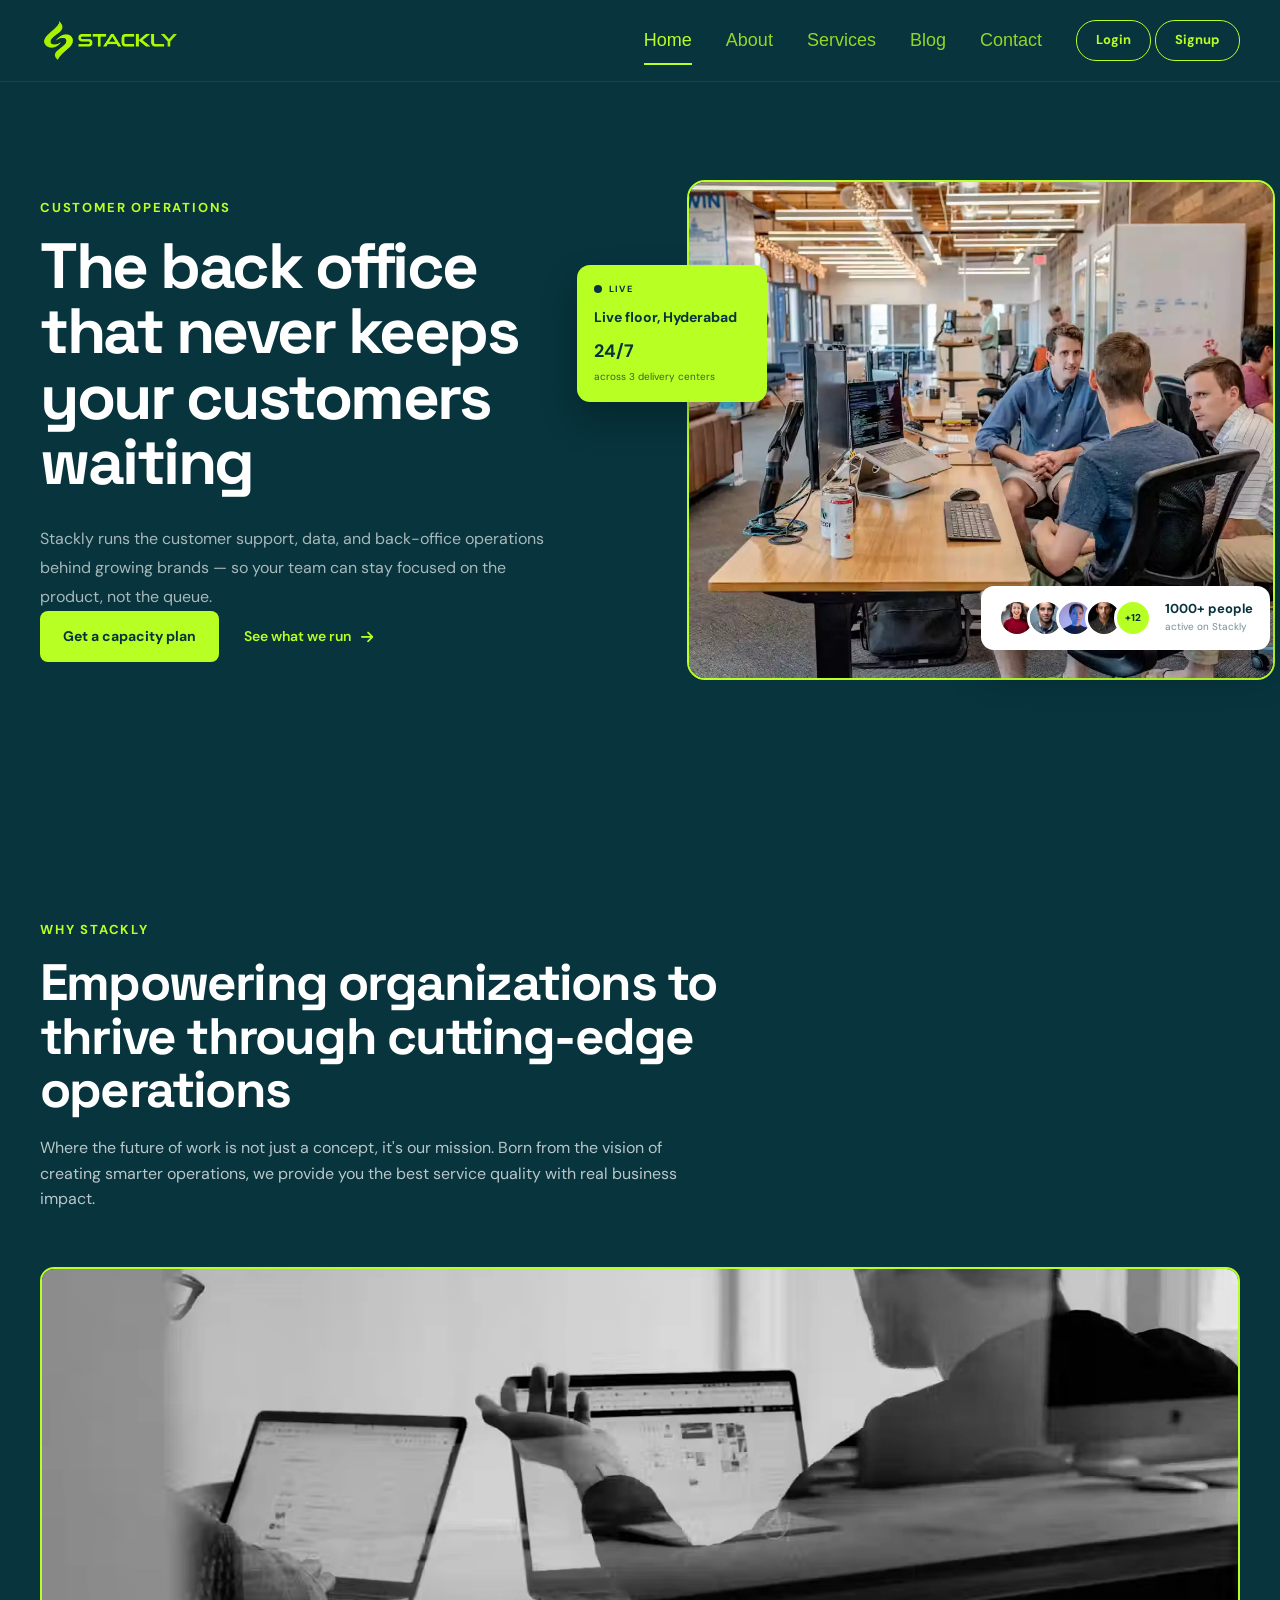
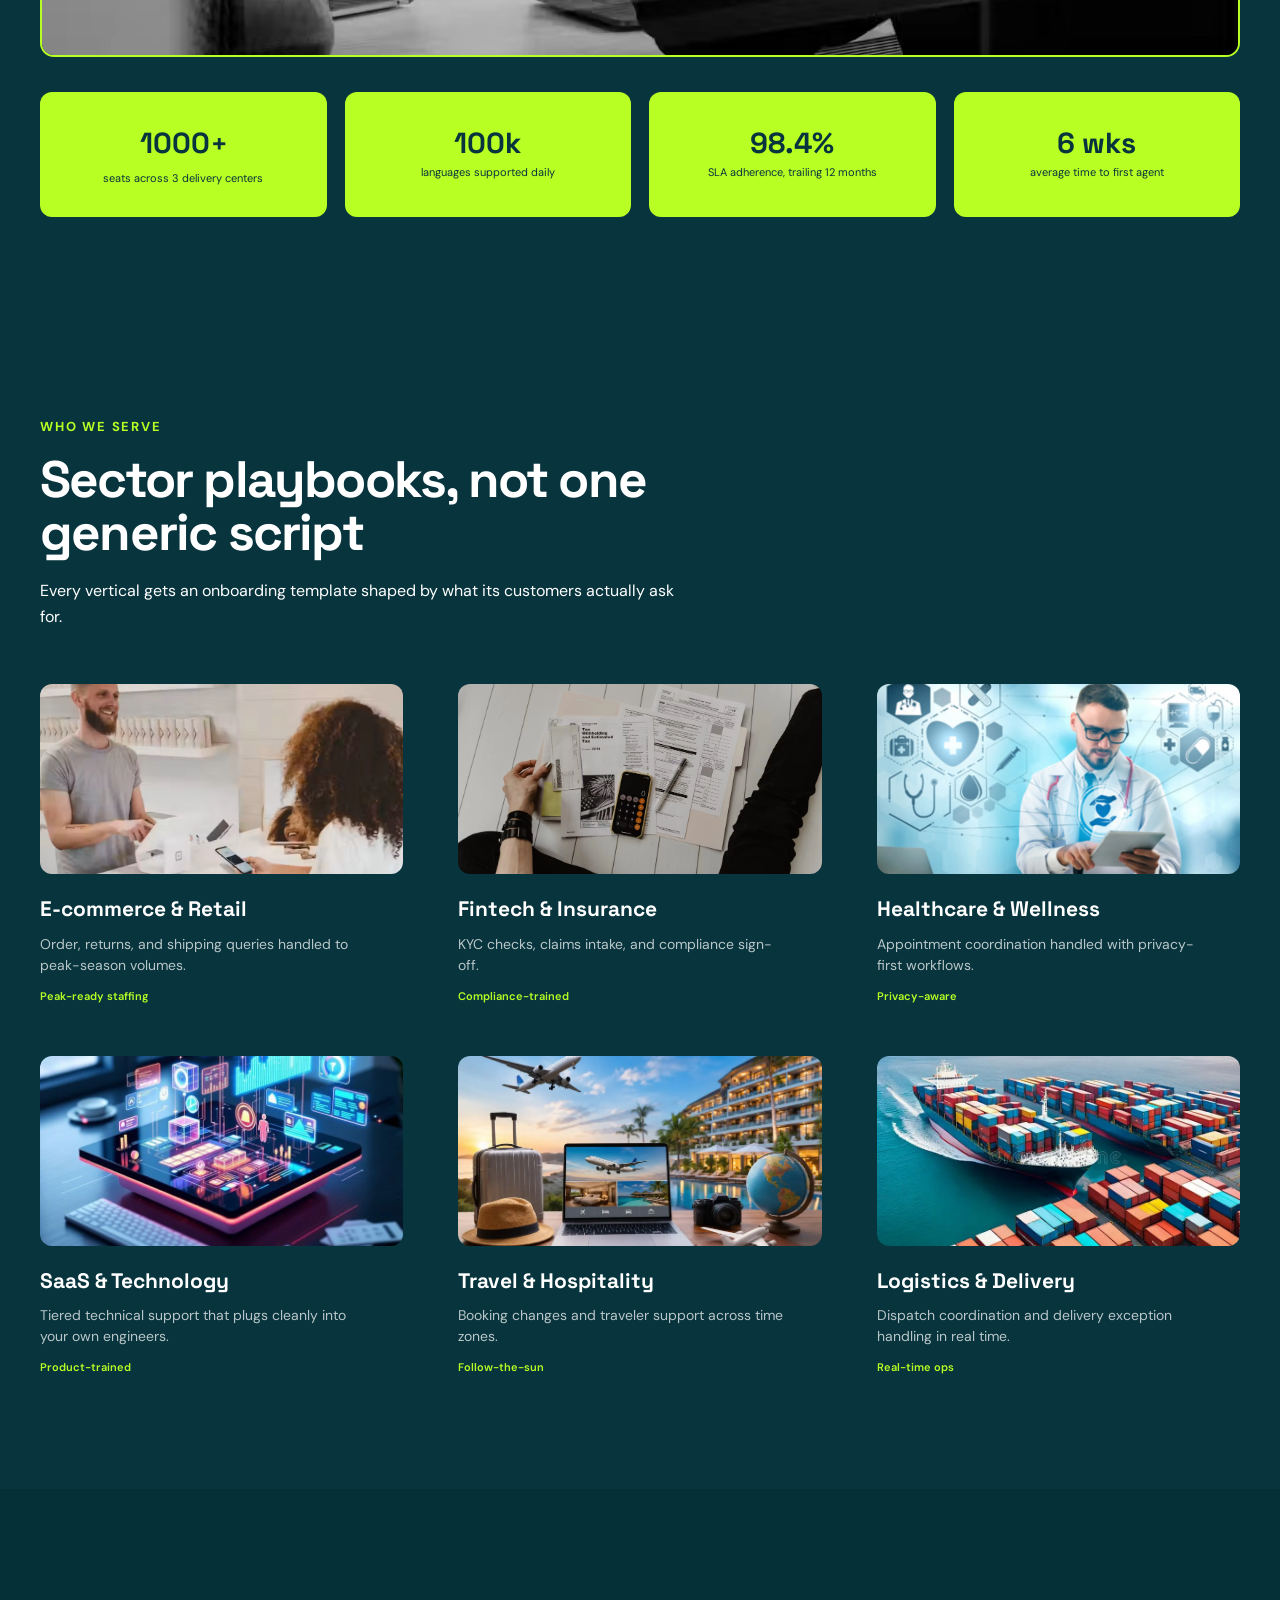
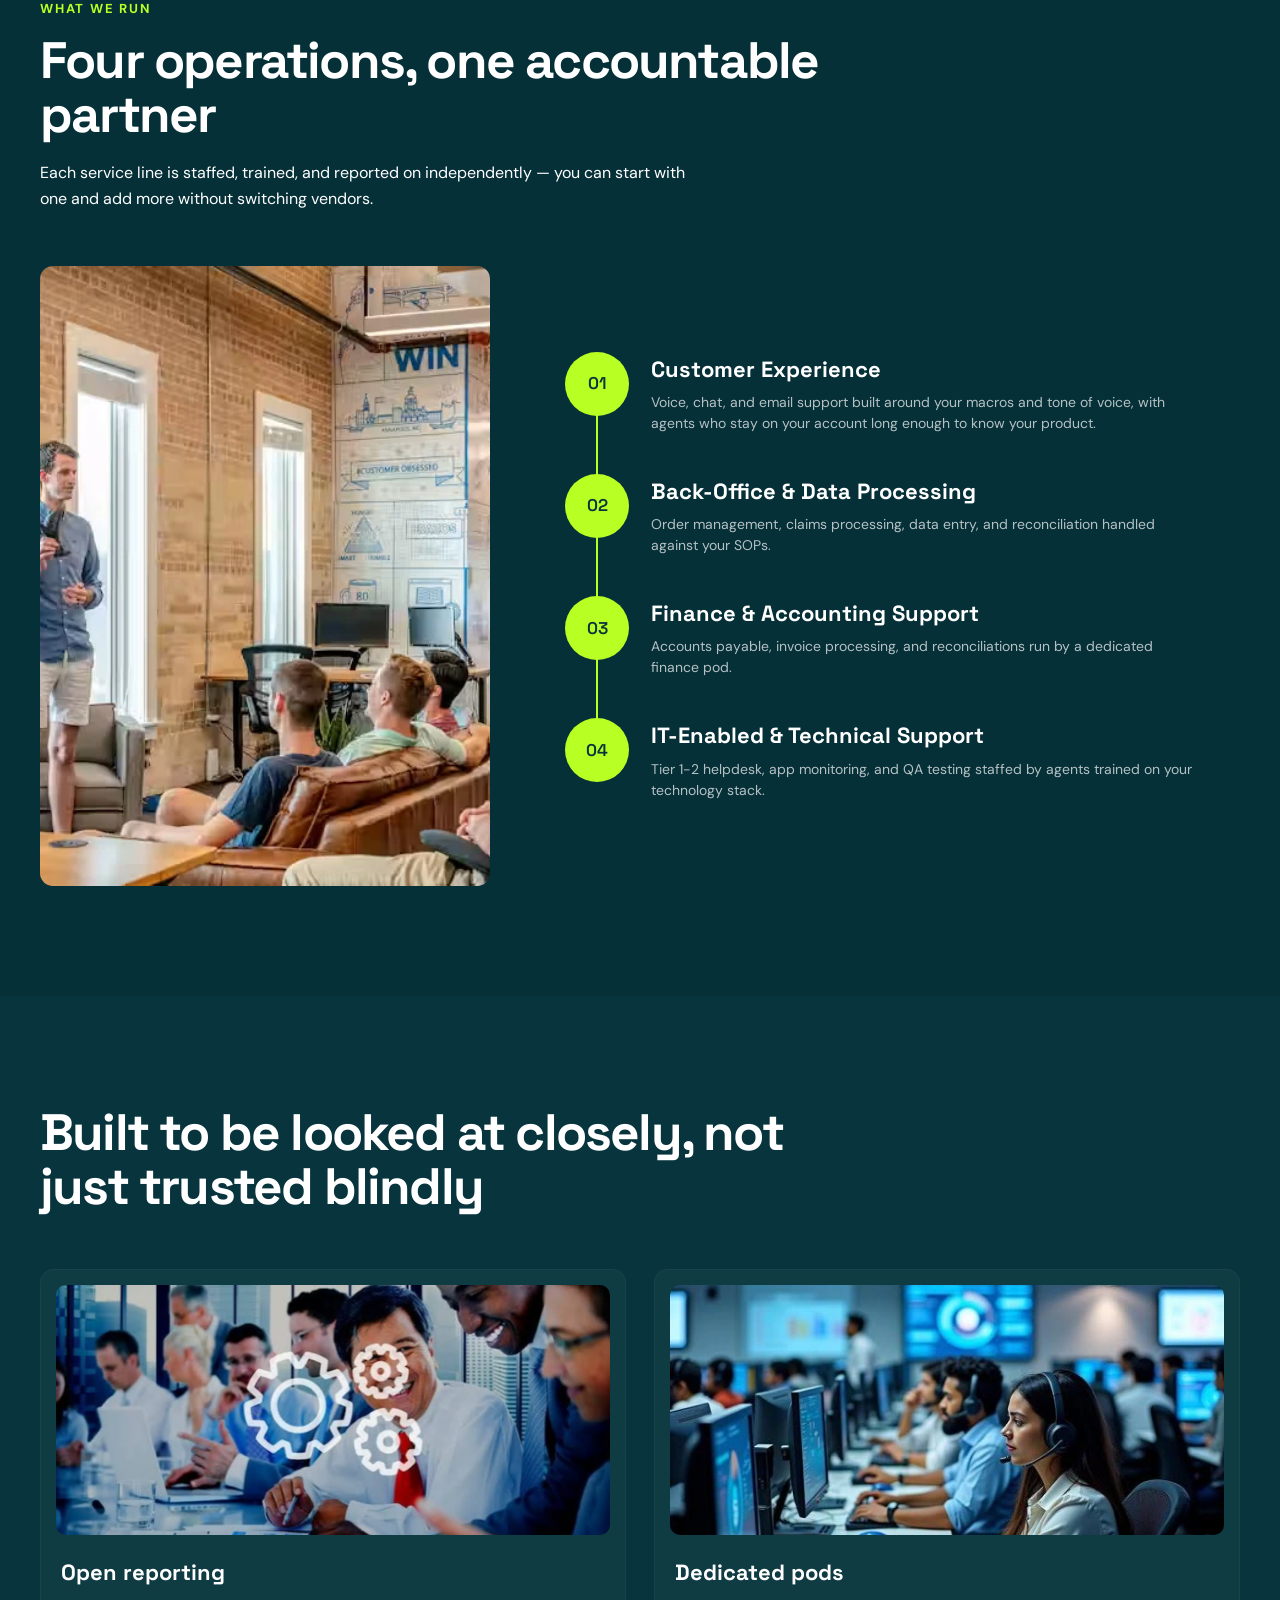
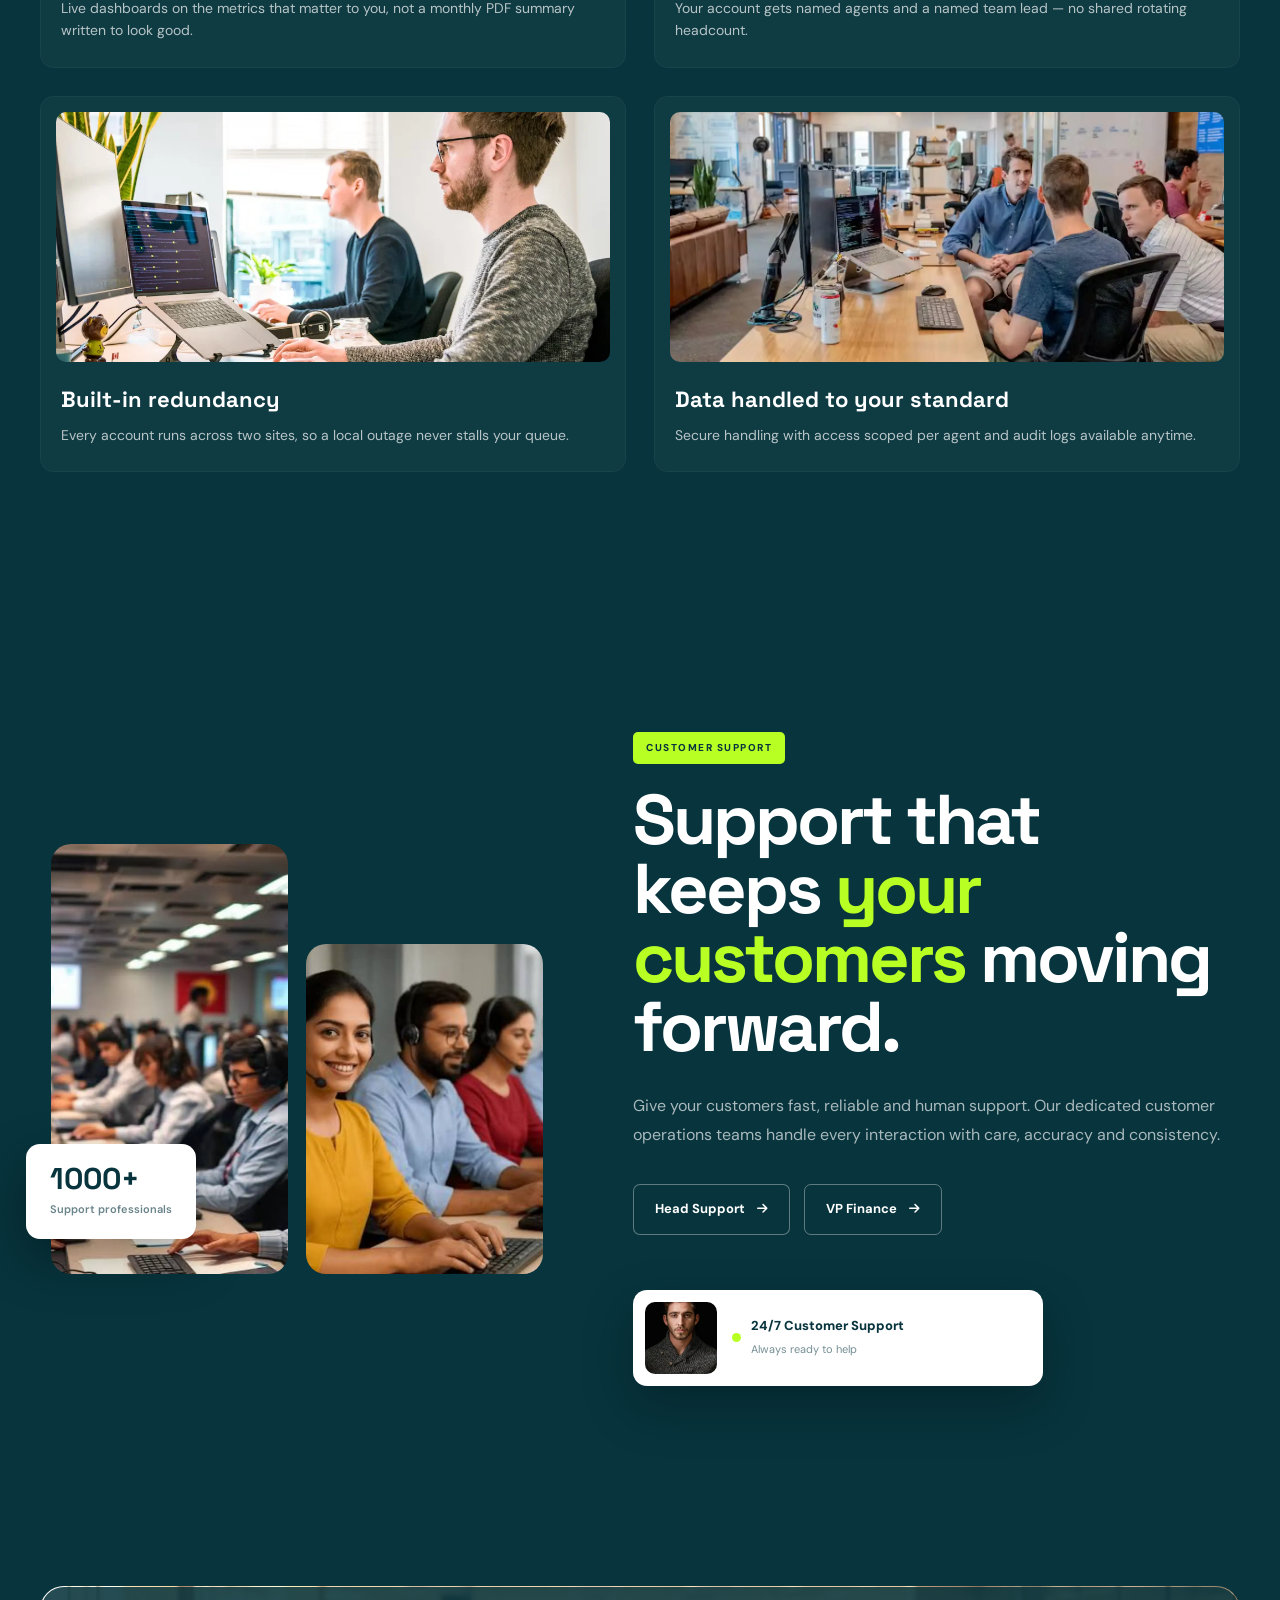
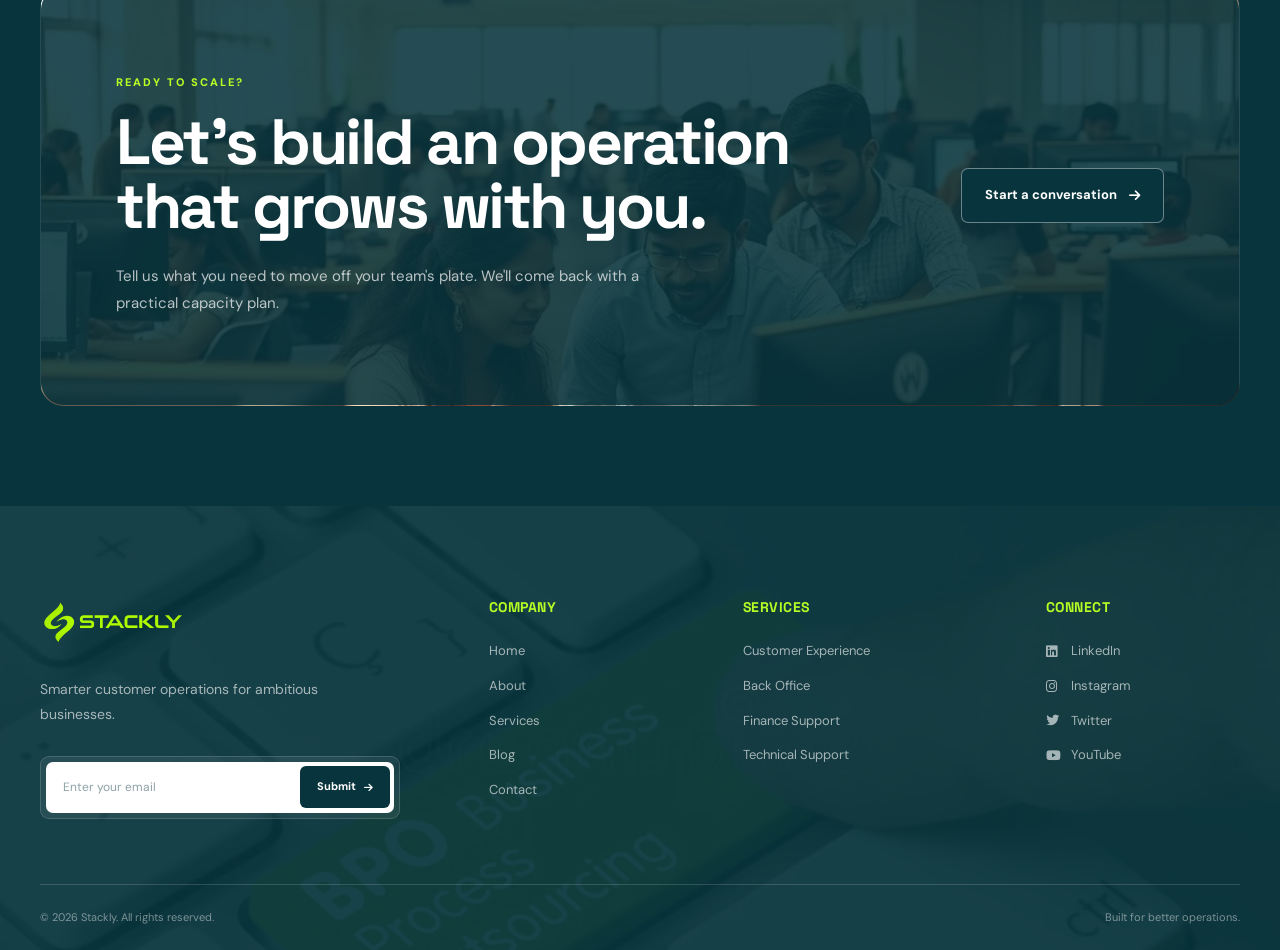
<file: index.html>
<!DOCTYPE html>
<html lang="en">
<head>
    <meta charset="UTF-8">
    <meta name="viewport" content="width=device-width, initial-scale=1.0">

    <title>Stackly | Business Process Outsourcing</title>

    <!-- Google Fonts -->
    <link rel="preconnect" href="https://fonts.googleapis.com">
    <link rel="preconnect" href="https://fonts.gstatic.com" crossorigin>
    <link href="https://fonts.googleapis.com/css2?family=DM+Sans:wght@400;500;600;700&family=Space+Grotesk:wght@400;500;600;700&display=swap" rel="stylesheet">

    <!-- Font Awesome -->
    <link rel="stylesheet"
          href="https://cdnjs.cloudflare.com/ajax/libs/font-awesome/6.5.2/css/all.min.css">

    <!-- AOS -->
    <link rel="stylesheet"
          href="https://unpkg.com/aos@2.3.1/dist/aos.css">

    <!-- CSS -->
    <link rel="stylesheet" href="css/styles.css">
</head>

<body>

<!-- ================= PRELOADER ================= -->
<div class="preloader" id="preloader">
    <div class="loader-logo">
        <span class="logo-symbol">
            <img 
                src="assets/logo img1.webp" 
                alt="Stackly" 
                class="logo-image"
            >
        </span>
    </div>
</div>

<!-- ================= HEADER ================= -->
<header class="header">

    <div class="container nav-container">

 <a href="index.html" class="logo" aria-label="Stackly Home">
    <img src="assets/logo img1.webp"alt="Stackly" class="logo-image">
</a>
        <nav class="nav-menu">

            <a href="index.html" class="nav-link active">Home</a>

            <a href="about.html" class="nav-link">About</a>

            <a href="services.html" class="nav-link">Services</a>
            
            <a href="blog.html" class="nav-link">Blog</a>
            <a href="contact.html" class="nav-link">Contact</a>

        

<div class="mobile-nav-actions">
    <a href="login.html" class="login-btn">Login</a>
    <a href="signup.html" class="signup-btn">Signup</a>
</div>
</nav>

        <button class="menu-toggle"
                aria-label="Open navigation menu"
                title="Open navigation menu">

            <span></span>
            <span></span>
            <span></span>

        </button>

    </div>

</header>


<main>


<!-- ================= HERO ================= -->
<section class="hero section" id="home">

    <div class="container">

        <div class="hero-grid">

            <!-- ================= LEFT CONTENT ================= -->
            <div class="hero-content" data-aos="fade-right">

                <p class="eyebrow">
                    CUSTOMER OPERATIONS
                </p>

                <h1>
                    The back office that never keeps your customers waiting
                </h1>

                <p class="hero-description">
                    Stackly runs the customer support, data, and back-office
                    operations behind growing brands — so your team can stay
                    focused on the product, not the queue.
                </p>

                <div class="hero-buttons">

                    <a href="404.html" class="primary-btn">
                        Get a capacity plan
                    </a>

                    <a href="404.html" class="text-btn">
                        See what we run
                        <i class="fa-solid fa-arrow-right"></i>
                    </a>

                </div>

            </div>


            <!-- ================= RIGHT VISUAL ================= -->
            <div class="hero-visual" data-aos="fade-left">

                <!-- LOCATION CARD - LEFT SIDE -->
                <div class="location-card"
                     data-aos="fade-right"
                     data-aos-delay="300">

                    <div class="location-top">
                        <span class="location-dot"></span>

                        <span class="location-live">
                            LIVE
                        </span>
                    </div>

                    <strong>
                        Live floor, Hyderabad
                    </strong>

                    <div class="location-info">
                        <b>24/7</b>
                        <span>across 3 delivery centers</span>
                    </div>

                </div>


                <!-- MAIN IMAGE -->
                <div class="hero-image">

                    <img
                        src="assets/img-2.webp"
                        alt="Customer support team working together"
                    >

                </div>


                <!-- USER DATA CARD -->
                <div class="user-data-card"
                     data-aos="fade-up"
                     data-aos-delay="500">

                    <div class="user-avatars">

                        <img src="assets/img-25.webp"alt="Team member">
                        <img src="assets/img-26.webp" alt="Team member">
                        <img src="assets/img-27.webp"alt="Team member">
                        <img src="assets/img-28.webp"  alt="Team member">

                        <span class="avatar-more">
                            +12
                        </span>

                    </div>

                    <div class="user-data-text">

                        <strong>
                            1000+ people
                        </strong>

                        <small>
                            active on Stackly
                        </small>

                    </div>

                </div>

            </div>

        </div>

    </div>

</section>


<!-- ================= ABOUT / TECHNOLOGY ================= -->

<section class="technology section" id="about">

    <div class="container">

        <div class="section-heading"
             data-aos="fade-up">

            <p class="eyebrow">
                WHY STACKLY
            </p>

            <h2>
                Empowering organizations to
                thrive through cutting-edge
                operations
            </h2>

            <p>
                Where the future of work is not just a concept,
                it's our mission. Born from the vision of creating
                smarter operations, we provide you the best service
                quality with real business impact.
            </p>

        </div>


        <div class="wide-image"
             data-aos="zoom-in">

            <img
                src="assets/img-3.webp"
                alt="Business team reviewing analytics"
            >

        </div>


        <!-- STATS -->

        <div class="stats-grid">

            <div class="stat-card" data-aos="fade-up">

                <strong class="counter"
                        data-target="1200">
                    1000
                </strong>

                <span>+</span>

                <p>
                    seats across 3 delivery centers
                </p>

            </div>


            <div class="stat-card"
                 data-aos="fade-up"
                 data-aos-delay="100">

                <strong class="counter"
                        data-target="11">
                    100k
                </strong>

                <p>
                    languages supported daily
                </p>

            </div>


            <div class="stat-card"
                 data-aos="fade-up"
                 data-aos-delay="200">

                <strong>98.4%</strong>

                <p>
                    SLA adherence, trailing 12 months
                </p>

            </div>


            <div class="stat-card"
                 data-aos="fade-up"
                 data-aos-delay="300">

                <strong>6 wks</strong>

                <p>
                    average time to first agent
                </p>

            </div>

        </div>

    </div>

</section>


<!-- ================= SECTORS ================= -->

<section class="sectors section">

    <div class="container">

        <div class="section-heading">

            <p class="eyebrow"
               data-aos="fade-up">
                WHO WE SERVE
            </p>

            <h2 data-aos="fade-up">
                Sector playbooks, not one generic script
            </h2>

            <p data-aos="fade-up">
                Every vertical gets an onboarding template shaped
                by what its customers actually ask for.
            </p>

        </div>


        <div class="sector-grid">


            <!-- CARD 1 -->

            <article class="sector-card"
                     data-aos="fade-up">

                <div class="sector-image">

                    <img
                        src="assets/img-4.webp"
                        alt="E-commerce customer experience"
                    >

                </div>

                <h3>E-commerce & Retail</h3>

                <p>
                    Order, returns, and shipping queries
                    handled to peak-season volumes.
                </p>

                <span>Peak-ready staffing</span>

            </article>


            <!-- CARD 2 -->

            <article class="sector-card"
                     data-aos="fade-up"
                     data-aos-delay="100">

                <div class="sector-image">

                    <img
                        src="assets/img-22.webp"
                        alt="Finance documentation"
                    >

                </div>

                <h3>Fintech & Insurance</h3>

                <p>
                    KYC checks, claims intake, and
                    compliance sign-off.
                </p>

                <span>Compliance-trained</span>

            </article>


            <!-- CARD 3 -->

            <article class="sector-card"
                     data-aos="fade-up"
                     data-aos-delay="200">

                <div class="sector-image">

                    <img
                        src="assets/img-6.webp"
                        alt="Healthcare professional"
                    >

                </div>

                <h3>Healthcare & Wellness</h3>

                <p>
                    Appointment coordination handled
                    with privacy-first workflows.
                </p>

                <span>Privacy-aware</span>

            </article>


            <!-- CARD 4 -->

            <article class="sector-card"
                     data-aos="fade-up">

                <div class="sector-image">

                    <img
                        src="assets/img-7.webp"
                        alt="Technology infrastructure"
                    >

                </div>

                <h3>SaaS & Technology</h3>

                <p>
                    Tiered technical support that plugs
                    cleanly into your own engineers.
                </p>

                <span>Product-trained</span>

            </article>


            <!-- CARD 5 -->

            <article class="sector-card"
                     data-aos="fade-up"
                     data-aos-delay="100">

                <div class="sector-image">

                    <img
                        src="assets/img-8.webp"
                        alt="Travel destination"
                    >

                </div>

                <h3>Travel & Hospitality</h3>

                <p>
                    Booking changes and traveler
                    support across time zones.
                </p>

                <span>Follow-the-sun</span>

            </article>


            <!-- CARD 6 -->

            <article class="sector-card"
                     data-aos="fade-up"
                     data-aos-delay="200">

                <div class="sector-image">

                    <img
                        src="assets/img-9.webp"
                        alt="Logistics shipping containers"
                    >

                </div>

                <h3>Logistics & Delivery</h3>

                <p>
                    Dispatch coordination and delivery
                    exception handling in real time.
                </p>

                <span>Real-time ops</span>

            </article>

        </div>

    </div>

</section>





<!-- ================= SERVICES ================= -->

<section class="services section" id="services">

    <div class="container">

        <div class="section-heading">

            <p class="eyebrow"
               data-aos="fade-up">
                WHAT WE RUN
            </p>

            <h2 data-aos="fade-up">
                Four operations, one accountable partner
            </h2>

            <p data-aos="fade-up">
                Each service line is staffed, trained, and reported
                on independently — you can start with one and add
                more without switching vendors.
            </p>

        </div>


        <div class="operations-layout">

            <!-- IMAGE -->

            <div class="operations-image"
                 data-aos="fade-right">

                <img
                    src="assets/img-24.webp"
                    alt="Business operations meeting"
                >

            </div>


            <!-- TIMELINE -->

            <div class="operations-list"
                 data-aos="fade-left">

                <div class="operation-item">

                    <div class="operation-number">01</div>

                    <div>

                        <h3>Customer Experience</h3>

                        <p>
                            Voice, chat, and email support built around
                            your macros and tone of voice, with agents
                            who stay on your account long enough to
                            know your product.
                        </p>

                    </div>

                </div>


                <div class="operation-item">

                    <div class="operation-number">02</div>

                    <div>

                        <h3>Back-Office & Data Processing</h3>

                        <p>
                            Order management, claims processing,
                            data entry, and reconciliation handled
                            against your SOPs.
                        </p>

                    </div>

                </div>


                <div class="operation-item">

                    <div class="operation-number">03</div>

                    <div>

                        <h3>Finance & Accounting Support</h3>

                        <p>
                            Accounts payable, invoice processing,
                            and reconciliations run by a dedicated
                            finance pod.
                        </p>

                    </div>

                </div>


                <div class="operation-item">

                    <div class="operation-number">04</div>

                    <div>

                        <h3>IT-Enabled & Technical Support</h3>

                        <p>
                            Tier 1-2 helpdesk, app monitoring, and
                            QA testing staffed by agents trained
                            on your technology stack.
                        </p>

                    </div>

                </div>

            </div>

        </div>

    </div>

</section>


<!-- ================= TRUST ================= -->

<section class="trust section" id="blog">

    <div class="container">

        <div class="section-heading">

            <h2 data-aos="fade-up">
                Built to be looked at closely,
                not just trusted blindly
            </h2>

        </div>


        <div class="trust-grid">


            <article class="trust-card"
                     data-aos="fade-up">

                <img
                    src="assets/img-12.webp"
                    alt="Business analytics dashboard"
                >

                <div class="trust-content">

                    <h3>Open reporting</h3>

                    <p>
                        Live dashboards on the metrics that matter
                        to you, not a monthly PDF summary written
                        to look good.
                    </p>

                </div>

            </article>


            <article class="trust-card"
                     data-aos="fade-up"
                     data-aos-delay="100">

                <img
                    src="assets/img-11.webp"
                    alt="Dedicated business team"
                >

                <div class="trust-content">

                    <h3>Dedicated pods</h3>

                    <p>
                        Your account gets named agents and a named
                        team lead — no shared rotating headcount.
                    </p>

                </div>

            </article>


            <article class="trust-card"
                     data-aos="fade-up"
                     data-aos-delay="200">

                <img
                    src="assets/img-23.webp"
                    alt="Business performance review"
                >

                <div class="trust-content">

                    <h3>Built-in redundancy</h3>

                    <p>
                        Every account runs across two sites, so a
                        local outage never stalls your queue.
                    </p>

                </div>

            </article>


            <article class="trust-card"
                     data-aos="fade-up"
                     data-aos-delay="300">

                <img
                    src="assets/img-2.webp"
                    alt="Modern business office"
                >

                <div class="trust-content">

                    <h3>Data handled to your standard</h3>

                    <p>
                        Secure handling with access scoped per
                        agent and audit logs available anytime.
                    </p>

                </div>

            </article>

        </div>

    </div>

</section>

<section class="hero-section">
  <div class="hero-container">

    <!-- LEFT IMAGE GRID -->
    <div class="hero-left">

      <div class="image-grid">

        <div class="grid-image image-one">
          <img
            src="assets/img-13.webp"
            alt="Customer support team"
          >
        </div>

        <div class="grid-image image-two">
          <img
            src="assets/img-15.webp"
            alt="Customer service professional"
          >
        </div>

      </div>

      <!-- STAT -->
      <div class="left-stat">
        <strong>1000+</strong>
        <span>Support professionals</span>
      </div>

    </div>


    <!-- RIGHT CONTENT -->
    <div class="hero-right">

      <span class="hero-tag">CUSTOMER SUPPORT</span>

      <h1>
        Support that keeps
        <span>your customers</span>
        moving forward.
      </h1>

      <p class="hero-description">
        Give your customers fast, reliable and human support.
        Our dedicated customer operations teams handle every
        interaction with care, accuracy and consistency.
      </p>


      <!-- BUTTONS -->
      <div class="hero-actions">

        <a href="404.html" class="hero-btn">
          Head Support
          <i class="fa-solid fa-arrow-right"></i>
        </a>

        <a href="404.html" class="hero-btn secondary-btn">
          VP Finance
          <i class="fa-solid fa-arrow-right"></i>
        </a>

      </div>


      <!-- SUPPORT CARD -->
      <div class="support-card">

        <div class="support-image">
          <img
            src="assets/img-28.webp"
            alt="Customer support specialist"
          >
        </div>

        <div class="support-info">

          <span class="live-dot"></span>

          <div>
            <strong>24/7 Customer Support</strong>
            <small>Always ready to help</small>
          </div>

        </div>

      </div>

    </div>

  </div>
</section>




<!-- ================= CTA ================= -->

<section class="cta-section section" id="contact">

    <div class="container">

        <div class="cta-box" data-aos="zoom-in">

            <div class="cta-content">

                <p class="eyebrow">
                    READY TO SCALE?
                </p>

                <h2>
                    Let's build an operation
                    that grows with you.
                </h2>

                <p>
                    Tell us what you need to move off your team's plate.
                    We'll come back with a practical capacity plan.
                </p>

            </div>

            <a href="404.html" class="primary-btn dark-btn">
                Start a conversation
                <i class="fa-solid fa-arrow-right"></i>
            </a>

        </div>

    </div>

</section>

</main>


<!-- ================= FOOTER ================= -->

<footer class="footer">

    <div class="footer-overlay"></div>

    <div class="container footer-container">

        <div class="footer-grid">

            <!-- ================= BRAND ================= -->

            <div class="footer-brand">

                <a href="index.html"
                   class="footer-logo-link"
                   aria-label="Stackly Home">

                    <img
                        src="./assets/logo img1.webp"
                        alt="Stackly"
                        class="footer-logo"
                    >

                </a>

                <p class="footer-description">
                    Smarter customer operations for
                    ambitious businesses.
                </p>


                <!-- NEWSLETTER -->

                <div class="newsletter-box"> 


            <form class="newsletter-form" id="newsletterForm" novalidate>

              <label for="footer-email" class="sr-only">
                  Email address
                       </label>

               <input
                      id="footer-email"
                     name="email"
                     type="email"
                     placeholder="Enter your email"
                       aria-label="Enter your email"
                          autocomplete="email"
                     required
                       >

                 <button type="submit">
               <span>Submit</span>
            <i class="fa-solid fa-arrow-right"></i>
               </button>

               </form>
                </div>

            </div>


            <!-- ================= COMPANY ================= -->

            <div class="footer-column">

                <h4>COMPANY</h4>

                <a href="index.html">Home</a>
                <a href="about.html">About</a>
                <a href="services.html">Services</a>
                <a href="blog.html">Blog</a>
                <a href="contact.html">Contact</a>

            </div>


            <!-- ================= SERVICES ================= -->

            <div class="footer-column">

                <h4>SERVICES</h4>

                <a href="404.html">Customer Experience</a>
                <a href="404.html">Back Office</a>
                <a href="404.html">Finance Support</a>
                <a href="404.html">Technical Support</a>

            </div>


            <!-- ================= CONNECT ================= -->

            <div class="footer-column">

                <h4>CONNECT</h4>

                <a href="404.html" aria-label="LinkedIn">
                    <i class="fa-brands fa-linkedin"></i>
                    <span>LinkedIn</span>
                </a>

                <a href="404.html" aria-label="Instagram">
                    <i class="fa-brands fa-instagram"></i>
                    <span>Instagram</span>
                </a>

               <a href="404.html" aria-label="Twitter" title="Twitter">
             <i class="fa-brands fa-twitter"></i>
                 <span>Twitter</span>
                   </a>
                <a href="404.html" aria-label="YouTube">
                  <i class="fa-brands fa-youtube"></i>
                           <span>YouTube</span>
                             </a>

            </div>

        </div>


        <!-- ================= FOOTER BOTTOM ================= -->

        <div class="footer-bottom">

            <p>
                © 2026 Stackly. All rights reserved.
            </p>

            <p>
                Built for better operations.
            </p>

        </div>

    </div>

</footer>


<!-- ================= AOS ================= -->

<script src="https://unpkg.com/aos@2.3.1/dist/aos.js"></script>

<!-- ================= GSAP ================= -->

<script src="https://cdnjs.cloudflare.com/ajax/libs/gsap/3.12.5/gsap.min.js"></script>

<!-- ================= JS ================= -->

<script src="js/script.js"></script>

</body>
</html>
</file>
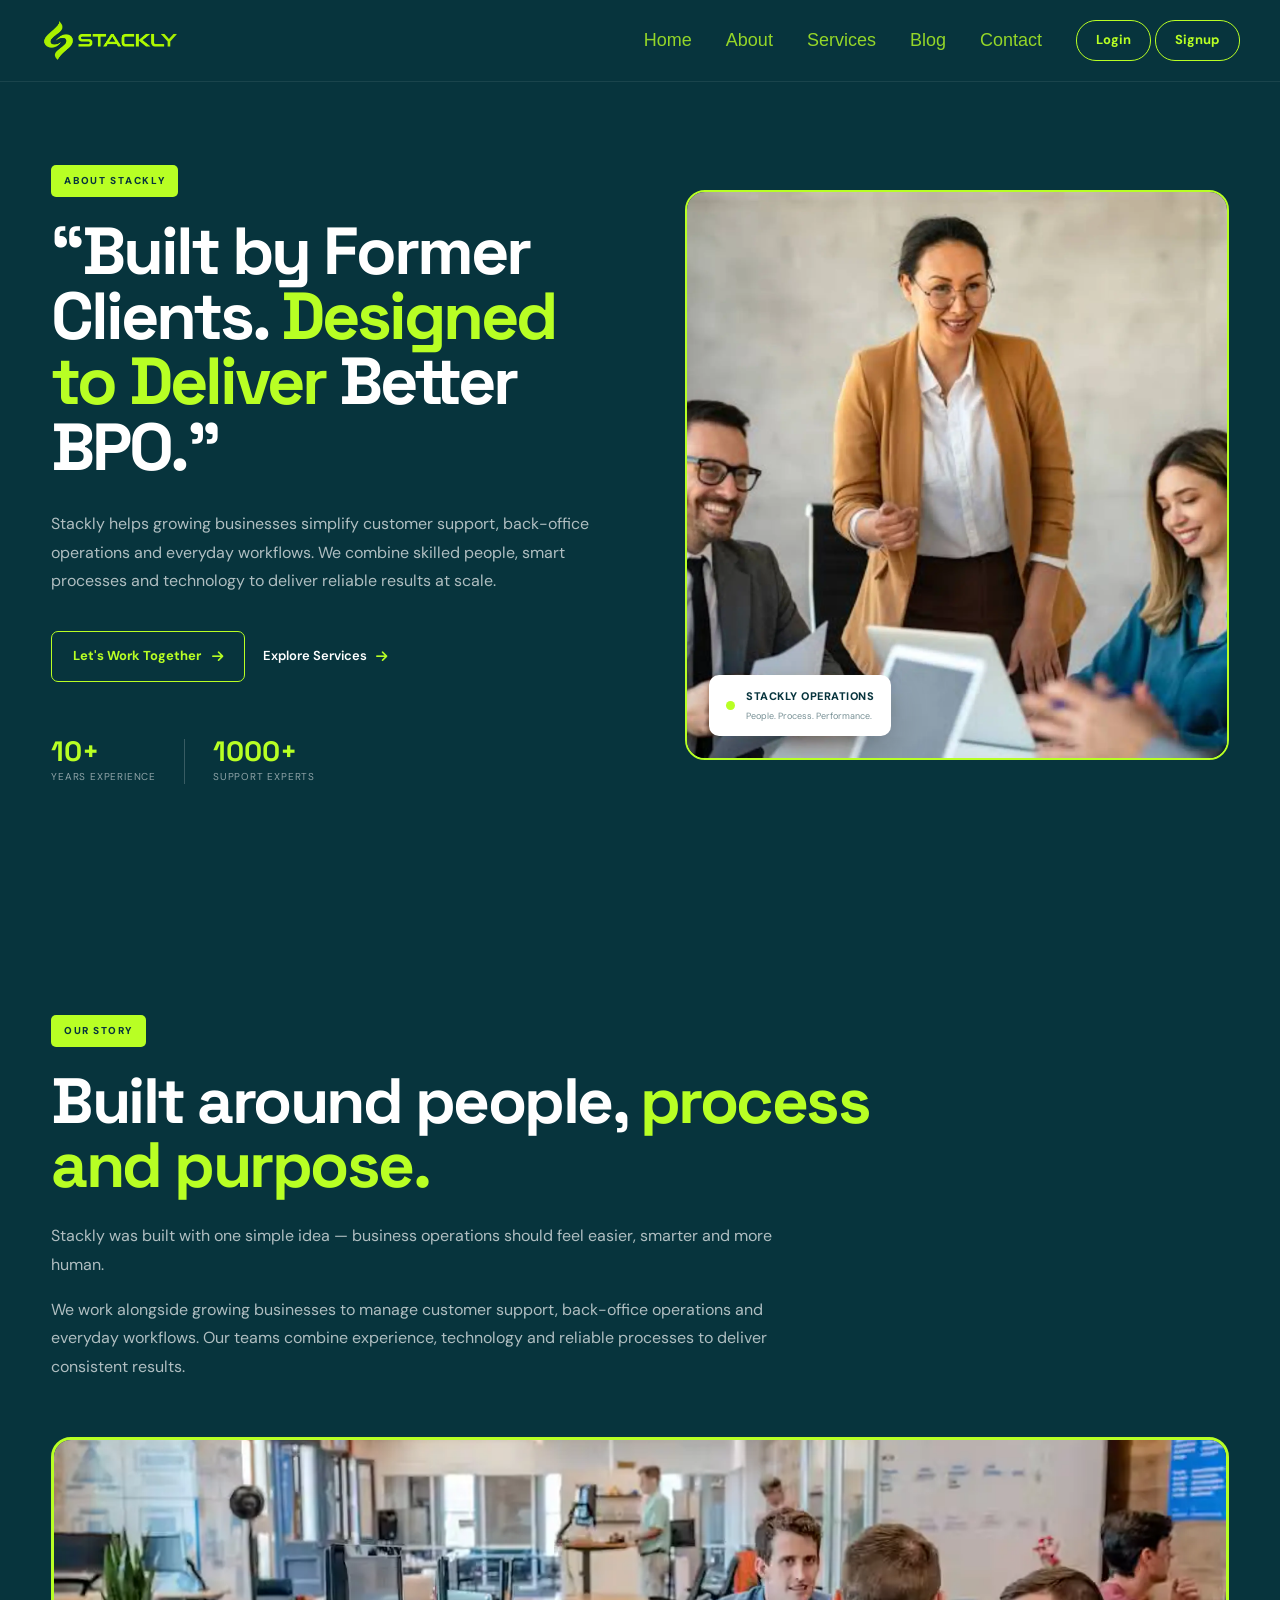
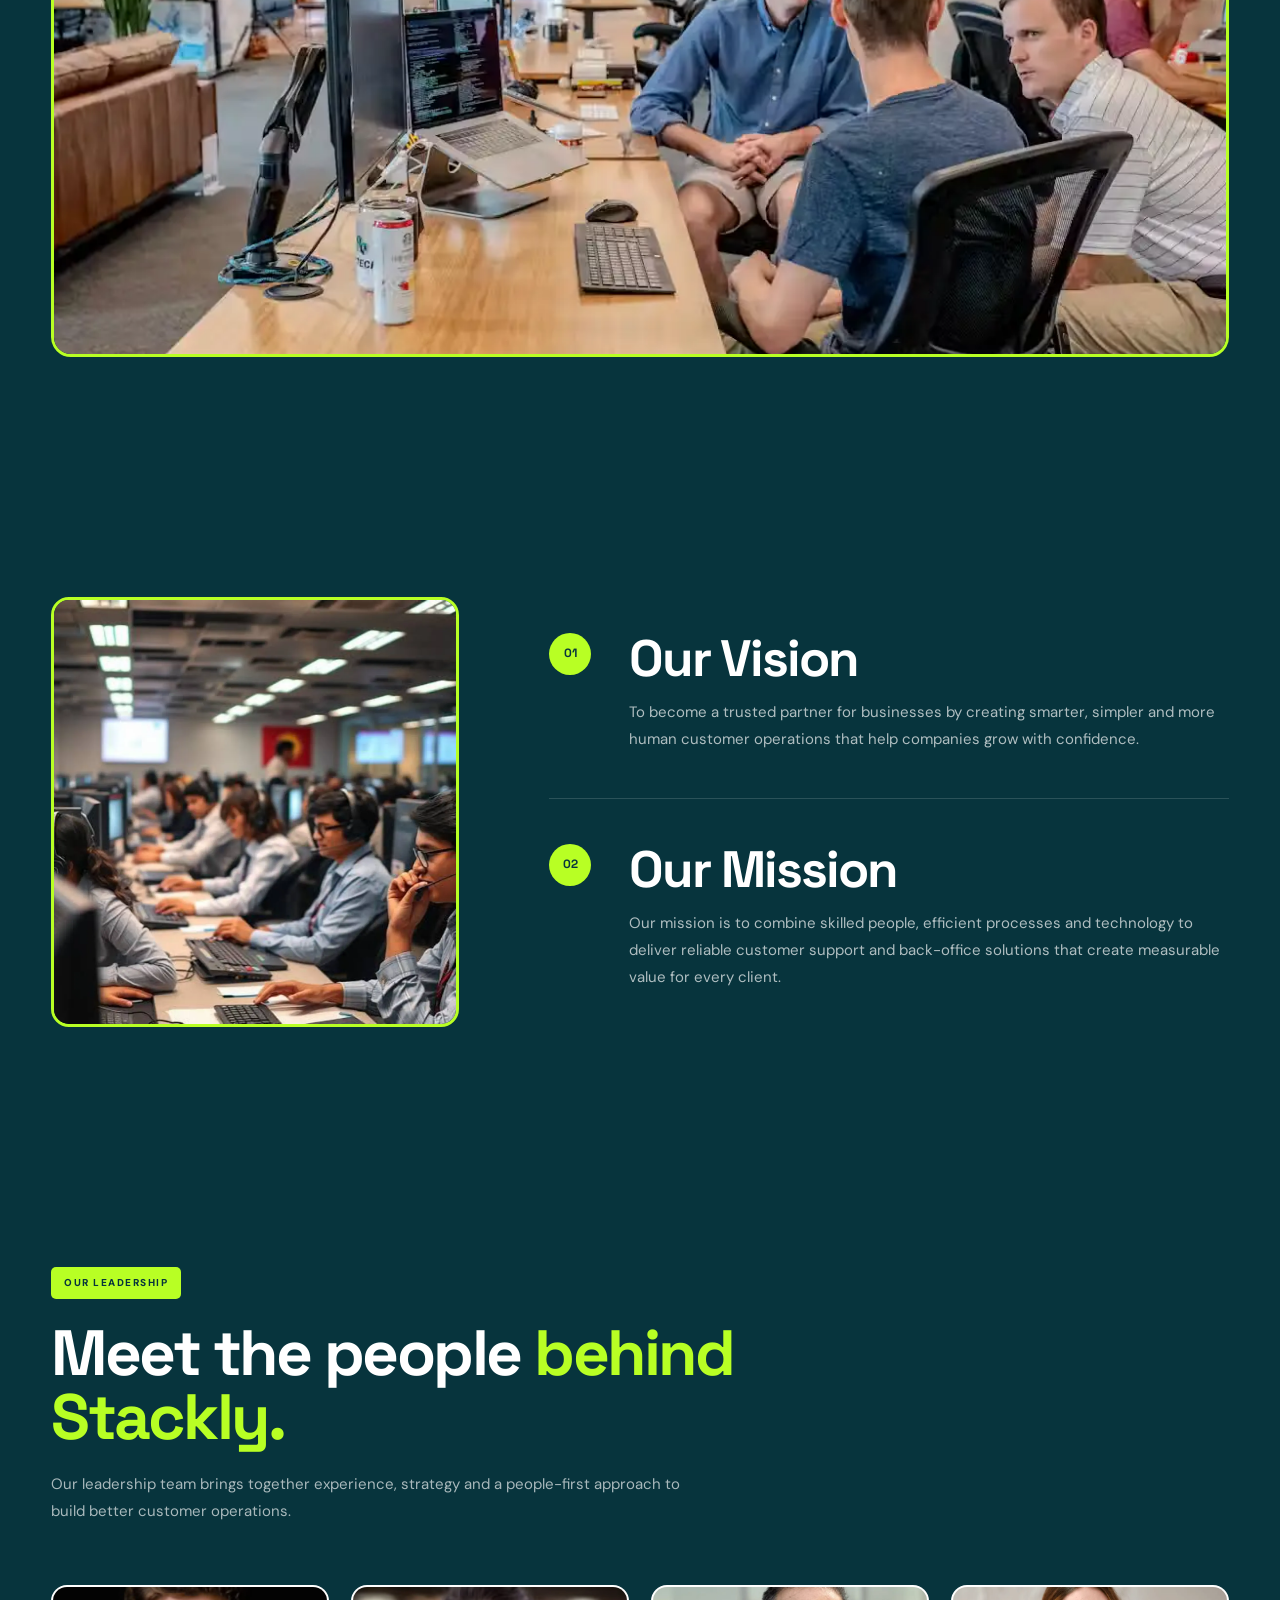
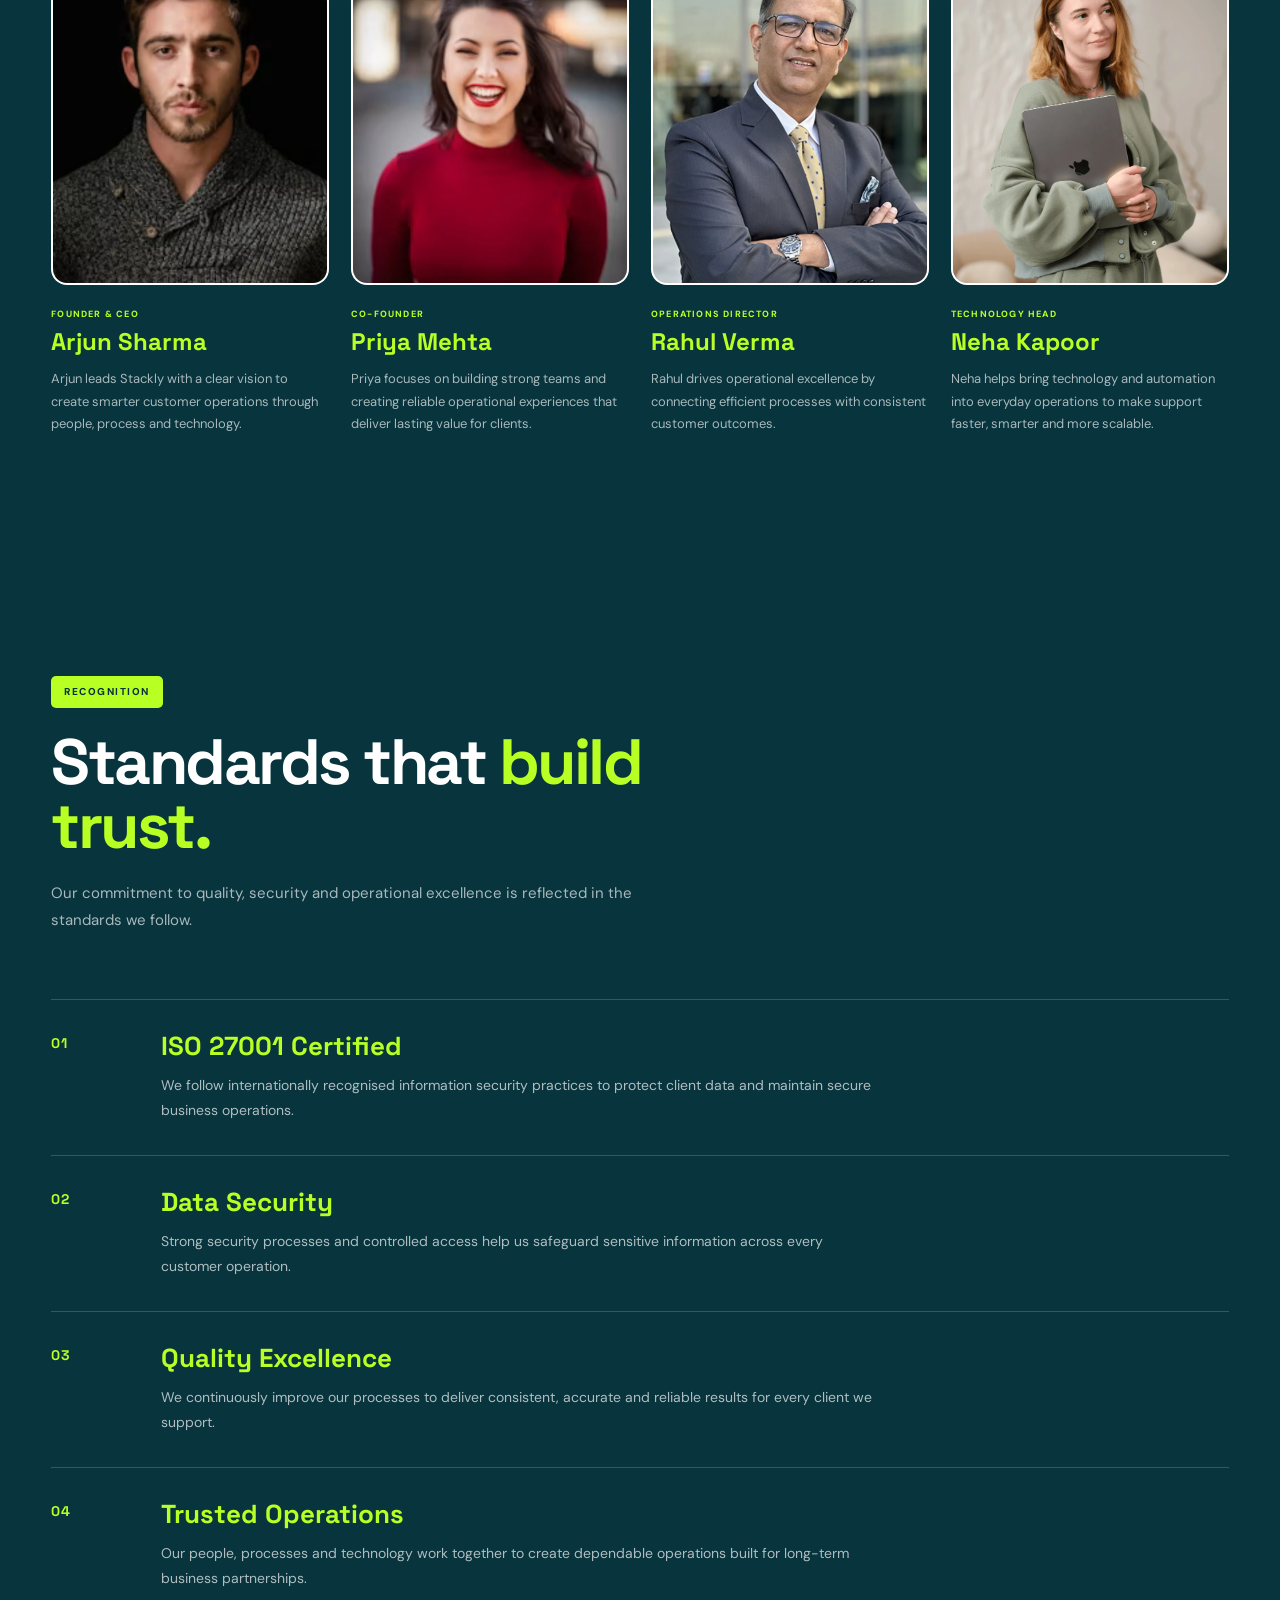
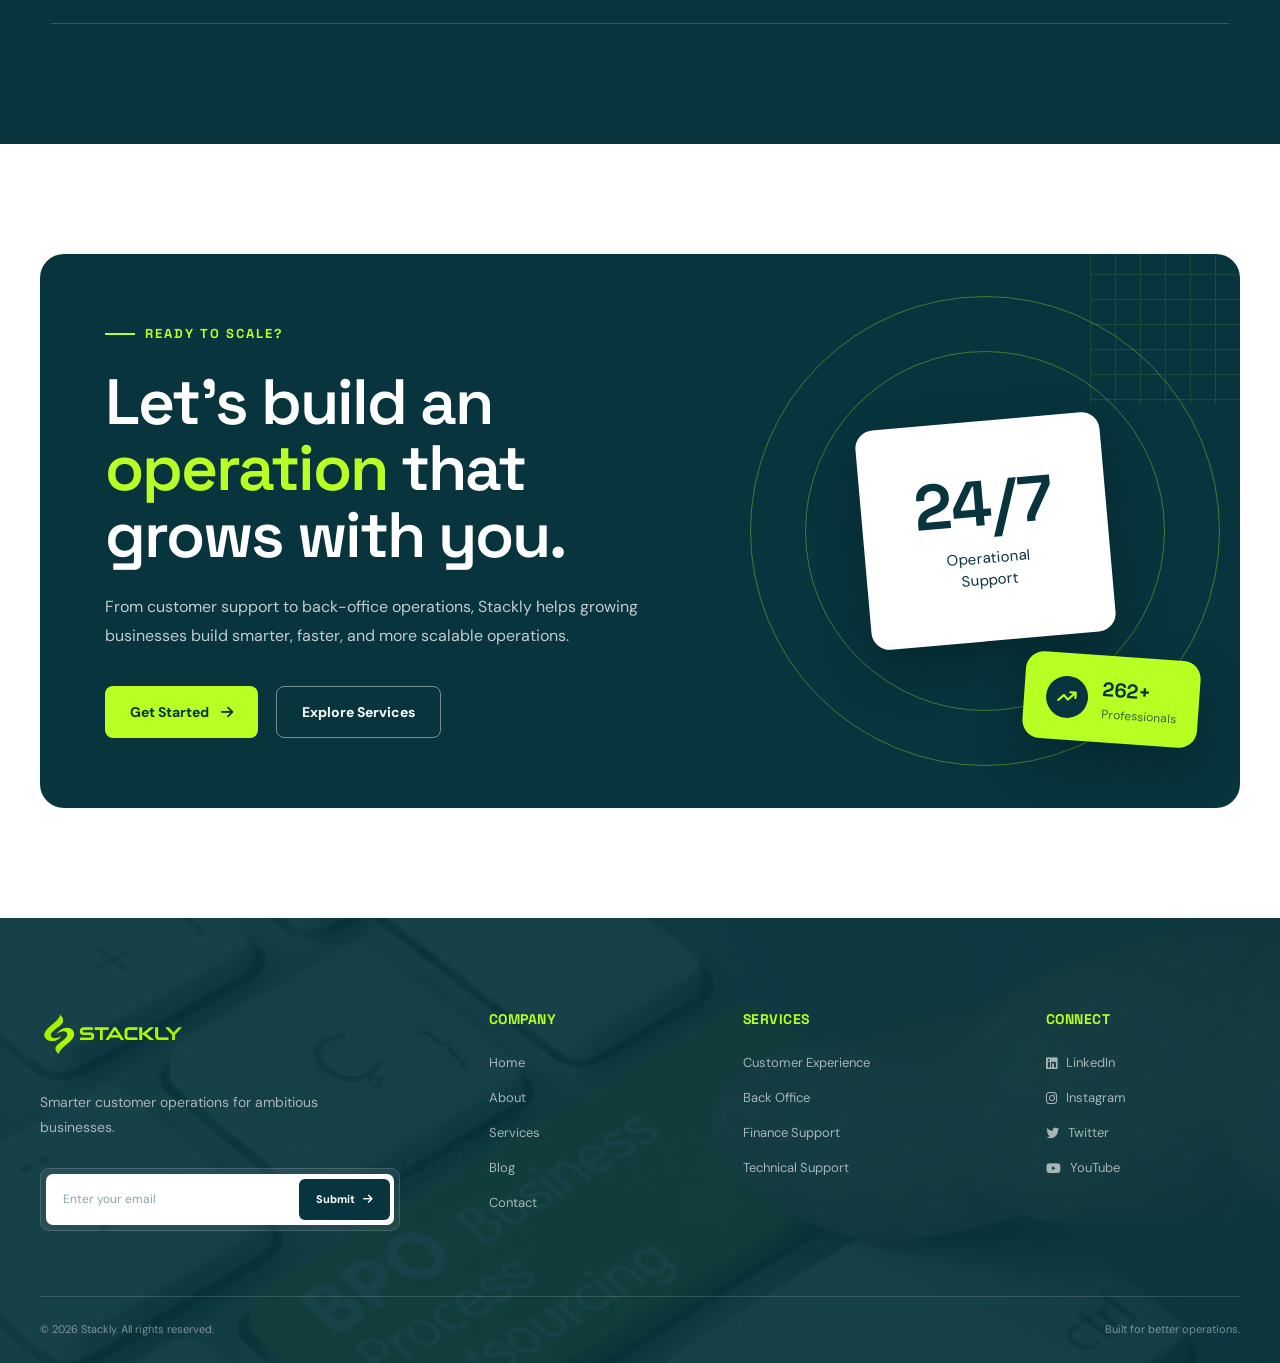
<file: about.html>
<!DOCTYPE html>
<html lang="en">
<head>
    <meta charset="UTF-8">
    <meta name="viewport" content="width=device-width, initial-scale=1.0">

    <title>Stackly | Business Process Outsourcing</title>

    <!-- Google Fonts -->
    <link rel="preconnect" href="https://fonts.googleapis.com">
    <link rel="preconnect" href="https://fonts.gstatic.com" crossorigin>
    <link href="https://fonts.googleapis.com/css2?family=DM+Sans:wght@400;500;600;700&family=Space+Grotesk:wght@400;500;600;700&display=swap" rel="stylesheet">

    <!-- Font Awesome -->
    <link rel="stylesheet"
          href="https://cdnjs.cloudflare.com/ajax/libs/font-awesome/6.5.2/css/all.min.css">

    <!-- AOS -->
    <link rel="stylesheet"
          href="https://unpkg.com/aos@2.3.1/dist/aos.css">

    <!-- CSS -->
    <link rel="stylesheet" href="css/about.css">
</head>

<body>

<!-- ================= PRELOADER ================= -->
<div class="preloader" id="preloader">
    <div class="loader-logo">
        <span class="logo-symbol">
            <img 
                src="assets/logo img1.webp" 
                alt="Stackly" 
                class="logo-image"
            >
        </span>
    </div>
</div>


<!-- ================= HEADER ================= -->
<header class="header">

    <div class="container nav-container">

        <!-- LOGO -->
        <a href="index.html" class="logo" aria-label="Stackly Home">
            <img src="assets/logo img1.webp"
                 alt="Stackly"
                 class="logo-image">
        </a>

        <!-- MOBILE TOGGLE -->
        <button
            class="menu-toggle"
            id="menuToggle"
            type="button"
            aria-label="Open navigation menu"
            aria-expanded="false"
            title="Open navigation menu">

            <span></span>
            <span></span>
            <span></span>

        </button>

<nav class="nav-menu" id="navMenu">

   
            <a href="index.html" class="nav-link ">Home</a>

            <a href="about.html" class="nav-link active">About</a>

            <a href="services.html" class="nav-link">Services</a>
            
            <a href="blog.html" class="nav-link">Blog</a>
            <a href="contact.html" class="nav-link">Contact</a>

        
    <!-- MOBILE LOGIN + SIGNUP -->
    <div class="mobile-nav-actions">
        <a href="login.html" class="login-btn">Login</a>
        <a href="signup.html" class="signup-btn">Signup</a>
    </div>

</nav>

        <!-- DESKTOP LOGIN / SIGNUP -->
        <!-- <div class="nav-actions">

            <a href="login.html" class="login-btn">
                Login
            </a>

            <a href="signup.html" class="signup-btn">
                Signup
            </a>

        </div> -->

    </div>

</header>

<!-- =====================================================
     STACKLY BPO — ABOUT HERO
===================================================== -->

<section class="about-hero" id="about">

    <div class="about-hero-container">

        <!-- LEFT CONTENT -->
        <div class="about-hero-content" data-aos="fade-right">

            <span class="about-eyebrow">
                ABOUT STACKLY
            </span>

            <h1>
              “Built by Former Clients. 
                <span> Designed to Deliver </span>
                Better BPO.”
            </h1>

            <p>
                Stackly helps growing businesses simplify customer
                support, back-office operations and everyday workflows.
                We combine skilled people, smart processes and
                technology to deliver reliable results at scale.
            </p>

            <div class="about-hero-actions">

                <a href="404.html" class="about-primary-btn">
                    Let's Work Together
                    <i class="fa-solid fa-arrow-right"></i>
                </a>

                <a href="404.html" class="about-text-btn">
                    Explore Services
                    <i class="fa-solid fa-arrow-right"></i>
                </a>

            </div>

            <div class="about-mini-info">

                <div class="mini-item">
                    <strong>10+</strong>
                    <span>Years Experience</span>
                </div>

                <div class="mini-line"></div>

                <div class="mini-item">
                    <strong>1000+</strong>
                    <span>Support Experts</span>
                </div>

            </div>

        </div>


        <!-- RIGHT IMAGE ONLY -->
        <div class="about-hero-image" data-aos="fade-left">

            <img
                src="assets/img-10.webp"
                alt="Stackly customer operations team"
            >

            <div class="image-label">
                <span class="image-dot"></span>
                <div>
                    <strong>STACKLY OPERATIONS</strong>
                    <small>People. Process. Performance.</small>
                </div>
            </div>

        </div>

    </div>

</section>


<!-- =====================================================
     OUR STORY
===================================================== -->

<section class="story-section" id="story">

    <div class="story-container">

        <!-- HEADING + CONTENT -->
        <div class="story-content" data-aos="fade-up">

            <span class="story-eyebrow">OUR STORY</span>

            <h2>
                Built around people,
                <span>process and purpose.</span>
            </h2>

            <p>
                Stackly was built with one simple idea — business operations
                should feel easier, smarter and more human.
            </p>

            <p>
                We work alongside growing businesses to manage customer
                support, back-office operations and everyday workflows.
                Our teams combine experience, technology and reliable
                processes to deliver consistent results.
            </p>

        </div>


        <!-- IMAGE ONLY -->
        <div class="story-image" data-aos="fade-up">

            <img
                src="assets/img-2.webp"
                alt="Stackly operations team working together"
            >

        </div>

    </div>

</section>
<!-- =====================================================
     VISION & MISSION
===================================================== -->

<section class="vision-mission-section" id="vision-mission">

    <div class="vision-mission-container">

        <!-- LEFT IMAGE -->
        <div class="vm-image" data-aos="fade-right">
            <img
                src="assets/img-13.webp"
                alt="Stackly team working together"
            >
        </div>


        <!-- RIGHT CONTENT -->
        <div class="vm-content" data-aos="fade-left">

            <!-- VISION -->
            <div class="vm-item">

                <span class="vm-number">01</span>

                <div>
                    <h2>Our Vision</h2>

                    <p>
                        To become a trusted partner for businesses by
                        creating smarter, simpler and more human customer
                        operations that help companies grow with confidence.
                    </p>
                </div>

            </div>


            <!-- MISSION -->
            <div class="vm-item">

                <span class="vm-number">02</span>

                <div>
                    <h2>Our Mission</h2>

                    <p>
                        Our mission is to combine skilled people, efficient
                        processes and technology to deliver reliable
                        customer support and back-office solutions that
                        create measurable value for every client.
                    </p>
                </div>

            </div>

        </div>

    </div>

</section>


<!-- =====================================================
     LEADERSHIP
===================================================== -->

<section class="leadership-section" id="leadership">

    <div class="leadership-container">

        <!-- SECTION HEADING -->
        <div class="leadership-heading" data-aos="fade-up">

            <span class="leadership-eyebrow">
                OUR LEADERSHIP
            </span>

            <h2>
                Meet the people
                <span>behind Stackly.</span>
            </h2>

            <p>
                Our leadership team brings together experience,
                strategy and a people-first approach to build better
                customer operations.
            </p>

        </div>


        <!-- LEADERSHIP GRID -->
        <div class="leadership-grid">


            <!-- FOUNDER 01 -->
            <div class="leader-card" data-aos="fade-up">

                <div class="leader-image">
                    <img
                        src="assets/img-28.webp"
                        alt="Founder and leadership team member"
                    >
                </div>

                <div class="leader-content">

                    <span class="leader-role">
                        FOUNDER & CEO
                    </span>

                    <h3>
                        Arjun Sharma
                    </h3>

                    <p>
                        Arjun leads Stackly with a clear vision to
                        create smarter customer operations through
                        people, process and technology.
                    </p>

                </div>

            </div>


            <!-- FOUNDER 02 -->
            <div class="leader-card" data-aos="fade-up" data-aos-delay="100">

                <div class="leader-image">
                    <img
                        src="assets/img-25.webp"
                        alt="Stackly leadership team member"
                    >
                </div>

                <div class="leader-content">

                    <span class="leader-role">
                        CO-FOUNDER
                    </span>

                    <h3>
                        Priya Mehta
                    </h3>

                    <p>
                        Priya focuses on building strong teams and
                        creating reliable operational experiences
                        that deliver lasting value for clients.
                    </p>

                </div>

            </div>


            <!-- LEADER 03 -->
            <div class="leader-card" data-aos="fade-up" data-aos-delay="200">

                <div class="leader-image">
                    <img
                        src="assets/img-18.webp"
                        alt="Stackly operations leader"
                    >
                </div>

                <div class="leader-content">

                    <span class="leader-role">
                        OPERATIONS DIRECTOR
                    </span>

                    <h3>
                        Rahul Verma
                    </h3>

                    <p>
                        Rahul drives operational excellence by
                        connecting efficient processes with
                        consistent customer outcomes.
                    </p>

                </div>

            </div>


            <!-- LEADER 04 -->
            <div class="leader-card" data-aos="fade-up" data-aos-delay="300">

                <div class="leader-image">
                    <img
                        src="assets/img-20.webp"
                        alt="Stackly technology leader"
                    >
                </div>

                <div class="leader-content">

                    <span class="leader-role">
                        TECHNOLOGY HEAD
                    </span>

                    <h3>
                        Neha Kapoor
                    </h3>

                    <p>
                        Neha helps bring technology and automation
                        into everyday operations to make support
                        faster, smarter and more scalable.
                    </p>

                </div>

            </div>

        </div>

    </div>

</section>

<!-- =====================================================
     RECOGNITION
===================================================== -->

<section class="recognition-section" id="recognition">

    <div class="recognition-container">

        <div class="recognition-heading" data-aos="fade-up">

            <span class="recognition-eyebrow">
                RECOGNITION
            </span>

            <h2>
                Standards that
                <span>build trust.</span>
            </h2>

            <p>
                Our commitment to quality, security and operational
                excellence is reflected in the standards we follow.
            </p>

        </div>


        <div class="recognition-list">

            <!-- 01 -->
            <div class="recognition-item" data-aos="fade-up">

                <span class="recognition-number">01</span>

                <div class="recognition-content">
                    <h3>ISO 27001 Certified</h3>

                    <p>
                        We follow internationally recognised information
                        security practices to protect client data and
                        maintain secure business operations.
                    </p>
                </div>

            </div>


            <!-- 02 -->
            <div class="recognition-item" data-aos="fade-up" data-aos-delay="100">

                <span class="recognition-number">02</span>

                <div class="recognition-content">
                    <h3>Data Security</h3>

                    <p>
                        Strong security processes and controlled access
                        help us safeguard sensitive information across
                        every customer operation.
                    </p>
                </div>

            </div>


            <!-- 03 -->
            <div class="recognition-item" data-aos="fade-up" data-aos-delay="200">

                <span class="recognition-number">03</span>

                <div class="recognition-content">
                    <h3>Quality Excellence</h3>

                    <p>
                        We continuously improve our processes to deliver
                        consistent, accurate and reliable results for
                        every client we support.
                    </p>
                </div>

            </div>


            <!-- 04 -->
            <div class="recognition-item" data-aos="fade-up" data-aos-delay="300">

                <span class="recognition-number">04</span>

                <div class="recognition-content">
                    <h3>Trusted Operations</h3>

                    <p>
                        Our people, processes and technology work together
                        to create dependable operations built for long-term
                        business partnerships.
                    </p>
                </div>

            </div>

        </div>

    </div>

</section>


<!-- ================= CTA SECTION ================= -->
<section class="bpo-cta" data-aos="fade-up">
    <div class="container">

        <div class="bpo-cta-box">

            <!-- Left Content -->
            <div class="bpo-cta-content" data-aos="fade-right">

                <span class="bpo-cta-label">
                    <span></span>
                    READY TO SCALE?
                </span>

                <h2>
                    Let's build an
                    <strong>operation</strong>
                    that grows with you.
                </h2>

                <p>
                    From customer support to back-office operations,
                    Stackly helps growing businesses build smarter,
                    faster, and more scalable operations.
                </p>

                <div class="bpo-cta-actions">
                    <a href="404.html" class="bpo-cta-primary">
                        Get Started
                        <i class="fa-solid fa-arrow-right"></i>
                    </a>

                    <a href="404.html" class="bpo-cta-secondary">
                        Explore Services
                    </a>
                </div>

            </div>

            <!-- Right Visual -->
            <div class="bpo-cta-visual" data-aos="zoom-in">

                <div class="cta-circle cta-circle-one"></div>
                <div class="cta-circle cta-circle-two"></div>

                <div class="cta-stat-card cta-stat-main">
                    <span class="cta-stat-number">24/7</span>
                    <span class="cta-stat-text">
                        Operational<br>
                        Support
                    </span>
                </div>

                <div class="cta-stat-card cta-stat-small">
                    <i class="fa-solid fa-arrow-trend-up"></i>
                    <div>
                        <strong>1000+</strong>
                        <span>Professionals</span>
                    </div>
                </div>

                <div class="cta-grid-pattern"></div>

            </div>

        </div>

    </div>
</section>

<!-- ================= FOOTER ================= -->

<footer class="footer">

    <div class="footer-overlay"></div>

    <div class="container footer-container">

        <div class="footer-grid">

            <!-- ================= BRAND ================= -->

            <div class="footer-brand">

                <a href="index.html"
                   class="footer-logo-link"
                   aria-label="Stackly Home">

                    <img
                        src="assets/logo img1.webp"
                        alt="Stackly"
                        class="footer-logo"
                    >

                </a>

                <p class="footer-description">
                    Smarter customer operations for
                    ambitious businesses.
                </p>


                <!-- NEWSLETTER -->

                <div class="newsletter-box">

            <form class="newsletter-form" id="newsletterForm" novalidate>

              <label for="footer-email" class="sr-only">
                  Email address
                       </label>

               <input
                      id="footer-email"
                     name="email"
                     type="email"
                     placeholder="Enter your email"
                       aria-label="Enter your email"
                          autocomplete="email"
                     required
                       >

                 <button type="submit">
               <span>Submit</span>
            <i class="fa-solid fa-arrow-right"></i>
               </button>

               </form>

                </div>

            </div>


            <!-- ================= COMPANY ================= -->

            <div class="footer-column">

                <h4>COMPANY</h4>

                <a href="index.html">Home</a>
                <a href="about.html">About</a>
                <a href="services.html">Services</a>
                <a href="blog.html">Blog</a>
                <a href="contact.html">Contact</a>

            </div>


            <!-- ================= SERVICES ================= -->

            <div class="footer-column">

                <h4>SERVICES </h4>

                <a href="404.html">Customer Experience</a>
                <a href="404.html">Back Office</a>
                <a href="404.html">Finance Support</a>
                <a href="404.html">Technical Support</a>

            </div>


            <!-- ================= CONNECT ================= -->

            <div class="footer-column">

                <h4> CONNECT</h4>

                <a href="404.html" aria-label="LinkedIn">
                    <i class="fa-brands fa-linkedin"></i>
                    <span>LinkedIn</span>
                </a>

                <a href="404.html" aria-label="Instagram">
                    <i class="fa-brands fa-instagram"></i>
                    <span>Instagram</span>
                </a>

            <a href="404.html" aria-label="Twitter" title="Twitter">
    <i class="fa-brands fa-twitter"></i>
    <span>Twitter</span>
</a>
              <a href="404.html" aria-label="YouTube">
               <i class="fa-brands fa-youtube"></i>
                <span>YouTube</span>
                   </a>
            </div>

        </div>


        <!-- ================= FOOTER BOTTOM ================= -->

        <div class="footer-bottom">

            <p>
                © 2026 Stackly. All rights reserved.
            </p>

            <p>
                Built for better operations.
            </p>

        </div>

    </div>

</footer>


<!-- ================= AOS ================= -->

<script src="https://unpkg.com/aos@2.3.1/dist/aos.js"></script>

<!-- ================= GSAP ================= -->

<script src="https://cdnjs.cloudflare.com/ajax/libs/gsap/3.12.5/gsap.min.js"></script>

<!-- ================= JS ================= -->

<script src="js/about.js"></script>

</body>
</html>
</file>
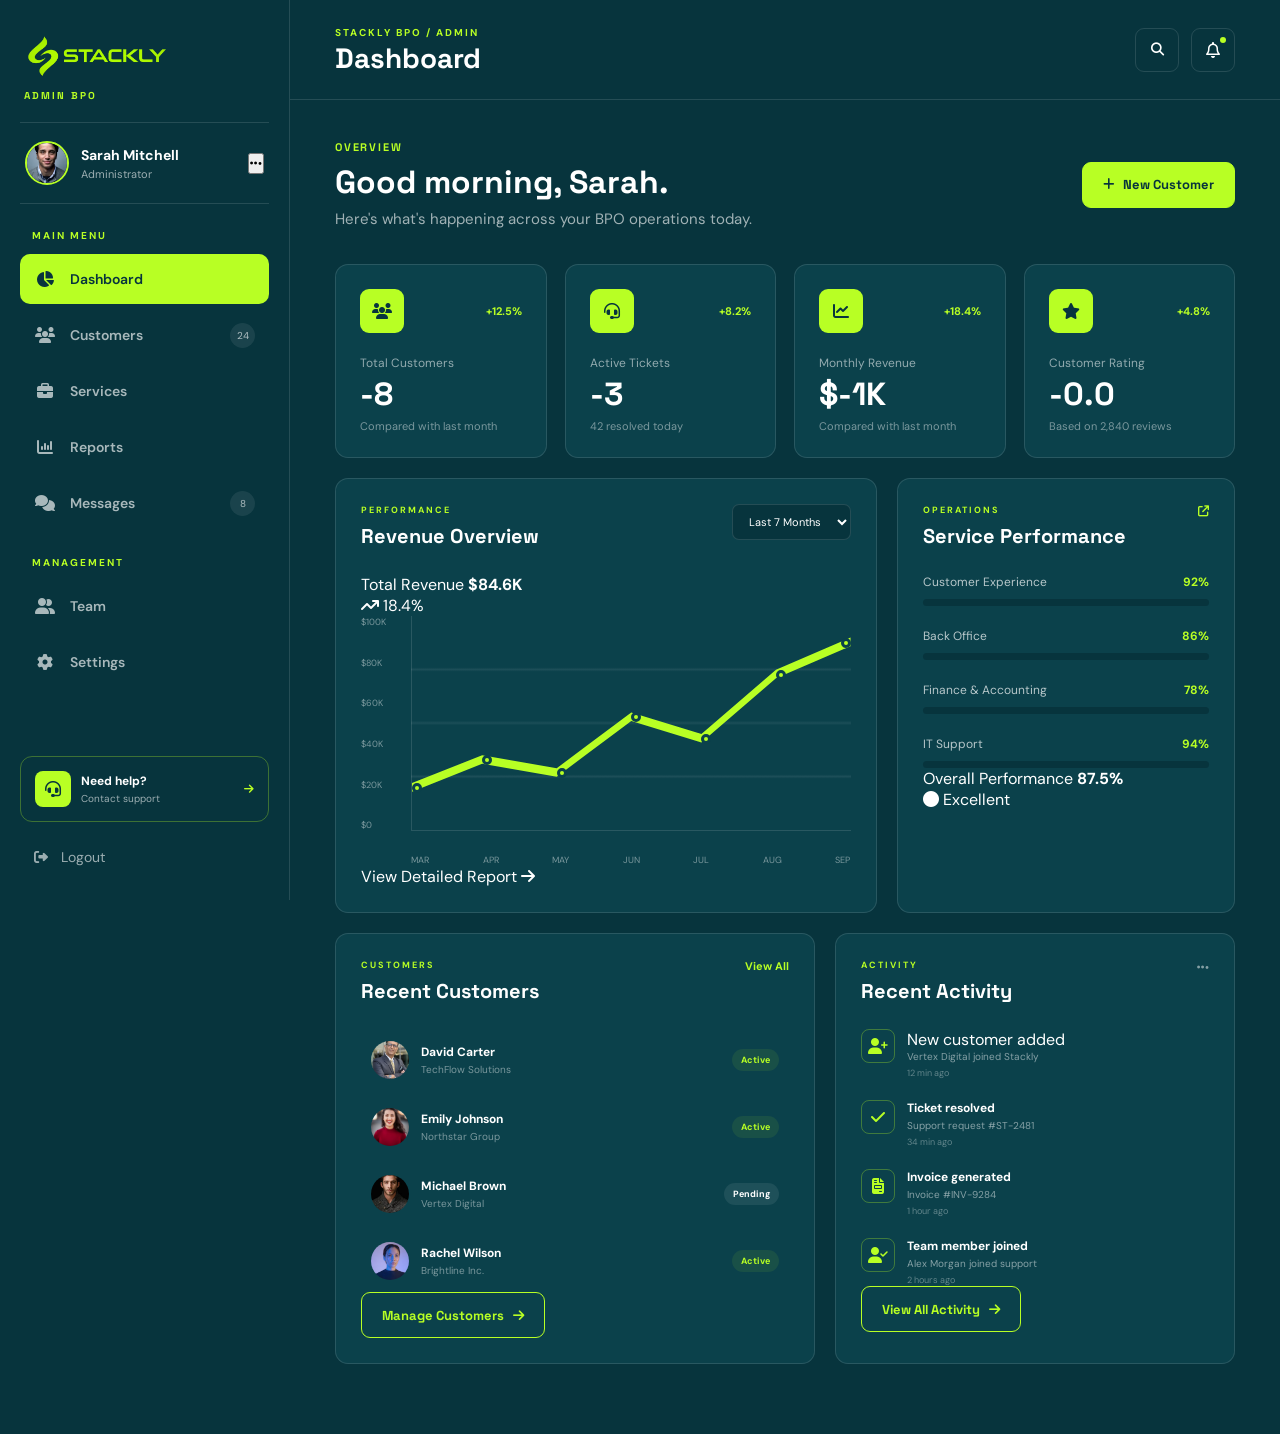
<file: admin.html>
<!DOCTYPE html>
<html lang="en">

<head>
    <meta charset="UTF-8">

    <meta name="viewport"
          content="width=device-width, initial-scale=1.0">

    <meta name="description"
          content="Stackly BPO Admin Dashboard">

    <title>Stackly BPO - Admin Dashboard</title>

    <!-- ================= FONTS ================= -->

    <link rel="preconnect"
          href="https://fonts.googleapis.com">

    <link rel="preconnect"
          href="https://fonts.gstatic.com"
          crossorigin>

    <link href="https://fonts.googleapis.com/css2?family=DM+Sans:wght@400;500;600;700&family=Space+Grotesk:wght@400;500;600;700&display=swap"
          rel="stylesheet">

    <!-- ================= AOS ================= -->

    <link rel="stylesheet"
          href="https://unpkg.com/aos@2.3.1/dist/aos.css">

    <!-- ================= FONT AWESOME ================= -->

    <link rel="stylesheet"
          href="https://cdnjs.cloudflare.com/ajax/libs/font-awesome/6.5.2/css/all.min.css">

    <!-- ================= ADMIN CSS ================= -->

    <link rel="stylesheet"
          href="css/admin.css">
</head>

<body>

<!-- =====================================================
     MOBILE OVERLAY
===================================================== -->

<div class="sidebar-overlay"
     id="sidebarOverlay"
     aria-hidden="true">
</div>


<!-- =====================================================
     SIDEBAR
===================================================== -->

<aside class="sidebar"
       id="sidebar">

    <!-- LOGO -->

    <div class="sidebar-logo">

        <a href="#dashboard"
           class="sidebar-logo-link"
           aria-label="Stackly Home"
           title="Stackly Home">

            <img src="assets/logo img1.webp"
                 alt="Stackly"
                 class="sidebar-logo-image">

        </a>

        <span class="sidebar-admin-text">
        ADMIN  BPO 
        </span>

    </div>


    <!-- PROFILE -->

    <div class="admin-profile">

        <img src="assets/img-26.webp"
             alt="Sarah Mitchell">

        <div>

            <strong>
                Sarah Mitchell
            </strong>

            <span>
                Administrator
            </span>

        </div>

        <button class="profile-more"
                type="button"
                aria-label="Profile options"
                title="Profile options">

            <i class="fa-solid fa-ellipsis"
               aria-hidden="true"></i>

        </button>

    </div>


    <!-- NAVIGATION -->

    <nav class="sidebar-nav"
         aria-label="Admin navigation">

        <p class="nav-title">
            MAIN MENU
        </p>

        <a href="#dashboard"
           class="sidebar-link active"
           data-page="dashboard">

            <i class="fa-solid fa-chart-pie"
               aria-hidden="true"></i>

            <span>Dashboard</span>

        </a>


        <a href="#customers"
           class="sidebar-link"
           data-page="customers">

            <i class="fa-solid fa-users"
               aria-hidden="true"></i>

            <span>Customers</span>

            <small>24</small>

        </a>


        <a href="#services"
           class="sidebar-link"
           data-page="services">

            <i class="fa-solid fa-briefcase"
               aria-hidden="true"></i>

            <span>Services</span>

        </a>


        <a href="#reports"
           class="sidebar-link"
           data-page="reports">

            <i class="fa-solid fa-chart-column"
               aria-hidden="true"></i>

            <span>Reports</span>

        </a>


        <a href="#messages"
           class="sidebar-link"
           data-page="messages">

            <i class="fa-solid fa-comments"
               aria-hidden="true"></i>

            <span>Messages</span>

            <small>8</small>

        </a>


        <p class="nav-title second-title">
            MANAGEMENT
        </p>


        <a href="#team"
           class="sidebar-link"
           data-page="team">

            <i class="fa-solid fa-user-group"
               aria-hidden="true"></i>

            <span>Team</span>

        </a>


        <a href="#settings"
           class="sidebar-link"
           data-page="settings">

            <i class="fa-solid fa-gear"
               aria-hidden="true"></i>

            <span>Settings</span>

        </a>

    </nav>


    <!-- SIDEBAR BOTTOM -->

    <div class="sidebar-bottom">

        <a href="404.html"
           class="support-box">

            <div class="support-icon">

                <i class="fa-solid fa-headset"
                   aria-hidden="true"></i>

            </div>

            <div>

                <strong>
                    Need help?
                </strong>

                <span>
                    Contact support
                </span>

            </div>

            <i class="fa-solid fa-arrow-right"
               aria-hidden="true"></i>

        </a>


        <a href="login.html"
           class="logout-link"
           aria-label="Logout"
           title="Logout">

            <i class="fa-solid fa-right-from-bracket"
               aria-hidden="true"></i>

            <span>Logout</span>

        </a>

    </div>

</aside>


<!-- =====================================================
     MAIN CONTENT
===================================================== -->

<main class="main-content">


    <!-- =================================================
         HEADER
    ================================================= -->

    <header class="dashboard-header">

        <div class="header-left">

            <button class="menu-toggle"
                    id="menuToggle"
                    type="button"
                    aria-label="Open menu"
                    aria-expanded="false"
                    title="Open menu">

                <span class="menu-icon">
                    <i class="fa-solid fa-bars"
                       aria-hidden="true"></i>
                </span>

                <span class="close-icon">
                    <i class="fa-solid fa-xmark"
                       aria-hidden="true"></i>
                </span>

            </button>


            <div>

                <span class="header-label">
                    STACKLY BPO / ADMIN
                </span>

                <h1 id="pageTitle">
                    Dashboard
                </h1>

            </div>

        </div>


        <div class="header-right">

           <button class="header-icon"
        id="searchButton"
        type="button"
        aria-label="Search"
        title="Search"
        onclick="window.location.href='404.html';">

    <i class="fa-solid fa-magnifying-glass"
       aria-hidden="true"></i>

</button>


     <a href="404.html"
   class="header-icon notification"
   id="notificationButton"
   aria-label="Notifications"
   title="Notifications">

    <i class="fa-regular fa-bell"
       aria-hidden="true"></i>

    <span></span>

</a>



        </div>

    </header>


    <!-- =================================================
         PAGE CONTAINER
    ================================================= -->

    <div class="page-container">


        <!-- =================================================
             DASHBOARD
        ================================================= -->

        <section class="dashboard-page page active-page"
                 id="dashboard">

            <div class="welcome-section"
                 data-aos="fade-up">

                <div>

                    <span class="section-label">
                        OVERVIEW
                    </span>

                    <h2>
                        Good morning, Sarah.
                    </h2>

                    <p>
                        Here's what's happening across your
                        BPO operations today.
                    </p>

                </div>


                <a href="404.html"
                   class="primary-button">

                    <i class="fa-solid fa-plus"
                       aria-hidden="true"></i>

                    New Customer

                </a>

            </div>


            <!-- STATS -->

            <div class="stats-grid">

                <div class="stat-card"
                     data-aos="fade-up"
                     data-aos-delay="100">

                    <div class="stat-top">

                        <div class="stat-icon">
                            <i class="fa-solid fa-users"
                               aria-hidden="true"></i>
                        </div>

                        <span class="stat-growth">
                            +12.5%
                        </span>

                    </div>

                    <span class="stat-label">
                        Total Customers
                    </span>

                    <strong class="stat-number"
                            data-value="1248">
                        1,248
                    </strong>

                    <p>
                        Compared with last month
                    </p>

                </div>


                <div class="stat-card"
                     data-aos="fade-up"
                     data-aos-delay="200">

                    <div class="stat-top">

                        <div class="stat-icon">
                            <i class="fa-solid fa-headset"
                               aria-hidden="true"></i>
                        </div>

                        <span class="stat-growth">
                            +8.2%
                        </span>

                    </div>

                    <span class="stat-label">
                        Active Tickets
                    </span>

                    <strong class="stat-number"
                            data-value="386">
                        386
                    </strong>

                    <p>
                        42 resolved today
                    </p>

                </div>


                <div class="stat-card"
                     data-aos="fade-up"
                     data-aos-delay="300">

                    <div class="stat-top">

                        <div class="stat-icon">
                            <i class="fa-solid fa-chart-line"
                               aria-hidden="true"></i>
                        </div>

                        <span class="stat-growth">
                            +18.4%
                        </span>

                    </div>

                    <span class="stat-label">
                        Monthly Revenue
                    </span>

                    <strong class="stat-number"
                            data-prefix="$"
                            data-suffix="K"
                            data-value="84.6">
                        $84.6K
                    </strong>

                    <p>
                        Compared with last month
                    </p>

                </div>


                <div class="stat-card"
                     data-aos="fade-up"
                     data-aos-delay="400">

                    <div class="stat-top">

                        <div class="stat-icon">
                            <i class="fa-solid fa-star"
                               aria-hidden="true"></i>
                        </div>

                        <span class="stat-growth">
                            +4.8%
                        </span>

                    </div>

                    <span class="stat-label">
                        Customer Rating
                    </span>

                    <strong class="stat-number"
                            data-value="4.8"
                            data-decimal="1">
                        4.8
                    </strong>

                    <p>
                        Based on 2,840 reviews
                    </p>

                </div>

            </div>


            <!-- REVENUE + SERVICE -->

            <div class="dashboard-grid">

                <div class="dashboard-card revenue-card"
                     data-aos="fade-up">

                    <div class="card-heading">

                        <div>

                            <span class="card-label">
                                PERFORMANCE
                            </span>

                            <h3>
                                Revenue Overview
                            </h3>

                        </div>

                        <select class="dashboard-select"
                                aria-label="Revenue period">

                            <option>Last 7 Months</option>
                            <option>Last 6 Months</option>
                            <option>Last Year</option>

                        </select>

                    </div>


                    <div class="revenue-summary">

                        <div>

                            <span>
                                Total Revenue
                            </span>

                            <strong>
                                $84.6K
                            </strong>

                        </div>

                        <div class="revenue-change">

                            <i class="fa-solid fa-arrow-trend-up"
                               aria-hidden="true"></i>

                            <span>18.4%</span>

                        </div>

                    </div>


                    <div class="chart-area">

                        <div class="chart-values">
                            <span>$100K</span>
                            <span>$80K</span>
                            <span>$60K</span>
                            <span>$40K</span>
                            <span>$20K</span>
                            <span>$0</span>
                        </div>


                        <div class="chart">

                            <div class="chart-line"></div>

                            <div class="chart-point point-one"></div>
                            <div class="chart-point point-two"></div>
                            <div class="chart-point point-three"></div>
                            <div class="chart-point point-four"></div>
                            <div class="chart-point point-five"></div>
                            <div class="chart-point point-six"></div>
                            <div class="chart-point point-seven"></div>

                        </div>


                        <div class="chart-months">
                            <span>MAR</span>
                            <span>APR</span>
                            <span>MAY</span>
                            <span>JUN</span>
                            <span>JUL</span>
                            <span>AUG</span>
                            <span>SEP</span>
                        </div>

                    </div>


                    <div class="card-action">

                        <a href="404.html"
                           class="dashboard-link">

                            View Detailed Report

                            <i class="fa-solid fa-arrow-right"
                               aria-hidden="true"></i>

                        </a>

                    </div>

                </div>


                <!-- SERVICE PERFORMANCE -->

                <div class="dashboard-card operations-card"
                     data-aos="fade-up"
                     data-aos-delay="150">

                    <div class="card-heading">

                        <div>

                            <span class="card-label">
                                OPERATIONS
                            </span>

                            <h3>
                                Service Performance
                            </h3>

                        </div>

                        <a href="404.html"
                           class="card-icon-link"
                           aria-label="View service performance"
                           title="View service performance">

                            <i class="fa-solid fa-arrow-up-right-from-square"
                               aria-hidden="true"></i>

                        </a>

                    </div>


                    <div class="service-progress">

                        <div class="progress-item">

                            <div>
                                <span>Customer Experience</span>
                                <strong>92%</strong>
                            </div>

                            <div class="progress-bar">
                                <span data-progress="92"></span>
                            </div>

                        </div>


                        <div class="progress-item">

                            <div>
                                <span>Back Office</span>
                                <strong>86%</strong>
                            </div>

                            <div class="progress-bar">
                                <span data-progress="86"></span>
                            </div>

                        </div>


                        <div class="progress-item">

                            <div>
                                <span>Finance &amp; Accounting</span>
                                <strong>78%</strong>
                            </div>

                            <div class="progress-bar">
                                <span data-progress="78"></span>
                            </div>

                        </div>


                        <div class="progress-item">

                            <div>
                                <span>IT Support</span>
                                <strong>94%</strong>
                            </div>

                            <div class="progress-bar">
                                <span data-progress="94"></span>
                            </div>

                        </div>

                    </div>


                    <div class="performance-footer">

                        <div>
                            <span>Overall Performance</span>
                            <strong>87.5%</strong>
                        </div>

                        <span class="performance-status">
                            <i class="fa-solid fa-circle"
                               aria-hidden="true"></i>
                            Excellent
                        </span>

                    </div>

                </div>

            </div>


            <!-- RECENT CUSTOMERS + ACTIVITY -->

            <div class="bottom-grid">

                <div class="dashboard-card recent-card"
                     data-aos="fade-up">

                    <div class="card-heading">

                        <div>
                            <span class="card-label">
                                CUSTOMERS
                            </span>

                            <h3>
                                Recent Customers
                            </h3>
                        </div>

                        <a href="404.html"
                           data-page="customers"
                           class="view-all-link">
                            View All
                        </a>

                    </div>


                    <div class="customer-list">

                        <div class="customer-row">

                            <img src="assets/img-18.webp"
                                 alt="David Carter">

                            <div class="customer-info">

                                <strong>David Carter</strong>

                                <span>
                                    TechFlow Solutions
                                </span>

                            </div>

                            <span class="status active">
                                Active
                            </span>

                        </div>


                        <div class="customer-row">

                            <img src="assets/img-25.webp"
                                 alt="Emily Johnson">

                            <div class="customer-info">


                                <strong>Emily Johnson</strong>

                                <span>
                                    Northstar Group
                                </span>

                            </div>

                            <span class="status active">
                                Active
                            </span>
 
                        </div>


                        <div class="customer-row">

                            <img src="assets/img-28.webp"
                                 alt="Michael Brown">

                            <div class="customer-info">

                                <strong>Michael Brown</strong>

                                <span>
                                    Vertex Digital
                                </span>

                            </div>

                            <span class="status pending">
                                Pending
                            </span>

                        </div>


                        <div class="customer-row">

                            <img src="assets/img-27.webp"
                                 alt="Rachel Wilson">

                            <div class="customer-info">

                                <strong>Rachel Wilson</strong>

                                <span>
                                    Brightline Inc.
                                </span>

                            </div>

                            <span class="status active">
                                Active
                            </span>

                        </div>

                    </div>


                    <div class="card-action">

                        <a href="404.html"
                           data-page="customers"
                           class="secondary-button">

                            Manage Customers

                            <i class="fa-solid fa-arrow-right"
                               aria-hidden="true"></i>

                        </a>

                    </div>

                </div>


                <!-- ACTIVITY -->

                <div class="dashboard-card activity-card"
                     data-aos="fade-up"
                     data-aos-delay="150">

                    <div class="card-heading">

                        <div>
                            <span class="card-label">
                                ACTIVITY
                            </span>

                            <h3>
                                Recent Activity
                            </h3>
                        </div>

                        <button class="more-button"
                                type="button"
                                aria-label="More activity options"
                                title="More activity options">

                            <i class="fa-solid fa-ellipsis"
                               aria-hidden="true"></i>

                        </button>

                    </div>


                    <div class="activity-list">

                        <div class="activity-item">

                            <div class="activity-icon">
                                <i class="fa-solid fa-user-plus"
                                   aria-hidden="true"></i>
                            </div>

                            <div>

                                <a href="404.html"
                                   class="activity-title">
                                    New customer added
                                </a>

                                <span>
                                    Vertex Digital joined Stackly
                                </span>

                                <small>
                                    12 min ago
                                </small>

                            </div>

                        </div>


                        <div class="activity-item">

                            <div class="activity-icon">
                                <i class="fa-solid fa-check"
                                   aria-hidden="true"></i>
                            </div>

                            <div>

                                <strong>Ticket resolved</strong>

                                <span>
                                    Support request #ST-2481
                                </span>

                                <small>
                                    34 min ago
                                </small>

                            </div>

                        </div>


                        <div class="activity-item">

                            <div class="activity-icon">
                                <i class="fa-solid fa-file-invoice"
                                   aria-hidden="true"></i>
                            </div>

                            <div>

                                <strong>Invoice generated</strong>

                                <span>
                                    Invoice #INV-9284
                                </span>

                                <small>
                                    1 hour ago
                                </small>

                            </div>

                        </div>


                        <div class="activity-item">

                            <div class="activity-icon">
                                <i class="fa-solid fa-user-check"
                                   aria-hidden="true"></i>
                            </div>

                            <div>

                                <strong>Team member joined</strong>

                                <span>
                                    Alex Morgan joined support
                                </span>

                                <small>
                                    2 hours ago
                                </small>

                            </div>

                        </div>

                    </div>


                    <div class="card-action">

                        <a href="404.html"
                           class="secondary-button">

                            View All Activity

                            <i class="fa-solid fa-arrow-right"
                               aria-hidden="true"></i>

                        </a>

                    </div>

                </div>

            </div>



        </section>


        <!-- =================================================
             CUSTOMERS
        ================================================= -->

        <section class="page inner-page"
                 id="customers">

            <div class="page-intro">

                <span class="section-label">
                    CUSTOMER MANAGEMENT
                </span>

                <h2>
                    Customer Overview
                </h2>

                <p>
                    Manage customer accounts, companies and
                    service activity from one place.
                </p>

            </div>


            <div class="customer-stats">

                <div class="customer-stat-card"
                     data-aos="fade-up">

                    <div class="customer-stat-icon">
                        <i class="fa-solid fa-users"
                           aria-hidden="true"></i>
                    </div>

                    <div>
                        <span>Total Customers</span>
                        <strong>24</strong>
                    </div>

                </div>


                <div class="customer-stat-card"
                     data-aos="fade-up"
                     data-aos-delay="100">

                    <div class="customer-stat-icon">
                        <i class="fa-solid fa-user-check"
                           aria-hidden="true"></i>
                    </div>

                    <div>
                        <span>Active Customers</span>
                        <strong>20</strong>
                    </div>

                </div>


                <div class="customer-stat-card"
                     data-aos="fade-up"
                     data-aos-delay="200">

                    <div class="customer-stat-icon">
                        <i class="fa-solid fa-clock"
                           aria-hidden="true"></i>
                    </div>

                    <div>
                        <span>Pending</span>
                        <strong>04</strong>
                    </div>

                </div>


                <div class="customer-stat-card"
                     data-aos="fade-up"
                     data-aos-delay="300">

                    <div class="customer-stat-icon">
                        <i class="fa-solid fa-arrow-trend-up"
                           aria-hidden="true"></i>
                    </div>

                    <div>
                        <span>Growth</span>
                        <strong>18.4%</strong>
                    </div>

                </div>

            </div>


            <div class="customers-content-grid">

                <div class="dashboard-card customer-main-card"
                     data-aos="fade-right">

                    <div class="card-heading">

                        <div>
                            <span class="card-label">
                                CUSTOMERS
                            </span>

                            <h3>
                                Recent Customers
                            </h3>
                        </div>

                        <a href="404.html"
                           class="view-all-link">
                            View All
                        </a>

                    </div>


                    <div class="customer-table">

                        <div class="customer-item">

                            <img src="assets/img-18.webp"
                                 alt="David Carter">

                            <div class="customer-details">

                                <strong>David Carter</strong>

                                <span>
                                    TechFlow Solutions
                                </span>

                                <small>
                                    Customer ID: ST-1024
                                </small>

                            </div>

                            <div class="customer-service">

                                <span>
                                    Customer Experience
                                </span>

                                <small>
                                    Premium Plan
                                </small>

                            </div>

                            <span class="customer-status active">
                                Active
                            </span>

                            <a href="404.html"
                               class="customer-arrow"
                               aria-label="View David Carter"
                               title="View customer">

                                <i class="fa-solid fa-arrow-right"
                                   aria-hidden="true"></i>

                            </a>

                        </div>


                        <div class="customer-item">

                            <img src="assets/img-25.webp"
                                 alt="Emily Johnson">

                            <div class="customer-details">

                                <strong>Emily Johnson</strong>

                                <span>
                                    Northstar Group
                                </span>

                                <small>
                                    Customer ID: ST-1025
                                </small>

                            </div>

                            <div class="customer-service">

                                <span>
                                    Back Office
                                </span>

                                <small>
                                    Business Plan
                                </small>

                            </div>

                            <span class="customer-status active">
                                Active
                            </span>

                            <a href="404.html"
                               class="customer-arrow"
                               aria-label="View Emily Johnson"
                               title="View customer">

                                <i class="fa-solid fa-arrow-right"
                                   aria-hidden="true"></i>

                            </a>

                        </div>


                        <div class="customer-item">

                            <img src="assets/img-28.webp"
                                 alt="Michael Brown">

                            <div class="customer-details">

                                <strong>Michael Brown</strong>

                                <span>
                                    Vertex Digital
                                </span>

                                <small>
                                    Customer ID: ST-1026
                                </small>

                            </div>

                            <div class="customer-service">

                                <span>
                                    IT Support
                                </span>

                                <small>
                                    Standard Plan
                                </small>

                            </div>

                            <span class="customer-status pending">
                                Pending
                            </span>

                            <a href="404.html"
                               class="customer-arrow"
                               aria-label="View Michael Brown"
                               title="View customer">

                                <i class="fa-solid fa-arrow-right"
                                   aria-hidden="true"></i>

                            </a>

                        </div>


                        <div class="customer-item">

                            <img src="assets/img-27.webp"
                                 alt="Rachel Wilson">

                            <div class="customer-details">

                                <strong>Rachel Wilson</strong>

                                <span>
                                    Brightline Inc.
                                </span>

                                <small>
                                    Customer ID: ST-1027
                                </small>

                            </div>

                            <div class="customer-service">

                                <span>
                                    Finance &amp; Accounting
                                </span>

                                <small>
                                    Premium Plan
                                </small>

                            </div>

                            <span class="customer-status active">
                                Active
                            </span>

                            <a href="404.html"
                               class="customer-arrow"
                               aria-label="View Rachel Wilson"
                               title="View customer">

                                <i class="fa-solid fa-arrow-right"
                                   aria-hidden="true"></i>

                            </a>

                        </div>

                    </div>

                </div>


                <div class="dashboard-card customer-visual-card"
                     data-aos="fade-left">

                    <div class="customer-visual-image">

                        <img src="assets/img-23.webp"
                             alt="Stackly BPO customer operations">

                        <div class="visual-overlay">

                            <span>
                                LIVE OPERATIONS
                            </span>

                            <strong>
                                24/7
                            </strong>

                            <small>
                                Customer Support
                            </small>

                        </div>

                    </div>


                    <div class="customer-visual-content">

                        <span class="card-label">
                            CUSTOMER SUCCESS
                        </span>

                        <h3>
                            Building better
                            customer operations.
                        </h3>

                        <p>
                            Track customer activity, service
                            performance and account health from
                            the Stackly dashboard.
                        </p>


                        <div class="customer-mini-stats">

                            <div>
                                <strong>98%</strong>
                                <span>Satisfaction</span>
                            </div>

                            <div>
                                <strong>24/7</strong>
                                <span>Support</span>
                            </div>

                            <div>
                                <strong>4.9</strong>
                                <span>Rating</span>
                            </div>

                        </div>


                        <a href="404.html"
                           class="secondary-button">

                            Customer Reports

                            <i class="fa-solid fa-arrow-right"
                               aria-hidden="true"></i>

                        </a>

                    </div>

                </div>

            </div>

        </section>


        <!-- =================================================
             SERVICES
        ================================================= -->

        <section class="page inner-page"
                 id="services">

            <div class="page-intro">

                <span class="section-label">
                    SERVICE MANAGEMENT
                </span>

                <h2>
                    Services
                </h2>

                <p>
                    Monitor and manage all Stackly BPO services.
                </p>

            </div>


            <div class="management-grid">

                <div class="management-card"
                     data-aos="fade-up">

                    <span>01</span>

                    <i class="fa-solid fa-headset"
                       aria-hidden="true"></i>

                    <h3>
                        Customer Experience
                    </h3>

                    <p>
                        92% performance
                    </p>

                    <a href="404.html"
                       class="card-small-button">
                        View Service
                    </a>

                </div>


                <div class="management-card"
                     data-aos="fade-up"
                     data-aos-delay="100">

                    <span>02</span>

                    <i class="fa-solid fa-database"
                       aria-hidden="true"></i>

                    <h3>
                        Back Office
                    </h3>

                    <p>
                        86% performance
                    </p>

                    <a href="404.html"
                       class="card-small-button">
                        View Service
                    </a>

                </div>


                <div class="management-card"
                     data-aos="fade-up"
                     data-aos-delay="200">

                    <span>03</span>

                    <i class="fa-solid fa-calculator"
                       aria-hidden="true"></i>

                    <h3>
                        Finance &amp; Accounting
                    </h3>

                    <p>
                        78% performance
                    </p>

                    <a href="404.html"
                       class="card-small-button">
                        View Service
                    </a>

                </div>


                <div class="management-card"
                     data-aos="fade-up"
                     data-aos-delay="300">

                    <span>04</span>

                    <i class="fa-solid fa-computer"
                       aria-hidden="true"></i>

                    <h3>
                        IT Support
                    </h3>

                    <p>
                        94% performance
                    </p>

                    <a href="404.html"
                       class="card-small-button">
                        View Service
                    </a>

                </div>

            </div>

        </section>


        <!-- =================================================
             REPORTS
        ================================================= -->

        <section class="page inner-page reports-page"
                 id="reports">

            <div class="section-heading"
                 data-aos="fade-up">

                <div>

                    <span class="section-label">
                        ANALYTICS &amp; PERFORMANCE
                    </span>

                    <h2>
                        Reports
                    </h2>

                    <p>
                        Review operational performance, revenue,
                        customer satisfaction and service analytics
                        from one centralized dashboard.
                    </p>

                </div>


                <a href="404.html"
                   class="primary-button">

                    <i class="fa-solid fa-download"
                       aria-hidden="true"></i>

                    Export Report

                </a>

            </div>


            <div class="report-stats">

                <div class="report-stat-card"
                     data-aos="fade-up">

                    <div class="report-stat-icon">
                        <i class="fa-solid fa-chart-line"
                           aria-hidden="true"></i>
                    </div>

                    <div>
                        <span>Monthly Revenue</span>
                        <strong>$84.6K</strong>
                        <small>+18.4%</small>
                    </div>

                </div>


                <div class="report-stat-card"
                     data-aos="fade-up"
                     data-aos-delay="100">

                    <div class="report-stat-icon">
                        <i class="fa-solid fa-users"
                           aria-hidden="true"></i>
                    </div>

                    <div>
                        <span>Customers</span>
                        <strong>1,248</strong>
                        <small>+12.5%</small>
                    </div>

                </div>


                <div class="report-stat-card"
                     data-aos="fade-up"
                     data-aos-delay="200">

                    <div class="report-stat-icon">
                        <i class="fa-solid fa-headset"
                           aria-hidden="true"></i>
                    </div>

                    <div>
                        <span>Service Score</span>
                        <strong>92%</strong>
                        <small>Excellent</small>
                    </div>

                </div>


                <div class="report-stat-card"
                     data-aos="fade-up"
                     data-aos-delay="300">

                    <div class="report-stat-icon">
                        <i class="fa-solid fa-star"
                           aria-hidden="true"></i>
                    </div>

                    <div>
                        <span>Customer Rating</span>
                        <strong>4.8</strong>
                        <small>+4.8%</small>
                    </div>

                </div>

            </div>


            <div class="reports-main-grid">

                <div class="dashboard-card performance-report"
                     data-aos="fade-right">

                    <div class="card-heading">

                        <div>

                            <span class="card-label">
                                PERFORMANCE
                            </span>

                            <h3>
                                Service Performance
                            </h3>

                        </div>

                        <a href="404.html"
                           class="view-all-link">
                            Detailed Report
                        </a>

                    </div>


                    <div class="performance-list">

                        <div class="performance-item">

                            <div class="performance-info">
                                <span>Customer Experience</span>
                                <strong>92%</strong>
                            </div>

                            <div class="report-progress">
                                <span data-progress="92"></span>
                            </div>

                        </div>


                        <div class="performance-item">

                            <div class="performance-info">
                                <span>Back Office</span>
                                <strong>86%</strong>
                            </div>

                            <div class="report-progress">
                                <span data-progress="86"></span>
                            </div>

                        </div>


                        <div class="performance-item">

                            <div class="performance-info">
                                <span>Finance &amp; Accounting</span>
                                <strong>78%</strong>
                            </div>

                            <div class="report-progress">
                                <span data-progress="78"></span>
                            </div>

                        </div>


                        <div class="performance-item">

                            <div class="performance-info">
                                <span>IT Support</span>
                                <strong>94%</strong>
                            </div>

                            <div class="report-progress">
                                <span data-progress="94"></span>
                            </div>

                        </div>

                    </div>


                    <div class="overall-performance">

                        <div>
                            <span>Overall Performance</span>
                            <strong>87.5%</strong>
                        </div>

                        <span class="performance-badge">
                            Excellent
                        </span>

                    </div>

                </div>


                <div class="dashboard-card report-visual-card"
                     data-aos="fade-left">

                    <div class="report-image">

                        <img src="assets/img-13.webp"
                             alt="Stackly BPO performance team">

                        <div class="report-image-overlay">

                            <span>
                                LIVE OPERATIONS
                            </span>

                            <strong>
                                24/7
                            </strong>

                            <small>
                                Performance Monitoring
                            </small>

                        </div>

                    </div>


                    <div class="report-visual-content">

                        <span class="card-label">
                            OPERATIONS INSIGHT
                        </span>

                        <h3>
                            Data that keeps operations moving.
                        </h3>

                        <p>
                            Track service quality, team efficiency
                            and customer experience with real-time
                            operational insights.
                        </p>

                        <a href="404.html"
                           class="secondary-button">

                            View Analytics

                            <i class="fa-solid fa-arrow-right"
                               aria-hidden="true"></i>

                        </a>

                    </div>

                </div>

            </div>


            <div class="report-breakdown"
                 data-aos="fade-up">

                <div class="card-heading">

                    <div>

                        <span class="card-label">
                            REPORT BREAKDOWN
                        </span>

                        <h3>
                            Business Performance
                        </h3>

                    </div>

                    <a href="404.html"
                       class="view-all-link">
                        View Full Report
                    </a>

                </div>


                <div class="breakdown-grid">

                    <div class="breakdown-item">

                        <div class="breakdown-icon">
                            <i class="fa-solid fa-phone-volume"
                               aria-hidden="true"></i>
                        </div>

                        <div>
                            <strong>48,620</strong>
                            <span>Customer Interactions</span>
                        </div>

                        <small>+14.2%</small>

                    </div>


                    <div class="breakdown-item">

                        <div class="breakdown-icon">
                            <i class="fa-solid fa-ticket"
                               aria-hidden="true"></i>
                        </div>

                        <div>
                            <strong>386</strong>
                            <span>Tickets Resolved</span>
                        </div>

                        <small>+8.2%</small>

                    </div>


                    <div class="breakdown-item">

                        <div class="breakdown-icon">
                            <i class="fa-solid fa-clock"
                               aria-hidden="true"></i>
                        </div>

                        <div>
                            <strong>2.4m</strong>
                            <span>Avg. Response Time</span>
                        </div>

                        <small>-12.5%</small>

                    </div>


                    <div class="breakdown-item">

                        <div class="breakdown-icon">
                            <i class="fa-solid fa-user-check"
                               aria-hidden="true"></i>
                        </div>

                        <div>
                            <strong>96.8%</strong>
                            <span>Resolution Rate</span>
                        </div>

                        <small>+5.6%</small>

                    </div>

                </div>

            </div>

        </section>


        <!-- =================================================
             MESSAGES
        ================================================= -->

        <section class="page inner-page messages-page"
                 id="messages">

            <div class="section-heading"
                 data-aos="fade-up">

                <div>

                    <span class="section-label">
                        COMMUNICATION CENTER
                    </span>

                    <h2>
                        Messages
                    </h2>

                    <p>
                        Manage customer conversations, support requests
                        and internal team communication from one place.
                    </p>

                </div>

                <a href="404.html"
                   class="primary-button">

                    <i class="fa-solid fa-pen"
                       aria-hidden="true"></i>

                    New Message

                </a>

            </div>


            <div class="message-stats">

                <div class="message-stat-card"
                     data-aos="fade-up">

                    <div class="message-stat-icon">
                        <i class="fa-solid fa-envelope"
                           aria-hidden="true"></i>
                    </div>

                    <div>
                        <span>Total Messages</span>
                        <strong>248</strong>
                    </div>

                </div>


                <div class="message-stat-card"
                     data-aos="fade-up"
                     data-aos-delay="100">

                    <div class="message-stat-icon">
                        <i class="fa-solid fa-envelope-open"
                           aria-hidden="true"></i>
                    </div>

                    <div>
                        <span>Unread Messages</span>
                        <strong>18</strong>
                    </div>

                </div>


                <div class="message-stat-card"
                     data-aos="fade-up"
                     data-aos-delay="200">

                    <div class="message-stat-icon">
                        <i class="fa-solid fa-headset"
                           aria-hidden="true"></i>
                    </div>

                    <div>
                        <span>Support Chats</span>
                        <strong>36</strong>
                    </div>

                </div>


                <div class="message-stat-card"
                     data-aos="fade-up"
                     data-aos-delay="300">

                    <div class="message-stat-icon">
                        <i class="fa-solid fa-clock"
                           aria-hidden="true"></i>
                    </div>

                    <div>
                        <span>Pending Replies</span>
                        <strong>07</strong>
                    </div>

                </div>

            </div>


            <div class="messages-content-grid">

                <!-- CONVERSATIONS -->

                <div class="dashboard-card conversations-card"
                     data-aos="fade-right">

                    <div class="card-heading">

                        <div>

                            <span class="card-label">
                                RECENT CONVERSATIONS
                            </span>

                            <h3>
                                Customer Messages
                            </h3>

                        </div>

                        <a href="404.html"
                           class="view-all-link">
                            View All
                        </a>

                    </div>


                    <div class="conversation-list">

                        <a href="404.html"
                           class="conversation-item">

                            <img src="assets/img-18.webp"
                                 alt="David Carter">

                            <div class="conversation-info">

                                <strong>
                                    David Carter
                                </strong>

                                <span>
                                    Can we schedule a service review?
                                </span>

                                <small>
                                    12 min ago
                                </small>

                            </div>

                            <span class="unread-dot"
                                  aria-label="Unread message"></span>

                        </a>


                        <a href="404.html"
                           class="conversation-item">

                            <img src="assets/img-25.webp"
                                 alt="Emily Johnson">

                            <div class="conversation-info">

                                <strong>
                                    Emily Johnson
                                </strong>

                                <span>
                                    Invoice details for September
                                </span>

                                <small>
                                    34 min ago
                                </small>

                            </div>

                            <span class="unread-dot"
                                  aria-label="Unread message"></span>

                        </a>


                        <a href="404.html"
                           class="conversation-item">

                            <img src="assets/img-28.webp"
                                 alt="Michael Brown">

                            <div class="conversation-info">

                                <strong>
                                    Michael Brown
                                </strong>

                                <span>
                                    IT support request update
                                </span>

                                <small>
                                    1 hour ago
                                </small>

                            </div>

                        </a>


                        <a href="404.html"
                           class="conversation-item">

                            <img src="assets/img-27.webp"
                                 alt="Rachel Wilson">

                            <div class="conversation-info">

                                <strong>
                                    Rachel Wilson
                                </strong>

                                <span>
                                    New project onboarding details
                                </span>

                                <small>
                                    2 hours ago
                                </small>

                            </div>

                        </a>

                    </div>

                </div>


                <!-- MESSAGE INSIGHT -->

                <div class="dashboard-card message-insight-card"
                     data-aos="fade-left">

                    <div class="message-insight-image">

                        <img src="assets/img-13.webp"
                             alt="Stackly BPO support team">

                        <div class="message-image-overlay">

                            <span>
                                SUPPORT CENTER
                            </span>

                            <strong>
                                24/7
                            </strong>

                        </div>

                    </div>


                    <div class="message-insight-content">

                        <span class="card-label">
                            COMMUNICATION
                        </span>

                        <h3>
                            Every conversation matters.
                        </h3>

                        <p>
                            Keep customer requests, internal
                            communication and support conversations
                            organized from one centralized workspace.
                        </p>

                        <div class="message-mini-stats">

                            <div>
                                <strong>98%</strong>
                                <span>Response Rate</span>
                            </div>

                            <div>
                                <strong>2.4m</strong>
                                <span>Avg. Reply</span>
                            </div>

                        </div>


                        <a href="404.html"
                           class="secondary-button">

                            Open Communication Center

                            <i class="fa-solid fa-arrow-right"
                               aria-hidden="true"></i>

                        </a>

                    </div>

                </div>

            </div>

        </section>


        <!-- =================================================
             TEAM
        ================================================= -->

        <section class="page inner-page"
                 id="team">

            <div class="page-intro">

                <span class="section-label">
                    TEAM MANAGEMENT
                </span>

                <h2>
                    Team
                </h2>

                <p>
                    Manage your BPO operations team.
                </p>

            </div>


            <div class="team-grid">

                <div class="team-card"
                     data-aos="fade-up">

                    <img src="assets/img-26.webp"
                         alt="Sarah Mitchell">

                    <h3>
                        Sarah Mitchell
                    </h3>

                    <span>
                        Operations Manager
                    </span>

                    <a href="404.html"
                       class="card-small-button">
                        View Profile
                    </a>

                </div>


                <div class="team-card"
                     data-aos="fade-up"
                     data-aos-delay="100">

                    <img src="assets/img-18.webp"
                         alt="David Carter">

                    <h3>
                        David Carter
                    </h3>

                    <span>
                        Customer Success
                    </span>

                    <a href="404.html"
                       class="card-small-button">
                        View Profile
                    </a>

                </div>


                <div class="team-card"
                     data-aos="fade-up"
                     data-aos-delay="200">

                    <img src="assets/img-25.webp"
                         alt="Emily Johnson">

                    <h3>
                        Emily Johnson
                    </h3>

                    <span>
                        Finance Lead
                    </span>

                    <a href="404.html"
                       class="card-small-button">
                        View Profile
                    </a>

                </div>


                <div class="team-card"
                     data-aos="fade-up"
                     data-aos-delay="300">

                    <img src="assets/img-28.webp"
                         alt="Michael Brown">

                    <h3>
                        Michael Brown
                    </h3>

                    <span>
                        IT Support Lead
                    </span>

                    <a href="404.html"
                       class="card-small-button">
                        View Profile
                    </a>

                </div>

            </div>

        </section>


        <!-- =================================================
             SETTINGS
        ================================================= -->

        <section class="page inner-page"
                 id="settings">

            <div class="page-intro">

                <span class="section-label">
                    ADMINISTRATION
                </span>

                <h2>
                    Settings
                </h2>

                <p>
                    Manage your dashboard and account preferences.
                </p>

            </div>


            <div class="settings-box">

                <div class="setting-row">

                    <div>
                        <h3>Profile Settings</h3>

                        <p>
                            Update your administrator profile.
                        </p>
                    </div>

                    <a href="404.html"
                       class="secondary-button">
                        Edit
                    </a>

                </div>


                <div class="setting-row">

                    <div>
                        <h3>Notifications</h3>

                        <p>
                            Manage your notification preferences.
                        </p>
                    </div>

                    <a href="404.html"
                       class="secondary-button">
                        Manage
                    </a>

                </div>


                <div class="setting-row">

                    <div>
                        <h3>Security</h3>

                        <p>
                            Manage password and account security.
                        </p>
                    </div>

                    <a href="404.html"
                       class="secondary-button">
                        Manage
                    </a>

                </div>

            </div>

        </section>

    </div>

</main>


<!-- ================= AOS ================= -->

<script src="https://unpkg.com/aos@2.3.1/dist/aos.js"></script>


<!-- ================= GSAP ================= -->

<script src="https://cdnjs.cloudflare.com/ajax/libs/gsap/3.12.5/gsap.min.js"></script>


<!-- ================= ADMIN JS ================= -->

<script src="js/admin.js"></script>

</body>
</html>
</file>
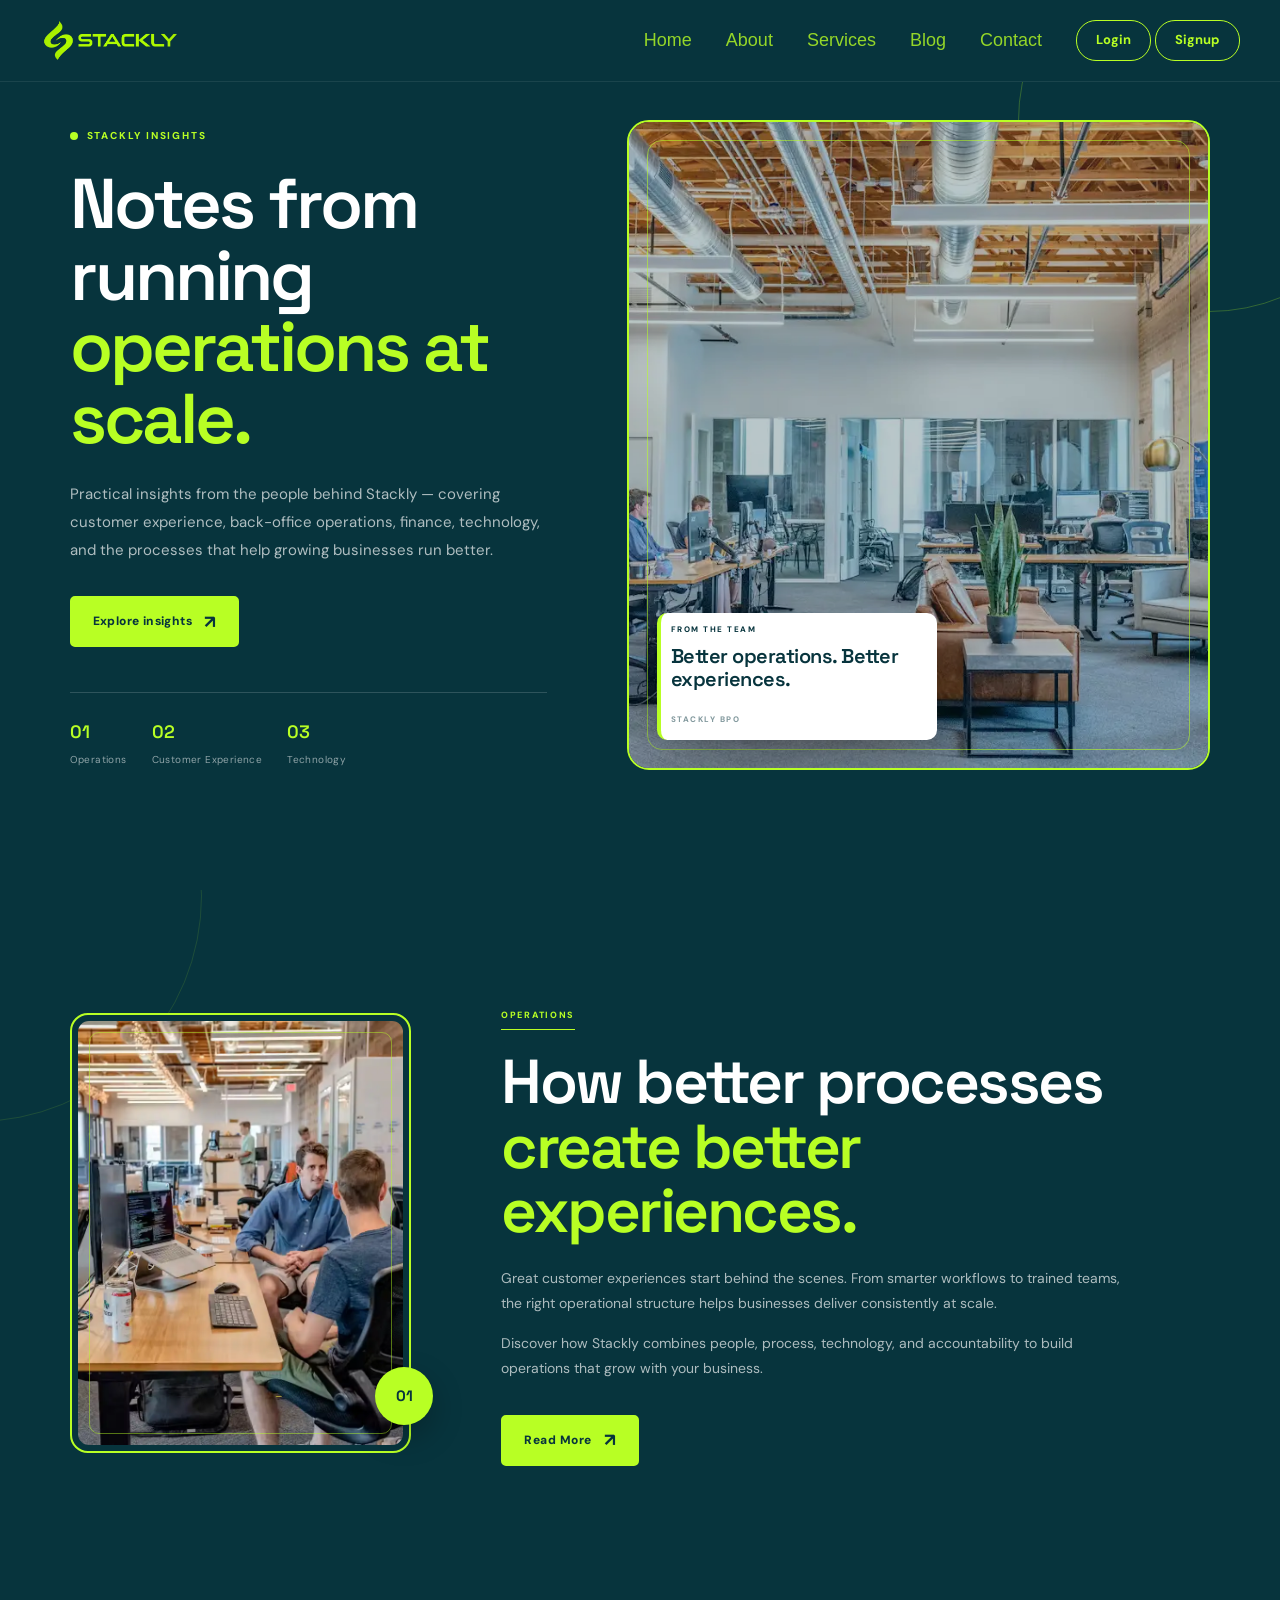
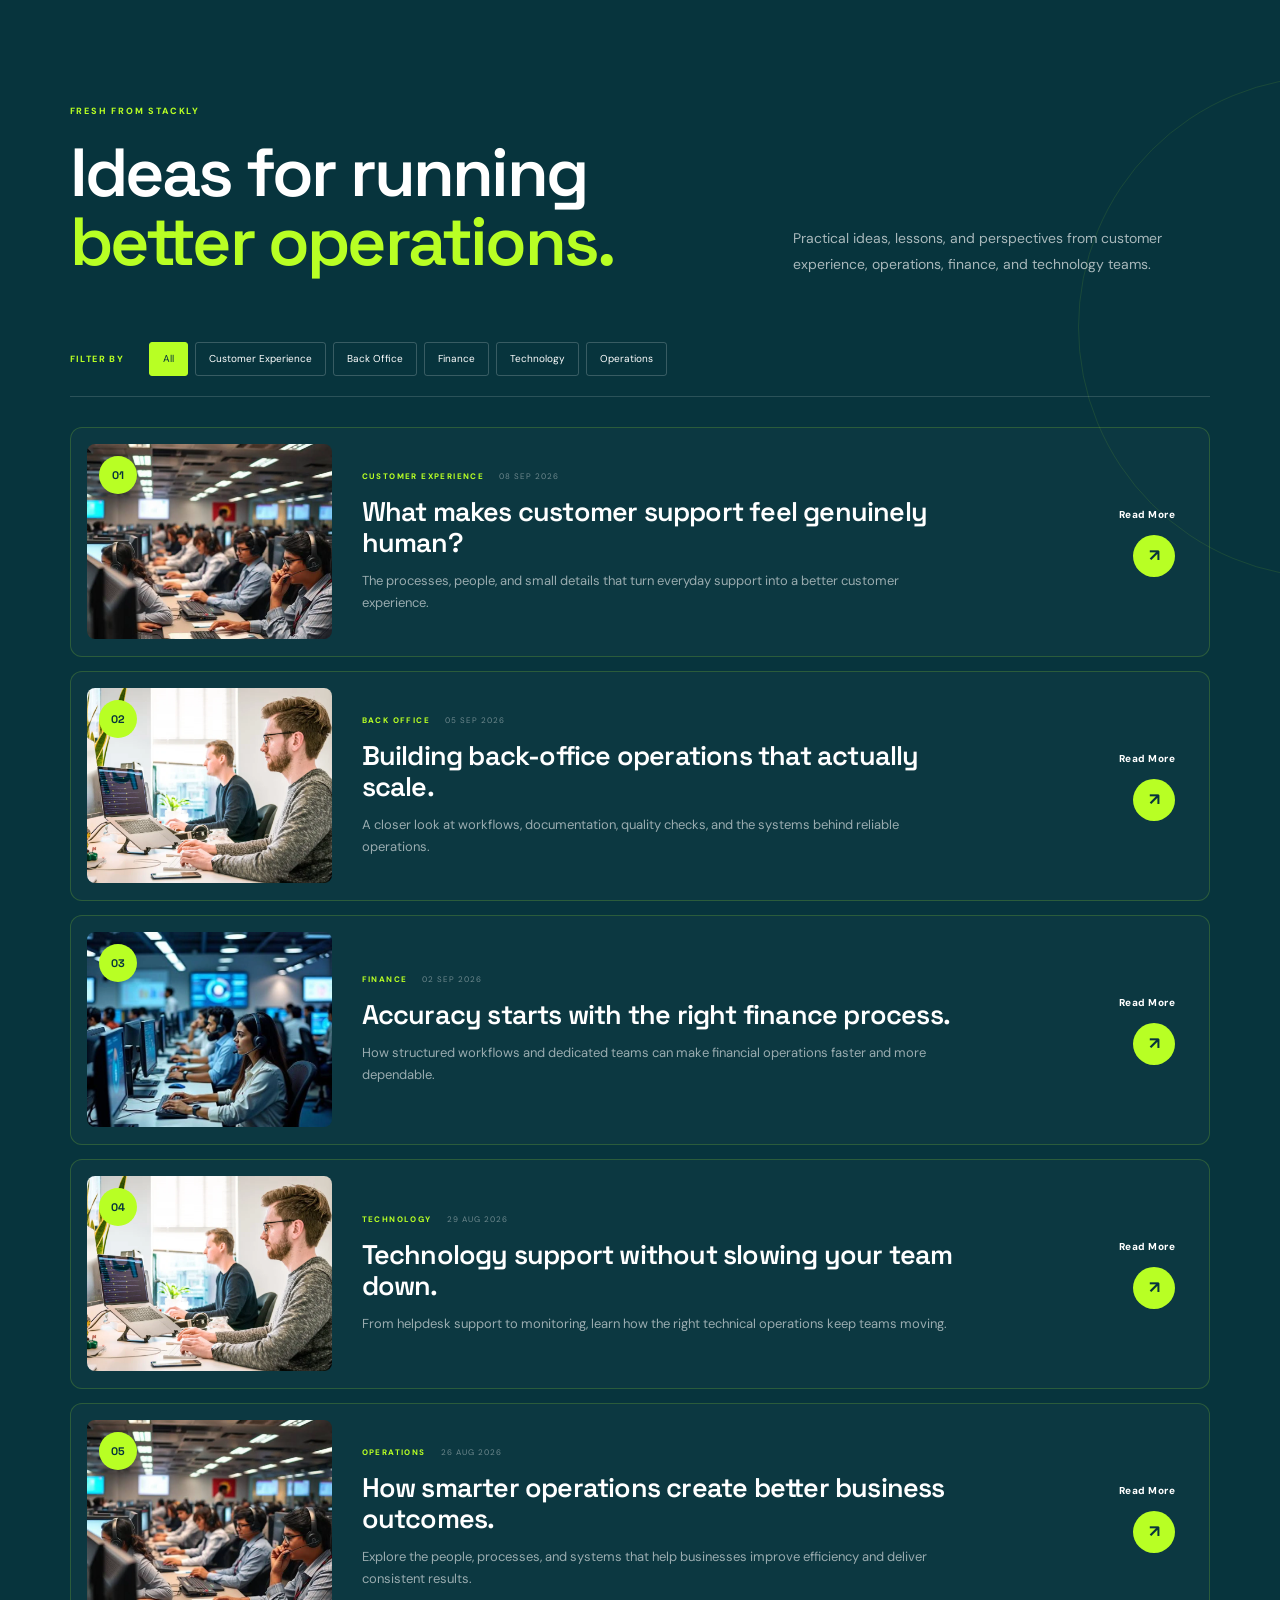
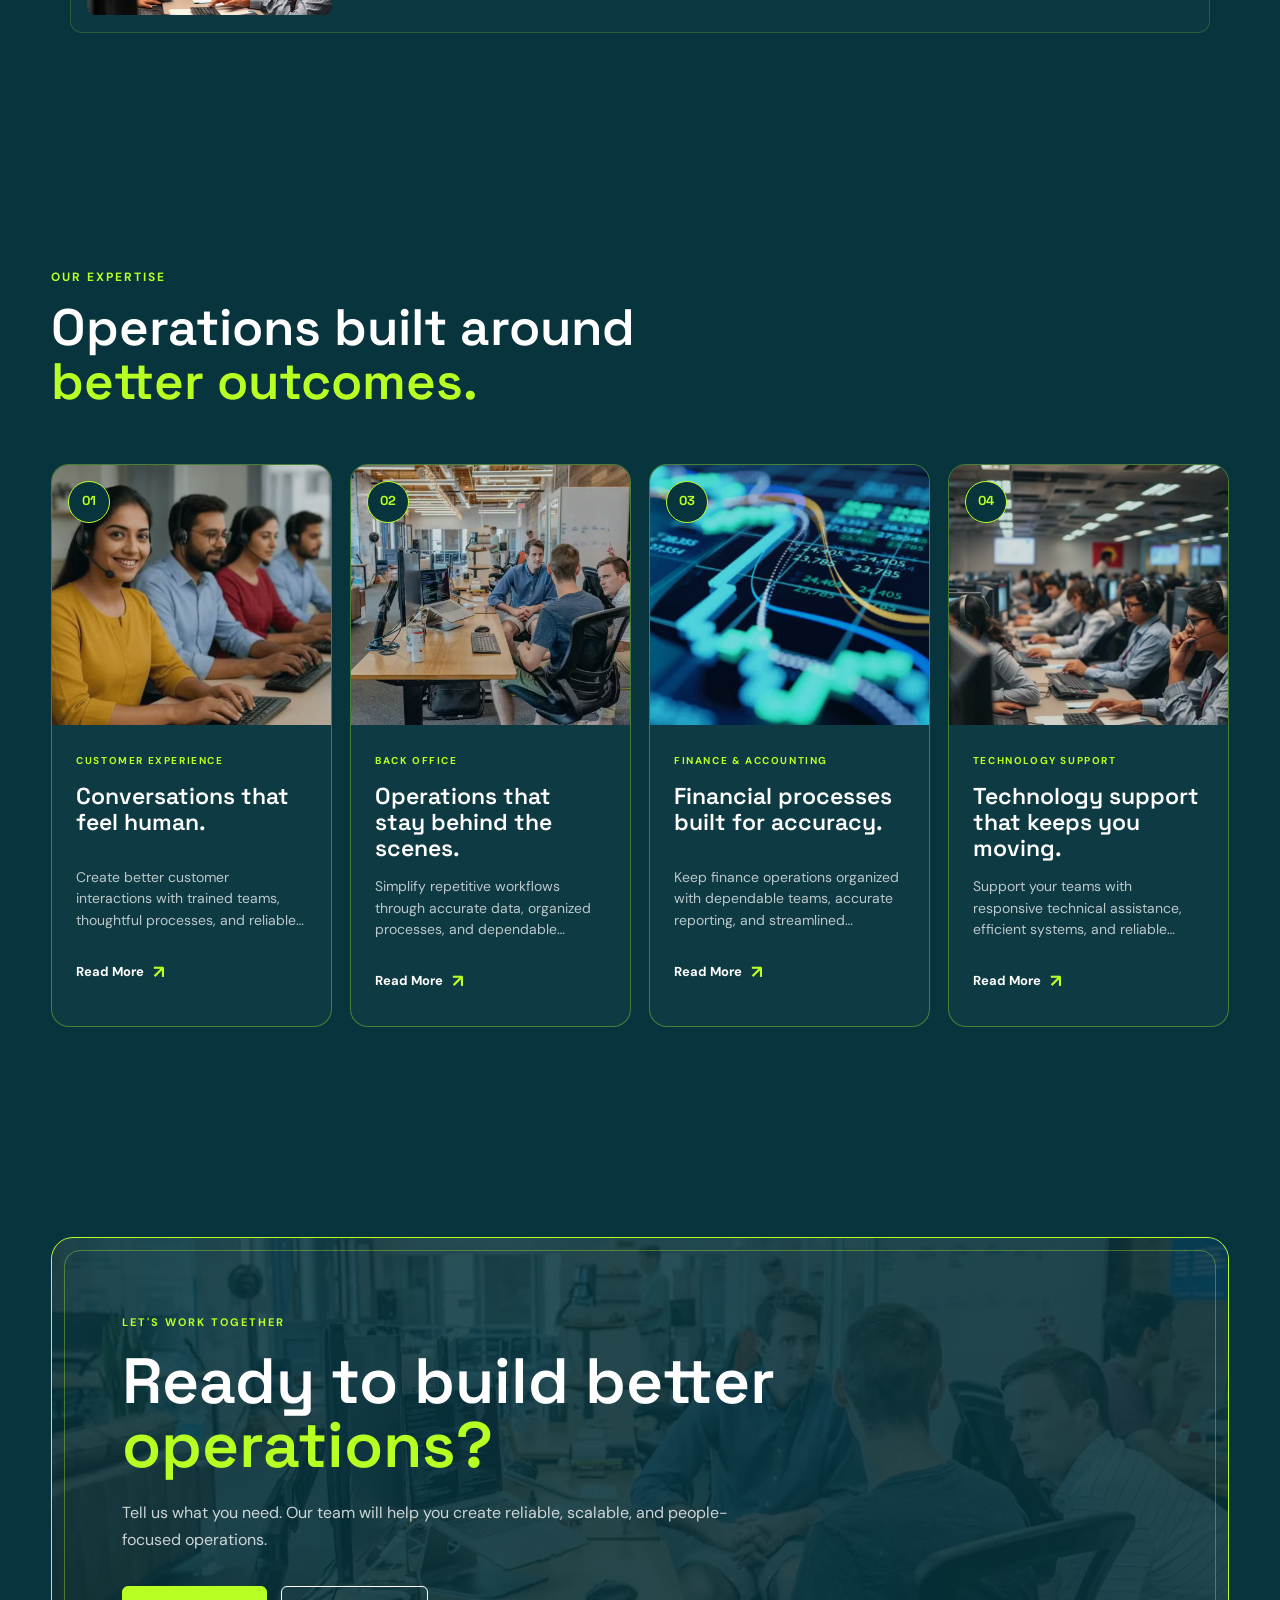
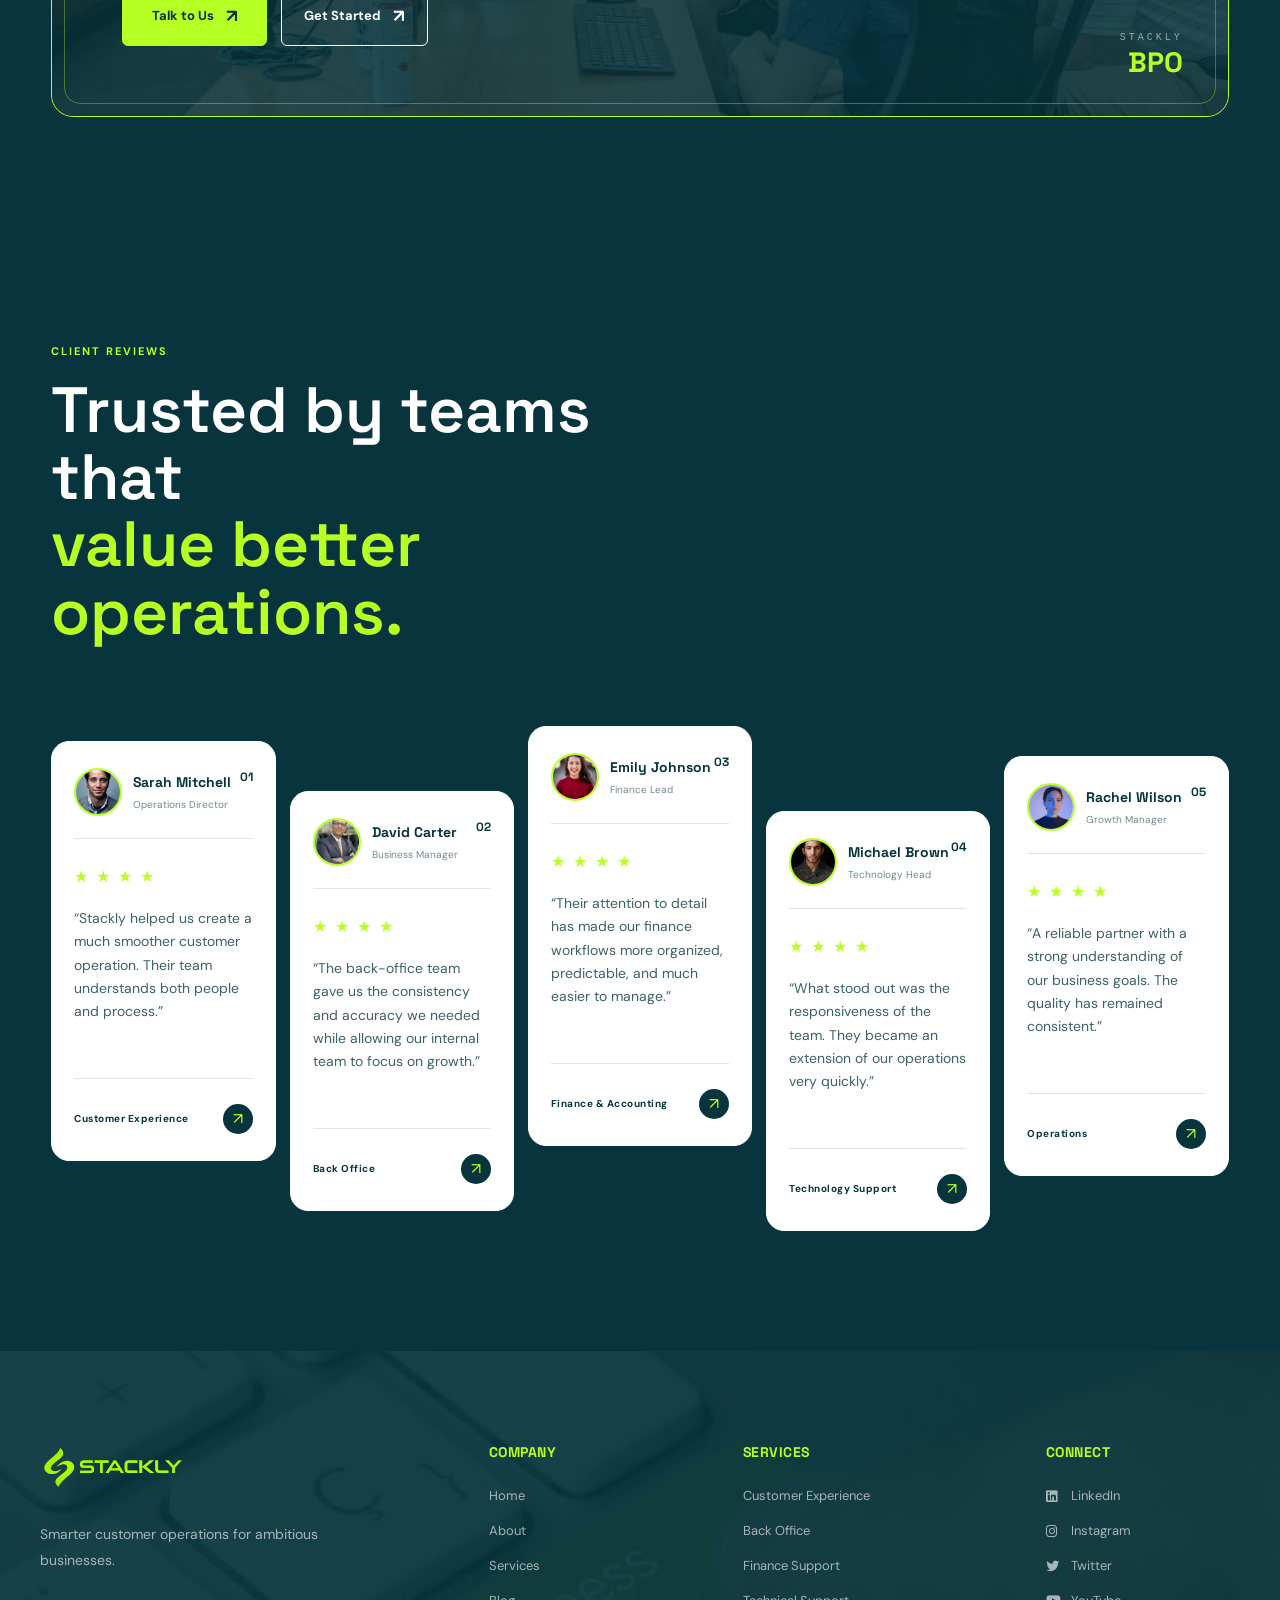
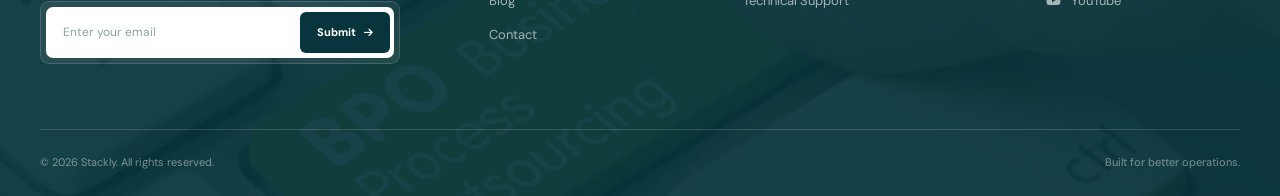
<file: blog.html>
<!DOCTYPE html>
<html lang="en">
<head>
    <meta charset="UTF-8">
    <meta name="viewport" content="width=device-width, initial-scale=1.0">

    <title>Stackly | Business Process Outsourcing</title>

    <!-- Google Fonts -->
    <link rel="preconnect" href="https://fonts.googleapis.com">
    <link rel="preconnect" href="https://fonts.gstatic.com" crossorigin>
    <link href="https://fonts.googleapis.com/css2?family=DM+Sans:wght@400;500;600;700&family=Space+Grotesk:wght@400;500;600;700&display=swap" rel="stylesheet">

    <!-- Font Awesome -->
    <link rel="stylesheet"
          href="https://cdnjs.cloudflare.com/ajax/libs/font-awesome/6.5.2/css/all.min.css">

    <!-- AOS -->
    <link rel="stylesheet"
          href="https://unpkg.com/aos@2.3.1/dist/aos.css">

    <!-- CSS -->
    <link rel="stylesheet" href="css/blog.css">
</head>

<body>

<!-- ================= PRELOADER ================= -->

<div class="preloader" id="preloader">
    <div class="loader-logo">
        <span class="logo-symbol">
            <img 
                src="assets/logo img1.webp" 
                alt="Stackly" 
                class="logo-image"
            >
        </span>
    </div>
</div>

<!-- ================= HEADER ================= -->
<header class="header">

    <div class="container nav-container">

 <a href="index.html" class="logo" aria-label="Stackly Home">
    <img src="assets/logo img1.webp"alt="Stackly" class="logo-image">
</a>

        <nav class="nav-menu" id="navMenu">

            <a href="index.html" class="nav-link ">Home</a>

            <a href="about.html" class="nav-link">About</a>

            <a href="services.html" class="nav-link">Services</a>
            
            <a href="blog.html" class="nav-link active">Blog</a>
            <a href="contact.html" class="nav-link">Contact</a>

        
        


        <!-- <div class="nav-actions">

            <a href="login.html" class="login-btn">Login</a>

            <a href="signup.html" class="signup-btn">Signup</a>

        </div> -->

        <!-- MOBILE LOGIN + SIGNUP -->
        <div class="mobile-nav-actions">
            <a href="login.html" class="login-btn">Login</a>
            <a href="signup.html" class="signup-btn">Signup</a>
        </div>

        </nav>
        <button class="menu-toggle"
                id="menuToggle"
                type="button"
                aria-label="Open navigation menu"
                aria-expanded="false"
                title="Open navigation menu">

            <span></span>
            <span></span>
            <span></span>

        </button>

    </div>

</header>

<!-- ================= BLOG / INSIGHTS HERO ================= -->

<section class="stackly-blog-hero" id="blog">

    <div class="stackly-blog-container">

        <!-- LEFT CONTENT -->
        <div class="stackly-blog-content"
             data-aos="fade-right">

            <span class="stackly-blog-label">
                STACKLY INSIGHTS
            </span>

            <h1>
                Notes from running
                <span>operations at scale.</span>
            </h1>

            <p>
                Practical insights from the people behind Stackly —
                covering customer experience, back-office operations,
                finance, technology, and the processes that help
                growing businesses run better.
            </p>

            <div class="stackly-blog-actions">

                <a href="404.html" class="stackly-blog-btn">
                    Explore insights
                    <span>↗</span>
                </a>

            </div>

            <div class="stackly-blog-meta">

                <div class="stackly-blog-meta-item">
                    <strong>01</strong>
                    <span>Operations</span>
                </div>

                <div class="stackly-blog-meta-item">
                    <strong>02</strong>
                    <span>Customer Experience</span>
                </div>

                <div class="stackly-blog-meta-item">
                    <strong>03</strong>
                    <span>Technology</span>
                </div>

            </div>

        </div>


        <!-- RIGHT IMAGE -->
        <div class="stackly-blog-visual"
             data-aos="fade-left"
             data-aos-delay="150">

            <div class="stackly-blog-image">

                <img
                    src="assets/img-21.webp"
                    alt="Stackly BPO operations team working together"
                >

                <div class="stackly-blog-image-overlay"></div>

                <div class="stackly-blog-image-frame"></div>

                <!-- FLOATING IMAGE CARD -->
                <div class="stackly-blog-image-card"
                     data-aos="fade-up"
                     data-aos-delay="450">

                    <span>FROM THE TEAM</span>

                    <strong>
                        Better operations.
                        Better experiences.
                    </strong>

                    <small>
                        STACKLY BPO
                    </small>

                </div>

            </div>

        </div>

    </div>

</section>

<!-- ================= INSIGHT FEATURE ================= -->

<section class="insight-feature" id="insights">

    <div class="insight-container">

        <!-- LEFT IMAGE -->
        <div class="insight-image-wrap"
             data-aos="fade-right">

            <div class="insight-image">
                <img
                    src="assets/img-2.webp"
                    alt="Stackly operations team working together"
                >
            </div>

            <span class="insight-image-number">01</span>

        </div>


        <!-- RIGHT CONTENT -->
        <div class="insight-content"
             data-aos="fade-left">

            <span class="insight-label">
                OPERATIONS
            </span>

            <h2>
                How better processes
                <span>create better experiences.</span>
            </h2>

            <p>
                Great customer experiences start behind the scenes.
                From smarter workflows to trained teams, the right
                operational structure helps businesses deliver
                consistently at scale.
            </p>

            <p>
                Discover how Stackly combines people, process,
                technology, and accountability to build operations
                that grow with your business.
            </p>

            <a href="404.html" class="insight-read-btn">
                Read More
                <span>↗</span>
            </a>

        </div>

    </div>

</section>




<!-- ================= FRESH INSIGHTS ================= -->


<section class="fresh-insights-section" id="insights">

    <div class="fresh-insights-container">

        <!-- ================= HEADER ================= -->

        <div class="fresh-insights-header"
             data-aos="fade-up">

            <div>

                <span class="fresh-insights-label">
                    FRESH FROM STACKLY
                </span>

                <h2>
                    Ideas for running
                    <span>better operations.</span>
                </h2>

            </div>

            <p>
                Practical ideas, lessons, and perspectives from
                customer experience, operations, finance, and
                technology teams.
            </p>

        </div>


        <!-- ================= FILTER ================= -->

        <div class="fresh-filter-area"
             data-aos="fade-up"
             data-aos-delay="100">

            <span class="fresh-filter-title">
                FILTER BY
            </span>

            <div class="fresh-filter-buttons">

                <button type="button"
                        class="fresh-filter-btn active"
                        data-filter="all">
                    All
                </button>

                <button type="button"
                        class="fresh-filter-btn"
                        data-filter="customer">
                    Customer Experience
                </button>

                <button type="button"
                        class="fresh-filter-btn"
                        data-filter="backoffice">
                    Back Office
                </button>

                <button type="button"
                        class="fresh-filter-btn"
                        data-filter="finance">
                    Finance
                </button>

                <button type="button"
                        class="fresh-filter-btn"
                        data-filter="technology">
                    Technology
                </button>

                <button type="button"
                        class="fresh-filter-btn"
                        data-filter="operations">
                    Operations
                </button>

            </div>

        </div>


        <!-- ================= POSTS ================= -->

        <div class="fresh-posts-list">


            <!-- ================= POST 01 ================= -->

            <article class="fresh-post-box"
                     data-category="customer"
                     data-aos="fade-up">

                <div class="fresh-post-image">

                    <img
                        src="assets/img-13.webp"
                        alt="Customer experience operations team"
                    >

                    <span class="fresh-post-number">
                        01
                    </span>

                </div>


                <div class="fresh-post-info">

                    <div class="fresh-post-meta">

                        <span>
                            CUSTOMER EXPERIENCE
                        </span>

                        <small>
                            08 SEP 2026
                        </small>

                    </div>

                    <h3>
                        What makes customer support
                        feel genuinely human?
                    </h3>

                    <p>
                        The processes, people, and small details
                        that turn everyday support into a better
                        customer experience.
                    </p>

                </div>


                <a href="404.html"
                   class="fresh-read-more"
                   aria-label="Read customer experience article"
                   title="Read customer experience article">

                    <span>
                        Read More
                    </span>

                    <strong aria-hidden="true">
                        ↗
                    </strong>

                </a>

            </article>



            <!-- ================= POST 02 ================= -->

            <article class="fresh-post-box"
                     data-category="backoffice"
                     data-aos="fade-up"
                     data-aos-delay="100">

                <div class="fresh-post-image">

                    <img
                        src="assets/img-23.webp"
                        alt="Back office business operations"
                    >

                    <span class="fresh-post-number">
                        02
                    </span>

                </div>


                <div class="fresh-post-info">

                    <div class="fresh-post-meta">

                        <span>
                            BACK OFFICE
                        </span>

                        <small>
                            05 SEP 2026
                        </small>

                    </div>

                    <h3>
                        Building back-office operations
                        that actually scale.
                    </h3>

                    <p>
                        A closer look at workflows, documentation,
                        quality checks, and the systems behind
                        reliable operations.
                    </p>

                </div>


                <a href="404.html"
                   class="fresh-read-more"
                   aria-label="Read back office article"
                   title="Read back office article">

                    <span>
                        Read More
                    </span>

                    <strong aria-hidden="true">
                        ↗
                    </strong>

                </a>

            </article>



            <!-- ================= POST 03 ================= -->

            <article class="fresh-post-box"
                     data-category="finance"
                     data-aos="fade-up"
                     data-aos-delay="200">

                <div class="fresh-post-image">

                    <img
                        src="assets/img-11.webp"
                        alt="Finance and accounting operations"
                    >

                    <span class="fresh-post-number">
                        03
                    </span>

                </div>


                <div class="fresh-post-info">

                    <div class="fresh-post-meta">

                        <span>
                            FINANCE
                        </span>

                        <small>
                            02 SEP 2026
                        </small>

                    </div>

                    <h3>
                        Accuracy starts with the
                        right finance process.
                    </h3>

                    <p>
                        How structured workflows and dedicated
                        teams can make financial operations
                        faster and more dependable.
                    </p>

                </div>


                <a href="404.html"
                   class="fresh-read-more"
                   aria-label="Read finance article"
                   title="Read finance article">

                    <span>
                        Read More
                    </span>

                    <strong aria-hidden="true">
                        ↗
                    </strong>

                </a>

            </article>



            <!-- ================= POST 04 ================= -->

            <article class="fresh-post-box"
                     data-category="technology"
                     data-aos="fade-up"
                     data-aos-delay="300">

                <div class="fresh-post-image">

                    <img
                        src="assets/img-23.webp"
                        alt="Technology support team"
                    >

                    <span class="fresh-post-number">
                        04
                    </span>

                </div>


                <div class="fresh-post-info">

                    <div class="fresh-post-meta">

                        <span>
                            TECHNOLOGY
                        </span>

                        <small>
                            29 AUG 2026
                        </small>

                    </div>

                    <h3>
                        Technology support without
                        slowing your team down.
                    </h3>

                    <p>
                        From helpdesk support to monitoring,
                        learn how the right technical operations
                        keep teams moving.
                    </p>

                </div>


                <a href="404.html"
                   class="fresh-read-more"
                   aria-label="Read technology article"
                   title="Read technology article">

                    <span>
                        Read More
                    </span>

                    <strong aria-hidden="true">
                        ↗
                    </strong>

                </a>

            </article>



            <!-- ================= POST 05 ================= -->

            <article class="fresh-post-box"
                     data-category="operations"
                     data-aos="fade-up"
                     data-aos-delay="400">

                <div class="fresh-post-image">

                    <img
                        src="assets/img-13.webp"
                        alt="Business operations team"
                    >

                    <span class="fresh-post-number">
                        05
                    </span>

                </div>


                <div class="fresh-post-info">

                    <div class="fresh-post-meta">

                        <span>
                            OPERATIONS
                        </span>

                        <small>
                            26 AUG 2026
                        </small>

                    </div>

                    <h3>
                        How smarter operations create
                        better business outcomes.
                    </h3>

                    <p>
                        Explore the people, processes, and systems
                        that help businesses improve efficiency
                        and deliver consistent results.
                    </p>

                </div>


                <a href="404.html"
                   class="fresh-read-more"
                   aria-label="Read operations article"
                   title="Read operations article">

                    <span>
                        Read More
                    </span>

                    <strong aria-hidden="true">
                        ↗
                    </strong>

                </a>

            </article>


        </div>

    </div>

</section>

<!-- ================= FOUR IMAGE CARDS ================= -->
<section class="four-card-section">
  <div class="four-card-container">

    <div class="four-card-heading" data-aos="fade-up">
      <span>OUR EXPERTISE</span>
      <h2>Operations built around <strong>better outcomes.</strong></h2>
    </div>

    <div class="four-card-grid">

      <!-- Card 01 -->
      <article class="four-card" data-aos="fade-up">
        <div class="four-card-image">
          <img
            src="assets/img-15.webp"
            alt="Customer experience team"
          >
          <span class="card-number">01</span>
        </div>

        <div class="four-card-content">
          <span class="card-label">CUSTOMER EXPERIENCE</span>

          <h3>Conversations that feel human.</h3>

          <p>
            Create better customer interactions with trained teams,
            thoughtful processes, and reliable support.
          </p>

          <a href="404.html" class="card-read-more">
            Read More <span>↗</span>
          </a>
        </div>
      </article>


      <!-- Card 02 -->
      <article class="four-card" data-aos="fade-up" data-aos-delay="100">
        <div class="four-card-image">
          <img
            src="assets/img-2.webp"
            alt="Back office operations"
          >
          <span class="card-number">02</span>
        </div>

        <div class="four-card-content">
          <span class="card-label">BACK OFFICE</span>

          <h3>Operations that stay behind the scenes.</h3>

          <p>
            Simplify repetitive workflows through accurate data,
            organized processes, and dependable operational support.
          </p>

          <a href="404.html" class="card-read-more">
            Read More <span>↗</span>
          </a>
        </div>
      </article>


      <!-- Card 03 -->
      <article class="four-card" data-aos="fade-up" data-aos-delay="200">
        <div class="four-card-image">
          <img
            src="assets/img-14.webp"
            alt="Finance and accounting team"
          >
          <span class="card-number">03</span>
        </div>

        <div class="four-card-content">
          <span class="card-label">FINANCE & ACCOUNTING</span>

          <h3>Financial processes built for accuracy.</h3>

          <p>
            Keep finance operations organized with dependable teams,
            accurate reporting, and streamlined accounting workflows.
          </p>

          <a href="404.html" class="card-read-more">
            Read More <span>↗</span>
          </a>
        </div>
      </article>


      <!-- Card 04 -->
      <article class="four-card" data-aos="fade-up" data-aos-delay="300">
        <div class="four-card-image">
          <img
            src="assets/img-13.webp"
            alt="Technology support team"
          >
          <span class="card-number">04</span>
        </div>

        <div class="four-card-content">
          <span class="card-label">TECHNOLOGY SUPPORT</span>

          <h3>Technology support that keeps you moving.</h3>

          <p>
            Support your teams with responsive technical assistance,
            efficient systems, and reliable technology operations.
          </p>

          <a href="404.html" class="card-read-more">
            Read More <span>↗</span>
          </a>
        </div>
      </article>

    </div>
  </div>
</section>



<!-- ================= CONTACT CTA ================= -->
<section class="contact-cta-section" id="contact">
  <div class="contact-cta-container">

    <div class="contact-cta-box" data-aos="fade-up">

      <div class="contact-cta-content">
        <span class="contact-cta-label">LET'S WORK TOGETHER</span>

        <h2>
          Ready to build better
          <span>operations?</span>
        </h2>

        <p>
          Tell us what you need. Our team will help you create
          reliable, scalable, and people-focused operations.
        </p>

        <div class="contact-cta-buttons">
          <a href="404.html" class="contact-btn contact-btn-primary">
            Talk to Us
            <span>↗</span>
          </a>

          <a href="404.html" class="contact-btn contact-btn-outline">
            Get Started
            <span>↗</span>
          </a>
        </div>
      </div>

      <div class="contact-cta-corner">
        <span>STACKLY</span>
        <strong>BPO</strong>
      </div>

    </div>

  </div>
</section>

<!-- ================= REVIEWS SECTION ================= -->
<section class="reviews-section" id="reviews">

    <div class="reviews-container">

        <!-- SECTION HEADING -->
        <div class="reviews-heading" data-aos="fade-up">
            <span>CLIENT REVIEWS</span>

            <h2>
                Trusted by teams that<br>
                <strong>value better operations.</strong>
            </h2>
        </div>


        <!-- REVIEWS GRID -->
        <div class="reviews-list">

            <!-- REVIEW 01 -->
            <article class="review-card review-card-1"
                     data-aos="fade-up">

                <div class="review-top">

                    <div class="review-user">

                        <img src="assets/img-26.webp"
                             alt="Sarah Mitchell">

                        <div>
                            <h3>Sarah Mitchell</h3>
                            <span>Operations Director</span>
                        </div>

                    </div>

                    <span class="review-number">01</span>

                </div>


                <div class="review-stars"
                     aria-label="4 out of 5 stars">
                    ★ ★ ★ ★
                </div>


                <p>
                    “Stackly helped us create a much smoother customer
                    operation. Their team understands both people and
                    process.”
                </p>


                <div class="review-bottom">

                    <span>Customer Experience</span>

                    <a href="404.html"
                       class="review-arrow"
                       aria-label="View Sarah Mitchell review"
                       title="View review">
                        ↗
                    </a>

                </div>

            </article>


            <!-- REVIEW 02 -->
            <article class="review-card review-card-2"
                     data-aos="fade-up"
                     data-aos-delay="100">

                <div class="review-top">

                    <div class="review-user">

                        <img src="assets/img-18.webp"
                             alt="David Carter">

                        <div>
                            <h3>David Carter</h3>
                            <span>Business Manager</span>
                        </div>

                    </div>

                    <span class="review-number">02</span>

                </div>


                <div class="review-stars"
                     aria-label="4 out of 5 stars">
                    ★ ★ ★ ★
                </div>


                <p>
                    “The back-office team gave us the consistency and
                    accuracy we needed while allowing our internal team
                    to focus on growth.”
                </p>


                <div class="review-bottom">

                    <span>Back Office</span>

                    <a href="404.html"
                       class="review-arrow"
                       aria-label="View David Carter review"
                       title="View review">
                        ↗
                    </a>

                </div>

            </article>


            <!-- REVIEW 03 -->
            <article class="review-card review-card-3"
                     data-aos="fade-up"
                     data-aos-delay="200">

                <div class="review-top">

                    <div class="review-user">

                        <img src="assets/img-25.webp"
                             alt="Emily Johnson">

                        <div>
                            <h3>Emily Johnson</h3>
                            <span>Finance Lead</span>
                        </div>

                    </div>

                    <span class="review-number">03</span>

                </div>


                <div class="review-stars"
                     aria-label="4 out of 5 stars">
                    ★ ★ ★ ★
                </div>


                <p>
                    “Their attention to detail has made our finance
                    workflows more organized, predictable, and much
                    easier to manage.”
                </p>


                <div class="review-bottom">

                    <span>Finance &amp; Accounting</span>

                    <a href="404.html"
                       class="review-arrow"
                       aria-label="View Emily Johnson review"
                       title="View review">
                        ↗
                    </a>

                </div>

            </article>


            <!-- REVIEW 04 -->
            <article class="review-card review-card-4"
                     data-aos="fade-up"
                     data-aos-delay="300">

                <div class="review-top">

                    <div class="review-user">

                        <img src="assets/img-28.webp"
                             alt="Michael Brown">

                        <div>
                            <h3>Michael Brown</h3>
                            <span>Technology Head</span>
                        </div>

                    </div>

                    <span class="review-number">04</span>

                </div>


                <div class="review-stars"
                     aria-label="4 out of 5 stars">
                    ★ ★ ★ ★
                </div>


                <p>
                    “What stood out was the responsiveness of the team.
                    They became an extension of our operations very
                    quickly.”
                </p>


                <div class="review-bottom">

                    <span>Technology Support</span>

                    <a href="404.html"
                       class="review-arrow"
                       aria-label="View Michael Brown review"
                       title="View review">
                        ↗
                    </a>

                </div>

            </article>


            <!-- REVIEW 05 -->
            <article class="review-card review-card-5"
                     data-aos="fade-up"
                     data-aos-delay="400">

                <div class="review-top">

                    <div class="review-user">

                        <img src="assets/img-27.webp"
                             alt="Rachel Wilson">

                        <div>
                            <h3>Rachel Wilson</h3>
                            <span>Growth Manager</span>
                        </div>

                    </div>

                    <span class="review-number">05</span>

                </div>


                <div class="review-stars"
                     aria-label="4 out of 5 stars">
                    ★ ★ ★ ★
                </div>


                <p>
                    “A reliable partner with a strong understanding of
                    our business goals. The quality has remained
                    consistent.”
                </p>


                <div class="review-bottom">

                    <span>Operations</span>

                    <a href="404.html"
                       class="review-arrow"
                       aria-label="View Rachel Wilson review"
                       title="View review">
                        ↗
                    </a>

                </div>

            </article>

        </div>

    </div>

</section>



<!-- ================= FOOTER ================= -->

<footer class="footer">

    <div class="footer-overlay"></div>

    <div class="container footer-container">

        <div class="footer-grid">

            <!-- ================= BRAND ================= -->

            <div class="footer-brand">

                <a href="index.html"
                   class="footer-logo-link"
                   aria-label="Stackly Home">

                    <img
                        src="assets/logo img1.webp"
                        alt="Stackly"
                        class="footer-logo"
                    >

                </a>

                <p class="footer-description">
                    Smarter customer operations for
                    ambitious businesses.
                </p>


                <!-- NEWSLETTER -->

                <div class="newsletter-box">

            <form class="newsletter-form" id="newsletterForm" novalidate>

              <label for="footer-email" class="sr-only">
                  Email address
                       </label>

               <input
                      id="footer-email"
                     name="email"
                     type="email"
                     placeholder="Enter your email"
                       aria-label="Enter your email"
                          autocomplete="email"
                     required
                       >

                 <button type="submit">
               <span>Submit</span>
            <i class="fa-solid fa-arrow-right"></i>
               </button>

               </form>

                </div>

            </div>


            <!-- ================= COMPANY ================= -->

            <div class="footer-column">

                <h4>COMPANY</h4>

                <a href="index.html">Home</a>
                <a href="about.html">About</a>
                <a href="services.html">Services</a>
                <a href="blog.html">Blog</a>
                <a href="contact.html">Contact</a>

            </div>


            <!-- ================= SERVICES ================= -->

            <div class="footer-column">

                <h4>SERVICES </h4>

                <a href="404.html">Customer Experience</a>
                <a href="404.html">Back Office</a>
                <a href="404.html">Finance Support</a>
                <a href="404.html">Technical Support</a>

            </div>


            <!-- ================= CONNECT ================= -->

            <div class="footer-column">

                <h4>CONNECT </h4>

                <a href="404.html" aria-label="LinkedIn">
                    <i class="fa-brands fa-linkedin"></i>
                    <span>LinkedIn</span>
                </a>

                <a href="404.html" aria-label="Instagram">
                    <i class="fa-brands fa-instagram"></i>
                    <span>Instagram</span>
                </a>

            <a href="404.html" aria-label="Twitter" title="Twitter">
    <i class="fa-brands fa-twitter"></i>
    <span>Twitter</span>
</a>

                <a href="404.html" aria-label="YouTube">
                    <i class="fa-brands fa-youtube"></i>
                   <span>YouTube</span>
                        </a>

            </div>

        </div>


        <!-- ================= FOOTER BOTTOM ================= -->

        <div class="footer-bottom">

            <p>
                © 2026 Stackly. All rights reserved.
            </p>

            <p>
                Built for better operations.
            </p>

        </div>

    </div>

</footer>


<!-- ================= AOS ================= -->

<script src="https://unpkg.com/aos@2.3.1/dist/aos.js"></script>

<!-- ================= GSAP ================= -->

<script src="https://cdnjs.cloudflare.com/ajax/libs/gsap/3.12.5/gsap.min.js"></script>

<!-- ================= JS ================= -->

<!-- Mobile Nav Toggle (added) -->
<script>
(function () {
  var menuToggle = document.getElementById('menuToggle');
  var navMenu = document.getElementById('navMenu');
  if (!menuToggle || !navMenu) return;

  function isOpen() {
    return navMenu.classList.contains('open') || navMenu.classList.contains('mobile-active');
  }
  function openMenu() {
    navMenu.classList.add('open', 'mobile-active');
    menuToggle.classList.add('active');
    menuToggle.setAttribute('aria-expanded', 'true');
    document.body.classList.add('menu-open');
  }
  function closeMenu() {
    navMenu.classList.remove('open', 'mobile-active');
    menuToggle.classList.remove('active');
    menuToggle.setAttribute('aria-expanded', 'false');
    document.body.classList.remove('menu-open');
  }

  menuToggle.addEventListener('click', function (e) {
    e.stopPropagation();
    isOpen() ? closeMenu() : openMenu();
  });

  navMenu.querySelectorAll('.nav-link').forEach(function (link) {
    link.addEventListener('click', closeMenu);
  });

  document.addEventListener('click', function (e) {
    if (isOpen() && !navMenu.contains(e.target) && !menuToggle.contains(e.target)) {
      closeMenu();
    }
  });

  document.addEventListener('keydown', function (e) {
    if (e.key === 'Escape' && isOpen()) closeMenu();
  });

  window.addEventListener('resize', function () {
    if (window.innerWidth > 900 && isOpen()) closeMenu();
  });
})();
</script>
<script src="js/blog.js"></script>

</body>
</html>
</file>
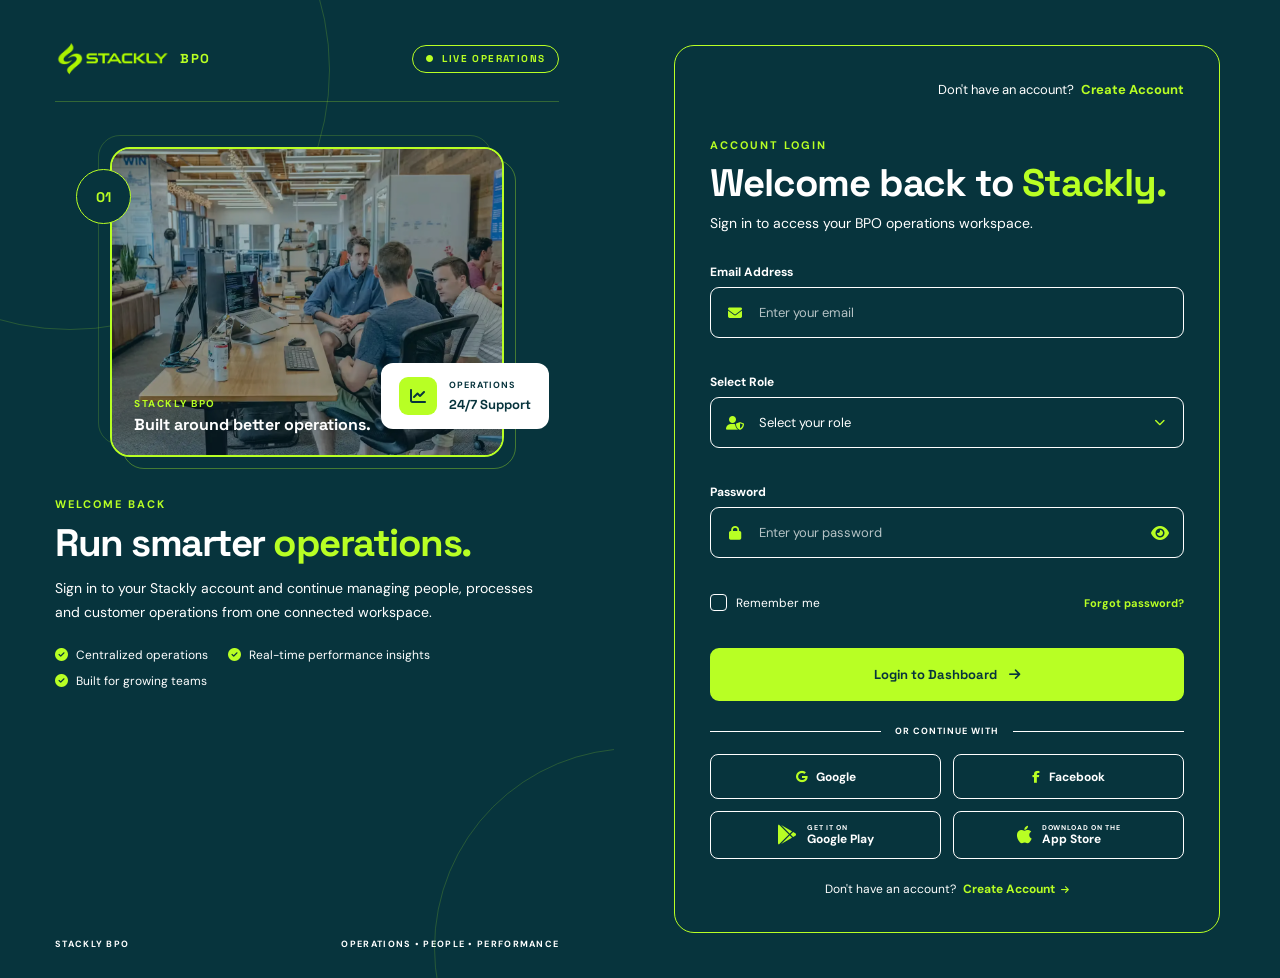
<file: login.html>
<!DOCTYPE html>
<html lang="en">

<head>
    <meta charset="UTF-8">
    <meta name="viewport" content="width=device-width, initial-scale=1.0">

    <title>Login | Stackly BPO</title>

    <!-- GOOGLE FONTS -->
    <link rel="preconnect" href="https://fonts.googleapis.com">
    <link rel="preconnect" href="https://fonts.gstatic.com" crossorigin>

    <link
        href="https://fonts.googleapis.com/css2?family=DM+Sans:wght@400;500;600;700&family=Space+Grotesk:wght@400;500;600;700&display=swap"
        rel="stylesheet">

    <!-- FONT AWESOME -->
    <link
        rel="stylesheet"
        href="https://cdnjs.cloudflare.com/ajax/libs/font-awesome/6.5.2/css/all.min.css">

    <!-- AOS -->
    <link
        rel="stylesheet"
        href="https://unpkg.com/aos@2.3.1/dist/aos.css">

    <!-- LOGIN CSS -->
    <link rel="stylesheet" href="css/login.css">
</head>

<body>

    <main class="login-page">

        <!-- =================================================
             LEFT VISUAL
        ================================================== -->

        <section class="login-visual" data-aos="fade-right">

            <!-- VISUAL TOP -->
            <div class="visual-top">

                <!-- DESKTOP LOGO -->
                <a href="index.html"
                    class="logo"
                    aria-label="Stackly Home"
                    title="Stackly Home">

                    <img
                        src="assets/logo img1.webp"
                        alt="Stackly BPO"
                        class="logo-image">

                    <span>BPO</span>

                </a>

                <!-- LIVE STATUS -->
                <span class="visual-status">
                    <i class="fa-solid fa-circle" aria-hidden="true"></i>
                    LIVE OPERATIONS
                </span>

            </div>


            <!-- =================================================
                 IMAGE
            ================================================== -->

            <div class="visual-image-wrap">

                <div class="image-decoration image-decoration-one"></div>

                <div class="image-decoration image-decoration-two"></div>

                <div class="visual-image-frame">

                    <img
                        src="assets/img-2.webp"
                        alt="Stackly BPO team working together"
                        class="login-image">

                    <div class="image-overlay"></div>

                    <div class="image-caption">

                        <span>STACKLY BPO</span>

                        <strong>
                            Built around better operations.
                        </strong>

                    </div>

                </div>


                <!-- FLOAT CARD -->

                <div class="image-float-card">

                    <div class="float-icon">
                        <i class="fa-solid fa-chart-line" aria-hidden="true"></i>
                    </div>

                    <div>
                        <span>OPERATIONS</span>

                        <strong>
                            24/7 Support
                        </strong>
                    </div>

                </div>


                <!-- NUMBER -->

                <div class="image-number">
                    01
                </div>

            </div>


            <!-- =================================================
                 CONTENT
            ================================================== -->

            <div class="visual-content">

                <span class="visual-label">
                    WELCOME BACK
                </span>

                <h1>
                    Run smarter
                    <span>operations.</span>
                </h1>

                <p>
                    Sign in to your Stackly account and continue managing
                    people, processes and customer operations from one
                    connected workspace.
                </p>

                <div class="visual-points">

                    <div class="visual-point">

                        <i
                            class="fa-solid fa-circle-check"
                            aria-hidden="true">
                        </i>

                        <span>
                            Centralized operations
                        </span>

                    </div>


                    <div class="visual-point">

                        <i
                            class="fa-solid fa-circle-check"
                            aria-hidden="true">
                        </i>

                        <span>
                            Real-time performance insights
                        </span>

                    </div>


                    <div class="visual-point">

                        <i
                            class="fa-solid fa-circle-check"
                            aria-hidden="true">
                        </i>

                        <span>
                            Built for growing teams
                        </span>

                    </div>

                </div>

            </div>


            <!-- =================================================
                 BOTTOM
            ================================================== -->

            <div class="visual-bottom">

                <span>
                    STACKLY BPO
                </span>

                <span>
                    OPERATIONS • PEOPLE • PERFORMANCE
                </span>

            </div>

        </section>


        <!-- =================================================
             RIGHT LOGIN AREA
        ================================================== -->

        <section class="login-form-area" data-aos="fade-left">

            <div class="login-form-container">


                <!-- =================================================
                     TOP
                ================================================== -->

                <div class="form-top">

                    <!-- MOBILE LOGO IMAGE -->
                    <a
                        href="index.html"
                        class="mobile-logo"
                        aria-label="Stackly Home"
                        title="Stackly Home">

                        <img
                            src="assets/logo img1.webp"
                            alt="Stackly BPO"
                            class="mobile-logo-image">

                    </a>


                    <!-- CREATE ACCOUNT -->
                    <p>

                        Don't have an account?

                        <a href="signup.html">
                            Create Account
                        </a>

                    </p>

                </div>


                <!-- =================================================
                     HEADING
                ================================================== -->

                <div class="form-heading">

                    <span class="form-label">
                        ACCOUNT LOGIN
                    </span>

                    <h2>
                        Welcome back to
                        <span>Stackly.</span>
                    </h2>

                    <p>
                        Sign in to access your BPO operations workspace.
                    </p>

                </div>


                <!-- =================================================
                     LOGIN FORM
                ================================================== -->

                <form
                    id="loginForm"
                    class="login-form"
                    novalidate>


                    <!-- EMAIL -->

                    <div class="form-group">

                        <label for="email">
                            Email Address
                        </label>

                        <div class="input-box">

                            <i
                                class="fa-solid fa-envelope"
                                aria-hidden="true">
                            </i>

                            <input
                                type="email"
                                id="email"
                                name="email"
                                placeholder="Enter your email"
                                autocomplete="email">

                        </div>

                        <span
                            class="error-message"
                            id="emailError">
                        </span>

                    </div>


                    <!-- ROLE -->

                    <div class="form-group">

                        <label for="role">
                            Select Role
                        </label>

                        <div class="input-box select-box">

                            <i
                                class="fa-solid fa-user-shield"
                                aria-hidden="true">
                            </i>

                            <select
                                id="role"
                                name="role">

                                <option value="">
                                    Select your role
                                </option>

                                <option value="admin">
                                    Admin
                                </option>

                                <option value="viewer">
                                    Viewer
                                </option>

                            </select>

                            <i
                                class="fa-solid fa-chevron-down select-arrow"
                                aria-hidden="true">
                            </i>

                        </div>

                        <span
                            class="error-message"
                            id="roleError">
                        </span>

                    </div>


                    <!-- PASSWORD -->

                    <div class="form-group">

                        <label for="password">
                            Password
                        </label>

                        <div class="input-box">

                            <i
                                class="fa-solid fa-lock"
                                aria-hidden="true">
                            </i>

                            <input
                                type="password"
                                id="password"
                                name="password"
                                placeholder="Enter your password"
                                autocomplete="current-password">

                            <button
                                type="button"
                                class="password-toggle"
                                id="passwordToggle"
                                aria-label="Show password"
                                title="Show password">

                                <i
                                    class="fa-solid fa-eye"
                                    aria-hidden="true">
                                </i>

                            </button>

                        </div>

                        <span
                            class="error-message"
                            id="passwordError">
                        </span>

                    </div>


                    <!-- =================================================
                         LOGIN OPTIONS
                    ================================================== -->

                    <div class="login-options">

                        <label class="check-label">

                            <input
                                type="checkbox"
                                id="remember"
                                name="remember">

                            <span class="custom-check"></span>

                            <span>
                                Remember me
                            </span>

                        </label>


                        <a
                            href="404.html"
                            class="forgot-link">

                            Forgot password?

                        </a>

                    </div>


                    <!-- =================================================
                         MESSAGE
                    ================================================== -->

                    <div
                        id="loginMessage"
                        class="login-message">
                    </div>


                    <!-- =================================================
                         LOGIN BUTTON
                    ================================================== -->

                    <button
                        type="submit"
                        class="login-btn"
                        id="loginButton">

                        <span>
                            Login to Dashboard
                        </span>

                        <i
                            class="fa-solid fa-arrow-right"
                            aria-hidden="true">
                        </i>

                    </button>


                    <!-- =================================================
                         DIVIDER
                    ================================================== -->

                    <div class="divider">
                        <span>OR CONTINUE WITH</span>
                    </div>


                    <!-- =================================================
                         SOCIAL BUTTONS
                    ================================================== -->

                    <div class="social-buttons">

                        <a
                            href="404.html"
                            class="social-btn"
                            aria-label="Continue with Google"
                            title="Continue with Google">

                            <i
                                class="fa-brands fa-google"
                                aria-hidden="true">
                            </i>

                            Google

                        </a>


                        <a
                            href="404.html"
                            class="social-btn"
                            aria-label="Continue with Facebook"
                            title="Continue with Facebook">

                            <i
                                class="fa-brands fa-facebook-f"
                                aria-hidden="true">
                            </i>

                            Facebook

                        </a>

                    </div>


                    <!-- =================================================
                         APP BUTTONS
                    ================================================== -->

                    <div class="app-buttons">

                        <a
                            href="404.html"
                            class="app-btn"
                            aria-label="Download from Google Play"
                            title="Download from Google Play">

                            <i
                                class="fa-brands fa-google-play"
                                aria-hidden="true">
                            </i>

                            <span>

                                <small>
                                    GET IT ON
                                </small>

                                Google Play

                            </span>

                        </a>


                        <a
                            href="404.html"
                            class="app-btn"
                            aria-label="Download from App Store"
                            title="Download from App Store">

                            <i
                                class="fa-brands fa-apple"
                                aria-hidden="true">
                            </i>

                            <span>

                                <small>
                                    DOWNLOAD ON THE
                                </small>

                                App Store

                            </span>

                        </a>

                    </div>


                    <!-- =================================================
                         SIGNUP
                    ================================================== -->

                    <div class="signup-text">

                        Don't have an account?

                        <a href="signup.html">

                            Create Account

                            <i
                                class="fa-solid fa-arrow-right"
                                aria-hidden="true">
                            </i>

                        </a>

                    </div>

                </form>

            </div>

        </section>

    </main>


    <!-- =================================================
         AOS JS
    ================================================== -->

    <script src="https://unpkg.com/aos@2.3.1/dist/aos.js"></script>

    <!-- LOGIN JS -->
    <script src="js/login.js"></script>

</body>

</html>
</file>
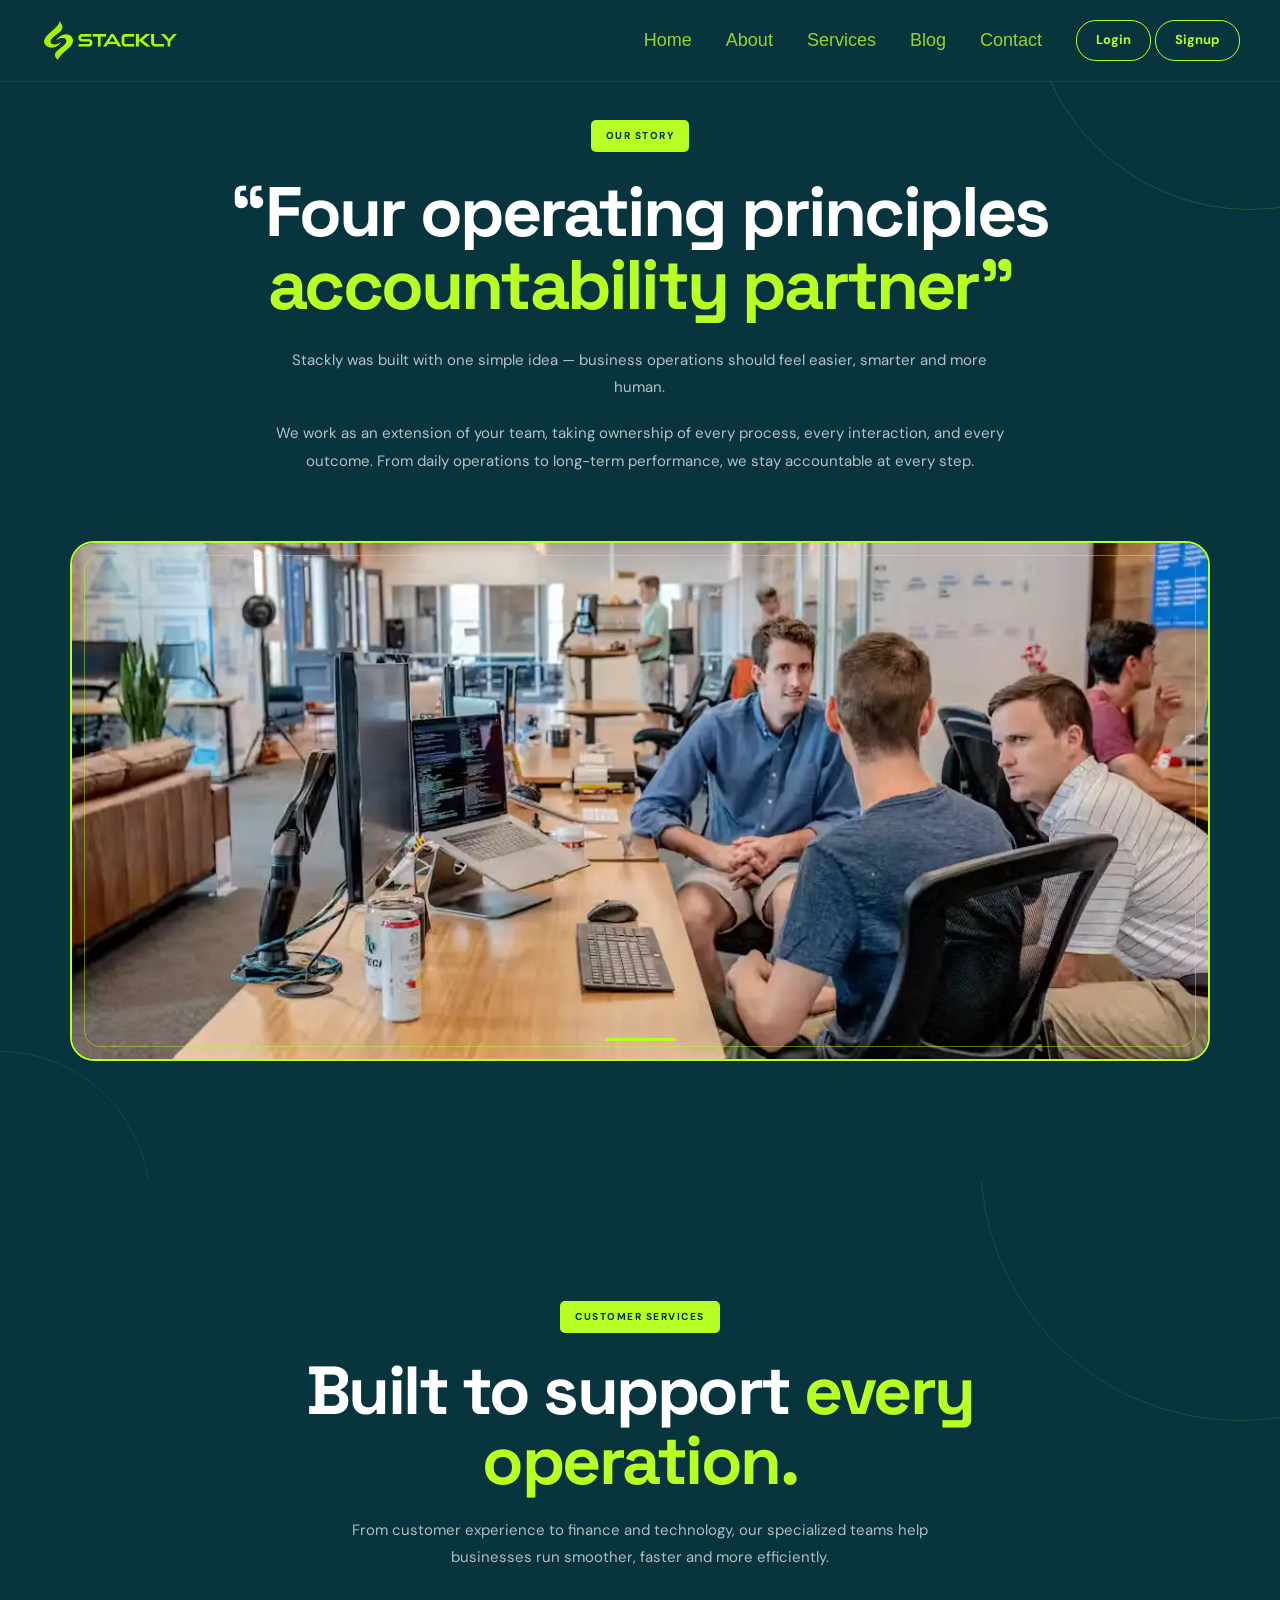
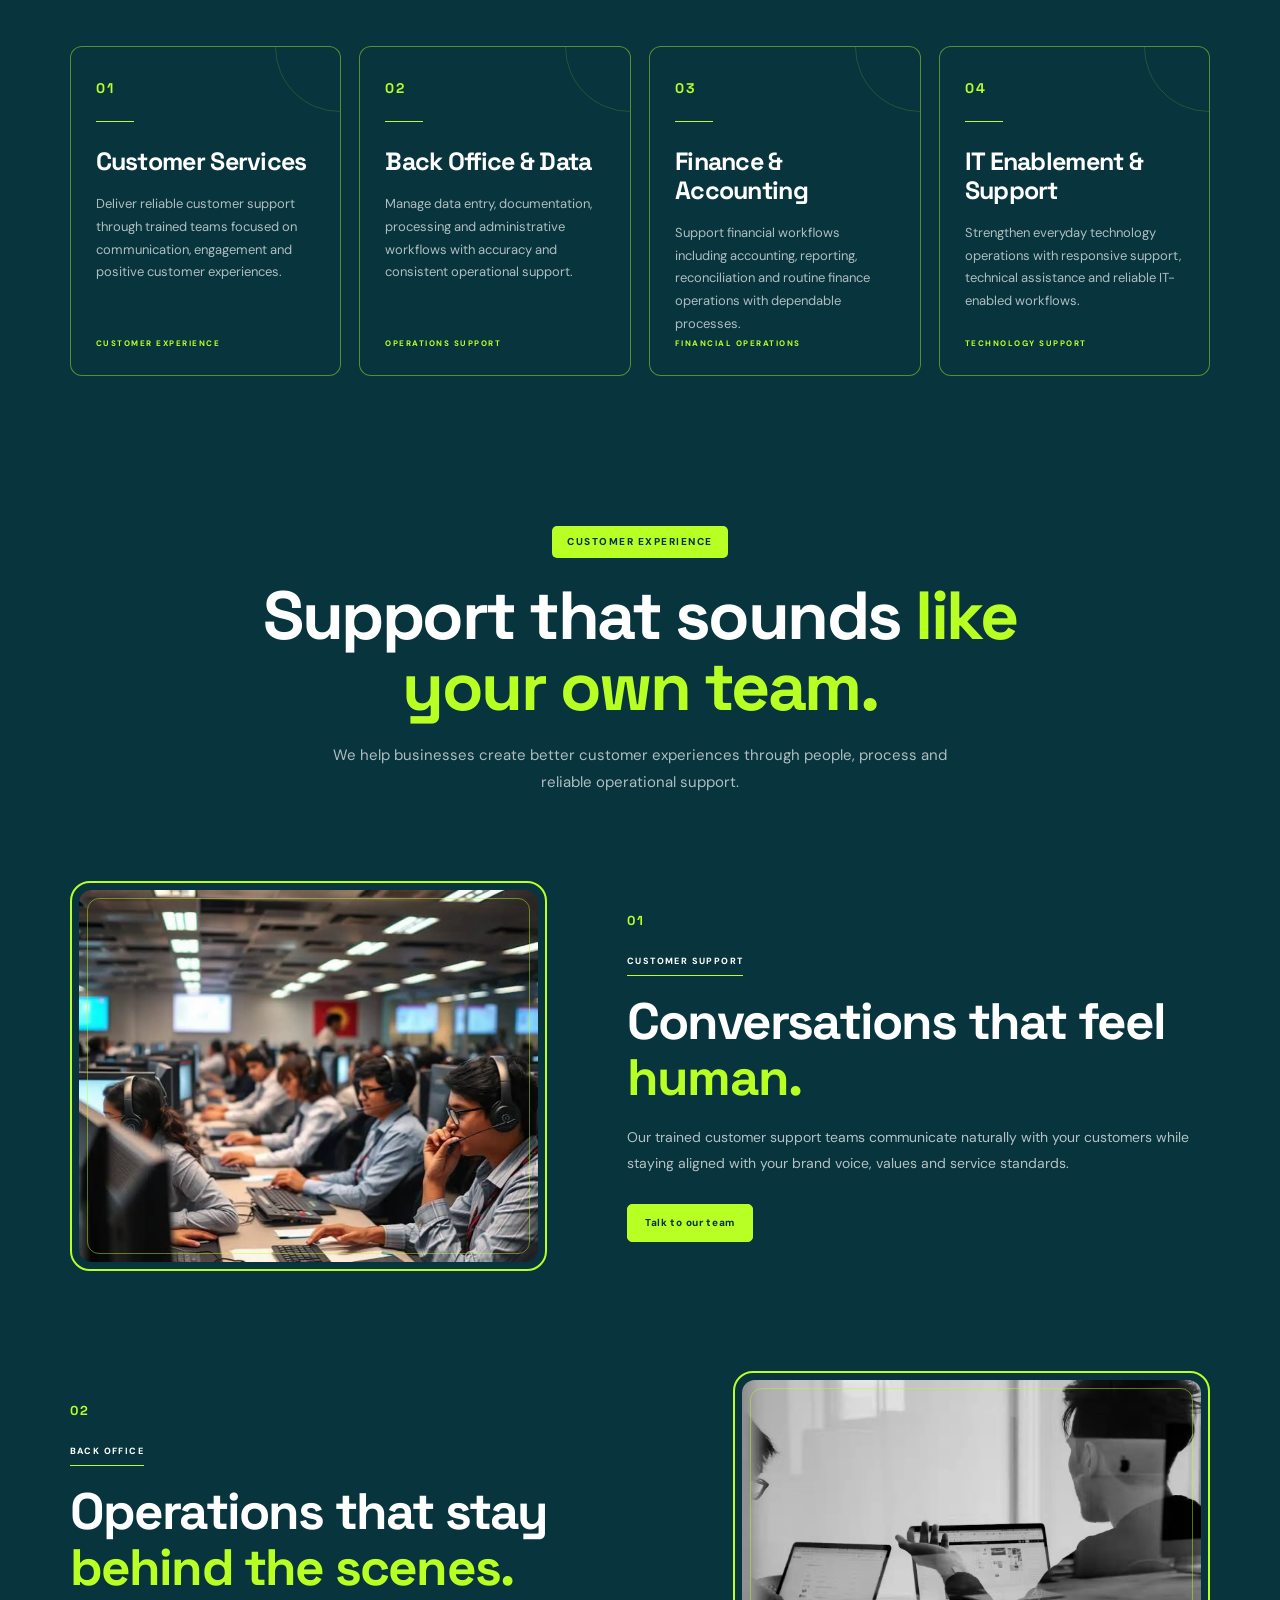
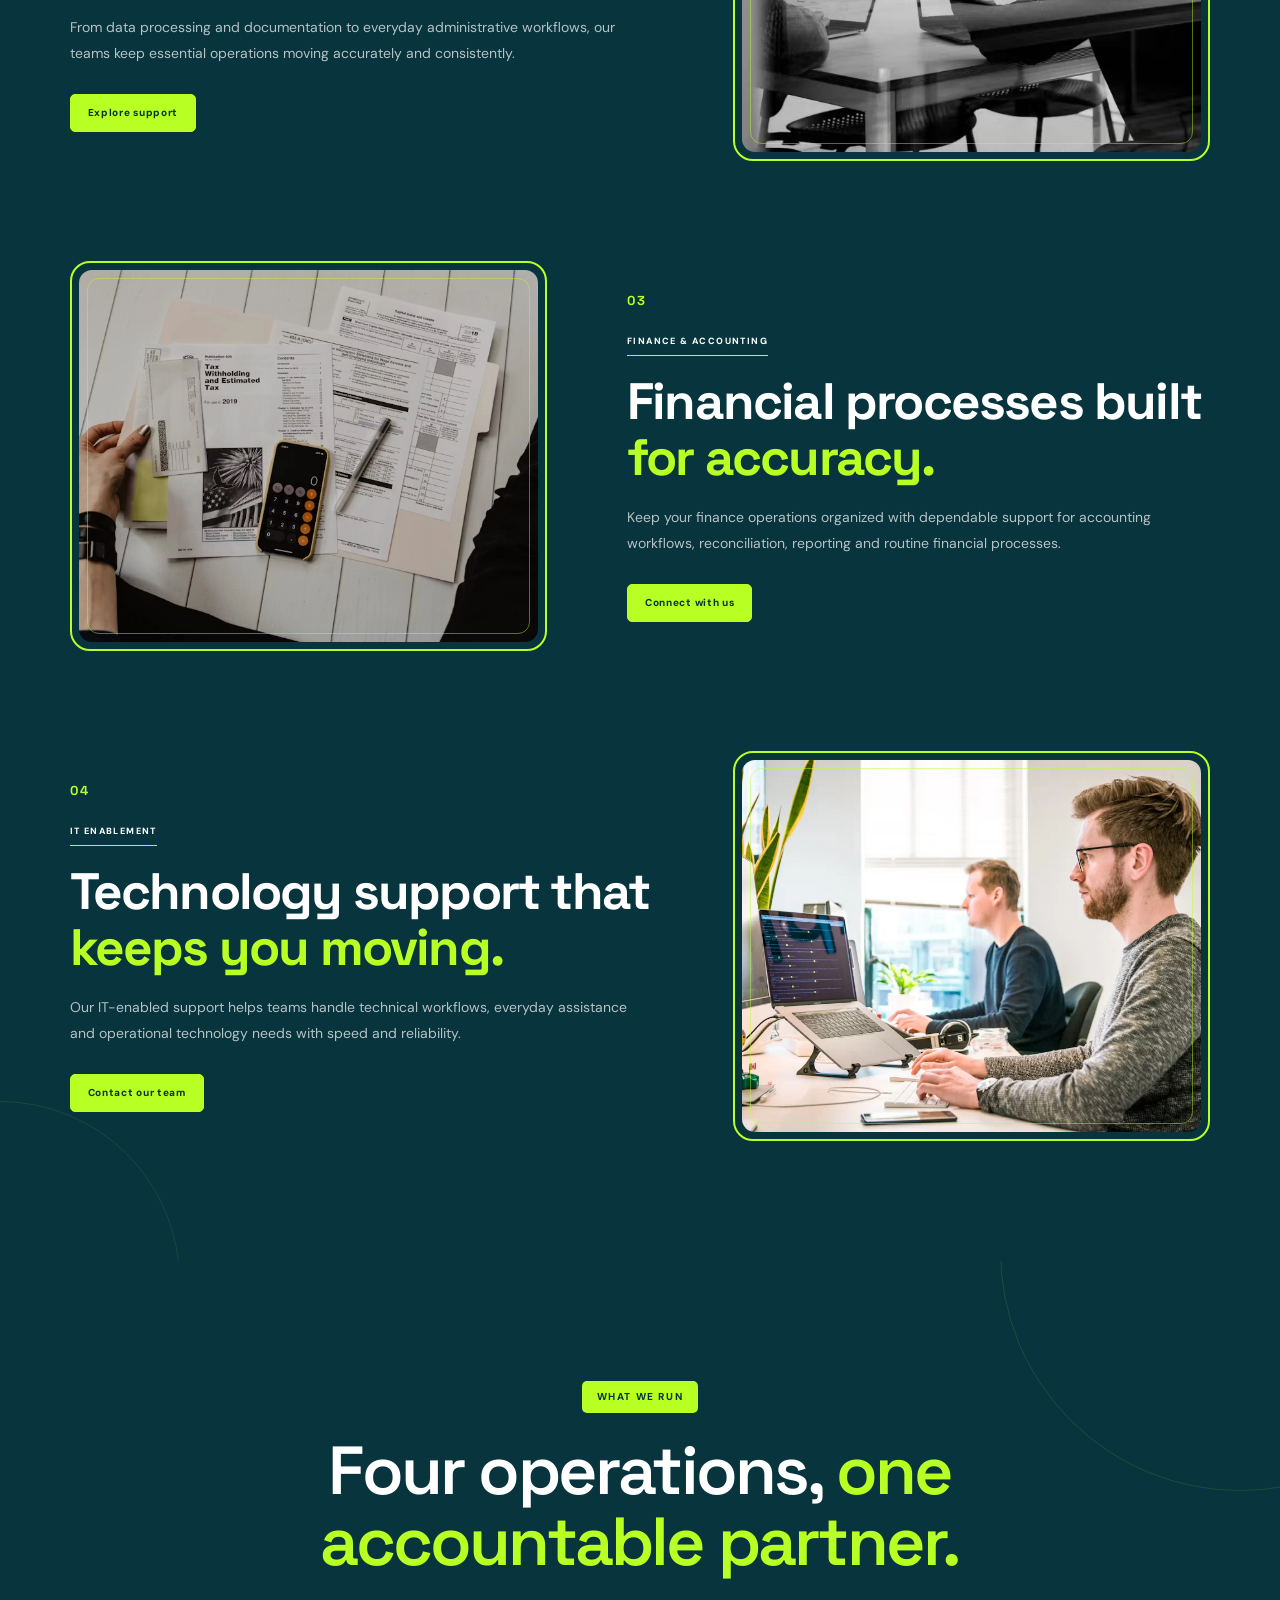
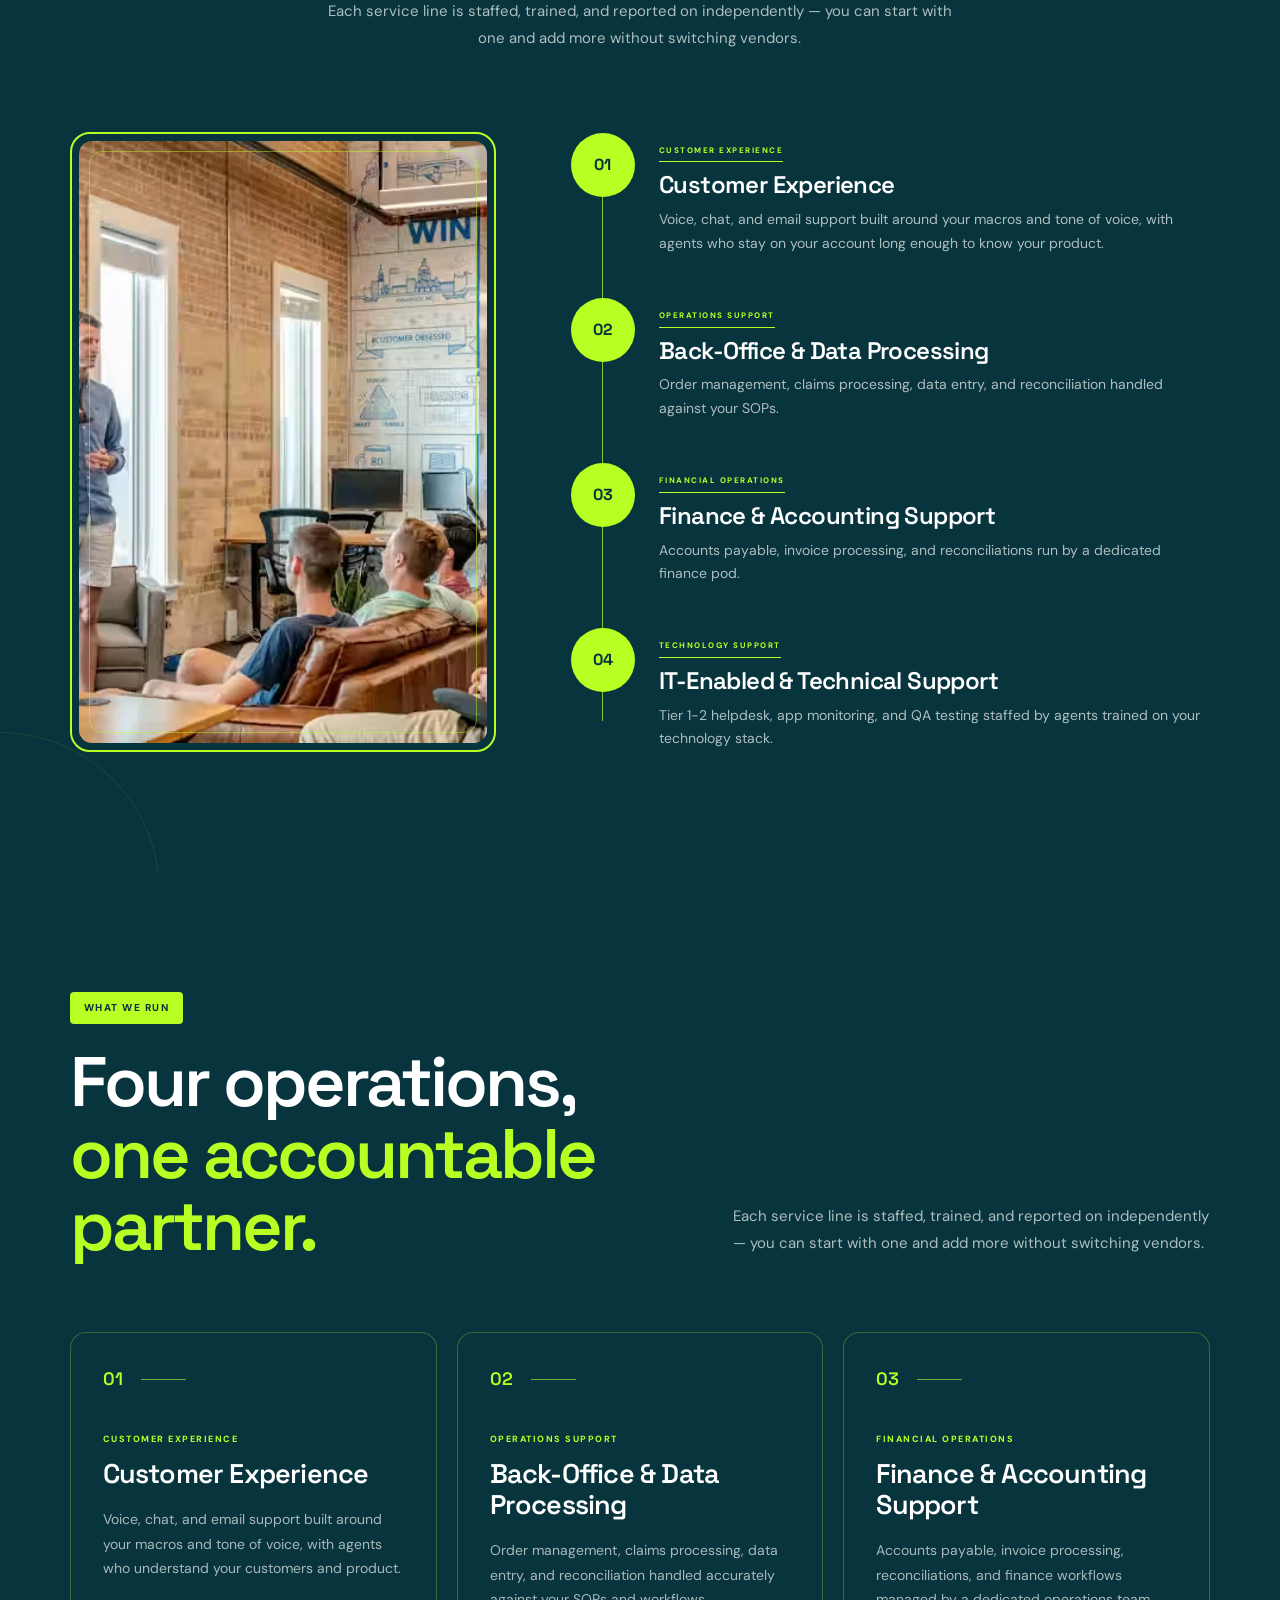
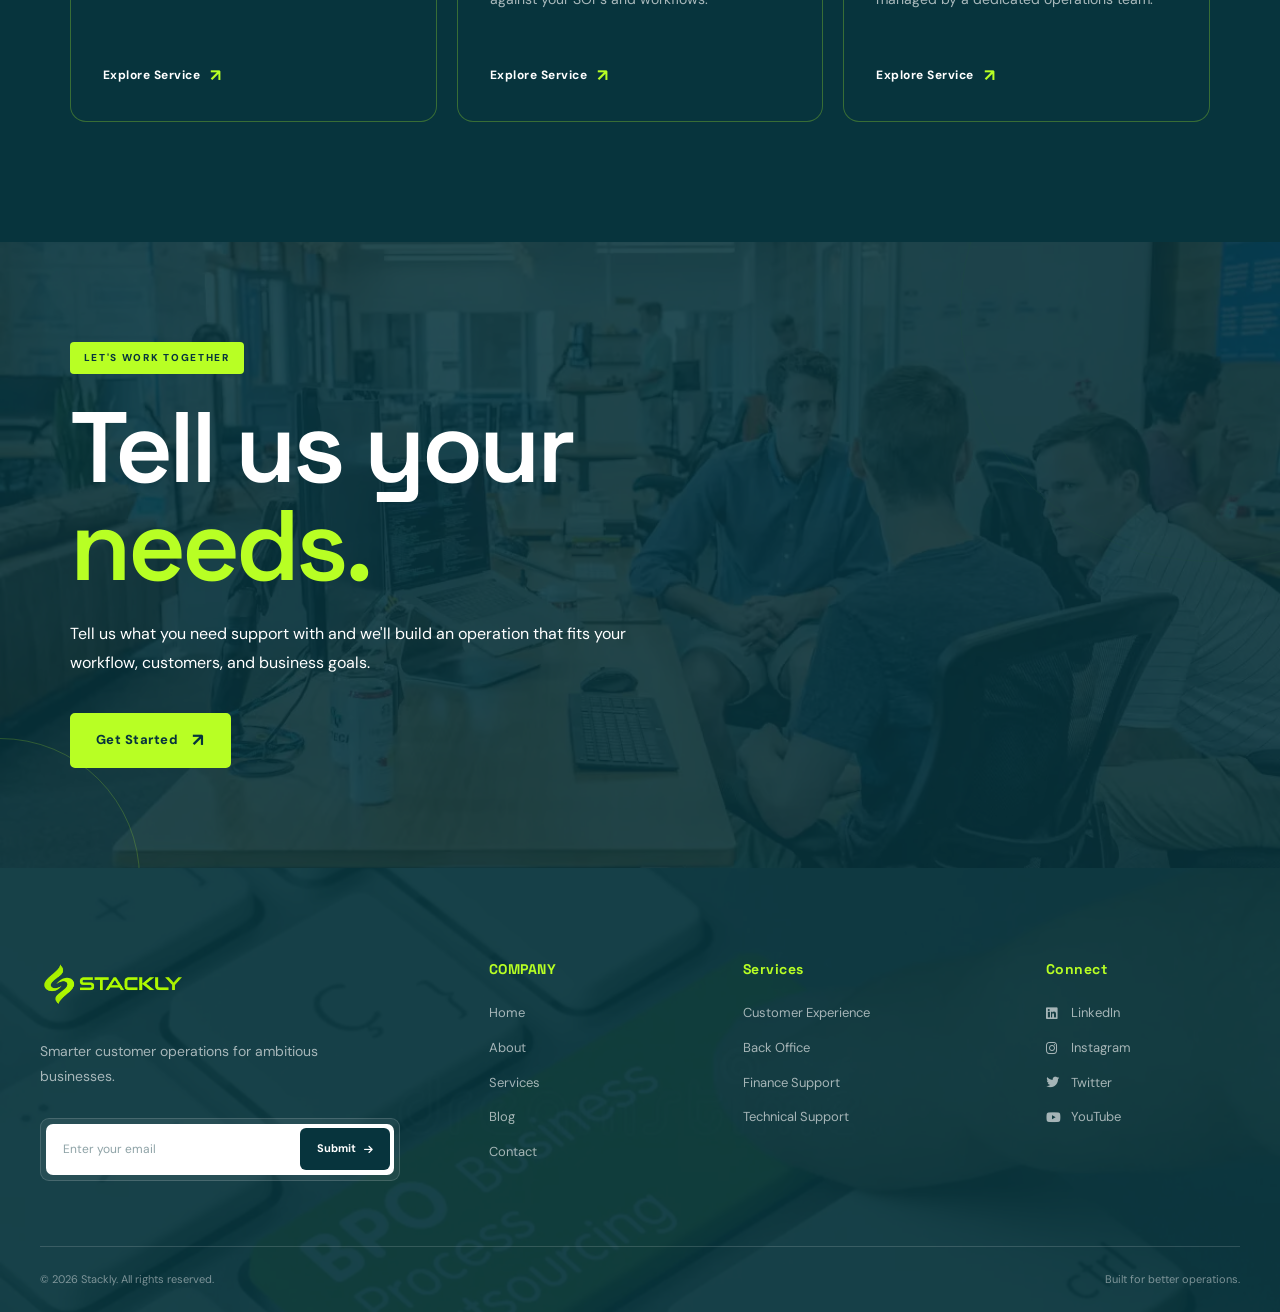
<file: services.html>
<!DOCTYPE html>
<html lang="en">
<head>
    <meta charset="UTF-8">
    <meta name="viewport" content="width=device-width, initial-scale=1.0">

    <title>Stackly | Business Process Outsourcing</title>

    <!-- Google Fonts -->
    <link rel="preconnect" href="https://fonts.googleapis.com">
    <link rel="preconnect" href="https://fonts.gstatic.com" crossorigin>
    <link href="https://fonts.googleapis.com/css2?family=DM+Sans:wght@400;500;600;700&family=Space+Grotesk:wght@400;500;600;700&display=swap" rel="stylesheet">

    <!-- Font Awesome -->
    <link rel="stylesheet"
          href="https://cdnjs.cloudflare.com/ajax/libs/font-awesome/6.5.2/css/all.min.css">

    <!-- AOS -->
    <link rel="stylesheet"
          href="https://unpkg.com/aos@2.3.1/dist/aos.css">

    <!-- CSS -->
    <link rel="stylesheet" href="css/services.css">
</head>

<body>

<!-- ================= PRELOADER ================= -->

<div class="preloader" id="preloader">
    <div class="loader-logo">
        <span class="logo-symbol">
            <img 
                src="assets/logo img1.webp" 
                alt="Stackly" 
                class="logo-image"
            >
        </span>
    </div>
</div>

<!-- ================= HEADER ================= -->
<header class="header">

    <div class="container nav-container">

   <a href="index.html" class="logo" aria-label="Stackly Home">
    <img src="assets/logo img1.webp"alt="Stackly" class="logo-image">
</a>

        <nav class="nav-menu" id="navMenu">

            <a href="index.html" class="nav-link ">Home</a>

            <a href="about.html" class="nav-link">About</a>

            <a href="services.html" class="nav-link">Services</a>
            
            <a href="blog.html" class="nav-link">Blog</a>
            <a href="contact.html" class="nav-link">Contact</a>

        
        
       



        <!-- MOBILE LOGIN + SIGNUP -->
        <div class="mobile-nav-actions">
            <a href="login.html" class="login-btn">Login</a>
            <a href="signup.html" class="signup-btn">Signup</a>
        </div>

</nav>
        <button class="menu-toggle"
                id="menuToggle"
                type="button"
                aria-label="Open navigation menu"
                aria-expanded="false"
                title="Open navigation menu">

            <span></span>
            <span></span>
            <span></span>

        </button>

    </div>

</header>

<!-- =====================================================
     OUR STORY
===================================================== -->

<section class="story-section" id="story">

    <div class="story-container">

        <!-- STORY CONTENT -->
        <div class="story-content" data-aos="fade-up">

            <span class="story-eyebrow">OUR STORY</span>

            <h2>
               “Four operating principles
                <span>accountability partner"</span>
            </h2>

            <p>
                Stackly was built with one simple idea — business operations
                should feel easier, smarter and more human.
            </p>

            <p>
               We work as an extension of your team, taking ownership of every process, every interaction, and every outcome. From daily operations to long-term performance, we stay accountable at every step.

        </div>


        <!-- STORY IMAGE -->
        <div class="story-image" data-aos="zoom-in">

            <img
                src="assets/img-2.webp"
                alt="Stackly operations team working together"
            >

            <div class="story-image-line"></div>

        </div>

    </div>

</section>


<!-- =====================================================
     CUSTOMER SERVICES + EXPERIENCE
===================================================== -->

<section class="services-experience-section" id="services">

    <div class="services-experience-container">

        <!-- ================= CUSTOMER SERVICES HEADING ================= -->

        <div class="services-heading" data-aos="fade-up">

            <span class="services-label">
                CUSTOMER SERVICES
            </span>

            <h2>
                Built to support
                <span>every operation.</span>
            </h2>

            <p>
                From customer experience to finance and technology,
                our specialized teams help businesses run smoother,
                faster and more efficiently.
            </p>

        </div>


        <!-- ================= FOUR SERVICES ================= -->

        <div class="services-grid">

            <!-- 01 -->
            <article class="service-card" data-aos="fade-up">

                <span class="service-number">01</span>

                <div class="service-line"></div>

                <h3>
                    Customer Services
                </h3>

                <p>
                    Deliver reliable customer support through trained
                    teams focused on communication, engagement and
                    positive customer experiences.
                </p>

                <span class="service-type">
                    CUSTOMER EXPERIENCE
                </span>

            </article>


            <!-- 02 -->
            <article class="service-card"
                     data-aos="fade-up"
                     data-aos-delay="100">

                <span class="service-number">02</span>

                <div class="service-line"></div>

                <h3>
                    Back Office & Data
                </h3>

                <p>
                    Manage data entry, documentation, processing and
                    administrative workflows with accuracy and
                    consistent operational support.
                </p>

                <span class="service-type">
                    OPERATIONS SUPPORT
                </span>

            </article>


            <!-- 03 -->
            <article class="service-card"
                     data-aos="fade-up"
                     data-aos-delay="200">

                <span class="service-number">03</span>

                <div class="service-line"></div>

                <h3>
                    Finance & Accounting
                </h3>

                <p>
                    Support financial workflows including accounting,
                    reporting, reconciliation and routine finance
                    operations with dependable processes.
                </p>

                <span class="service-type">
                    FINANCIAL OPERATIONS
                </span>

            </article>


            <!-- 04 -->
            <article class="service-card"
                     data-aos="fade-up"
                     data-aos-delay="300">

                <span class="service-number">04</span>

                <div class="service-line"></div>

                <h3>
                    IT Enablement & Support
                </h3>

                <p>
                    Strengthen everyday technology operations with
                    responsive support, technical assistance and
                    reliable IT-enabled workflows.
                </p>

                <span class="service-type">
                    TECHNOLOGY SUPPORT
                </span>

            </article>

        </div>


        <!-- =====================================================
             CUSTOMER EXPERIENCE
        ====================================================== -->

        <div class="experience-heading" data-aos="fade-up">

            <span class="experience-main-label">
                CUSTOMER EXPERIENCE
            </span>

            <h2>
                Support that sounds
                <span>like your own team.</span>
            </h2>

            <p>
                We help businesses create better customer experiences
                through people, process and reliable operational support.
            </p>

        </div>


        <!-- ================= EXPERIENCE 01 ================= -->

        <div class="experience-row" data-aos="fade-up">

            <div class="experience-image">

                <img
                    src="assets/img-13.webp"
                    alt="Customer support team working together"
                >

                <div class="experience-image-border"></div>

            </div>


            <div class="experience-content">

                <span class="experience-number">01</span>

                <span class="experience-label">
                    CUSTOMER SUPPORT
                </span>

                <h3>
                    Conversations that feel
                    <span>human.</span>
                </h3>

                <p>
                    Our trained customer support teams communicate
                    naturally with your customers while staying aligned
                    with your brand voice, values and service standards.
                </p>

                <a href="404.html" class="experience-btn">
                    Talk to our team
                </a>

            </div>

        </div>


        <!-- ================= EXPERIENCE 02 ================= -->

        <div class="experience-row reverse" data-aos="fade-up">

            <div class="experience-content">

                <span class="experience-number">02</span>

                <span class="experience-label">
                    BACK OFFICE
                </span>

                <h3>
                    Operations that stay
                    <span>behind the scenes.</span>
                </h3>

                <p>
                    From data processing and documentation to everyday
                    administrative workflows, our teams keep essential
                    operations moving accurately and consistently.
                </p>

                <a href="404.html" class="experience-btn">
                    Explore support
                </a>

            </div>


            <div class="experience-image">

                <img
                    src="assets/img-3.webp"
                    alt="Business operations team working"
                >

                <div class="experience-image-border"></div>

            </div>

        </div>


        <!-- ================= EXPERIENCE 03 ================= -->

        <div class="experience-row" data-aos="fade-up">

            <div class="experience-image">

                <img
                    src="assets/img-22.webp"
                    alt="Finance and accounting team"
                >

                <div class="experience-image-border"></div>

            </div>


            <div class="experience-content">

                <span class="experience-number">03</span>

                <span class="experience-label">
                    FINANCE & ACCOUNTING
                </span>

                <h3>
                    Financial processes built
                    <span>for accuracy.</span>
                </h3>

                <p>
                    Keep your finance operations organized with dependable
                    support for accounting workflows, reconciliation,
                    reporting and routine financial processes.
                </p>

                <a href="404.html" class="experience-btn">
                    Connect with us
                </a>

            </div>

        </div>


        <!-- ================= EXPERIENCE 04 ================= -->

        <div class="experience-row reverse" data-aos="fade-up">

            <div class="experience-content">

                <span class="experience-number">04</span>

                <span class="experience-label">
                    IT ENABLEMENT
                </span>

                <h3>
                    Technology support that
                    <span>keeps you moving.</span>
                </h3>

                <p>
                    Our IT-enabled support helps teams handle technical
                    workflows, everyday assistance and operational
                    technology needs with speed and reliability.
                </p>

                <a href="404.html" class="experience-btn">
                    Contact our team
                </a>

            </div>


            <div class="experience-image">

                <img
                    src="assets/img-23.webp"
                    alt="Technology support team working"
                >

                <div class="experience-image-border"></div>

            </div>

        </div>

    </div>

</section>



<!-- ================= SERVICES ================= -->

<section class="services section" id="services">

    <div class="container">

        <!-- ================= SECTION HEADING ================= -->

        <div class="section-heading"
             data-aos="fade-up">

            <p class="eyebrow">
                <span>WHAT WE RUN</span>
            </p>

            <h2>
                Four operations,
                <span>one accountable partner.</span>
            </h2>

            <p>
                Each service line is staffed, trained, and reported
                on independently — you can start with one and add
                more without switching vendors.
            </p>

        </div>


        <!-- ================= OPERATIONS ================= -->

        <div class="operations-layout">

            <!-- ================= IMAGE ================= -->

            <div class="operations-image"
                 data-aos="fade-right"
                 data-aos-duration="1000">

                <img
                    src="assets/img-24.webp"
                    alt="Business operations meeting"
                >

                <div class="operations-image-frame"></div>

            </div>


            <!-- ================= TIMELINE ================= -->

            <div class="operations-list"
                 data-aos="fade-left"
                 data-aos-duration="1000">


                <!-- 01 -->

                <div class="operation-item"
                     data-aos="fade-up"
                     data-aos-delay="100">

                    <div class="operation-number">
                        01
                    </div>

                    <div class="operation-content">

                        <span class="operation-label">
                            CUSTOMER EXPERIENCE
                        </span>

                        <h3>
                            Customer Experience
                        </h3>

                        <p>
                            Voice, chat, and email support built around
                            your macros and tone of voice, with agents
                            who stay on your account long enough to
                            know your product.
                        </p>

                    </div>

                </div>


                <!-- 02 -->

                <div class="operation-item"
                     data-aos="fade-up"
                     data-aos-delay="200">

                    <div class="operation-number">
                        02
                    </div>

                    <div class="operation-content">

                        <span class="operation-label">
                            OPERATIONS SUPPORT
                        </span>

                        <h3>
                            Back-Office & Data Processing
                        </h3>

                        <p>
                            Order management, claims processing,
                            data entry, and reconciliation handled
                            against your SOPs.
                        </p>

                    </div>

                </div>


                <!-- 03 -->

                <div class="operation-item"
                     data-aos="fade-up"
                     data-aos-delay="300">

                    <div class="operation-number">
                        03
                    </div>

                    <div class="operation-content">

                        <span class="operation-label">
                            FINANCIAL OPERATIONS
                        </span>

                        <h3>
                            Finance & Accounting Support
                        </h3>

                        <p>
                            Accounts payable, invoice processing,
                            and reconciliations run by a dedicated
                            finance pod.
                        </p>

                    </div>

                </div>


                <!-- 04 -->

                <div class="operation-item"
                     data-aos="fade-up"
                     data-aos-delay="400">

                    <div class="operation-number">
                        04
                    </div>

                    <div class="operation-content">

                        <span class="operation-label">
                            TECHNOLOGY SUPPORT
                        </span>

                        <h3>
                            IT-Enabled & Technical Support
                        </h3>

                        <p>
                            Tier 1-2 helpdesk, app monitoring, and
                            QA testing staffed by agents trained
                            on your technology stack.
                        </p>

                    </div>

                </div>

            </div>

        </div>

    </div>

</section>



<!-- ================= SERVICES ================= -->

<section class="services-grid-section" id="services">

    <div class="services-grid-container">

        <!-- TOP CONTENT -->
        <div class="services-grid-header">

            <div class="services-grid-title" data-aos="fade-right">
                <span class="services-grid-eyebrow">WHAT WE RUN</span>

                <h2>
                    Four operations,
                    <span>one accountable partner.</span>
                </h2>
            </div>

            <div class="services-grid-text" data-aos="fade-left">
                <p>
                    Each service line is staffed, trained, and reported
                    on independently — you can start with one and add
                    more without switching vendors.
                </p>
            </div>

        </div>


        <!-- 3 CARDS -->
        <div class="services-grid-cards">

            <!-- CARD 01 -->
            <article class="service-grid-card"
                     data-aos="fade-up"
                     data-aos-delay="100">

                <div class="service-grid-top">
                    <span class="service-grid-number">01</span>
                    <span class="service-grid-line"></span>
                </div>

                <span class="service-grid-label">
                    CUSTOMER EXPERIENCE
                </span>

                <h3>Customer Experience</h3>

                <p>
                    Voice, chat, and email support built around
                    your macros and tone of voice, with agents
                    who understand your customers and product.
                </p>

                <a href="404.html" class="service-grid-link">
                    Explore Service
                    <span>↗</span>
                </a>

            </article>


            <!-- CARD 02 -->
            <article class="service-grid-card"
                     data-aos="fade-up"
                     data-aos-delay="200">

                <div class="service-grid-top">
                    <span class="service-grid-number">02</span>
                    <span class="service-grid-line"></span>
                </div>

                <span class="service-grid-label">
                    OPERATIONS SUPPORT
                </span>

                <h3>Back-Office & Data Processing</h3>

                <p>
                    Order management, claims processing, data entry,
                    and reconciliation handled accurately against
                    your SOPs and workflows.
                </p>

                <a href="404.html" class="service-grid-link">
                    Explore Service
                    <span>↗</span>
                </a>

            </article>


            <!-- CARD 03 -->
            <article class="service-grid-card"
                     data-aos="fade-up"
                     data-aos-delay="300">

                <div class="service-grid-top">
                    <span class="service-grid-number">03</span>
                    <span class="service-grid-line"></span>
                </div>

                <span class="service-grid-label">
                    FINANCIAL OPERATIONS
                </span>

                <h3>Finance & Accounting Support</h3>

                <p>
                    Accounts payable, invoice processing,
                    reconciliations, and finance workflows
                    managed by a dedicated operations team.
                </p>

                <a href="404.html" class="service-grid-link">
                    Explore Service
                    <span>↗</span>
                </a>

            </article>

        </div>

    </div>

</section>



<!-- ================= CTA / CONTACT ================= -->

<section class="cta-section" id="contact">

    <div class="cta-overlay"></div>

    <div class="cta-container">

        <div class="cta-content">

            <span class="cta-label" data-aos="fade-up">
                LET'S WORK TOGETHER
            </span>

            <h2 data-aos="fade-up" data-aos-delay="100">
                Tell us your
                <span>needs.</span>
            </h2>

            <p data-aos="fade-up" data-aos-delay="200">
                Tell us what you need support with and we'll build
                an operation that fits your workflow, customers,
                and business goals.
            </p>

            <div class="cta-actions"
                 data-aos="fade-up"
                 data-aos-delay="300">

                <a href="404.html" class="cta-button">
                    Get Started
                    <span>↗</span>
                </a>

            </div>

        </div>

    </div>

</section>



<!-- ================= FOOTER ================= -->

<footer class="footer">

    <div class="footer-overlay"></div>

    <div class="container footer-container">

        <div class="footer-grid">

            <!-- ================= BRAND ================= -->

            <div class="footer-brand">

                <a href="index.html"
                   class="footer-logo-link"
                   aria-label="Stackly Home">

                    <img
                        src="assets/logo img1.webp"
                        alt="Stackly"
                        class="footer-logo"
                    >

                </a>

                <p class="footer-description">
                    Smarter customer operations for
                    ambitious businesses.
                </p>


                <!-- NEWSLETTER -->

                <div class="newsletter-box">

                
            <form class="newsletter-form" id="newsletterForm" novalidate>

              <label for="footer-email" class="sr-only">
                  Email address
                       </label>

               <input
                      id="footer-email"
                     name="email"
                     type="email"
                     placeholder="Enter your email"
                       aria-label="Enter your email"
                          autocomplete="email"
                     required
                       >

                 <button type="submit">
               <span>Submit</span>
            <i class="fa-solid fa-arrow-right"></i>
               </button>

               </form>

                </div>

            </div>


            <!-- ================= COMPANY ================= -->

            <div class="footer-column">

                <h4>COMPANY </h4>

                <a href="index.html">Home</a>
                <a href="about.html">About</a>
                <a href="services.html">Services</a>
                <a href="blog.html">Blog</a>
                <a href="contact.html">Contact</a>

            </div>


            <!-- ================= SERVICES ================= -->

            <div class="footer-column">

                <h4>Services</h4>

                <a href="404.html">Customer Experience</a>
                <a href="404.html">Back Office</a>
                <a href="404.html">Finance Support</a>
                <a href="404.html">Technical Support</a>

            </div>


            <!-- ================= CONNECT ================= -->

            <div class="footer-column">

                <h4>Connect</h4>

                <a href="404.html" aria-label="LinkedIn">
                    <i class="fa-brands fa-linkedin"></i>
                    <span>LinkedIn</span>
                </a>

                <a href="404.html" aria-label="Instagram">
                    <i class="fa-brands fa-instagram"></i>
                    <span>Instagram</span>
                </a>
<a href="404.html" aria-label="Twitter" title="Twitter">
    <i class="fa-brands fa-twitter"></i>
    <span>Twitter</span>
</a>
            
                <a href="404.html" aria-label="YouTube">
                  <i class="fa-brands fa-youtube"></i>
                      <span>YouTube</span>
                         </a>
            </div>

        </div>


        <!-- ================= FOOTER BOTTOM ================= -->

        <div class="footer-bottom">

            <p>
                © 2026 Stackly. All rights reserved.
            </p>

            <p>
                Built for better operations.
            </p>

        </div>

    </div>

</footer>


<!-- ================= AOS ================= -->

<script src="https://unpkg.com/aos@2.3.1/dist/aos.js"></script>

<!-- ================= GSAP ================= -->

<script src="https://cdnjs.cloudflare.com/ajax/libs/gsap/3.12.5/gsap.min.js"></script>

<!-- ================= JS ================= -->

<!-- Mobile Nav Toggle (added) -->
<script>
(function () {
  var menuToggle = document.getElementById('menuToggle');
  var navMenu = document.getElementById('navMenu');
  if (!menuToggle || !navMenu) return;

  function isOpen() {
    return navMenu.classList.contains('open') || navMenu.classList.contains('mobile-active');
  }
  function openMenu() {
    navMenu.classList.add('open', 'mobile-active');
    menuToggle.classList.add('active');
    menuToggle.setAttribute('aria-expanded', 'true');
    document.body.classList.add('menu-open');
  }
  function closeMenu() {
    navMenu.classList.remove('open', 'mobile-active');
    menuToggle.classList.remove('active');
    menuToggle.setAttribute('aria-expanded', 'false');
    document.body.classList.remove('menu-open');
  }

  menuToggle.addEventListener('click', function (e) {
    e.stopPropagation();
    isOpen() ? closeMenu() : openMenu();
  });

  navMenu.querySelectorAll('.nav-link').forEach(function (link) {
    link.addEventListener('click', closeMenu);
  });

  document.addEventListener('click', function (e) {
    if (isOpen() && !navMenu.contains(e.target) && !menuToggle.contains(e.target)) {
      closeMenu();
    }
  });

  document.addEventListener('keydown', function (e) {
    if (e.key === 'Escape' && isOpen()) closeMenu();
  });

  window.addEventListener('resize', function () {
    if (window.innerWidth > 900 && isOpen()) closeMenu();
  });
})();
</script>
<script src="js/services.js"></script>

</body>
</html>
</file>
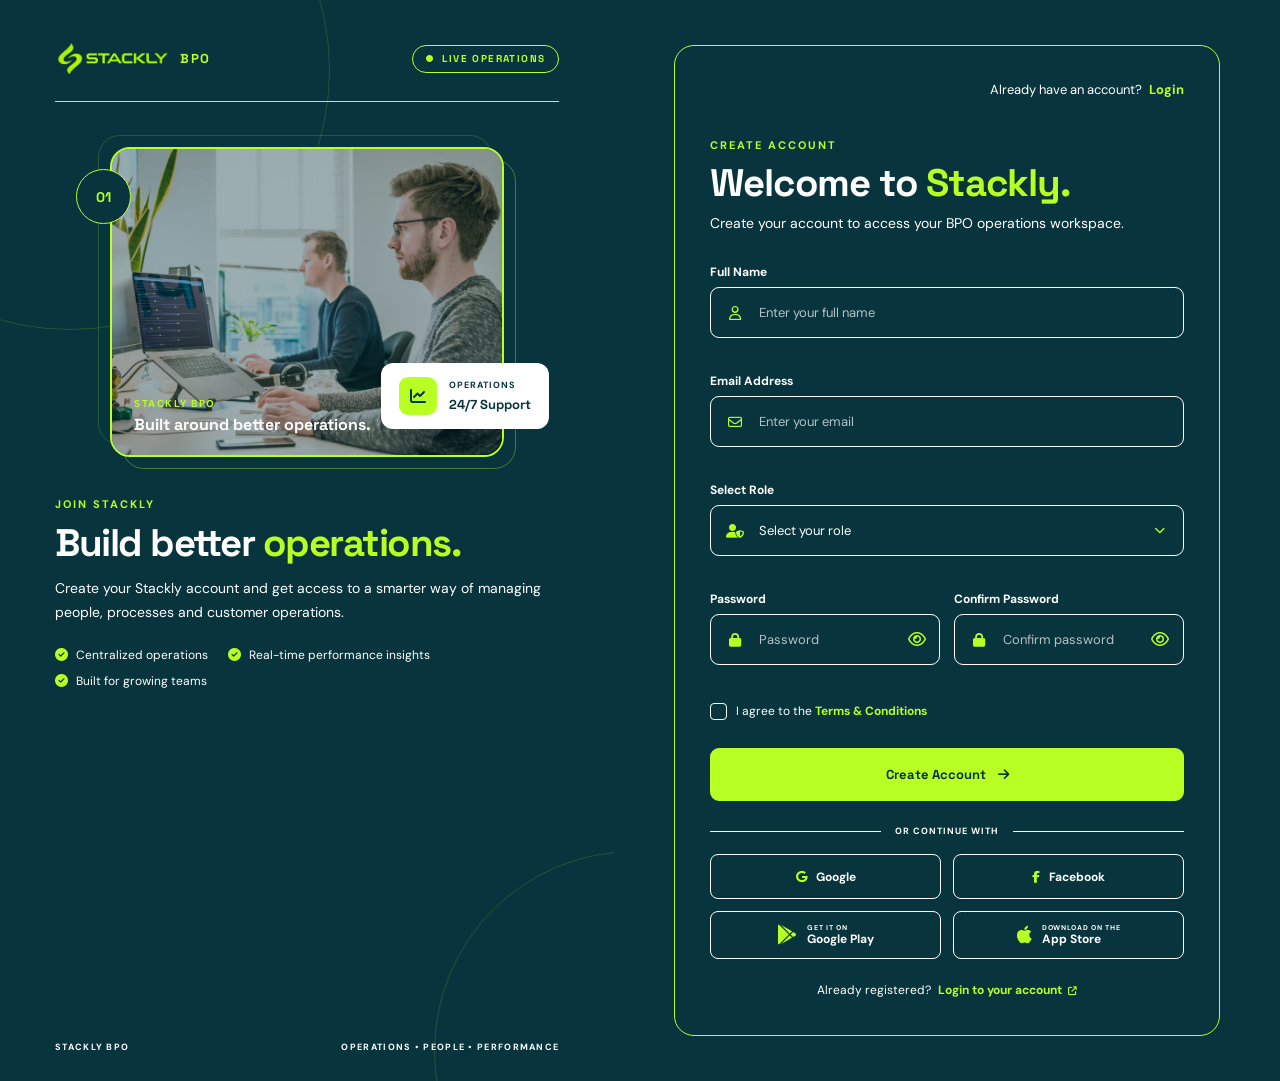
<file: signup.html>
<!DOCTYPE html>
<html lang="en">
<head>
    <meta charset="UTF-8">
    <meta name="viewport" content="width=device-width, initial-scale=1.0">

    <title>Sign Up | Stackly BPO</title>

    <!-- Google Fonts -->
    <link rel="preconnect" href="https://fonts.googleapis.com">
    <link rel="preconnect" href="https://fonts.gstatic.com" crossorigin>

    <link
        href="https://fonts.googleapis.com/css2?family=DM+Sans:wght@400;500;600;700&family=Space+Grotesk:wght@500;600;700&display=swap"
        rel="stylesheet"
    >

    <!-- Font Awesome -->
    <link
        rel="stylesheet"
        href="https://cdnjs.cloudflare.com/ajax/libs/font-awesome/6.5.2/css/all.min.css"
    >

    <!-- AOS -->
    <link
        rel="stylesheet"
        href="https://unpkg.com/aos@2.3.1/dist/aos.css"
    >

    <!-- Signup CSS -->
    <link rel="stylesheet" href="css/signup.css">
</head>

<body>

<main class="signup-page">

    <!-- =================================================
         LEFT VISUAL
    ================================================== -->

    <section class="signup-visual" data-aos="fade-right">

        <div class="visual-top">

            <!-- LOGO -->
            <a
                href="index.html"
                class="logo"
                aria-label="Stackly Home"
                title="Stackly Home"
            >
                <img
                    src="assets/logo img1.webp"
                    alt="Stackly BPO"
                    class="logo-image"
                >

                <span>BPO</span>
            </a>

            <!-- LIVE STATUS -->
            <span class="visual-status">
                <i class="fa-solid fa-circle" aria-hidden="true"></i>
                LIVE OPERATIONS
            </span>

        </div>


        <!-- IMAGE -->

        <div class="visual-image-wrap">

            <div class="image-decoration image-decoration-one"></div>
            <div class="image-decoration image-decoration-two"></div>

            <div class="visual-image-frame">

                <img
                    src="assets/img-23.webp"
                    alt="Stackly BPO team working together"
                    class="signup-image"
                >

                <div class="image-overlay"></div>

                <div class="image-caption">
                    <span>STACKLY BPO</span>

                    <strong>
                        Built around better operations.
                    </strong>
                </div>

            </div>


            <!-- FLOAT CARD -->

            <div class="image-float-card">

                <div class="float-icon">
                    <i class="fa-solid fa-chart-line"></i>
                </div>

                <div>
                    <span>OPERATIONS</span>
                    <strong>24/7 Support</strong>
                </div>

            </div>


            <!-- NUMBER -->

            <div class="image-number">
                01
            </div>

        </div>


        <!-- CONTENT -->

        <div class="visual-content">

            <span class="visual-label">
                JOIN STACKLY
            </span>

            <h1>
                Build better
                <span>operations.</span>
            </h1>

            <p>
                Create your Stackly account and get access to a smarter
                way of managing people, processes and customer operations.
            </p>


            <div class="visual-points">

                <div class="visual-point">
                    <i class="fa-solid fa-circle-check"></i>
                    <span>Centralized operations</span>
                </div>

                <div class="visual-point">
                    <i class="fa-solid fa-circle-check"></i>
                    <span>Real-time performance insights</span>
                </div>

                <div class="visual-point">
                    <i class="fa-solid fa-circle-check"></i>
                    <span>Built for growing teams</span>
                </div>

            </div>

        </div>


        <!-- BOTTOM -->

        <div class="visual-bottom">

            <span>STACKLY BPO</span>

            <span>
                OPERATIONS • PEOPLE • PERFORMANCE
            </span>

        </div>

    </section>


    <!-- =================================================
         RIGHT FORM
    ================================================== -->

    <section class="signup-form-area" data-aos="fade-left">

        <div class="signup-form-container">

            <!-- TOP -->

            <div class="form-top">

                <!-- MOBILE IMAGE LOGO -->
                <a
                    href="index.html"
                    class="mobile-logo"
                    aria-label="Stackly Home"
                    title="Stackly Home"
                >
                    <img
                        src="assets/logo img1.webp"
                        alt="Stackly BPO"
                        class="mobile-logo-image"
                    >
                </a>

                <p>
                    Already have an account?
                    <a href="login.html">Login</a>
                </p>

            </div>


            <!-- HEADING -->

            <div class="form-heading">

                <span class="form-label">
                    CREATE ACCOUNT
                </span>

                <h2>
                    Welcome to
                    <span>Stackly.</span>
                </h2>

                <p>
                    Create your account to access your BPO operations
                    workspace.
                </p>

            </div>


            <!-- FORM -->

            <form
                id="signupForm"
                class="signup-form"
                novalidate
            >

                <!-- FULL NAME -->

                <div class="form-group">

                    <label for="fullName">
                        Full Name
                    </label>

                    <div class="input-box">

                        <i class="fa-regular fa-user"></i>

                        <input
                            type="text"
                            id="fullName"
                            name="fullName"
                            placeholder="Enter your full name"
                            autocomplete="name"
                        >

                    </div>

                    <small
                        class="error-message"
                        id="nameError"
                    ></small>

                </div>


                <!-- EMAIL -->

                <div class="form-group">

                    <label for="email">
                        Email Address
                    </label>

                    <div class="input-box">

                        <i class="fa-regular fa-envelope"></i>

                        <input
                            type="email"
                            id="email"
                            name="email"
                            placeholder="Enter your email"
                            autocomplete="email"
                        >

                    </div>

                    <small
                        class="error-message"
                        id="emailError"
                    ></small>

                </div>


                <!-- ROLE -->

                <div class="form-group">

                    <label for="role">
                        Select Role
                    </label>

                    <div class="input-box select-box">

                        <i class="fa-solid fa-user-shield"></i>

                        <select id="role" name="role">

                            <option value="">
                                Select your role
                            </option>

                            <option value="admin">
                                Admin
                            </option>

                            <option value="viewer">
                                Viewer
                            </option>

                        </select>

                        <i
                            class="fa-solid fa-chevron-down select-arrow"
                            aria-hidden="true"
                        ></i>

                    </div>

                    <small
                        class="error-message"
                        id="roleError"
                    ></small>

                </div>


                <!-- PASSWORD ROW -->

                <div class="password-row">

                    <!-- PASSWORD -->

                    <div class="form-group">

                        <label for="password">
                            Password
                        </label>

                        <div class="input-box">

                            <i class="fa-solid fa-lock"></i>

                            <input
                                type="password"
                                id="password"
                                name="password"
                                placeholder="Password"
                                autocomplete="new-password"
                            >

                            <button
                                type="button"
                                class="password-toggle"
                                id="passwordToggle"
                                aria-label="Show password"
                                title="Show password"
                            >
                                <i class="fa-regular fa-eye"></i>
                            </button>

                        </div>

                        <small
                            class="error-message"
                            id="passwordError"
                        ></small>

                    </div>


                    <!-- CONFIRM PASSWORD -->

                    <div class="form-group">

                        <label for="confirmPassword">
                            Confirm Password
                        </label>

                        <div class="input-box">

                            <i class="fa-solid fa-lock"></i>

                            <input
                                type="password"
                                id="confirmPassword"
                                name="confirmPassword"
                                placeholder="Confirm password"
                                autocomplete="new-password"
                            >

                            <button
                                type="button"
                                class="password-toggle"
                                id="confirmPasswordToggle"
                                aria-label="Show confirm password"
                                title="Show confirm password"
                            >
                                <i class="fa-regular fa-eye"></i>
                            </button>

                        </div>

                        <small
                            class="error-message"
                            id="confirmPasswordError"
                        ></small>

                    </div>

                </div>


                <!-- TERMS -->

                <div class="terms-row">

                    <label class="check-label">

                        <input
                            type="checkbox"
                            id="terms"
                            name="terms"
                        >

                        <span class="custom-check"></span>

                        <span>
                            I agree to the
                            <a href="404.html">
                                Terms & Conditions
                            </a>
                        </span>

                    </label>

                </div>

                <small
                    class="error-message terms-error"
                    id="termsError"
                ></small>


                <!-- BUTTON -->

                <button
                    type="submit"
                    class="signup-btn"
                >
                    <span>Create Account</span>

                    <i class="fa-solid fa-arrow-right"></i>
                </button>


                <!-- DIVIDER -->

                <div class="divider">
                    <span>OR CONTINUE WITH</span>
                </div>


                <!-- SOCIAL -->

                <div class="social-buttons">

                    <a
                        href="404.html"
                        class="social-btn"
                        aria-label="Continue with Google"
                        title="Continue with Google"
                    >
                        <i class="fa-brands fa-google"></i>
                        <span>Google</span>
                    </a>

                    <a
                        href="404.html"
                        class="social-btn"
                        aria-label="Continue with Facebook"
                        title="Continue with Facebook"
                    >
                        <i class="fa-brands fa-facebook-f"></i>
                        <span>Facebook</span>
                    </a>

                </div>


                <!-- APP BUTTONS -->

                <div class="app-buttons">

                    <a
                        href="404.html"
                        class="app-btn"
                        aria-label="Download on Google Play"
                        title="Google Play"
                    >
                        <i class="fa-brands fa-google-play"></i>

                        <span>
                            <small>GET IT ON</small>
                            Google Play
                        </span>
                    </a>

                    <a
                        href="404.html"
                        class="app-btn"
                        aria-label="Download on App Store"
                        title="App Store"
                    >
                        <i class="fa-brands fa-apple"></i>

                        <span>
                            <small>DOWNLOAD ON THE</small>
                            App Store
                        </span>
                    </a>

                </div>


                <!-- LOGIN -->

                <p class="login-text">

                    Already registered?

                    <a href="login.html">
                        Login to your account
                        <i class="fa-solid fa-arrow-up-right-from-square"></i>
                    </a>

                </p>

            </form>

        </div>

    </section>

</main>


<!-- AOS -->

<script src="https://unpkg.com/aos@2.3.1/dist/aos.js"></script>

<!-- Signup JS -->

<script src="js/signup.js"></script>

</body>
</html>
</file>
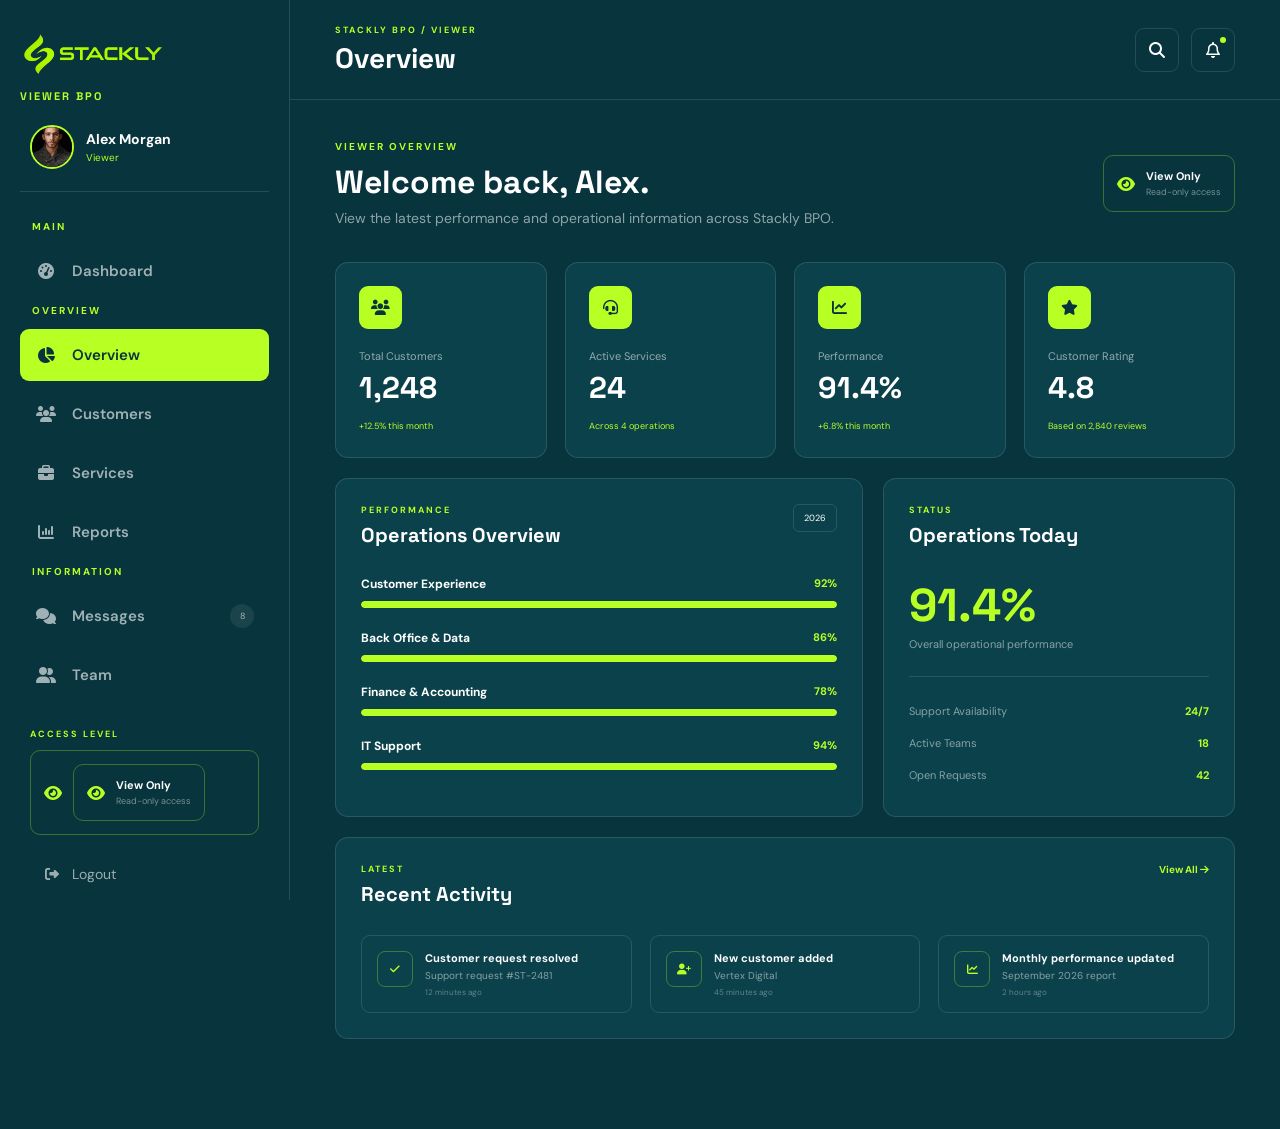
<file: viewer.html>
<!DOCTYPE html>
<html lang="en">
<head>
    <meta charset="UTF-8">
    <meta name="viewport" content="width=device-width, initial-scale=1.0">

    <title>Stackly BPO - Viewer Dashboard</title>

    <!-- Google Fonts -->
    <link rel="preconnect" href="https://fonts.googleapis.com">
    <link rel="preconnect" href="https://fonts.gstatic.com" crossorigin>

    <link
        href="https://fonts.googleapis.com/css2?family=DM+Sans:wght@400;500;600;700&family=Space+Grotesk:wght@400;500;600;700&display=swap"
        rel="stylesheet"
    >

    <!-- Font Awesome -->
    <link
        rel="stylesheet"
        href="https://cdnjs.cloudflare.com/ajax/libs/font-awesome/6.5.2/css/all.min.css"
    >

    <!-- AOS -->
    <link
        rel="stylesheet"
        href="https://unpkg.com/aos@2.3.1/dist/aos.css"
    >

    <!-- Viewer CSS -->
    <link rel="stylesheet" href="css/viewer.css">
</head>

<body>

<!-- =====================================================
     MOBILE OVERLAY
===================================================== -->
<div class="sidebar-overlay" id="sidebarOverlay"></div>


<!-- =====================================================
     SIDEBAR
===================================================== -->
<aside class="sidebar" id="sidebar">

    <div class="brand">

        <a
            href="#dashboard"
            class="brand-logo"
            aria-label="Stackly Home"
        >
            <img
                src="assets/logo img1.webp"
                alt="Stackly"
                class="brand-logo-image"
            >
        </a>

        <div class="brand-info">
            <span>VIEWER BPO</span>
        </div>
<!-- 
        <button
            class="sidebar-close"
            id="sidebarClose"
            type="button"
            aria-label="Close menu"
            title="Close menu">
        </button> -->

    </div>


    <!-- Viewer Profile -->
    <div class="viewer-profile">

        <img
            src="assets/img-28.webp"
            alt="Alex Morgan"
        >

        <div>
            <strong>Alex Morgan</strong>
            <span>Viewer</span>
        </div>

    </div>


    <!-- Navigation -->
    <nav class="sidebar-nav">

        <p class="nav-heading">MAIN</p>

        <a
            href="#dashboard"
            class="nav-link active"
            data-page="dashboard"
        >
            <i class="fa-solid fa-gauge-high"></i>
            <span>Dashboard</span>
        </a>


        <p class="nav-heading">OVERVIEW</p>

        <a
            href="#overview"
            class="nav-link"
            data-page="overview"
        >
            <i class="fa-solid fa-chart-pie"></i>
            <span>Overview</span>
        </a>

        <a
            href="#customers"
            class="nav-link"
            data-page="customers"
        >
            <i class="fa-solid fa-users"></i>
            <span>Customers</span>
        </a>

        <a
            href="#services"
            class="nav-link"
            data-page="services"
        >
            <i class="fa-solid fa-briefcase"></i>
            <span>Services</span>
        </a>

        <a
            href="#reports"
            class="nav-link"
            data-page="reports"
        >
            <i class="fa-solid fa-chart-column"></i>
            <span>Reports</span>
        </a>


        <p class="nav-heading">INFORMATION</p>

        <a
            href="#messages"
            class="nav-link"
            data-page="messages"
        >
            <i class="fa-solid fa-comments"></i>
            <span>Messages</span>
            <small>8</small>
        </a>

        <a
            href="#team"
            class="nav-link"
            data-page="team"
        >
            <i class="fa-solid fa-user-group"></i>
            <span>Team</span>
        </a>

    </nav>


    <!-- Viewer Access -->
    <div class="viewer-access">

        <span class="access-label">
            ACCESS LEVEL
        </span>

        <div class="access-row">

            <i class="fa-solid fa-eye"></i>

            <a href="404.html" class="access-row" aria-label="View only access" title="View only access">
    <i class="fa-solid fa-eye"></i>

    <div>
        <strong>View Only</strong>
        <span>Read-only access</span>
    </div>
</a>

        </div>

    </div>


    <!-- Logout -->
    <div class="sidebar-bottom">

        <a
            href="login.html"
            class="logout-link"
        >
            <i class="fa-solid fa-right-from-bracket"></i>
            <span>Logout</span>
        </a>

    </div>

</aside>


<!-- =====================================================
     MAIN CONTENT
===================================================== -->
<main class="main-content">


    <!-- =================================================
         HEADER
    ================================================= -->
    <header class="dashboard-header">

        <div class="header-left">

            <button
                class="menu-toggle"
                id="menuToggle"
                type="button"
                aria-label="Open menu"
                title="Open menu"
            >
                <i class="fa-solid fa-bars"></i>
            </button>

            <div>

                <span class="header-label">
                    STACKLY BPO / VIEWER
                </span>

                <h1 id="pageTitle">
                    Dashboard
                </h1>

            </div>

        </div>


        <div class="header-right">

            <a
                href="404.html"
                class="header-button"
                aria-label="Search"
                title="Search"
            >
                <i class="fa-solid fa-magnifying-glass"></i>
            </a>

            <a
                href="404.html"
                class="header-button notification"
                aria-label="Notifications"
                title="Notifications"
            >
                <i class="fa-regular fa-bell"></i>
                <span></span>
            </a>


        </div>

    </header>


    <!-- =================================================
         CONTENT
    ================================================= -->
    <div class="content-container">


        <!-- =================================================
             DASHBOARD
        ================================================= -->
        <section
            class="page active-page"
            id="dashboard"
        >

            <div
                class="dashboard-page-header"
                data-aos="fade-up"
            >

                <div>

                    <span class="section-label">
                        STACKLY BPO
                    </span>

                    <h2>
                        Dashboard
                    </h2>

                    <p>
                        Monitor business performance, customer activity,
                        service operations and team productivity.
                    </p>

                </div>

                <div class="dashboard-date">

                    <i class="fa-regular fa-calendar"></i>

                    <span>
                        September 2026
                    </span>

                </div>

            </div>


            <!-- Dashboard Stats -->
            <div class="dashboard-stats-grid">

                <div
                    class="dashboard-stat-card"
                    data-aos="fade-up"
                >

                    <div class="dashboard-stat-top">

                        <div class="dashboard-stat-icon">
                            <i class="fa-solid fa-users"></i>
                        </div>

                        <span class="dashboard-stat-growth">
                            +12.5%
                        </span>

                    </div>

                    <span class="dashboard-stat-label">
                        Total Customers
                    </span>

                    <strong>
                        1,248
                    </strong>

                    <p>
                        Compared with last month
                    </p>

                </div>


                <div
                    class="dashboard-stat-card"
                    data-aos="fade-up"
                    data-aos-delay="100"
                >

                    <div class="dashboard-stat-top">

                        <div class="dashboard-stat-icon">
                            <i class="fa-solid fa-headset"></i>
                        </div>

                        <span class="dashboard-stat-growth">
                            +8.4%
                        </span>

                    </div>

                    <span class="dashboard-stat-label">
                        Active Services
                    </span>

                    <strong>
                        24
                    </strong>

                    <p>
                        Across 4 operations
                    </p>

                </div>


                <div
                    class="dashboard-stat-card"
                    data-aos="fade-up"
                    data-aos-delay="200"
                >

                    <div class="dashboard-stat-top">

                        <div class="dashboard-stat-icon">
                            <i class="fa-solid fa-chart-line"></i>
                        </div>

                        <span class="dashboard-stat-growth">
                            +6.8%
                        </span>

                    </div>

                    <span class="dashboard-stat-label">
                        Performance
                    </span>

                    <strong>
                        91.4%
                    </strong>

                    <p>
                        Operational efficiency
                    </p>

                </div>


                <div
                    class="dashboard-stat-card"
                    data-aos="fade-up"
                    data-aos-delay="300"
                >

                    <div class="dashboard-stat-top">

                        <div class="dashboard-stat-icon">
                            <i class="fa-solid fa-star"></i>
                        </div>

                        <span class="dashboard-stat-growth">
                            +4.2%
                        </span>

                    </div>

                    <span class="dashboard-stat-label">
                        Customer Rating
                    </span>

                    <strong>
                        4.8
                    </strong>

                    <p>
                        Based on 2,840 reviews
                    </p>

                </div>

            </div>


            <!-- Dashboard Main -->
            <div class="dashboard-main-grid">


                <!-- Performance -->
                <div
                    class="dashboard-panel performance-panel"
                    data-aos="fade-up"
                >

                    <div class="dashboard-panel-header">

                        <div>

                            <span>
                                PERFORMANCE
                            </span>

                            <h3>
                                Operations Performance
                            </h3>

                        </div>

                        <a
                            href="404.html"
                            class="dashboard-action"
                        >
                            View Report
                            <i class="fa-solid fa-arrow-up-right-from-square"></i>
                        </a>

                    </div>


                    <div class="dashboard-performance-list">

                        <div class="dashboard-performance-item">

                            <div class="dashboard-performance-info">
                                <strong>
                                    Customer Experience
                                </strong>

                                <span>
                                    92%
                                </span>
                            </div>

                            <div class="dashboard-progress">
                                <span
                                    class="dashboard-progress-fill"
                                    data-progress="92%"
                                ></span>
                            </div>

                        </div>


                        <div class="dashboard-performance-item">

                            <div class="dashboard-performance-info">
                                <strong>
                                    Back Office &amp; Data
                                </strong>

                                <span>
                                    86%
                                </span>
                            </div>

                            <div class="dashboard-progress">
                                <span
                                    class="dashboard-progress-fill"
                                    data-progress="86%"
                                ></span>
                            </div>

                        </div>


                        <div class="dashboard-performance-item">

                            <div class="dashboard-performance-info">
                                <strong>
                                    Finance &amp; Accounting
                                </strong>

                                <span>
                                    78%
                                </span>
                            </div>

                            <div class="dashboard-progress">
                                <span
                                    class="dashboard-progress-fill"
                                    data-progress="78%"
                                ></span>
                            </div>

                        </div>


                        <div class="dashboard-performance-item">

                            <div class="dashboard-performance-info">
                                <strong>
                                    IT Support
                                </strong>

                                <span>
                                    94%
                                </span>
                            </div>

                            <div class="dashboard-progress">
                                <span
                                    class="dashboard-progress-fill"
                                    data-progress="94%"
                                ></span>
                            </div>

                        </div>

                    </div>

                </div>


                <!-- Operations -->
                <div
                    class="dashboard-panel operations-panel"
                    data-aos="fade-up"
                    data-aos-delay="100"
                >

                    <div class="dashboard-panel-header">

                        <div>

                            <span>
                                STATUS
                            </span>

                            <h3>
                                Operations Today
                            </h3>

                        </div>

                        <div class="live-status">
                            <span></span>
                            Live
                        </div>

                    </div>


                    <div class="operations-score">

                        <strong>
                            91.4%
                        </strong>

                        <span>
                            Overall Performance
                        </span>

                    </div>


                    <div class="operations-list">

                        <div class="operation-row">

                            <div>
                                <i class="fa-solid fa-headset"></i>
                                <span>Support Availability</span>
                            </div>

                            <strong>
                                24/7
                            </strong>

                        </div>


                        <div class="operation-row">

                            <div>
                                <i class="fa-solid fa-users"></i>
                                <span>Active Teams</span>
                            </div>

                            <strong>
                                18
                            </strong>

                        </div>


                        <div class="operation-row">

                            <div>
                                <i class="fa-solid fa-ticket"></i>
                                <span>Open Requests</span>
                            </div>

                            <strong>
                                42
                            </strong>

                        </div>


                        <div class="operation-row">

                            <div>
                                <i class="fa-solid fa-circle-check"></i>
                                <span>Resolved Today</span>
                            </div>

                            <strong>
                                126
                            </strong>

                        </div>

                    </div>

                </div>

            </div>


            <!-- Lower Grid -->
            <div class="dashboard-lower-grid">


                <!-- Recent Customers -->
                <div
                    class="dashboard-panel"
                    data-aos="fade-up"
                >

                    <div class="dashboard-panel-header">

                        <div>

                            <span>
                                CUSTOMERS
                            </span>

                            <h3>
                                Recent Customers
                            </h3>

                        </div>

                        <a
                            href="404.html"
                            data-page="customers"
                            class="dashboard-action page-link"
                        >
                            View All
                            <i class="fa-solid fa-arrow-right"></i>
                        </a>

                    </div>


                    <div class="dashboard-customer-list">

                        <div class="dashboard-customer">

                            <img
                                src="assets/img-20.webp"
                                alt="sindhu Carter"
                            >

                            <div>
                                <strong>
                                    David Carter
                                </strong>

                                <span>
                                    TechFlow Solutions
                                </span>
                            </div>

                            <b class="dashboard-active">
                                Active
                            </b>

                        </div>


                        <div class="dashboard-customer">

                            <img
                                src="assets/img-28.webp"
                                alt="Emily Johnson"
                            >

                            <div>
                                <strong>
                                    Emily Johnson
                                </strong>

                                <span>
                                    Northstar Group
                                </span>
                            </div>

                            <b class="dashboard-active">
                                Active
                            </b>

                        </div>


                        <div class="dashboard-customer">

                            <img
                                src="assets/img-18.webp"
                                alt="Michael Brown"
                            >

                            <div>
                                <strong>
                                    Michael Brown
                                </strong>

                                <span>
                                    Vertex Digital
                                </span>
                            </div>

                            <b class="dashboard-pending">
                                Pending
                            </b>

                        </div>


                        <div class="dashboard-customer">

                            <img
                                src="assets/img-25.webp"
                                alt="Rachel Wilson"
                            >

                            <div>
                                <strong>
                                    Rachel Wilson
                                </strong>

                                <span>
                                    Brightline Inc.
                                </span>
                            </div>

                            <b class="dashboard-active">
                                Active
                            </b>

                        </div>

                    </div>

                </div>


                <!-- Quick Actions -->
                <div
                    class="dashboard-panel"
                    data-aos="fade-up"
                    data-aos-delay="100"
                >

                    <div class="dashboard-panel-header">

                        <div>

                            <span>
                                QUICK ACCESS
                            </span>

                            <h3>
                                Dashboard Actions
                            </h3>

                        </div>

                    </div>


                    <div class="dashboard-actions-grid">

                        <a
                            href="404.html"
                            class="quick-action"
                        >
                            <div>
                                <i class="fa-solid fa-file-lines"></i>
                            </div>

                            <span>
                                View Reports
                            </span>

                            <small>
                                Performance reports
                            </small>
                        </a>


                        <a
                            href="404.html"
                            class="quick-action"
                        >
                            <div>
                                <i class="fa-solid fa-comments"></i>
                            </div>

                            <span>
                                Messages
                            </span>

                            <small>
                                8 new messages
                            </small>
                        </a>


                        <a
                            href="404.html"
                            class="quick-action"
                        >
                            <div>
                                <i class="fa-solid fa-chart-column"></i>
                            </div>

                            <span>
                                Analytics
                            </span>

                            <small>
                                Business insights
                            </small>
                        </a>


                        <a
                            href="404.html"
                            class="quick-action"
                        >
                            <div>
                                <i class="fa-solid fa-circle-info"></i>
                            </div>

                            <span>
                                Information
                            </span>

                            <small>
                                View details
                            </small>
                        </a>

                    </div>

                </div>

            </div>


            <!-- Recent Activity -->
            <div
                class="dashboard-panel dashboard-activity-panel"
                data-aos="fade-up"
            >

                <div class="dashboard-panel-header">

                    <div>

                        <span>
                            LATEST
                        </span>

                        <h3>
                            Recent Activity
                        </h3>

                    </div>

                    <a
                        href="404.html"
                        data-page="messages"
                        class="dashboard-action page-link"
                    >
                        View All
                        <i class="fa-solid fa-arrow-right"></i>
                    </a>

                </div>


                <div class="dashboard-activity-grid">

                    <div class="dashboard-activity">

                        <div class="dashboard-activity-icon">
                            <i class="fa-solid fa-check"></i>
                        </div>

                        <div>
                            <strong>
                                Customer request resolved
                            </strong>

                            <p>
                                Support request #ST-2481
                            </p>

                            <small>
                                12 minutes ago
                            </small>
                        </div>

                    </div>


                    <div class="dashboard-activity">

                        <div class="dashboard-activity-icon">
                            <i class="fa-solid fa-user-plus"></i>
                        </div>

                        <div>
                            <strong>
                                New customer added
                            </strong>

                            <p>
                                Vertex Digital
                            </p>

                            <small>
                                45 minutes ago
                            </small>
                        </div>

                    </div>


                    <div class="dashboard-activity">

                        <div class="dashboard-activity-icon">
                            <i class="fa-solid fa-chart-line"></i>
                        </div>

                        <div>
                            <strong>
                                Performance updated
                            </strong>

                            <p>
                                September 2026 report
                            </p>

                            <small>
                                2 hours ago
                            </small>
                        </div>

                    </div>

                </div>

            </div>

        </section>


        <!-- =================================================
             OVERVIEW
        ================================================= -->
        <section
            class="page"
            id="overview"
        >

            <div
                class="welcome"
                data-aos="fade-up"
            >

                <div>

                    <span class="section-label">
                        VIEWER OVERVIEW
                    </span>

                    <h2>
                        Welcome back, Alex.
                    </h2>

                    <p>
                        View the latest performance and operational
                        information across Stackly BPO.
                    </p>

                </div>
<a href="404.html" class="access-row" aria-label="View only access" title="View only access">
    <i class="fa-solid fa-eye"></i>

    <div>
        <strong>View Only</strong>
        <span>Read-only access</span>
    </div>
</a>

            </div>


            <div class="stats-grid">

                <div class="stat-card" data-aos="fade-up">
                    <div class="stat-icon">
                        <i class="fa-solid fa-users"></i>
                    </div>

                    <span>Total Customers</span>
                    <strong>1,248</strong>

                    <small>
                        +12.5% this month
                    </small>
                </div>


                <div
                    class="stat-card"
                    data-aos="fade-up"
                    data-aos-delay="100"
                >
                    <div class="stat-icon">
                        <i class="fa-solid fa-headset"></i>
                    </div>

                    <span>Active Services</span>
                    <strong>24</strong>

                    <small>
                        Across 4 operations
                    </small>
                </div>


                <div
                    class="stat-card"
                    data-aos="fade-up"
                    data-aos-delay="200"
                >
                    <div class="stat-icon">
                        <i class="fa-solid fa-chart-line"></i>
                    </div>

                    <span>Performance</span>
                    <strong>91.4%</strong>

                    <small>
                        +6.8% this month
                    </small>
                </div>


                <div
                    class="stat-card"
                    data-aos="fade-up"
                    data-aos-delay="300"
                >
                    <div class="stat-icon">
                        <i class="fa-solid fa-star"></i>
                    </div>

                    <span>Customer Rating</span>
                    <strong>4.8</strong>

                    <small>
                        Based on 2,840 reviews
                    </small>
                </div>

            </div>


            <div class="overview-grid">

                <div
                    class="dashboard-card performance-card"
                    data-aos="fade-up"
                >

                    <div class="card-header">

                        <div>
                            <span>PERFORMANCE</span>

                            <h3>
                                Operations Overview
                            </h3>
                        </div>

                        <span class="period">
                            2026
                        </span>

                    </div>


                    <div class="performance-list">

                        <div class="performance-item">

                            <div class="performance-title">
                                <strong>
                                    Customer Experience
                                </strong>

                                <span>92%</span>
                            </div>

                            <div class="progress">
                                <span
                                    class="progress-fill"
                                    data-progress="92%"
                                ></span>
                            </div>

                        </div>


                        <div class="performance-item">

                            <div class="performance-title">
                                <strong>
                                    Back Office &amp; Data
                                </strong>

                                <span>86%</span>
                            </div>

                            <div class="progress">
                                <span
                                    class="progress-fill"
                                    data-progress="86%"
                                ></span>
                            </div>

                        </div>


                        <div class="performance-item">

                            <div class="performance-title">
                                <strong>
                                    Finance &amp; Accounting
                                </strong>

                                <span>78%</span>
                            </div>

                            <div class="progress">
                                <span
                                    class="progress-fill"
                                    data-progress="78%"
                                ></span>
                            </div>

                        </div>


                        <div class="performance-item">

                            <div class="performance-title">
                                <strong>
                                    IT Support
                                </strong>

                                <span>94%</span>
                            </div>

                            <div class="progress">
                                <span
                                    class="progress-fill"
                                    data-progress="94%"
                                ></span>
                            </div>

                        </div>

                    </div>

                </div>


                <div
                    class="dashboard-card info-card"
                    data-aos="fade-up"
                    data-aos-delay="150"
                >

                    <div class="card-header">

                        <div>
                            <span>STATUS</span>

                            <h3>
                                Operations Today
                            </h3>
                        </div>

                    </div>

                    <div class="status-number">
                        91.4%
                    </div>

                    <p>
                        Overall operational performance
                    </p>

                    <div class="status-divider"></div>

                    <div class="status-row">
                        <span>Support Availability</span>
                        <strong>24/7</strong>
                    </div>

                    <div class="status-row">
                        <span>Active Teams</span>
                        <strong>18</strong>
                    </div>

                    <div class="status-row">
                        <span>Open Requests</span>
                        <strong>42</strong>
                    </div>

                </div>

            </div>


            <div
                class="dashboard-card activity-card"
                data-aos="fade-up"
            >

                <div class="card-header">

                    <div>
                        <span>LATEST</span>

                        <h3>
                            Recent Activity
                        </h3>
                    </div>

                    <a
                        href="404.html"
                        data-page="messages"
                        class="view-link page-link"
                    >
                        View All
                        <i class="fa-solid fa-arrow-right"></i>
                    </a>

                </div>


                <div class="activity-grid">

                    <div class="activity">

                        <div class="activity-icon">
                            <i class="fa-solid fa-check"></i>
                        </div>

                        <div>
                            <strong>
                                Customer request resolved
                            </strong>

                            <p>
                                Support request #ST-2481
                            </p>

                            <small>
                                12 minutes ago
                            </small>
                        </div>

                    </div>


                    <div class="activity">

                        <div class="activity-icon">
                            <i class="fa-solid fa-user-plus"></i>
                        </div>

                        <div>
                            <strong>
                                New customer added
                            </strong>

                            <p>
                                Vertex Digital
                            </p>

                            <small>
                                45 minutes ago
                            </small>
                        </div>

                    </div>


                    <div class="activity">

                        <div class="activity-icon">
                            <i class="fa-solid fa-chart-line"></i>
                        </div>

                        <div>
                            <strong>
                                Monthly performance updated
                            </strong>

                            <p>
                                September 2026 report
                            </p>

                            <small>
                                2 hours ago
                            </small>
                        </div>

                    </div>

                </div>

            </div>

        </section>


        <!-- =================================================
             CUSTOMERS
        ================================================= -->
        <section class="page" id="customers">

            <div class="page-heading">

                <span class="section-label">
                    CUSTOMER INFORMATION
                </span>

                <h2>Customers</h2>

                <p>
                    View customer accounts and current operational status.
                </p>

            </div>


            <div class="customer-table dashboard-card">

                <div class="table-head">
                    <span>Customer</span>
                    <span>Company</span>
                    <span>Service</span>
                    <span>Status</span>
                </div>


                <div class="table-row">

                    <div class="person">
                        <img
                            src="assets/img-28.webp"
                            alt="David Carter"
                        >

                        <strong>
                            David Carter
                        </strong>
                    </div>

                    <span>
                        TechFlow Solutions
                    </span>

                    <span>
                        Customer Experience
                    </span>

                    <b class="active-status">
                        Active
                    </b>

                </div>


                <div class="table-row">

                    <div class="person">
                        <img
                            src="assets/img-25.webp"
                            alt="Emily Johnson"
                        >

                        <strong>
                            Emily Johnson
                        </strong>
                    </div>

                    <span>
                        Northstar Group
                    </span>

                    <span>
                        Back Office
                    </span>

                    <b class="active-status">
                        Active
                    </b>

                </div>


                <div class="table-row">

                    <div class="person">
                        <img
                            src="assets/img-28.webp"
                            alt="Michael Brown"
                        >

                        <strong>
                            Michael Brown
                        </strong>
                    </div>

                    <span>
                        Vertex Digital
                    </span>

                    <span>
                        Finance Support
                    </span>

                    <b class="pending-status">
                        Pending
                    </b>

                </div>


                <div class="table-row">

                    <div class="person">
                        <img
                            src="assets/img-27.webp"
                            alt="Rachel Wilson"
                        >

                        <strong>
                            Rachel Wilson
                        </strong>
                    </div>

                    <span>
                        Brightline Inc.
                    </span>

                    <span>
                        IT Support
                    </span>

                    <b class="active-status">
                        Active
                    </b>

                </div>

            </div>

        </section>


        <!-- =================================================
             SERVICES
        ================================================= -->
        <section class="page" id="services">

            <div class="page-heading">

                <span class="section-label">
                    SERVICE OVERVIEW
                </span>

                <h2>Services</h2>

                <p>
                    View current Stackly BPO service performance.
                </p>

            </div>


            <div class="service-grid">

                <div class="service-card">

                    <span>01</span>

                    <div class="service-icon">
                        <i class="fa-solid fa-headset"></i>
                    </div>

                    <h3>
                        Customer Experience
                    </h3>

                    <p>
                        Customer support and communication operations.
                    </p>

                    <strong>
                        92%
                    </strong>

                </div>


                <div class="service-card">

                    <span>02</span>

                    <div class="service-icon">
                        <i class="fa-solid fa-database"></i>
                    </div>

                    <h3>
                        Back Office &amp; Data
                    </h3>

                    <p>
                        Data processing and administrative operations.
                    </p>

                    <strong>
                        86%
                    </strong>

                </div>


                <div class="service-card">

                    <span>03</span>

                    <div class="service-icon">
                        <i class="fa-solid fa-calculator"></i>
                    </div>

                    <h3>
                        Finance &amp; Accounting
                    </h3>

                    <p>
                        Accurate finance and accounting support.
                    </p>

                    <strong>
                        78%
                    </strong>

                </div>


                <div class="service-card">

                    <span>04</span>

                    <div class="service-icon">
                        <i class="fa-solid fa-computer"></i>
                    </div>

                    <h3>
                        IT Support
                    </h3>

                    <p>
                        Technical support and IT-enabled operations.
                    </p>

                    <strong>
                        94%
                    </strong>

                </div>

            </div>

        </section>


        <!-- =================================================
             REPORTS
        ================================================= -->
        <section class="page" id="reports">

            <div class="page-heading">

                <span class="section-label">
                    PERFORMANCE DATA
                </span>

                <h2>Reports</h2>

                <p>
                    View operational reports and performance information.
                </p>

            </div>


            <div class="reports-box dashboard-card">

                <div class="report-title">

                    <div>

                        <span>
                            MONTHLY REPORT
                        </span>

                        <h3>
                            September 2026
                        </h3>

                    </div>

                    <div class="report-status">
                        Updated
                    </div>

                </div>


                <div class="report-stats">

                    <div>
                        <span>Total Customers</span>
                        <strong>1,248</strong>
                    </div>

                    <div>
                        <span>Resolved Requests</span>
                        <strong>2,842</strong>
                    </div>

                    <div>
                        <span>Performance</span>
                        <strong>91.4%</strong>
                    </div>

                    <div>
                        <span>Rating</span>
                        <strong>4.8</strong>
                    </div>

                </div>


                <div class="report-note">

                    <i class="fa-solid fa-eye"></i>

                    <p>
                        This report is available in
                        <strong>view-only mode</strong>.
                    </p>

                </div>

            </div>

        </section>


        <!-- =================================================
             MESSAGES
        ================================================= -->
        <section class="page" id="messages">

            <div class="page-heading">

                <span class="section-label">
                    COMMUNICATION
                </span>

                <h2>Messages</h2>

                <p>
                    View recent operational communication.
                </p>

            </div>


            <div class="messages-list dashboard-card">

                <div class="message-row">

                    <div class="message-avatar">
                        SM
                    </div>

                    <div class="message-content">

                        <strong>
                            Sarah Mitchell
                        </strong>

                        <p>
                            Monthly performance report has been updated.
                        </p>

                        <small>
                            15 minutes ago
                        </small>

                    </div>

                    <span class="unread">
                        New
                    </span>

                </div>


                <div class="message-row">

                    <div class="message-avatar">
                        DC
                    </div>

                    <div class="message-content">

                        <strong>
                            David Carter
                        </strong>

                        <p>
                            Customer support request has been resolved.
                        </p>

                        <small>
                            1 hour ago
                        </small>

                    </div>

                </div>


                <div class="message-row">

                    <div class="message-avatar">
                        EJ
                    </div>

                    <div class="message-content">

                        <strong>
                            Emily Johnson
                        </strong>

                        <p>
                            Finance operations update is available.
                        </p>

                        <small>
                            3 hours ago
                        </small>

                    </div>

                </div>

            </div>

        </section>


        <!-- =================================================
             TEAM
        ================================================= -->
        <section class="page" id="team">

            <div class="page-heading">

                <span class="section-label">
                    OPERATIONS TEAM
                </span>

                <h2>Team</h2>

                <p>
                    View members currently supporting Stackly operations.
                </p>

            </div>


            <div class="team-grid">

                <div class="team-card">

                    <img
                        src="assets/img-13.webp"
                        alt="Sarah Mitchell"
                    >

                    <div>

                        <span>
                            OPERATIONS
                        </span>

                        <h3>
                            Sarah Mitchell
                        </h3>

                        <p>
                            Operations Manager
                        </p>

                    </div>

                </div>


                <div class="team-card">

                    <img
                        src="assets/img-28.webp"
                        alt="David Carter"
                    >

                    <div>

                        <span>
                            CUSTOMER SUCCESS
                        </span>

                        <h3>
                            David Carter
                        </h3>

                        <p>
                            Customer Success Lead
                        </p>

                    </div>

                </div>


                <div class="team-card">

                    <img
                        src="assets/img-26.webp"
                        alt="Emily Johnson"
                    >

                    <div>

                        <span>
                            FINANCE
                        </span>

                        <h3>
                            Emily Johnson
                        </h3>

                        <p>
                            Finance Lead
                        </p>

                    </div>

                </div>


                <div class="team-card">

                    <img
                        src="assets/img-18.webp"
                        alt="Michael Brown"
                    >

                    <div>

                        <span>
                            TECHNOLOGY
                        </span>

                        <h3>
                            Michael Brown
                        </h3>

                        <p>
                            IT Support Lead
                        </p>

                    </div>

                </div>

            </div>

        </section>

    </div>

</main>


<!-- =====================================================
     AOS
===================================================== -->
<script src="https://unpkg.com/aos@2.3.1/dist/aos.js"></script>


<!-- =====================================================
     GSAP
===================================================== -->
<script src="https://cdnjs.cloudflare.com/ajax/libs/gsap/3.12.5/gsap.min.js"></script>


<!-- =====================================================
     VIEWER JS
===================================================== -->
<script src="js/viewer.js"></script>

</body>
</html>
</file>
<file: css/styles.css>
/* =====================================================
   STACKLY BPO WEBSITE
   3 COLOR SYSTEM
===================================================== */

:root {
    --dark: #07343D;
    --lime: #B8FF24;
    --white: #FFFFFF;

    --container: 1240px;
    --radius: 14px;
    --transition: 0.35s ease;
}


/* =====================================================
   RESET
===================================================== */

* {
    margin: 0;
    padding: 0;
    box-sizing: border-box;
}

html {
    scroll-behavior: smooth;
}

body {
    font-family: "DM Sans", sans-serif;
    background: var(--dark);
    color: var(--white);
    line-height: 1.6;
    overflow-x: hidden;
}

img {
    width: 100%;
    display: block;
    object-fit: cover;
}

a {
    color: inherit;
    text-decoration: none;
}

button,
input,
textarea {
    font: inherit;
}

button {
    border: 0;
    cursor: pointer;
}

.container {
    width: min(100% - 80px, var(--container));
    margin-inline: auto;
}

.section {
    padding: 110px 0;
}

/* ================= PRELOADER ================= */

.preloader {
    position: fixed;
    inset: 0;
    width: 100%;
    height: 100vh;
    background: #07343D;
    display: flex;
    align-items: center;
    justify-content: center;
    z-index: 99999;
    overflow: hidden;
}

.loader-logo {
    width: 190px;
    height: 100px;
    display: flex;
    align-items: center;
    justify-content: center;
    position: relative;
}

.logo-symbol {
    width: 170px;
    height: 80px;
    display: flex;
    align-items: center;
    justify-content: center;
    position: relative;
}

.logo-image {
    width: 150px;
    max-width: 100%;
    height: auto;
    object-fit: contain;
    display: block;
    transition: transform 0.4s ease;
}

/* Lime animated border */
.loader-logo::before {
    content: "";
    position: absolute;
    width: 175px;
    height: 75px;
    border: 2px solid #B8FF24;
    border-radius: 14px;
    animation: loaderPulse 1.5s ease-in-out infinite;
}

/* Animated small circle */
.loader-logo::after {
    content: "";
    position: absolute;
    width: 10px;
    height: 10px;
    background: #B8FF24;
    border-radius: 50%;
    top: 4px;
    right: 2px;
    animation: loaderDot 1.2s ease-in-out infinite;
}

@keyframes loaderPulse {
    0%,
    100% {
        transform: scale(0.94);
        opacity: 0.5;
    }

    50% {
        transform: scale(1.04);
        opacity: 1;
    }
}

@keyframes loaderDot {
    0%,
    100% {
        transform: translateY(0);
        opacity: 0.4;
    }

    50% {
        transform: translateY(12px);
        opacity: 1;
    }
}

/* Mobile */
@media (max-width: 600px) {

    .loader-logo {
        width: 160px;
        height: 90px;
    }

    .logo-symbol {
        width: 145px;
        height: 70px;
    }

    .logo-image {
        width: 125px;
    }

    .loader-logo::before {
        width: 150px;
        height: 65px;
    }
}

/* =====================================================
   HEADER
===================================================== */

.header {
    position: fixed;
    top: 0;
    left: 0;
    z-index: 1000;

    width: 100%;
    height: 82px;

    background: var(--dark);
    border-bottom: 1px solid rgba(255, 255, 255, 0.08);

    transition: var(--transition);
}

.header.scrolled {
    box-shadow: 0 10px 30px rgba(0, 0, 0, 0.2);
}

.nav-container {
    height: 100%;

    display: flex;
    align-items: center;
    justify-content: space-between;
}


/* =====================================================
   LOGO
===================================================== */

.logo {
    display: inline-flex;
    align-items: center;

    text-decoration: none;
    line-height: 0;
}

.logo-image {
    width: 140px;
    height: auto;

    display: block;
    object-fit: contain;
}

.logo-text {
    font-size: 18px;
}


/* =====================================================
   NAVIGATION
===================================================== */

.nav-menu {
    display: flex;
    align-items: center;
    gap: 34px;
}

.nav-link {
    position: relative;

    color: var(--lime);
    font-size: 18px;
    opacity: 0.8;
 font-family: 'Gill Sans', 'Gill Sans MT', Calibri, 'Trebuchet MS', sans-serif;
    transition: var(--transition);
}

.nav-link:hover,
.nav-link.active {
    color: var(--lime);
    opacity: 1;
}

.nav-link.active::after {
    content: "";

    position: absolute;
    left: 0;
    bottom: -10px;

    width: 100%;
    height: 2px;

    background: var(--lime);
}


/* =====================================================
   NAV ACTIONS
===================================================== */

.nav-actions {
    display: flex;
    align-items: center;
    gap: 12px;
}


/* =====================================================
   LOGIN + SIGNUP
===================================================== */

.login-btn,
.signup-btn {
    display: inline-flex;
    align-items: center;
    justify-content: center;

    padding: 9px 19px;

    border-radius: 20px;
    border: 1px solid var(--lime);

    font-size: 13px;
    font-weight: 700;

    transition:
        background 0.3s ease,
        color 0.3s ease,
        transform 0.3s ease,
        border-color 0.3s ease;
}


/* LOGIN */

.login-btn {
    background: var(--dark);
    color: var(--lime);
}

.login-btn:hover {
    background: var(--lime);
    color: var(--dark);
    transform: translateY(-2px);
}


/* SIGNUP */

.signup-btn {
  background: var(--dark);
    color: var(--lime);
}

.signup-btn:hover {
    background: var(--lime);
    color: var(--dark);
    transform: translateY(-2px);
}


/* =====================================================
   MOBILE MENU
===================================================== */

.menu-toggle {
    display: none;

    padding: 5px;

    background: transparent;
    color: var(--white);
}

.menu-toggle span {
    display: block;

    width: 26px;
    height: 2px;

    margin: 5px 0;

    background: var(--white);

    transition: var(--transition);
}





/* =====================================================
   HERO
===================================================== */

.hero {
    min-height: 760px;

    padding-top: 180px;
    padding-bottom: 130px;
}

.hero-grid {
    display: grid;

    grid-template-columns: 0.95fr 1.05fr;

    align-items: center;

    gap: 80px;
}


/* =====================================================
   HERO CONTENT
===================================================== */

.hero-content {
    position: relative;
    z-index: 2;
}

.eyebrow {
    margin-bottom: 15px;

    color: var(--lime);

    font-size: 13px;
    font-weight: 700;

    letter-spacing: 1.8px;
    text-transform: uppercase;
}

.hero-content h1 {
    max-width: 650px;

    margin-bottom: 25px;

    font-family: "Space Grotesk", sans-serif;

    font-size: clamp(42px, 5vw, 70px);
    line-height: 1.02;

    letter-spacing: -2.5px;
}

.hero-description {
    max-width: 550px;

    margin-bottom: 35px;

    color: var(--white);
    opacity: 0.75;

    font-size: 17px;
    line-height: 1.7;
}


/* =====================================================
   HERO BUTTONS
===================================================== */

.hero-buttons {
    display: flex;
    align-items: center;

    gap: 25px;
}

.primary-btn {
    display: inline-flex;
    align-items: center;
    justify-content: center;

    gap: 10px;

    padding: 14px 23px;

    background: var(--lime);
    color: var(--dark);

    border-radius: 8px;

    font-size: 14px;
    font-weight: 700;

    transition: var(--transition);
}

.primary-btn:hover {
    transform: translateY(-4px);

    box-shadow:
        0 10px 25px rgba(184, 255, 36, 0.15);
}

.text-btn {
    display: inline-flex;
    align-items: center;

    gap: 10px;

    color: var(--lime);

    font-size: 14px;
    font-weight: 600;
}

.text-btn i {
    transition: var(--transition);
}

.text-btn:hover i {
    transform: translateX(5px);
}


/* =====================================================
   HERO VISUAL
===================================================== */

.hero-visual {
    position: relative;
    width: 100%;
}

.hero-image {
    position: relative;

    width: 100%;
    height: 500px;

    margin-left: 35px;

    overflow: hidden;

    border: 2px solid var(--lime);
    border-radius: 18px;

    background: var(--dark);
}

.hero-image img {
    width: 100%;
    height: 100%;

    display: block;

    object-fit: cover;

    transition: transform 0.8s ease;
}

.hero-visual:hover .hero-image img {
    transform: scale(1.05);
}


/* =====================================================
   LOCATION CARD
===================================================== */

.location-card {
    position: absolute;

    left: -75px;
    top: 85px;

    z-index: 5;

    width: 190px;

    padding: 17px;

    background: var(--lime);
    color: var(--dark);

    border-radius: 13px;

    box-shadow:
        0 18px 35px rgba(0, 0, 0, 0.25);
}

.location-top {
    display: flex;
    align-items: center;

    gap: 7px;

    margin-bottom: 12px;
}

.location-dot {
    width: 8px;
    height: 8px;

    border-radius: 50%;

    background: var(--dark);
}

.location-live {
    font-size: 9px;
    font-weight: 800;

    letter-spacing: 1.2px;
}

.location-card strong {
    display: block;

    margin-bottom: 10px;

    font-size: 14px;
    line-height: 1.35;
}

.location-info {
    display: flex;
    flex-direction: column;

    gap: 3px;
}

.location-info b {
    font-size: 18px;
}

.location-info span {
    font-size: 10px;
    opacity: 0.75;
}


/* =====================================================
   USER DATA CARD
===================================================== */

.user-data-card {
    position: absolute;

    right: -30px;
    bottom: 30px;

    z-index: 6;

    display: flex;
    align-items: center;

    gap: 13px;

    padding: 13px 17px;

    background: var(--white);
    color: var(--dark);

    border-radius: 13px;

    box-shadow:
        0 18px 40px rgba(0, 0, 0, 0.25);

    transition: transform 0.3s ease;
}

.user-data-card:hover {
    transform: translateY(-5px);
}


/* =====================================================
   USER AVATARS
===================================================== */

.user-avatars {
    display: flex;
    align-items: center;
}

.user-avatars img,
.avatar-more {
    width: 38px;
    height: 38px;

    flex-shrink: 0;

    border-radius: 50%;

    object-fit: cover;

    border: 3px solid var(--white);

    margin-left: -9px;
}

.user-avatars img:first-child {
    margin-left: 0;
}

.avatar-more {
    display: flex;
    align-items: center;
    justify-content: center;

    background: var(--lime);
    color: var(--dark);

    font-size: 10px;
    font-weight: 800;
}


/* =====================================================
   USER TEXT
===================================================== */

.user-data-text {
    display: flex;
    flex-direction: column;

    gap: 2px;
}

.user-data-text strong {
    font-size: 13px;
    line-height: 1.3;
}

.user-data-text small {
    color: var(--dark);
    opacity: 0.55;

    font-size: 10px;
}


/* =====================================================
   SECTION HEADING
===================================================== */

.section-heading {
    max-width: 780px;

    margin-bottom: 55px;
}

.section-heading h2 {
    margin-bottom: 18px;

    font-family: "Space Grotesk", sans-serif;

    font-size: clamp(35px, 4vw, 58px);
    line-height: 1.05;

    letter-spacing: -1.8px;
}

.section-heading p:not(.eyebrow) {
    max-width: 650px;

    font-size: 16px;
    opacity: 0.72;
}


/* =====================================================
   WIDE IMAGE
===================================================== */

.wide-image {
    height: 390px;

    overflow: hidden;

    border: 2px solid var(--lime);
    border-radius: 14px;
}

.wide-image img {
    height: 100%;

    transition: transform 0.8s ease;
}

.wide-image:hover img {
    transform: scale(1.04);
}


/* =====================================================
   STATS
===================================================== */

.stats-grid {
    display: grid;

    grid-template-columns: repeat(4, 1fr);

    gap: 18px;

    margin-top: 35px;
}

.stat-card {
    min-height: 125px;

    padding: 22px;

    display: flex;
    align-items: center;
    justify-content: center;

    flex-wrap: wrap;
    align-content: center;

    text-align: center;

    background: var(--lime);
    color: var(--dark);

    border-radius: 12px;

    transition: var(--transition);
}

.stat-card:hover {
    transform: translateY(-7px);
}

.stat-card strong {
    font-family: "Space Grotesk", sans-serif;

    font-size: 29px;
    line-height: 1;
}

.stat-card > span {
    margin-left: 2px;

    font-size: 25px;
    font-weight: 700;
}

.stat-card p {
    width: 100%;

    margin-top: 8px;

    font-size: 11px;
    line-height: 1.35;
}


/* =====================================================
   SECTORS
===================================================== */

.sectors {
    padding-top: 90px;
}

.sector-grid {
    display: grid;

    grid-template-columns: repeat(3, 1fr);

    gap: 48px 55px;
}

.sector-card {
    transition: var(--transition);
}

.sector-card:hover {
    transform: translateY(-8px);
}

.sector-image {
    height: 190px;

    overflow: hidden;

    margin-bottom: 18px;

    border-radius: 12px;
}

.sector-image img {
    height: 100%;

    transition: transform 0.6s ease;
}

.sector-card:hover img {
    transform: scale(1.07);
}

.sector-card h3 {
    margin-bottom: 8px;

    font-family: "Space Grotesk", sans-serif;

    font-size: 21px;
}

.sector-card p {
    max-width: 330px;

    font-size: 14px;
    line-height: 1.5;

    opacity: 0.72;
}

.sector-card span {
    display: inline-block;

    margin-top: 12px;

    color: var(--lime);

    font-size: 11px;
    font-weight: 600;
}


/* =====================================================
   SERVICES
===================================================== */

.services {
    background: rgba(0, 0, 0, 0.08);
}

.operations-layout {
    display: grid;

    grid-template-columns: 0.8fr 1.2fr;

    gap: 75px;

    align-items: center;
}

.operations-image {
    height: 620px;

    overflow: hidden;

    border-radius: 13px;
}

.operations-image img {
    height: 100%;

    transition: transform 0.7s ease;
}

.operations-image:hover img {
    transform: scale(1.04);
}

.operations-list {
    position: relative;
}

.operations-list::before {
    content: "";

    position: absolute;

    left: 31px;
    top: 28px;
    bottom: 28px;

    width: 2px;

    background: var(--lime);
}

.operation-item {
    position: relative;

    display: grid;

    grid-template-columns: 64px 1fr;

    gap: 22px;

    margin-bottom: 40px;
}

.operation-item:last-child {
    margin-bottom: 0;
}

.operation-number {
    position: relative;
    z-index: 2;

    width: 64px;
    height: 64px;

    display: grid;
    place-items: center;

    border-radius: 50%;

    background: var(--lime);
    color: var(--dark);

    font-family: "Space Grotesk", sans-serif;

    font-size: 17px;
    font-weight: 600;
}

.operation-item h3 {
    margin-bottom: 5px;

    font-family: "Space Grotesk", sans-serif;

    font-size: 22px;
}

.operation-item p {
    max-width: 550px;

    font-size: 14px;
    line-height: 1.5;

    opacity: 0.7;
}


/* =====================================================
   TRUST
===================================================== */

.trust-grid {
    display: grid;

    grid-template-columns: repeat(2, 1fr);

    gap: 28px;
}

.trust-card {
    padding: 15px;

    background: rgba(255, 255, 255, 0.035);

    border: 1px solid rgba(255, 255, 255, 0.04);

    border-radius: 14px;

    transition: var(--transition);
}

.trust-card:hover {
    transform: translateY(-8px);

    border-color: rgba(184, 255, 36, 0.3);
}

.trust-card img {
    height: 250px;

    margin-bottom: 20px;

    border-radius: 10px;
}

.trust-content {
    padding: 0 5px 10px;
}

.trust-content h3 {
    margin-bottom: 7px;

    font-family: "Space Grotesk", sans-serif;

    font-size: 22px;
}

.trust-content p {
    font-size: 14px;
    opacity: 0.7;
}


/* =====================================================
   CUSTOMER SUPPORT HERO
===================================================== */

.hero-section {
    min-height: 850px;

    padding: 150px 0 100px;

    background: var(--dark);
    color: var(--white);

    overflow: hidden;
}

.hero-container {
    width: min(1240px, 92%);

    margin: 0 auto;

    display: grid;

    grid-template-columns: 0.95fr 1.15fr;

    align-items: center;

    gap: 90px;
}


/* =====================================================
   LEFT IMAGE GRID
===================================================== */

.hero-left {
    position: relative;
    width: 100%;
}

.image-grid {
    display: grid;

    grid-template-columns: 1fr 1fr;

    gap: 18px;

    align-items: end;
}

.grid-image {
    overflow: hidden;

    background: var(--white);

    border-radius: 20px;
}

.grid-image img {
    width: 100%;
    height: 100%;

    display: block;

    object-fit: cover;

    transition: transform 0.7s ease;
}

.grid-image:hover img {
    transform: scale(1.06);
}

.image-one {
    height: 430px;
}

.image-two {
    height: 330px;

    margin-top: 100px;
}


/* =====================================================
   LEFT STAT
===================================================== */

.left-stat {
    position: absolute;

    left: -25px;
    bottom: 35px;

    z-index: 5;

    display: flex;
    flex-direction: column;

    padding: 20px 24px;

    background: var(--white);
    color: var(--dark);

    border-radius: 14px;

    box-shadow:
        0 20px 50px rgba(0, 0, 0, 0.35);
}

.left-stat strong {
    font-family: "Space Grotesk", sans-serif;

    font-size: 30px;
    line-height: 1;

    font-weight: 800;
}

.left-stat span {
    margin-top: 7px;

    font-size: 11px;
    font-weight: 600;

    opacity: 0.6;
}


/* =====================================================
   RIGHT CONTENT
===================================================== */

.hero-right {
    position: relative;
    width: 100%;
}

.hero-tag {
    display: inline-flex;
    align-items: center;

    padding: 8px 13px;

    background: var(--lime);
    color: var(--dark);

    border-radius: 5px;

    font-size: 10px;
    font-weight: 800;

    letter-spacing: 1.5px;
}

.hero-right h1 {
    max-width: 720px;

    margin: 22px 0 0;

    font-family: "Space Grotesk", sans-serif;

    font-size: clamp(48px, 5.5vw, 78px);

    line-height: 0.98;

    letter-spacing: -3px;

    font-weight: 700;
}

.hero-right h1 span {
    color: var(--lime);
}

.hero-description {
    max-width: 590px;

    margin: 30px 0 0;

    color: var(--white);

    opacity: 0.65;

    font-size: 16px;
    line-height: 1.8;
}


/* =====================================================
   HERO ACTIONS
===================================================== */

.hero-actions {
    display: flex;
    align-items: center;

    gap: 14px;

    margin-top: 34px;
}


/* =====================================================
   DARK BUTTON
   DEFAULT DARK
   HOVER LIME
===================================================== */

.hero-btn {
    display: inline-flex;
    align-items: center;
    justify-content: center;

    gap: 12px;

    min-height: 50px;

    padding: 14px 21px;

    background: var(--dark);
    color: var(--white);

    border: 1px solid rgba(255, 255, 255, 0.35);

    border-radius: 7px;

    font-size: 13px;
    font-weight: 700;

    transition:
        background 0.3s ease,
        color 0.3s ease,
        border-color 0.3s ease,
        transform 0.3s ease,
        box-shadow 0.3s ease;
}

.hero-btn i {
    font-size: 12px;

    transition: transform 0.3s ease;
}

.hero-btn:hover,
.hero-btn:active {
    background: var(--lime);

    color: var(--dark);

    border-color: var(--lime);

    transform: translateY(-3px);

    box-shadow:
        0 12px 30px rgba(184, 255, 36, 0.18);
}

.hero-btn:hover i {
    transform: translateX(4px);
}


/* =====================================================
   SECONDARY BUTTON
===================================================== */

.secondary-btn {
    background: transparent;

    color: var(--white);

    border: 1px solid rgba(255, 255, 255, 0.35);
}

.secondary-btn:hover {
    background: var(--lime);

    color: var(--dark);

    border-color: var(--lime);
}


/* =====================================================
   SUPPORT CARD
===================================================== */

.support-card {
    width: 100%;
    max-width: 410px;

    margin-top: 55px;

    display: flex;
    align-items: center;

    gap: 15px;

    padding: 12px;

    background: var(--white);
    color: var(--dark);

    border-radius: 14px;

    box-shadow:
        0 20px 50px rgba(0, 0, 0, 0.25);

    transition: transform 0.3s ease;
}

.support-card:hover {
    transform: translateY(-5px);
}

.support-image {
    width: 72px;
    height: 72px;

    flex-shrink: 0;

    overflow: hidden;

    border-radius: 10px;
}

.support-image img {
    width: 100%;
    height: 100%;

    object-fit: cover;

    transition: transform 0.5s ease;
}

.support-card:hover .support-image img {
    transform: scale(1.06);
}

.support-info {
    display: flex;
    align-items: center;

    gap: 10px;
}

.live-dot {
    width: 9px;
    height: 9px;

    flex-shrink: 0;

    border-radius: 50%;

    background: var(--lime);
}

.support-info strong {
    display: block;

    font-size: 13px;
    font-weight: 800;
}

.support-info small {
    display: block;

    margin-top: 4px;

    font-size: 11px;

    opacity: 0.55;
}


/* =====================================================
   CTA
===================================================== */

.cta-section {
    padding: 100px 0;

    background: var(--dark);
}

.cta-box {
    position: relative;

    min-height: 420px;

    padding: 70px 75px;

    display: flex;
    align-items: center;
    justify-content: space-between;

    gap: 50px;

    overflow: hidden;

    border: 1px solid rgba(255, 255, 255, 0.12);

    border-radius: 24px;

    background:
        url("../assets/img-17.webp")
        center / cover no-repeat;
}

/* Solid overlay instead of gradient */

.cta-box::before {
    content: "";

    position: absolute;
    inset: 0;

    background: rgba(7, 52, 61, 0.88);

    z-index: 0;
}

.cta-box > * {
    position: relative;
    z-index: 1;
}


/* =====================================================
   CTA CONTENT
===================================================== */

.cta-content {
    position: relative;
    z-index: 2;

    max-width: 700px;
}

.cta-content .eyebrow {
    margin-bottom: 18px;

    color: var(--lime);

    font-size: 11px;
    font-weight: 800;

    letter-spacing: 2px;
}

.cta-content h2 {
    margin: 0;

    color: var(--white);

    font-family: "Space Grotesk", sans-serif;

    font-size: clamp(40px, 5vw, 68px);

    line-height: 1;

    letter-spacing: -2.5px;
}

.cta-content > p:last-child {
    max-width: 560px;

    margin: 25px 0 0;

    color: var(--white);

    opacity: 0.7;

    font-size: 15px;
    line-height: 1.8;
}


/* =====================================================
   CTA BUTTON
===================================================== */

.dark-btn {
    position: relative;
    z-index: 2;

    display: inline-flex;
    align-items: center;
    justify-content: center;

    gap: 12px;

    flex-shrink: 0;

    padding: 16px 23px;

    background: var(--dark);
    color: var(--white);

    border: 1px solid rgba(255, 255, 255, 0.4);

    border-radius: 7px;

    font-size: 13px;
    font-weight: 700;

    transition:
        background 0.3s ease,
        color 0.3s ease,
        border-color 0.3s ease,
        transform 0.3s ease;
}

.dark-btn i {
    transition: transform 0.3s ease;
}

.dark-btn:hover,
.dark-btn:active {
    background: var(--lime);

    color: var(--dark);

    border-color: var(--lime);

    transform: translateY(-3px);
}

.dark-btn:hover i {
    transform: translateX(5px);
}


/* =====================================================
   FOOTER
===================================================== */

.footer {
    position: relative;

    padding: 90px 0 25px;

    background-color: var(--dark);

    background-image: url("../assets/img-16.webp");

    background-size: cover;
    background-position: center;
    background-repeat: no-repeat;

    color: var(--white);

    overflow: hidden;
}


/* =====================================================
   FOOTER OVERLAY
===================================================== */

.footer::before {
    content: "";

    position: absolute;
    inset: 0;

    background: rgba(7, 52, 61, 0.93);

    z-index: 0;
}

.footer-overlay {
    display: none;
}


/* =====================================================
   FOOTER CONTAINER
===================================================== */

.footer .container {
    position: relative;
    z-index: 2;
}


/* =====================================================
   FOOTER GRID
===================================================== */

.footer-grid {
    display: grid;

    grid-template-columns:
        1.6fr
        0.8fr
        1fr
        0.8fr;

    gap: 60px;

    padding-bottom: 65px;
}


/* =====================================================
   FOOTER BRAND
===================================================== */

.footer-brand {
    max-width: 360px;
}

.footer-logo-link {
    display: inline-flex;
    align-items: center;

    line-height: 0;
}

.footer-logo {
    width: 145px;
    height: auto;

    display: block;

    object-fit: contain;
}

.footer-description {
    max-width: 290px;

    margin: 22px 0 0;

    color: var(--white);

    opacity: 0.62;

    font-size: 14px;
    line-height: 1.8;
}


/* =====================================================
   NEWSLETTER
===================================================== */

.newsletter-box {
    width: 100%;
    max-width: 370px;

    margin-top: 28px;

    padding: 5px;

    background: rgba(255, 255, 255, 0.07);

    border: 1px solid rgba(255, 255, 255, 0.15);

    border-radius: 9px;
}

.newsletter-form {
    display: flex;
    align-items: center;

    width: 100%;

    padding: 4px;

    background: var(--white);

    border-radius: 7px;
}

.newsletter-form input {
    flex: 1;

    width: 100%;
    min-width: 0;

    padding: 12px 13px;

    border: 0;
    outline: 0;

    background: transparent;

    color: var(--dark);

    font-size: 12px;
}

.newsletter-form input::placeholder {
    color: var(--dark);

    opacity: 0.45;
}

.newsletter-form button {
    display: inline-flex;
    align-items: center;
    justify-content: center;

    gap: 8px;

    flex-shrink: 0;

    padding: 12px 17px;

    background: var(--dark);
    color: var(--white);

    border-radius: 6px;

    font-size: 11px;
    font-weight: 700;

    transition:
        background 0.3s ease,
        color 0.3s ease,
        transform 0.3s ease;
}

.newsletter-form button i {
    font-size: 10px;

    transition: transform 0.3s ease;
}

.newsletter-form button:hover {
    background: var(--lime);

    color: var(--dark);

    transform: translateY(-2px);
}

.newsletter-form button:hover i {
    transform: translateX(4px);
}


/* =====================================================
   FOOTER COLUMNS
===================================================== */

.footer-column {
    display: flex;
    flex-direction: column;

    align-items: flex-start;
}

.footer-column h4 {
    margin: 0 0 23px;

    color: var(--lime);

    font-family: "Space Grotesk", sans-serif;

    font-size: 14px;
    font-weight: 700;

    letter-spacing: 0.5px;
}

.footer-column a {
    display: inline-flex;
    align-items: center;

    gap: 9px;

    margin-bottom: 14px;

    color: var(--white);

    opacity: 0.62;

    font-size: 13px;

    transition:
        color 0.3s ease,
        opacity 0.3s ease,
        transform 0.3s ease;
}

.footer-column a i {
    width: 16px;

    font-size: 13px;
}

.footer-column a:hover {
    color: var(--lime);

    opacity: 1;

    transform: translateX(5px);
}


/* =====================================================
   FOOTER BOTTOM
===================================================== */

.footer-bottom {
    display: flex;
    align-items: center;
    justify-content: space-between;

    gap: 20px;

    padding-top: 24px;

    border-top: 1px solid rgba(255, 255, 255, 0.15);
}

.footer-bottom p {
    margin: 0;

    color: var(--white);

    opacity: 0.45;

    font-size: 11px;
    line-height: 1.5;
}


/* =====================================================
   ACCESSIBILITY
===================================================== */

.sr-only {
    position: absolute;

    width: 1px;
    height: 1px;

    padding: 0;
    margin: -1px;

    overflow: hidden;

    clip: rect(0, 0, 0, 0);

    white-space: nowrap;

    border: 0;
}
/* =====================================================
   STACKLY BPO
   FINAL 970PX RESPONSIVE CSS
   MOBILE + TABLET
   NO HORIZONTAL OVERFLOW
===================================================== */

/* =====================================================
   GLOBAL RESPONSIVE PROTECTION
===================================================== */

html,
body {
    width: 100%;
    max-width: 100%;
    overflow-x: hidden;
}

*,
*::before,
*::after {
    box-sizing: border-box;
}

img,
video,
iframe,
canvas,
svg {
    max-width: 100%;
}

section,
header,
footer,
main,
.container,
.hero-container,
.hero-grid,
.hero-visual,
.hero-left,
.hero-right,
.cta-box,
.footer-grid {
    max-width: 100%;
}


/* =====================================================
   1100PX TABLET
===================================================== */

@media (max-width: 1100px) {

    .container {
        width: min(100% - 50px, var(--container));
    }

    .hero-grid {
        gap: 45px;
    }

    .hero-image {
        margin-left: 15px;
        height: 450px;
    }

    .location-card {
        left: -35px;
    }

    .user-data-card {
        right: -10px;
    }

    .operations-layout {
        gap: 45px;
    }

    .sector-grid {
        gap: 35px 25px;
    }

    .footer-grid {
        gap: 40px;
    }
}


/* =====================================================
   970PX RESPONSIVE
===================================================== */

@media (max-width: 970px) {

    /* ===============================
       GLOBAL
    =============================== */

    body {
        overflow-x: hidden;
    }

    .container {
        width: calc(100% - 40px);
        max-width: 100%;
        margin-left: auto;
        margin-right: auto;
    }

    .section {
        width: 100%;
        padding: 80px 0;
        overflow: hidden;
    }


    /* ===============================
       HEADER
    =============================== */

    .header {
        width: 100%;
        height: 100px;
    }

    .nav-container {
        width: calc(100% - 60px);
        max-width: 100%;
    }

    .logo-image {
        width: 125px;
        max-width: 125px;
        height: auto;
    }


    /* ===============================
       DESKTOP NAV HIDDEN
    =============================== */

    .nav-menu,
    .nav-actions {
        display: none;
    }


    /* ===============================
       MENU TOGGLE
    =============================== */

    .menu-toggle {
        display: flex;
        align-items: center;
        justify-content: center;
        flex-direction: column;
        width: 42px;
        height: 42px;
        padding: 5px;
        flex-shrink: 0;
        background: transparent;
        color: var(--white);
        border: 1px solid rgba(255, 255, 255, 0.12);
        border-radius: 8px;
    }

    .menu-toggle span {
        width: 25px;
        height: 2px;
        margin: 3px 0;
        background: var(--white);
        transition: var(--transition);
    }


    /* ===============================
       MOBILE MENU
    =============================== */

    .nav-menu.mobile-active {
        position: absolute;
        top: 98px;
        left: 30px;
        right: 20px;
        height: 850px;
        width: auto;
        max-width: none;

        display: flex;
        flex-direction: column;
        align-items: stretch;

        gap: 3px;

        padding: px;

        background: var(--dark);

        border: 1px solid rgba(255, 255, 255, 0.14);
        border-radius: 14px;

        box-shadow:
            0 20px 45px rgba(0, 0, 0, 0.35);

        max-height: calc(100vh - 90px);
        overflow-y: auto;
        overflow-x: hidden;

        z-index: 9999;
    }


    /* ===============================
       MOBILE NAV LINKS
    =============================== */

    .nav-menu.mobile-active .nav-link {
        width: 100%;
        max-width: 100%;

        min-height: 66px;

        display: flex;
        align-items: center;

        padding: 11px 14px;

        color: var(--lime);
        font-size: 16px;

        white-space: nowrap;

        border-radius: 8px;

        flex-shrink: 0;
    }

    .nav-menu.mobile-active .nav-link:hover,
    .nav-menu.mobile-active .nav-link.active {
        background: rgba(184, 255, 36, 0.08);
        color: var(--lime);
    }

    .nav-menu.mobile-active .nav-link.active::after {
        display: none;
    }


    /* ===============================
       CONTACT MUST BE VISIBLE
    =============================== */

    .nav-menu.mobile-active .nav-link:last-child {
        display: flex;
        width: 100%;
        min-height: 46px;
        margin-bottom: 0;
    }


    /* ===============================
       MENU TOGGLE X
    =============================== */

    .menu-toggle.active span:nth-child(1) {
        transform: translateY(8px) rotate(45deg);
    }

    .menu-toggle.active span:nth-child(2) {
        opacity: 0;
    }

    .menu-toggle.active span:nth-child(3) {
        transform: translateY(-8px) rotate(-45deg);
    }


    /* ===============================
       HERO
    =============================== */

    .hero {
        width: 100%;
        min-height: auto;

        padding-top: 140px;
        padding-bottom: 80px;

        overflow: hidden;
    }

    .hero-grid {
        width: 100%;
        max-width: 100%;

        grid-template-columns: 1fr;

        gap: 55px;
    }

    .hero-content,
    .hero-visual {
        width: 100%;
        max-width: 100%;
        min-width: 0;
    }

    .hero-content h1 {
        max-width: 100%;

        font-size: clamp(42px, 7vw, 64px);

        line-height: 1.03;

        letter-spacing: -2px;

        overflow-wrap: anywhere;
    }

    .hero-description {
        max-width: 100%;
        font-size: 16px;
    }


    /* ===============================
       HERO BUTTONS
    =============================== */

    .hero-buttons {
        display: flex;
        flex-wrap: wrap;

        width: 100%;
        max-width: 100%;

        gap: 15px;
    }


    /* ===============================
       HERO IMAGE
    =============================== */

    .hero-image {
        width: 100%;
        max-width: 100%;

        height: 430px;

        margin-left: 0;

        overflow: hidden;
    }


    /* ===============================
       LOCATION CARD
    =============================== */

    .location-card {
        left: 15px;
        top: 30px;

        width: 175px;
        max-width: 175px;
    }


    /* ===============================
       USER DATA CARD
    =============================== */

    .user-data-card {
        right: 15px;
        bottom: 20px;

        max-width: calc(100% - 30px);

        padding: 12px 15px;
    }


    /* ===============================
       STATS
    =============================== */

    .stats-grid {
        width: 100%;

        grid-template-columns:
            repeat(2, minmax(0, 1fr));

        gap: 16px;
    }

    .stat-card {
        width: 100%;
        min-width: 0;
    }


    /* ===============================
       SECTORS
    =============================== */

    .sector-grid {
        width: 100%;

        grid-template-columns:
            repeat(2, minmax(0, 1fr));

        gap: 35px 25px;
    }

    .sector-card {
        width: 100%;
        min-width: 0;
    }

    .sector-image {
        width: 100%;
        height: 210px;
    }

    .sector-card h3,
    .sector-card p {
        max-width: 100%;
        overflow-wrap: anywhere;
    }


    /* ===============================
       SERVICES
    =============================== */

    .operations-layout {
        width: 100%;

        grid-template-columns: 1fr;

        gap: 50px;
    }

    .operations-image {
        width: 100%;
        max-width: 100%;
        height: 450px;
    }

    .operations-list {
        width: 100%;
        max-width: 100%;
        min-width: 0;
    }

    .operation-item {
        width: 100%;
        max-width: 100%;

        grid-template-columns:
            58px minmax(0, 1fr);

        gap: 18px;
    }

    .operation-item h3,
    .operation-item p {
        overflow-wrap: anywhere;
    }


    /* ===============================
       TRUST
    =============================== */

    .trust-grid {
        width: 100%;

        grid-template-columns:
            repeat(2, minmax(0, 1fr));

        gap: 20px;
    }

    .trust-card {
        width: 100%;
        min-width: 0;

        overflow: hidden;
    }

    .trust-card img {
        width: 100%;
        height: 230px;
    }


    /* =================================================
       CUSTOMER SUPPORT / CONTACT HERO
    ================================================= */

    .hero-section {
        width: 100%;

        min-height: auto;

        padding: 130px 0 80px;

        overflow: hidden;
    }

    .hero-container {
        width: calc(100% - 40px);
        max-width: 100%;

        margin: 0 auto;

        grid-template-columns: 1fr;

        gap: 65px;
    }

    .hero-left,
    .hero-right {
        width: 100%;
        max-width: 100%;
        min-width: 0;
    }


    /* ===============================
       CONTACT IMAGE GRID
    =============================== */

    .image-grid {
        width: 100%;
        max-width: 100%;

        grid-template-columns:
            minmax(0, 1fr)
            minmax(0, 1fr);

        gap: 14px;
    }

    .grid-image {
        width: 100%;
        min-width: 0;

        overflow: hidden;
    }

    .image-one {
        height: 390px;
    }

    .image-two {
        height: 300px;
        margin-top: 80px;
    }


    /* ===============================
       CONTACT STAT
    =============================== */

    .left-stat {
        left: 10px;
        bottom: 25px;

        max-width: 185px;

        padding: 17px 20px;

        z-index: 5;
    }

    .left-stat strong {
        font-size: 27px;
    }


    /* ===============================
       CONTACT CONTENT
    =============================== */

    .hero-right h1 {
        width: 100%;
        max-width: 100%;

        font-size: clamp(43px, 7vw, 68px);

        line-height: 1;

        letter-spacing: -2px;

        overflow-wrap: anywhere;
    }

    .hero-right .hero-description {
        width: 100%;
        max-width: 100%;

        font-size: 15px;

        line-height: 1.7;

        overflow-wrap: anywhere;
    }


    /* ===============================
       CONTACT BUTTONS
    =============================== */

    .hero-actions {
        width: 100%;
        max-width: 100%;

        display: flex;
        flex-wrap: wrap;

        gap: 12px;
    }

    .hero-btn {
        max-width: 100%;

        white-space: normal;
    }


    /* ===============================
       SUPPORT CARD
    =============================== */

    .support-card {
        width: 100%;
        max-width: 430px;

        margin-top: 40px;

        min-width: 0;
    }

    .support-info {
        min-width: 0;
    }

    .support-info strong,
    .support-info small {
        overflow-wrap: anywhere;
    }


    /* ===============================
       CTA
    =============================== */

    .cta-section {
        width: 100%;

        padding: 80px 0;

        overflow: hidden;
    }

    .cta-box {
        width: 100%;
        max-width: 100%;

        min-height: 400px;

        padding: 55px 45px;

        display: flex;

        flex-direction: column;

        align-items: flex-start;

        justify-content: center;

        gap: 30px;
    }

    .cta-content {
        width: 100%;
        max-width: 100%;
        min-width: 0;
    }

    .cta-content h2 {
        max-width: 100%;

        font-size: clamp(40px, 7vw, 60px);

        letter-spacing: -1.8px;

        overflow-wrap: anywhere;
    }

    .cta-content > p:last-child {
        max-width: 100%;

        font-size: 14px;
    }

    .dark-btn {
        max-width: 100%;
    }


    /* ===============================
       FOOTER
    =============================== */

    .footer {
        width: 100%;

        padding: 75px 0 25px;

        overflow: hidden;
    }

    .footer .container {
        width: calc(100% - 40px);
        max-width: 100%;
    }

    .footer-grid {
        width: 100%;

        grid-template-columns:
            repeat(2, minmax(0, 1fr));

        gap: 45px 35px;
    }

    .footer-brand,
    .footer-column {
        width: 100%;
        max-width: 100%;
        min-width: 0;
    }

    .footer-description {
        max-width: 100%;

        overflow-wrap: anywhere;
    }

    .newsletter-box {
        width: 100%;
        max-width: 100%;
    }

    .newsletter-form {
        width: 100%;
        min-width: 0;
    }

    .newsletter-form input {
        width: 100%;
        min-width: 0;
    }

    .footer-bottom {
        width: 100%;

        flex-direction: column;

        align-items: flex-start;

        gap: 12px;
    }
}


/* =====================================================
   796PX
   MOBILE
===================================================== */

@media (max-width: 796px) {

    .container {
        width: calc(100% - 40px);
    }

    .nav-container {
        width: calc(100% - 30px);
    }

    .header {
        height: 86px;
    }

    .logo-image {
        width: 120px;
        max-width: 120px;
    }

    .nav-menu.mobile-active {
        top: 84px;

        left: 15px;
        right: 15px;
        
        width: auto;

        padding: 20px;

        max-height: calc(200vh -95px);
    }

    .hero {
        padding-top: 125px;
        padding-bottom: 70px;
    }

    .hero-grid {
        gap: 45px;
    }

    .hero-content h1 {
        font-size: clamp(40px, 8vw, 58px);
    }

    .hero-image {
        height: 380px;
    }

    .location-card {
        left: 10px;
        top: 25px;

        width: 165px;
        max-width: 165px;

        padding: 15px;
    }

    .user-data-card {
        right: 10px;
        bottom: 15px;

        max-width: calc(100% - 20px);
    }

    .sector-grid {
        grid-template-columns:
            repeat(2, minmax(0, 1fr));

        gap: 30px 18px;
    }

    .sector-image {
        height: 200px;
    }

    .operations-image {
        height: 400px;
    }

    .trust-grid {
        grid-template-columns:
            repeat(2, minmax(0, 1fr));

        gap: 16px;
    }

    .trust-card img {
        height: 210px;
    }

    .hero-section {
        padding: 115px 0 70px;
    }

    .hero-container {
        width: calc(100% - 30px);

        gap: 50px;
    }

    .image-one {
        height: 350px;
    }

    .image-two {
        height: 270px;
        margin-top: 65px;
    }

    .left-stat {
        left: 8px;
        bottom: 20px;
    }

    .hero-right h1 {
        font-size: clamp(40px, 8vw, 60px);
    }

    .cta-section {
        padding: 70px 0;
    }

    .cta-box {
        padding: 45px 35px;
    }

    .footer .container {
        width: calc(100% - 30px);
    }
}


/* =====================================================
   600PX
===================================================== */

@media (max-width: 600px) {

    .container {
        width: calc(100% - 24px);
    }

    .nav-container {
        width: calc(100% - 24px);
    }

    .logo-image {
        width: 112px;
        max-width: 112px;
    }

    .menu-toggle {
        width: 40px;
        height: 40px;
    }


    /* ===============================
       HERO
    =============================== */

    .hero {
        padding-top: 120px;
        padding-bottom: 65px;
    }

    .hero-grid {
        gap: 40px;
    }

    .hero-content h1 {
        font-size: 43px;
        letter-spacing: -1.5px;
    }

    .hero-description {
        font-size: 14px;
    }

    .hero-buttons {
        flex-direction: column;
        align-items: stretch;

        gap: 12px;
    }

    .primary-btn,
    .text-btn {
        width: 100%;
    }


    /* ===============================
       HERO IMAGE
    =============================== */

    .hero-image {
        height: 310px;
    }

    .location-card {
        left: 8px;
        top: 20px;

        width: 150px;
        max-width: 150px;

        padding: 13px;
    }

    .location-card strong {
        font-size: 12px;
    }

    .user-data-card {
        right: 8px;
        bottom: 12px;

        padding: 10px 12px;

        gap: 8px;
    }

    .user-avatars img,
    .avatar-more {
        width: 32px;
        height: 32px;
    }


    /* ===============================
       STATS
    =============================== */

    .stats-grid {
        grid-template-columns:
            repeat(2, minmax(0, 1fr));

        gap: 12px;
    }

    .stat-card {
        min-height: 110px;
        padding: 15px 10px;
    }

    .stat-card strong {
        font-size: 24px;
    }

    .stat-card > span {
        font-size: 21px;
    }


    /* ===============================
       SECTORS
    =============================== */

    .sector-grid {
        grid-template-columns: 1fr;

        gap: 35px;
    }

    .sector-image {
        height: 220px;
    }


    /* ===============================
       SERVICES
    =============================== */

    .operations-image {
        height: 350px;
    }

    .operation-item {
        grid-template-columns:
            50px minmax(0, 1fr);

        gap: 15px;

        margin-bottom: 32px;
    }

    .operation-number {
        width: 50px;
        height: 50px;

        font-size: 14px;
    }

    .operations-list::before {
        left: 24px;
        top: 22px;
        bottom: 22px;
    }


    /* ===============================
       TRUST
    =============================== */

    .trust-grid {
        grid-template-columns: 1fr;
        gap: 20px;
    }

    .trust-card img {
        height: 220px;
    }


    /* ===============================
       CONTACT
    =============================== */

    .hero-section {
        padding: 105px 0 65px;
    }

    .hero-container {
        width: calc(100% - 24px);

        gap: 45px;
    }

    .image-grid {
        gap: 10px;
    }

    .image-one {
        height: 280px;
    }

    .image-two {
        height: 215px;
        margin-top: 55px;
    }

    .left-stat {
        left: 7px;
        bottom: 15px;

        max-width: 160px;

        padding: 14px 16px;
    }

    .left-stat strong {
        font-size: 23px;
    }

    .left-stat span {
        font-size: 9px;
    }

    .hero-right h1 {
        font-size: 42px;

        letter-spacing: -1.5px;
    }

    .hero-right .hero-description {
        font-size: 14px;
    }


    /* ===============================
       CONTACT BUTTONS
    =============================== */

    .hero-actions {
        flex-direction: column;
        align-items: stretch;
    }

    .hero-btn {
        width: 100%;
        max-width: 100%;
    }


    /* ===============================
       SUPPORT CARD
    =============================== */

    .support-card {
        max-width: 100%;
    }


    /* ===============================
       CTA
    =============================== */

    .cta-section {
        padding: 65px 0;
    }

    .cta-box {
        min-height: 380px;

        padding: 38px 24px;

        gap: 25px;
    }

    .cta-content h2 {
        font-size: 40px;
    }


    /* ===============================
       FOOTER
    =============================== */

    .footer {
        padding: 65px 0 25px;
    }

    .footer .container {
        width: calc(100% - 24px);
    }

    .footer-grid {
        grid-template-columns: 1fr;

        gap: 35px;
    }

    .newsletter-box {
        max-width: 100%;
    }
}


/* =====================================================
   480PX
===================================================== */

@media (max-width: 480px) {

    .nav-menu.mobile-active {
        top: 82px;

        left: 10px;
        right: 10px;

        padding: 10px;

        max-height: calc(100vh - 92px);
    }

    .nav-menu.mobile-active .nav-link {
        min-height: 43px;

        padding: 9px 12px;

        font-size: 15px;
    }

    .hero-content h1 {
        font-size: 39px;
    }

    .hero-image {
        height: 275px;
    }

    .location-card {
        width: 140px;
        max-width: 140px;

        padding: 11px;
    }

    .location-info b {
        font-size: 16px;
    }

    .user-data-card {
        max-width: 175px;

        padding: 9px 10px;
    }

    .user-data-text strong {
        font-size: 11px;
    }

    .user-data-text small {
        font-size: 9px;
    }

    .image-one {
        height: 235px;
    }

    .image-two {
        height: 180px;
        margin-top: 45px;
    }

    .hero-right h1 {
        font-size: 37px;
    }

    .cta-box {
        min-height: 360px;

        padding: 32px 20px;
    }

    .cta-content h2 {
        font-size: 36px;
    }
}


/* =====================================================
   360PX
===================================================== */

@media (max-width: 360px) {

    .container,
    .nav-container,
    .hero-container,
    .footer .container {
        width: calc(100% - 20px);
    }

    .logo-image {
        width: 100px;
        max-width: 100px;
    }

    .nav-menu.mobile-active {
        top: 80px;

        left: 8px;
        right: 8px;

        padding: 8px;

        max-height: calc(100vh - 88px);
    }

    .nav-menu.mobile-active .nav-link {
        min-height: 40px;

        padding: 8px 10px;

        font-size: 14px;
    }

    .hero-content h1 {
        font-size: 35px;
    }

    .hero-image {
        height: 245px;
    }

    .location-card {
        width: 125px;
        max-width: 125px;

        padding: 9px;
    }

    .location-card strong {
        font-size: 11px;
    }

    .user-data-card {
        right: 5px;
        bottom: 8px;

        max-width: 155px;

        padding: 8px;
    }

    .user-avatars img,
    .avatar-more {
        width: 28px;
        height: 28px;
    }

    .image-one {
        height: 210px;
    }

    .image-two {
        height: 160px;
        margin-top: 35px;
    }

    .left-stat {
        left: 5px;
        bottom: 10px;

        padding: 11px 13px;

        max-width: 135px;
    }

    .left-stat strong {
        font-size: 20px;
    }

    .hero-right h1 {
        font-size: 33px;
    }

    .cta-box {
        padding: 28px 16px;
    }

    .cta-content h2 {
        font-size: 32px;
    }

    .newsletter-form {
        flex-direction: column;

        align-items: stretch;

        gap: 5px;

        background: transparent;
    }

    .newsletter-form input {
        width: 100%;

        background: var(--white);

        border-radius: 6px;

        padding: 12px;
    }

    .newsletter-form button {
        width: 100%;
    }
}


/* =====================================================
   FIX INVALID TRANSITION SYNTAX
   IMPORTANT
===================================================== */

.login-btn,
.signup-btn,
.hero-btn,
.dark-btn,
.newsletter-form button {
    transition:
        background 0.3s ease,
        color 0.3s ease,
        border-color 0.3s ease,
        transform 0.3s ease,
        box-shadow 0.3s ease;
}


/* =====================================================
   FINAL OVERFLOW SAFETY
===================================================== */

html,
body {
    max-width: 100%;
    overflow-x: hidden;
}

body * {
    max-width: 100%;
}

input,
textarea,
button,
select {
    max-width: 100%;
}

img {
    height: auto;
}

.hero-image img,
.grid-image img,
.operations-image img,
.trust-card img,
.sector-image img,
.support-image img {
    max-width: 100%;
}
</file>
<file: css/about.css>
/* =====================================================
   STACKLY BPO WEBSITE
   3 COLOR SYSTEM
===================================================== */

:root {
    --dark: #07343D;
    --lime: #B8FF24;
    --white: #FFFFFF;

    --container: 1240px;
    --radius: 14px;
    --transition: 0.35s ease;
}


/* =====================================================
   RESET
===================================================== */

* {
    margin: 0;
    padding: 0;
    box-sizing: border-box;
}

html {
    scroll-behavior: smooth;
}

body {
    font-family: "DM Sans", sans-serif;
    background: var(--dark);
    color: var(--white);
    line-height: 1.6;
    overflow-x: hidden;
}

img {
    width: 100%;
    display: block;
    object-fit: cover;
}

a {
    color: inherit;
    text-decoration: none;
}

button,
input,
textarea {
    font: inherit;
}

button {
    border: 0;
    cursor: pointer;
}

.container {
    width: min(100% - 80px, var(--container));
    margin-inline: auto;
}

.section {
    padding: 110px 0;
}


/* ================= PRELOADER ================= */

.preloader {
    position: fixed;
    inset: 0;
    width: 100%;
    height: 100vh;
    background: #07343D;
    display: flex;
    align-items: center;
    justify-content: center;
    z-index: 99999;
    overflow: hidden;
}

.loader-logo {
    width: 190px;
    height: 100px;
    display: flex;
    align-items: center;
    justify-content: center;
    position: relative;
}

.logo-symbol {
    width: 170px;
    height: 80px;
    display: flex;
    align-items: center;
    justify-content: center;
    position: relative;
}

.logo-image {
    width: 150px;
    max-width: 100%;
    height: auto;
    object-fit: contain;
    display: block;
    transition: transform 0.4s ease;
}

/* Lime animated border */
.loader-logo::before {
    content: "";
    position: absolute;
    width: 175px;
    height: 75px;
    border: 2px solid #B8FF24;
    border-radius: 14px;
    animation: loaderPulse 1.5s ease-in-out infinite;
}

/* Animated small circle */
.loader-logo::after {
    content: "";
    position: absolute;
    width: 10px;
    height: 10px;
    background: #B8FF24;
    border-radius: 50%;
    top: 4px;
    right: 2px;
    animation: loaderDot 1.2s ease-in-out infinite;
}

@keyframes loaderPulse {
    0%,
    100% {
        transform: scale(0.94);
        opacity: 0.5;
    }

    50% {
        transform: scale(1.04);
        opacity: 1;
    }
}

@keyframes loaderDot {
    0%,
    100% {
        transform: translateY(0);
        opacity: 0.4;
    }

    50% {
        transform: translateY(12px);
        opacity: 1;
    }
}

/* Mobile */
@media (max-width: 600px) {

    .loader-logo {
        width: 160px;
        height: 90px;
    }

    .logo-symbol {
        width: 145px;
        height: 70px;
    }

    .logo-image {
        width: 125px;
    }

    .loader-logo::before {
        width: 150px;
        height: 65px;
    }
}
/* =====================================================
   HEADER
===================================================== */

.header {
    position: fixed;
    top: 0;
    left: 0;
    z-index: 1000;

    width: 100%;
    height: 82px;

    background: var(--dark);
    border-bottom: 1px solid rgba(255, 255, 255, 0.08);

    transition: var(--transition);
}

.header.scrolled {
    box-shadow: 0 10px 30px rgba(0, 0, 0, 0.2);
}

.nav-container {
    height: 100%;

    display: flex;
    align-items: center;
    justify-content: space-between;
}


/* =====================================================
   LOGO
===================================================== */

.logo {
    display: flex;
    align-items: center;
    text-decoration: none;
    flex-shrink: 0;
}

.logo-image {
    width: 140px;
    height: auto;
    display: block;
    object-fit: contain;
}

@media (max-width: 796px) {
    .logo-image {
        width: 120px;
        max-width: 120px;
    }
}

@media (max-width: 420px) {
    .logo-image {
        width: 105px;
        max-width: 105px;
    }
}

/* =====================================================
   NAVIGATION
===================================================== */

.nav-menu {
    display: flex;
    align-items: center;
    gap: 34px;
}

.nav-link {
    position: relative;

    color: var(--lime);
    font-size: 18px;
    opacity: 0.8;
 font-family: 'Gill Sans', 'Gill Sans MT', Calibri, 'Trebuchet MS', sans-serif;
    transition: var(--transition);
}

.nav-link:hover,
.nav-link.active {
    color: var(--lime);
    opacity: 1;
}

.nav-link.active::after {
    content: "";

    position: absolute;
    left: 0;
    bottom: -10px;

    width: 100%;
    height: 2px;

    background: var(--lime);
}


/* =====================================================
   NAV ACTIONS
===================================================== */

.nav-actions {
    display: flex;
    align-items: center;
    gap: 15px;
}


/* =====================================================
   LOGIN + SIGNUP
===================================================== */

.login-btn,
.signup-btn {
    display: inline-flex;
    align-items: center;
    justify-content: center;

    padding: 9px 19px;

    border-radius: 20px;
    border: 1px solid var(--lime);

    font-size: 13px;
    font-weight: 700;

    transition:
        background 0.3s ease,
        color 0.3s ease,
        transform 0.3s ease,
        border-color 0.3s ease;
}


/* LOGIN */

.login-btn {
    background: var(--dark);
    color: var(--lime);
}

.login-btn:hover {
    background: var(--lime);
    color: var(--dark);
    transform: translateY(-2px);
}


/* SIGNUP */

.signup-btn {
  background: var(--dark);
    color: var(--lime);
}

.signup-btn:hover {
    background: var(--lime);
    color: var(--dark);
    transform: translateY(-2px);
}


/* =====================================================
   MOBILE MENU
===================================================== */

.menu-toggle {
    display: none;

    padding: 5px;

    background: transparent;
    color: var(--white);
}

.menu-toggle span {
    display: block;

    width: 26px;
    height: 2px;

    margin: 5px 0;

    background: var(--white);

    transition: var(--transition);
}


/* =====================================================
   ABOUT HERO
===================================================== */

.about-hero {
    width: 100%;

    min-height: 820px;

    padding: 165px 0 110px;

    background: var(--dark);

    color: var(--white);

    overflow: hidden;
}

.about-hero-container {
    width: min(1240px, 92%);
    max-width: 100%;

    margin: 0 auto;

    display: grid;

    grid-template-columns:
        minmax(0, 1fr)
        minmax(0, 1fr);

    align-items: center;

    gap: 90px;
}

.about-hero-content {
    width: 100%;
    max-width: 650px;
    min-width: 0;
}

.about-eyebrow {
    display: inline-flex;

    align-items: center;

    margin-bottom: 22px;

    padding: 8px 13px;

    background: var(--lime);
    color: var(--dark);

    border-radius: 5px;

    font-size: 10px;
    font-weight: 800;

    letter-spacing: 1.7px;
}

.about-hero-content h1 {
    margin: 0;

    font-family: "Space Grotesk", sans-serif;

    font-size: clamp(48px, 5.2vw, 74px);

    line-height: 0.98;

    letter-spacing: -3px;

    font-weight: 700;

    overflow-wrap: break-word;
}

.about-hero-content h1 span {
    color: var(--lime);
}

.about-hero-content > p {
    width: 100%;
    max-width: 580px;

    margin-top: 30px;

    color: var(--white);

    opacity: 0.68;

    font-size: 16px;

    line-height: 1.8;
}


/* =====================================================
   ABOUT BUTTONS
===================================================== */

.about-hero-actions {
    display: flex;

    align-items: center;

    gap: 18px;

    margin-top: 35px;

    flex-wrap: wrap;
}

.about-primary-btn {
    display: inline-flex;

    align-items: center;
    justify-content: center;

    gap: 11px;

    min-height: 50px;

    padding: 14px 21px;

    background: var(--dark);

    color: var(--lime);

    border: 1px solid var(--lime);

    border-radius: 7px;

    font-size: 13px;

    font-weight: 700;

    transition:
        background 0.3s ease,
        color 0.3s ease,
        transform 0.3s ease,
        border-color 0.3s ease;
}

.about-primary-btn i {
    transition: transform 0.3s ease;
}

.about-primary-btn:hover {
    background: var(--lime);

    color: var(--dark);

    border-color: var(--lime);

    transform: translateY(-3px);
}

.about-primary-btn:hover i {
    transform: translateX(5px);
}

.about-text-btn {
    display: inline-flex;

    align-items: center;

    gap: 9px;

    background: transparent;

    color: var(--white);

    font-size: 13px;

    font-weight: 600;

    transition:
        color 0.3s ease,
        transform 0.3s ease;
}

.about-text-btn i {
    color: var(--lime);

    transition: transform 0.3s ease;
}

.about-text-btn:hover {
    color: var(--lime);

    transform: translateY(-2px);
}

.about-text-btn:hover i {
    transform: translateX(5px);
}


/* =====================================================
   MINI STATS
===================================================== */

.about-mini-info {
    display: flex;

    align-items: center;

    gap: 28px;

    margin-top: 55px;

    max-width: 100%;
}

.mini-item {
    display: flex;

    flex-direction: column;

    gap: 4px;

    min-width: 0;
}

.mini-item strong {
    font-family: "Space Grotesk", sans-serif;

    color: var(--lime);

    font-size: 28px;

    line-height: 1;
}

.mini-item span {
    color: var(--white);

    opacity: 0.55;

    font-size: 10px;

    text-transform: uppercase;

    letter-spacing: 0.8px;
}

.mini-line {
    width: 1px;
    height: 45px;

    flex-shrink: 0;

    background: rgba(255, 255, 255, 0.2);
}


/* =====================================================
   ABOUT HERO IMAGE
===================================================== */

.about-hero-image {
    position: relative;

    width: 100%;
    max-width: 100%;

    height: 570px;

    overflow: hidden;

    border-radius: 20px;

    border: 2px solid var(--lime);

    background: var(--dark);
}

.about-hero-image img {
    width: 100%;
    height: 100%;

    display: block;

    object-fit: cover;

    transition: transform 0.8s ease;
}

.about-hero-image:hover img {
    transform: scale(1.05);
}


/* =====================================================
   IMAGE LABEL
===================================================== */

.image-label {
    position: absolute;

    left: 22px;
    bottom: 22px;

    max-width: calc(100% - 44px);

    display: flex;

    align-items: center;

    gap: 11px;

    padding: 13px 17px;

    background: var(--white);

    color: var(--dark);

    border-radius: 10px;

    box-shadow: 0 15px 35px rgba(0, 0, 0, 0.25);
}

.image-dot {
    width: 9px;
    height: 9px;

    flex-shrink: 0;

    border-radius: 50%;

    background: var(--lime);
}

.image-label strong {
    display: block;

    font-size: 11px;

    font-weight: 800;

    letter-spacing: 0.5px;
}

.image-label small {
    display: block;

    margin-top: 3px;

    font-size: 9px;

    opacity: 0.55;
}


/* =====================================================
   OUR STORY
===================================================== */

.story-section {
    width: 100%;

    padding: 120px 0;

    background: var(--dark);

    color: var(--white);

    overflow: hidden;
}

.story-container {
    width: min(1240px, 92%);
    max-width: 100%;

    margin: 0 auto;
}

.story-content {
    width: 100%;

    max-width: 850px;

    margin-bottom: 55px;
}

.story-eyebrow {
    display: inline-flex;

    padding: 8px 13px;

    background: var(--lime);

    color: var(--dark);

    border-radius: 5px;

    font-size: 10px;

    font-weight: 800;

    letter-spacing: 1.5px;
}

.story-content h2 {
    margin: 22px 0 25px;

    font-family: "Space Grotesk", sans-serif;

    font-size: clamp(42px, 5vw, 68px);

    line-height: 1;

    letter-spacing: -2.5px;

    font-weight: 700;

    overflow-wrap: break-word;
}

.story-content h2 span {
    color: var(--lime);
}

.story-content p {
    width: 100%;

    max-width: 760px;

    margin: 0 0 16px;

    color: var(--white);

    opacity: 0.68;

    font-size: 16px;

    line-height: 1.8;
}

.story-image {
    width: 100%;

    max-width: 100%;

    height: 520px;

    overflow: hidden;

    border-radius: 20px;

    background: var(--dark);

    border: 3px solid var(--lime);
}

.story-image img {
    width: 100%;
    height: 100%;

    object-fit: cover;

    transition: transform 0.8s ease;
}

.story-image:hover img {
    transform: scale(1.04);
}


/* =====================================================
   VISION & MISSION
===================================================== */

.vision-mission-section {
    width: 100%;

    padding: 120px 0;

    background: var(--dark);

    color: var(--white);

    overflow: hidden;
}

.vision-mission-container {
    width: min(1240px, 92%);
    max-width: 100%;

    margin: 0 auto;

    display: grid;

    grid-template-columns:
        minmax(0, 0.75fr)
        minmax(0, 1.25fr);

    align-items: center;

    gap: 90px;
}

.vm-image {
    width: 100%;

    max-width: 100%;

    height: 430px;

    overflow: hidden;

    border-radius: 18px;

    background: var(--dark);

    border: 3px solid var(--lime);
}

.vm-image img {
    width: 100%;
    height: 100%;

    object-fit: cover;

    transition: transform 0.8s ease;
}

.vm-image:hover img {
    transform: scale(1.05);
}

.vm-content {
    width: 100%;

    max-width: 100%;

    min-width: 0;
}

.vm-item {
    display: grid;

    grid-template-columns:
        55px
        minmax(0, 1fr);

    gap: 25px;

    padding: 0 0 45px;

    margin-bottom: 45px;

    border-bottom: 1px solid rgba(255, 255, 255, 0.15);
}

.vm-item:last-child {
    margin-bottom: 0;

    padding-bottom: 0;

    border-bottom: none;
}

.vm-number {
    width: 42px;
    height: 42px;

    display: flex;

    align-items: center;
    justify-content: center;

    background: var(--lime);

    color: var(--dark);

    border-radius: 50%;

    font-family: "Space Grotesk", sans-serif;

    font-size: 12px;

    font-weight: 800;
}

.vm-item h2 {
    margin: 0 0 15px;

    font-family: "Space Grotesk", sans-serif;

    font-size: clamp(32px, 4vw, 52px);

    line-height: 1;

    letter-spacing: -2px;

    color: var(--white);

    overflow-wrap: break-word;
}

.vm-item p {
    width: 100%;

    max-width: 650px;

    margin: 0;

    color: var(--white);

    opacity: 0.68;

    font-size: 15px;

    line-height: 1.8;
}


/* =====================================================
   LEADERSHIP
===================================================== */

.leadership-section {
    width: 100%;

    padding: 120px 0;

    background: var(--dark);

    color: var(--white);

    overflow: hidden;
}

.leadership-container {
    width: min(1240px, 92%);
    max-width: 100%;

    margin: 0 auto;
}

.leadership-heading {
    width: 100%;

    max-width: 760px;

    margin-bottom: 60px;
}

.leadership-eyebrow {
    display: inline-flex;

    padding: 8px 13px;

    background: var(--lime);

    color: var(--dark);

    border-radius: 5px;

    font-size: 10px;

    font-weight: 800;

    letter-spacing: 1.5px;
}

.leadership-heading h2 {
    margin: 22px 0;

    font-family: "Space Grotesk", sans-serif;

    font-size: clamp(42px, 5vw, 68px);

    line-height: 1;

    letter-spacing: -2.5px;

    font-weight: 700;

    overflow-wrap: break-word;
}

.leadership-heading h2 span {
    color: var(--lime);
}

.leadership-heading p {
    width: 100%;

    max-width: 650px;

    margin: 0;

    color: var(--white);

    opacity: 0.65;

    font-size: 15px;

    line-height: 1.8;
}

.leadership-grid {
    width: 100%;

    display: grid;

    grid-template-columns:
        repeat(4, minmax(0, 1fr));

    gap: 22px;
}

.leader-card {
    width: 100%;

    min-width: 0;
}

.leader-image {
    width: 100%;

    max-width: 100%;

    height: 300px;

    overflow: hidden;

    border-radius: 16px;

    background: var(--white);

    border: 2px solid transparent;

    transition:
        border-color 0.3s ease,
        transform 0.3s ease;
}

.leader-image img {
    width: 100%;
    height: 100%;

    object-fit: cover;

    transition: transform 0.7s ease;
}

.leader-card:hover .leader-image {
    border-color: var(--lime);
}

.leader-card:hover .leader-image img {
    transform: scale(1.05);
}

.leader-content {
    padding-top: 22px;
}

.leader-role {
    display: block;

    margin-bottom: 8px;

    color: var(--lime);

    font-size: 9px;

    font-weight: 800;

    letter-spacing: 1.2px;
}

.leader-content h3 {
    margin: 0 0 12px;

    font-family: "Space Grotesk", sans-serif;

    font-size: 24px;

    line-height: 1.1;

    font-weight: 700;

    color: var(--lime);
}

.leader-content p {
    margin: 0;

    color: var(--white);

    opacity: 0.65;

    font-size: 13px;

    line-height: 1.75;
}


/* =====================================================
   RECOGNITION
===================================================== */

.recognition-section {
    width: 100%;

    padding: 120px 0;

    background: var(--dark);

    color: var(--white);

    overflow: hidden;
}

.recognition-container {
    width: min(1240px, 92%);
    max-width: 100%;

    margin: 0 auto;
}

.recognition-heading {
    width: 100%;

    max-width: 760px;

    margin-bottom: 65px;
}

.recognition-eyebrow {
    display: inline-flex;

    padding: 8px 13px;

    background: var(--lime);

    color: var(--dark);

    border-radius: 5px;

    font-size: 10px;

    font-weight: 800;

    letter-spacing: 1.5px;
}

.recognition-heading h2 {
    margin: 22px 0;

    font-family: "Space Grotesk", sans-serif;

    font-size: clamp(42px, 5vw, 68px);

    line-height: 1;

    letter-spacing: -2.5px;

    font-weight: 700;

    overflow-wrap: break-word;
}

.recognition-heading h2 span {
    color: var(--lime);
}

.recognition-heading p {
    width: 100%;

    max-width: 650px;

    margin: 0;

    color: var(--white);

    opacity: 0.65;

    font-size: 15px;

    line-height: 1.8;
}

.recognition-list {
    width: 100%;
}

.recognition-item {
    width: 100%;

    min-width: 0;

    display: grid;

    grid-template-columns:
        80px
        minmax(0, 1fr);

    gap: 30px;

    padding: 32px 0;

    border-top: 1px solid rgba(255, 255, 255, 0.18);

    transition: padding-left 0.3s ease;
}

.recognition-item:last-child {
    border-bottom: 1px solid rgba(255, 255, 255, 0.18);
}

.recognition-number {
    font-family: "Space Grotesk", sans-serif;

    color: var(--lime);

    font-size: 14px;

    font-weight: 700;

    letter-spacing: 1px;
}

.recognition-content {
    min-width: 0;
}

.recognition-content h3 {
    margin: 0 0 12px;

    font-family: "Space Grotesk", sans-serif;

    color: var(--lime);

    font-size: 26px;

    line-height: 1.1;

    font-weight: 700;

    overflow-wrap: break-word;
}

.recognition-content p {
    width: 100%;

    max-width: 720px;

    margin: 0;

    color: var(--white);

    opacity: 0.68;

    font-size: 14px;

    line-height: 1.8;
}

.recognition-item:hover {
    padding-left: 12px;
}


/* =====================================================
   FOOTER
===================================================== */

.footer {
    position: relative;

    width: 100%;

    padding: 90px 0 25px;

    background-color: var(--dark);
  background-image: url("../assets/img-16.webp");

    background-size: cover;

    background-position: center;

    background-repeat: no-repeat;

    color: var(--white);

    overflow: hidden;
}

.footer::before {
    content: "";

    position: absolute;

    inset: 0;

    background: rgba(7, 52, 61, 0.93);

    z-index: 0;
}

.footer-overlay {
    display: none;
}

.footer .container {
    position: relative;

    z-index: 2;
}

.footer-grid {
    width: 100%;

    display: grid;

    grid-template-columns:
        minmax(0, 1.6fr)
        minmax(0, 0.8fr)
        minmax(0, 1fr)
        minmax(0, 0.8fr);

    gap: 60px;

    padding-bottom: 65px;
}

.footer-brand {
    width: 100%;

    max-width: 360px;

    min-width: 0;
}

.footer-logo-link {
    display: inline-flex;

    align-items: center;

    line-height: 0;
}

.footer-logo {
    width: 145px;

    max-width: 145px;

    height: auto;

    object-fit: contain;
}

.footer-description {
    width: 100%;

    max-width: 290px;

    margin: 22px 0 0;

    color: var(--white);

    opacity: 0.62;

    font-size: 14px;

    line-height: 1.8;
}


/* =====================================================
   NEWSLETTER
===================================================== */

.newsletter-box {
    width: 100%;

    max-width: 370px;

    margin-top: 28px;

    padding: 5px;

    background: rgba(255, 255, 255, 0.07);

    border: 1px solid rgba(255, 255, 255, 0.15);

    border-radius: 9px;
}

.newsletter-form {
    display: flex;

    align-items: center;

    width: 100%;

    min-width: 0;

    padding: 4px;

    background: var(--white);

    border-radius: 7px;
}

.newsletter-form input {
    flex: 1;

    width: 100%;

    min-width: 0;

    padding: 12px 13px;

    border: 0;

    outline: 0;

    background: transparent;

    color: var(--dark);

    font-size: 12px;
}

.newsletter-form input::placeholder {
    color: var(--dark);

    opacity: 0.45;
}

.newsletter-form button {
    display: inline-flex;

    align-items: center;

    justify-content: center;

    gap: 8px;

    flex-shrink: 0;

    padding: 12px 17px;

    background: var(--dark);

    color: var(--white);

    border-radius: 6px;

    font-size: 11px;

    font-weight: 700;

    transition:
        background 0.3s ease,
        color 0.3s ease,
        transform 0.3s ease;
}

.newsletter-form button:hover {
    background: var(--lime);

    color: var(--dark);

    transform: translateY(-2px);
}
/* =====================================================
   STACKLY BPO - CTA SECTION
   3 COLOR SYSTEM ONLY

   DARK  : #07343D
   LIME  : #B8FF24
   WHITE : #FFFFFF
===================================================== */

.bpo-cta {
    width: 100%;
    padding: 110px 0;
    background: var(--white);
    overflow: hidden;
}

.bpo-cta .container {
    width: min(100% - 80px, var(--container));
    margin: 0 auto;
}


/* =====================================================
   CTA BOX
===================================================== */

.bpo-cta-box {
    position: relative;
    display: grid;
    grid-template-columns: 1.15fr 0.85fr;
    min-height: 500px;
    background: var(--dark);
    border-radius: 24px;
    overflow: hidden;
}


/* =====================================================
   LEFT CONTENT
===================================================== */

.bpo-cta-content {
    position: relative;
    z-index: 5;
    display: flex;
    flex-direction: column;
    justify-content: center;
    padding: 70px 65px;
}

.bpo-cta-label {
    display: inline-flex;
    align-items: center;
    gap: 10px;
    width: fit-content;
    margin-bottom: 24px;

    color: var(--lime);
    font-family: "Space Grotesk", sans-serif;
    font-size: 13px;
    font-weight: 700;
    letter-spacing: 2px;
}

.bpo-cta-label span {
    width: 30px;
    height: 2px;
    display: inline-block;
    background: var(--lime);
}


.bpo-cta-content h2 {
    max-width: 680px;
    margin: 0 0 25px;

    color: var(--white);
    font-family: "Space Grotesk", sans-serif;
    font-size: clamp(42px, 5vw, 68px);
    line-height: 1.04;
    font-weight: 600;
    letter-spacing: -2px;
}

.bpo-cta-content h2 strong {
    color: var(--lime);
    font-weight: 600;
}


.bpo-cta-content p {
    max-width: 590px;
    margin: 0 0 35px;

    color: var(--white);
    opacity: 0.75;

    font-family: "DM Sans", sans-serif;
    font-size: 16px;
    line-height: 1.8;
}


/* =====================================================
   CTA BUTTONS
===================================================== */

.bpo-cta-actions {
    display: flex;
    align-items: center;
    gap: 18px;
    flex-wrap: wrap;
}

.bpo-cta-primary,
.bpo-cta-secondary {
    min-height: 52px;
    display: inline-flex;
    align-items: center;
    justify-content: center;
    gap: 12px;

    padding: 0 25px;

    font-family: "DM Sans", sans-serif;
    font-size: 14px;
    font-weight: 700;

    border-radius: 8px;
    transition: var(--transition);
}


/* Primary */

.bpo-cta-primary {
    background: var(--lime);
    color: var(--dark);
}

.bpo-cta-primary i {
    transition: transform 0.35s ease;
}

.bpo-cta-primary:hover {
    transform: translateY(-4px);
}

.bpo-cta-primary:hover i {
    transform: translateX(5px);
}


/* Secondary */

.bpo-cta-secondary {
    color: var(--white);
    border: 1px solid rgba(255, 255, 255, 0.45);
}

.bpo-cta-secondary:hover {
    background: var(--white);
    color: var(--dark);
    border-color: var(--white);
}


/* =====================================================
   RIGHT VISUAL
===================================================== */

.bpo-cta-visual {
    position: relative;
    min-height: 500px;
    overflow: hidden;

    display: flex;
    align-items: center;
    justify-content: center;
}


/* =====================================================
   CIRCLES
===================================================== */

.cta-circle {
    position: absolute;
    border: 1px solid var(--lime);
    border-radius: 50%;
    opacity: 0.35;
    animation: ctaRotate 12s linear infinite;
}

.cta-circle-one {
    width: 360px;
    height: 360px;
}

.cta-circle-two {
    width: 470px;
    height: 470px;
    animation-direction: reverse;
    animation-duration: 18s;
}

@keyframes ctaRotate {
    from {
        transform: rotate(0deg);
    }

    to {
        transform: rotate(360deg);
    }
}


/* =====================================================
   MAIN STAT CARD
===================================================== */

.cta-stat-card {
    position: relative;
    z-index: 4;
    background: var(--white);
    color: var(--dark);
    border-radius: 18px;
    box-shadow: 0 20px 50px rgba(0, 0, 0, 0.22);
}


.cta-stat-main {
    width: 245px;
    min-height: 220px;

    display: flex;
    flex-direction: column;
    justify-content: center;
    align-items: center;

    text-align: center;

    transform: rotate(-5deg);
    transition: transform 0.4s ease;
}

.cta-stat-main:hover {
    transform: rotate(0deg) translateY(-8px);
}


.cta-stat-number {
    display: block;

    color: var(--dark);
    font-family: "Space Grotesk", sans-serif;
    font-size: 64px;
    line-height: 1;
    font-weight: 700;
}

.cta-stat-text {
    margin-top: 12px;

    color: var(--dark);
    font-family: "DM Sans", sans-serif;
    font-size: 15px;
    line-height: 1.5;
}


/* =====================================================
   SMALL STAT CARD
===================================================== */

.cta-stat-small {
    position: absolute;
    right: 8%;
    bottom: 65px;

    z-index: 6;

    display: flex;
    align-items: center;
    gap: 14px;

    padding: 18px 22px;

    background: var(--lime);

    transform: rotate(4deg);
    transition: transform 0.4s ease;
}

.cta-stat-small:hover {
    transform: rotate(0deg) translateY(-5px);
}

.cta-stat-small i {
    width: 42px;
    height: 42px;

    display: flex;
    align-items: center;
    justify-content: center;

    background: var(--dark);
    color: var(--lime);

    border-radius: 50%;
    font-size: 17px;
}

.cta-stat-small strong {
    display: block;

    color: var(--dark);
    font-family: "Space Grotesk", sans-serif;
    font-size: 20px;
}

.cta-stat-small span {
    display: block;

    color: var(--dark);
    font-family: "DM Sans", sans-serif;
    font-size: 12px;
    opacity: 0.75;
}


/* =====================================================
   GRID DECORATION
===================================================== */

.cta-grid-pattern {
    position: absolute;
    right: -30px;
    top: -30px;

    width: 180px;
    height: 180px;

    background-image:
        linear-gradient(
            var(--lime) 1px,
            transparent 1px
        ),
        linear-gradient(
            90deg,
            var(--lime) 1px,
            transparent 1px
        );

    background-size: 25px 25px;
    opacity: 0.12;
}


/* =====================================================
   1100px
===================================================== */

@media (max-width: 1100px) {

    .bpo-cta {
        padding: 90px 0;
    }

    .bpo-cta-box {
        grid-template-columns: 1fr 0.8fr;
    }

    .bpo-cta-content {
        padding: 55px 45px;
    }

    .bpo-cta-content h2 {
        font-size: 52px;
    }

    .cta-stat-main {
        width: 210px;
        min-height: 200px;
    }

    .cta-stat-number {
        font-size: 55px;
    }

    .cta-stat-small {
        right: 4%;
        bottom: 45px;
    }
}


/* =====================================================
   900px
===================================================== */

@media (max-width: 900px) {

    .bpo-cta {
        padding: 80px 0;
    }

    .bpo-cta-box {
        grid-template-columns: 1fr;
    }

    .bpo-cta-content {
        padding: 60px 50px 30px;
    }

    .bpo-cta-content h2 {
        max-width: 650px;
        font-size: 50px;
    }

    .bpo-cta-content p {
        max-width: 650px;
    }

    .bpo-cta-visual {
        min-height: 400px;
    }

    .cta-circle-one {
        width: 300px;
        height: 300px;
    }

    .cta-circle-two {
        width: 390px;
        height: 390px;
    }

    .cta-stat-small {
        right: 20%;
        bottom: 35px;
    }
}


/* =====================================================
   796px
===================================================== */

@media (max-width: 796px) {

    .bpo-cta {
        width: 100%;
        padding: 70px 0;
        overflow: hidden;
    }

    .bpo-cta .container {
        width: 90%;
        max-width: 100%;
    }

    .bpo-cta-box {
        width: 100%;
        max-width: 100%;
        border-radius: 18px;
    }

    .bpo-cta-content {
        padding: 50px 30px 25px;
    }

    .bpo-cta-content h2 {
        font-size: 44px;
        letter-spacing: -1.5px;
    }

    .bpo-cta-content p {
        font-size: 15px;
        line-height: 1.7;
    }

    .bpo-cta-actions {
        gap: 12px;
    }

    .bpo-cta-primary,
    .bpo-cta-secondary {
        min-height: 50px;
        padding: 0 20px;
    }

    .bpo-cta-visual {
        min-height: 350px;
    }

    .cta-stat-main {
        width: 190px;
        min-height: 175px;
    }

    .cta-stat-number {
        font-size: 48px;
    }

    .cta-stat-text {
        font-size: 13px;
    }

    .cta-stat-small {
        right: 12%;
        bottom: 25px;
        padding: 14px 17px;
    }

    .cta-stat-small i {
        width: 36px;
        height: 36px;
        font-size: 14px;
    }

    .cta-stat-small strong {
        font-size: 17px;
    }
}


/* =====================================================
   480px
===================================================== */

@media (max-width: 480px) {

    .bpo-cta {
        padding: 55px 0;
    }

    .bpo-cta .container {
        width: 92%;
    }

    .bpo-cta-content {
        padding: 40px 22px 20px;
    }

    .bpo-cta-label {
        font-size: 11px;
        letter-spacing: 1.5px;
    }

    .bpo-cta-content h2 {
        font-size: 37px;
        line-height: 1.08;
    }

    .bpo-cta-content p {
        font-size: 14px;
        line-height: 1.65;
        margin-bottom: 25px;
    }

    .bpo-cta-actions {
        flex-direction: column;
        align-items: stretch;
    }

    .bpo-cta-primary,
    .bpo-cta-secondary {
        width: 100%;
    }

    .bpo-cta-visual {
        min-height: 300px;
    }

    .cta-circle-one {
        width: 230px;
        height: 230px;
    }

    .cta-circle-two {
        width: 290px;
        height: 290px;
    }

    .cta-stat-main {
        width: 155px;
        min-height: 145px;
    }

    .cta-stat-number {
        font-size: 40px;
    }

    .cta-stat-text {
        font-size: 11px;
    }

    .cta-stat-small {
        right: 6%;
        bottom: 20px;
        padding: 11px 13px;
    }

    .cta-stat-small i {
        width: 32px;
        height: 32px;
    }

    .cta-stat-small strong {
        font-size: 15px;
    }

    .cta-stat-small span {
        font-size: 10px;
    }

    .cta-grid-pattern {
        width: 120px;
        height: 120px;
    }
}


/* =====================================================
   360px
===================================================== */

@media (max-width: 360px) {

    .bpo-cta-content {
        padding: 35px 18px 15px;
    }

    .bpo-cta-content h2 {
        font-size: 33px;
    }

    .bpo-cta-visual {
        min-height: 270px;
    }

    .cta-stat-main {
        width: 140px;
        min-height: 130px;
    }

    .cta-stat-number {
        font-size: 36px;
    }

    .cta-stat-small {
        right: 3%;
        bottom: 15px;
        padding: 9px 11px;
    }
}

/* =====================================================
   FOOTER COLUMNS
===================================================== */

.footer-column {
    display: flex;

    flex-direction: column;

    align-items: flex-start;

    min-width: 0;
}

.footer-column h4 {
    margin: 0 0 23px;

    color: var(--lime);

    font-family: "Space Grotesk", sans-serif;

    font-size: 14px;

    font-weight: 700;

    letter-spacing: 0.5px;
}

.footer-column a {
    display: inline-flex;

    align-items: center;

    gap: 9px;

    margin-bottom: 14px;

    color: var(--white);

    opacity: 0.62;

    font-size: 13px;

    transition:
        color 0.3s ease,
        opacity 0.3s ease,
        transform 0.3s ease;
}

.footer-column a:hover {
    color: var(--lime);

    opacity: 1;

    transform: translateX(5px);
}


/* =====================================================
   FOOTER BOTTOM
===================================================== */

.footer-bottom {
    width: 100%;

    display: flex;

    align-items: center;

    justify-content: space-between;

    gap: 20px;

    padding-top: 24px;

    border-top: 1px solid rgba(255, 255, 255, 0.15);
}

.footer-bottom p {
    margin: 0;

    color: var(--white);

    opacity: 0.45;

    font-size: 11px;

    line-height: 1.5;
}


/* =====================================================
   ACCESSIBILITY
===================================================== */

.sr-only {
    position: absolute;

    width: 1px;
    height: 1px;

    padding: 0;
    margin: -1px;

    overflow: hidden;

    clip: rect(0, 0, 0, 0);

    white-space: nowrap;

    border: 0;
}


/* =====================================================
   TABLET
   1100px
===================================================== */

@media (max-width: 1100px) {

    .about-hero-container {
        gap: 55px;
    }

    .about-hero-content h1 {
        font-size: clamp(45px, 5vw, 62px);
    }

    .about-hero-image {
        height: 500px;
    }

    .leadership-grid {
        grid-template-columns:
            repeat(2, minmax(0, 1fr));

        gap: 45px 22px;
    }

    .leader-image {
        height: 360px;
    }

    .footer-grid {
        grid-template-columns:
            repeat(2, minmax(0, 1fr));
    }
}


/* =====================================================
   MOBILE NAV
   900px
===================================================== */

@media (max-width: 900px) {

    /* HEADER */

    .header {
        height: 72px;
    }

    .nav-container {
        width: 90%;
        height: 72px;
    }

    /* DESKTOP NAV */

    .nav-menu {
        position: absolute;

        top: 100%;
        left: 0;

        width: 100%;
        max-width: 100%;

        display: none;

        flex-direction: column;

        align-items: stretch;

        gap: 0;

        padding: 18px 5% 22px;

        background: var(--dark);

        border-top: 1px solid rgba(255, 255, 255, 0.08);

        border-bottom: 1px solid rgba(255, 255, 255, 0.08);

        box-shadow: 0 20px 40px rgba(0, 0, 0, 0.25);

        z-index: 999;

        overflow-y: auto;

        max-height: calc(100vh - 72px);
    }

    /* OPEN */

    .nav-menu.open {
        display: flex;
    }

    /* LINKS */

    .nav-link {
        display: flex;

        align-items: center;

        width: 100%;

        min-height: 48px;

        padding: 13px 8px;

        font-size: 16px;

        border-bottom: 1px solid rgba(255, 255, 255, 0.08);
    }

    .nav-link.active::after {
        display: none;
    }

    .nav-link.active {
        color: var(--lime);
    }

    /* MOBILE LOGIN / SIGNUP */

    .mobile-nav-actions {
        display: flex;

        width: 100%;

        gap: 10px;

        padding-top: 18px;
    }

    .mobile-nav-actions a {
        flex: 1;

        width: 100%;

        min-height: 44px;
    }

    /* DESKTOP BUTTONS HIDDEN */

    .nav-actions {
        display: none;
    }

    /* HAMBURGER */

    .menu-toggle {
        display: flex;
    }

    /* HERO */

    .about-hero {
        padding-top: 135px;
    }

    .about-hero-container {
        grid-template-columns: 1fr;

        gap: 55px;
    }

    .about-hero-content,
    .about-hero-image {
        max-width: 100%;
    }

    .about-hero-image {
        height: 500px;
    }

    /* STORY */

    .story-section {
        padding: 90px 0;
    }

    /* VISION */

    .vision-mission-container {
        grid-template-columns: 1fr;

        gap: 55px;
    }

    /* LEADERSHIP */

    .leadership-grid {
        grid-template-columns:
            repeat(2, minmax(0, 1fr));
    }
}
/* =====================================================
   FINAL MOBILE NAVIGATION
   796px AND BELOW
===================================================== */

@media (max-width: 796px) {

    /* HEADER */
    .header {
        height: 72px;
        z-index: 9999;
    }

    .nav-container {
        width: 90%;
        height: 72px;
        display: flex;
        align-items: center;
        justify-content: space-between;
    }

    /* DESKTOP LOGIN/SIGNUP HIDE */
    .nav-actions {
        display: none !important;
    }

    /* HAMBURGER */
    .menu-toggle {
        position: relative;
        width: 44px;
        height: 44px;

        display: flex !important;
        flex-direction: column;
        align-items: center;
        justify-content: center;

        gap: 5px;
        padding: 0;
        margin: 0;

        background: transparent;
        border: 0;

        cursor: pointer;
        z-index: 10001;
        flex-shrink: 0;
    }

    .menu-toggle span {
        display: block;

        width: 27px;
        height: 2px;

        margin: 0;

        background: var(--white);
        border-radius: 10px;

        transition:
            transform 0.35s ease,
            opacity 0.25s ease,
            background 0.25s ease;
    }

    /* HAMBURGER -> X */
    .menu-toggle.active span:nth-child(1) {
        transform: translateY(7px) rotate(45deg);
    }

    .menu-toggle.active span:nth-child(2) {
        opacity: 0;
        transform: scaleX(0);
    }

    .menu-toggle.active span:nth-child(3) {
        transform: translateY(-7px) rotate(-45deg);
    }

    .menu-toggle:hover span {
        background: var(--lime);
    }

    /* MOBILE NAV */
    .nav-menu {
        position: fixed !important;

        top: 72px !important;
        left: 0 !important;

        width: 100% !important;
        max-width: 100% !important;
          height: 850px;
        display: flex !important;
        flex-direction: column !important;
        align-items: stretch !important;

        gap: 0 !important;

        padding: 18px 5% 25px !important;

        background: var(--dark);

        border-top: 1px solid rgba(255,255,255,0.10);
        border-bottom: 1px solid rgba(255,255,255,0.10);

        box-shadow: 0 20px 45px rgba(0,0,0,0.35);

        max-height: calc(100vh - 72px);

        overflow-x: hidden;
        overflow-y: auto;

        visibility: hidden !important;
        opacity: 0 !important;

        pointer-events: none !important;

        transform: translateY(-15px);

        transition:
            opacity 0.3s ease,
            transform 0.3s ease,
            visibility 0.3s ease;

        z-index: 10000;
    }

    /* OPEN */
    .nav-menu.open {
        visibility: visible !important;
        opacity: 1 !important;

        pointer-events: auto !important;

        transform: translateY(0) !important;
    }

    /* NAV LINKS */
    .nav-menu .nav-link {
        display: flex !important;
        align-items: center;

        width: 100% !important;
        min-height: 50px;

        padding: 14px 8px;

        color: var(--lime);

        font-size: 16px;
        font-weight: 500;

        border-bottom: 1px solid rgba(255,255,255,0.08);

        opacity: 0.8;
    }

    .nav-menu .nav-link:hover,
    .nav-menu .nav-link.active {
        color: var(--lime);
        opacity: 1;
    }

    .nav-menu .nav-link.active::after {
        display: none;
    }

    /* MOBILE LOGIN + SIGNUP */
    .mobile-nav-actions {
        width: 100% !important;

        display: flex !important;

        gap: 10px;

        padding-top: 20px;
    }

    .mobile-nav-actions a {
        flex: 1;

        min-width: 0;
        min-height: 46px;

        display: inline-flex;
        align-items: center;
        justify-content: center;

        padding: 10px 14px;

        border: 1px solid var(--lime);
        border-radius: 20px;

        background: var(--dark);
        color: var(--lime);

        font-size: 13px;
        font-weight: 700;

        transition:
            background 0.3s ease,
            color 0.3s ease,
            transform 0.3s ease;
    }

    .mobile-nav-actions a:hover {
        background: var(--lime);
        color: var(--dark);
        transform: translateY(-2px);
    }
}


/* =====================================================
   SMALL MOBILE
===================================================== */

@media (max-width: 480px) {

    .header,
    .nav-container {
        height: 68px;
    }

    .nav-container {
        width: 92%;
    }

    .nav-menu {
        top: 68px !important;
        max-height: calc(100vh - 68px);
        padding: 14px 5% 20px !important;
    }

    .logo-image {
        width: 115px;
        max-width: 115px;
    }

    .menu-toggle {
        width: 42px;
        height: 42px;
    }

    .menu-toggle span {
        width: 25px;
    }

    .nav-menu .nav-link {
        min-height: 46px;
        font-size: 15px;
    }

    .mobile-nav-actions {
        padding-top: 16px;
    }

    .mobile-nav-actions a {
        min-height: 44px;
        font-size: 12px;
    }
}
/* =====================================================
   FOOTER RESPONSIVE
===================================================== */

@media (max-width: 796px) {

    .footer {
        padding: 65px 0 20px;
        background-position: center;
    }

    .footer::before {
        background: rgba(7, 52, 61, 0.95);
    }

    /* ================= FOOTER GRID ================= */

    .footer-grid {
        grid-template-columns: 1fr 1fr;
        gap: 45px 30px;
        padding-bottom: 45px;
    }

    /* ================= FOOTER BRAND ================= */

    .footer-brand {
        max-width: 100%;
        grid-column: 1 / -1;
    }

    .footer-logo {
        width: 135px;
    }

    .footer-description {
        max-width: 430px;
        margin-top: 18px;
        font-size: 13px;
        line-height: 1.7;
    }

    /* ================= NEWSLETTER ================= */

    .newsletter-box {
        max-width: 100%;
        margin-top: 22px;
    }

    .newsletter-form {
        padding: 4px;
    }

    .newsletter-form input {
        padding: 11px 12px;
        font-size: 12px;
    }

    .newsletter-form button {
        padding: 11px 15px;
        gap: 6px;
    }

    /* ================= FOOTER COLUMNS ================= */

    .footer-column {
        width: 100%;
    }

    .footer-column h4 {
        margin-bottom: 18px;
        font-size: 13px;
    }

    .footer-column a {
        margin-bottom: 12px;
        font-size: 12px;
    }

    .footer-column a i {
        width: 15px;
        font-size: 12px;
    }

    /* ================= FOOTER BOTTOM ================= */

    .footer-bottom {
        flex-direction: column;
        align-items: center;
        justify-content: center;
        gap: 12px;
        padding-top: 20px;
        text-align: center;
    }

    .footer-bottom p {
        font-size: 10px;
    }
}


/* =====================================================
   SMALL MOBILE
===================================================== */

@media (max-width: 480px) {

    .footer {
        padding: 50px 0 18px;
    }

    .footer-grid {
        grid-template-columns: 1fr;
        gap: 32px;
        padding-bottom: 35px;
    }

    .footer-brand {
        grid-column: auto;
    }

    .footer-logo {
        width: 125px;
    }

    .footer-description {
        max-width: 100%;
        margin-top: 16px;
        font-size: 12px;
        line-height: 1.7;
    }

    /* Newsletter stacks only if needed */
    .newsletter-box {
        width: 100%;
        margin-top: 20px;
    }

    .newsletter-form {
        width: 100%;
    }

    .newsletter-form input {
        padding: 10px;
        font-size: 11px;
    }

    .newsletter-form button {
        padding: 10px 12px;
        font-size: 10px;
    }

    .newsletter-form button i {
        font-size: 9px;
    }

    .footer-column h4 {
        margin-bottom: 15px;
        font-size: 12px;
    }

    .footer-column a {
        margin-bottom: 10px;
        font-size: 11px;
    }

    .footer-column a i {
        font-size: 11px;
    }

    .footer-bottom {
        gap: 8px;
        padding-top: 18px;
    }

    .footer-bottom p {
        font-size: 9px;
        line-height: 1.6;
    }
}
</file>
<file: css/admin.css>
/* =========================================================
   STACKLY BPO ADMIN DASHBOARD
   FINAL COMPLETE CSS
   3 COLOR SYSTEM
   DARK  : #07343D
   LIME  : #B8FF24
   WHITE : #FFFFFF
========================================================= */

:root {
    --dark: #07343D;
    --lime: #B8FF24;
    --white: #FFFFFF;

    --dark-light: #0b414b;
    --dark-soft: #0e4a55;

    --border: rgba(255, 255, 255, 0.12);
    --border-lime: rgba(184, 255, 36, 0.30);

    --dark-border: rgba(7, 52, 61, 0.14);

    --shadow: 0 20px 50px rgba(0, 0, 0, 0.16);

    --transition: all 0.35s ease;
}


/* =========================================================
   RESET
========================================================= */

*,
*::before,
*::after {
    margin: 0;
    padding: 0;
    box-sizing: border-box;
}

html {
    scroll-behavior: smooth;
    width: 100%;
    max-width: 100%;
    overflow-x: hidden;
}

body {
    width: 100%;
    max-width: 100%;
    min-height: 100vh;
    overflow-x: hidden;

    font-family: "DM Sans", sans-serif;

    background: var(--dark);
    color: var(--white);

    -webkit-font-smoothing: antialiased;
}

button,
input,
select,
textarea {
    font-family: inherit;
}

button {
    cursor: pointer;
}

a {
    color: inherit;
    text-decoration: none;
}

img {
    display: block;
    max-width: 100%;
}

ul,
ol {
    list-style: none;
}


/* =========================================================
   SIDEBAR
========================================================= */

.sidebar {
    position: fixed;
    top: 0;
    left: 0;

    width: 290px;
    height: 100vh;

    padding: 20px;

    display: flex;
    flex-direction: column;

    background: var(--dark);

    border-right: 1px solid var(--border);

    overflow-x: hidden;
    overflow-y: auto;

    z-index: 1000;

    transition: var(--transition);
}


/* =========================================================
   SIDEBAR LOGO
========================================================= */

.sidebar-logo {
    width: 100%;

    display: flex;
    flex-direction: column;
    align-items: flex-start;

    gap: 8px;

    padding: 10px 4px 20px;
}

.sidebar-logo-link {
    display: flex;
    align-items: center;

    width: 100%;

    text-decoration: none;
}

.sidebar-logo-image {
    width: 145px;
    max-width: 100%;
    height: auto;

    display: block;

    object-fit: contain;

    transition: var(--transition);
}

.sidebar-logo-link:hover .sidebar-logo-image {
    opacity: 0.85;
}

.sidebar-admin-text {
    display: block;

    color: var(--lime);

    font-family: "Space Grotesk", sans-serif;

    font-size: 10px;
    font-weight: 700;

    letter-spacing: 2px;

    line-height: 1.2;

    text-transform: uppercase;
}


/* =========================================================
   ADMIN PROFILE
========================================================= */

.admin-profile {
    display: flex;
    align-items: center;

    gap: 12px;

    padding: 18px 5px;

    border-top: 1px solid var(--border);
    border-bottom: 1px solid var(--border);
}

.admin-profile img {
    width: 44px;
    height: 44px;

    flex: 0 0 44px;

    border-radius: 50%;

    object-fit: cover;

    border: 2px solid var(--lime);
}

.admin-profile div {
    min-width: 0;
    flex: 1;
}

.admin-profile strong {
    display: block;

    font-size: 14px;
    font-weight: 700;

    white-space: nowrap;
    overflow: hidden;
    text-overflow: ellipsis;
}

.admin-profile span {
    display: block;

    margin-top: 3px;

    font-size: 11px;

    opacity: 0.6;
}

.admin-profile > i {
    flex-shrink: 0;

    font-size: 15px;

    opacity: 0.5;
}


/* =========================================================
   SIDEBAR NAVIGATION
========================================================= */

.sidebar-nav {
    padding-top: 25px;
}

.nav-title {
    padding: 0 12px 12px;

    color: var(--lime);

    font-size: 10px;
    font-weight: 700;

    letter-spacing: 2px;

    text-transform: uppercase;
}

.second-title {
    margin-top: 28px;
}

.sidebar-link {
    min-height: 50px;

    display: flex;
    align-items: center;

    gap: 14px;

    padding: 0 14px;

    margin-bottom: 6px;

    color: rgba(255, 255, 255, 0.65);

    border-radius: 10px;

    transition: var(--transition);
}

.sidebar-link i {
    width: 22px;

    flex: 0 0 22px;

    text-align: center;

    font-size: 16px;
}

.sidebar-link span {
    min-width: 0;
    flex: 1;

    font-size: 14px;
    font-weight: 600;
}

.sidebar-link small {
    min-width: 25px;
    height: 25px;

    display: grid;
    place-items: center;

    border-radius: 50%;

    background: rgba(255, 255, 255, 0.08);

    font-size: 10px;
}

.sidebar-link:hover {
    color: var(--white);

    background: var(--dark-light);

    transform: translateX(4px);
}

.sidebar-link.active {
    color: var(--dark);

    background: var(--lime);
}

.sidebar-link.active small {
    color: var(--lime);
    background: var(--dark);
}


/* =========================================================
   SIDEBAR BOTTOM
========================================================= */

.sidebar-bottom {
    margin-top: auto;

    padding-top: 20px;
}

.support-box {
    display: flex;
    align-items: center;

    gap: 10px;

    padding: 14px;

    margin-bottom: 12px;

    border: 1px solid var(--border-lime);

    border-radius: 12px;
}

.support-icon {
    width: 36px;
    height: 36px;

    flex: 0 0 36px;

    display: grid;
    place-items: center;

    color: var(--dark);
    background: var(--lime);

    border-radius: 8px;
}

.support-box div:nth-child(2) {
    min-width: 0;
    flex: 1;
}

.support-box strong {
    display: block;

    font-size: 12px;
}

.support-box span {
    display: block;

    margin-top: 3px;

    font-size: 10px;

    opacity: 0.6;
}

.support-box > i {
    color: var(--lime);

    font-size: 11px;
}

.logout-link {
    height: 46px;

    display: flex;
    align-items: center;

    gap: 13px;

    padding: 0 14px;

    color: rgba(255, 255, 255, 0.6);

    font-size: 14px;

    border-radius: 9px;

    transition: var(--transition);
}

.logout-link:hover {
    color: #ff0000c6;

    background: var(--white);
}


/* =========================================================
   MAIN
========================================================= */

.main-content {
    width: calc(100% - 290px);
    min-height: 100vh;

    margin-left: 290px;

    background: var(--dark);
}


/* =========================================================
   DASHBOARD HEADER
========================================================= */

.dashboard-header {
    position: sticky;
    top: 0;

    height: 100px;

    padding: 0 45px;

    display: flex;
    align-items: center;
    justify-content: space-between;

    background: var(--dark);

    border-bottom: 1px solid var(--border);

    z-index: 500;
}

.header-left {
    min-width: 0;

    display: flex;
    align-items: center;

    gap: 18px;
}

.header-label {
    display: block;

    margin-bottom: 4px;

    color: var(--lime);

    font-size: 10px;
    font-weight: 700;

    letter-spacing: 2px;
}

.header-left h1 {
    font-family: "Space Grotesk", sans-serif;

    font-size: 28px;
    line-height: 1.1;
}

.menu-toggle {
    width: 44px;
    height: 44px;

    display: none;
    place-items: center;

    color: var(--white);

    background: transparent;

    border: 1px solid var(--border);

    border-radius: 8px;

    font-size: 17px;
}

.menu-toggle:hover {
    color: var(--lime);

    border-color: var(--lime);
}


/* =========================================================
   HEADER RIGHT
========================================================= */

.header-right {
    display: flex;
    align-items: center;

    gap: 12px;
}

.header-icon {
    width: 44px;
    height: 44px;

    position: relative;

    display: grid;
    place-items: center;

    color: var(--white);

    background: transparent;

    border: 1px solid var(--border);

    border-radius: 9px;

    transition: var(--transition);
}

.header-icon:hover {
    color: var(--lime);

    border-color: var(--lime);
}

.notification span {
    position: absolute;

    top: 8px;
    right: 8px;

    width: 6px;
    height: 6px;

    background: var(--lime);

    border-radius: 50%;
}

.header-user {
    display: flex;
    align-items: center;

    gap: 10px;

    padding-left: 14px;

    border-left: 1px solid var(--border);
}

.header-user img {
    width: 42px;
    height: 42px;

    object-fit: cover;

    border: 1px solid var(--lime);

    border-radius: 50%;
}

.header-user div {
    min-width: 0;
}

.header-user strong {
    display: block;

    font-size: 13px;
}

.header-user span {
    display: block;

    margin-top: 2px;

    font-size: 10px;

    opacity: 0.55;
}


/* =========================================================
   CONTENT
========================================================= */

.page-container {
    width: 100%;

    padding: 40px 45px 70px;
}

.page {
    display: none;

    width: 100%;
}

.page.active-page {
    display: block;
}


/* =========================================================
   WELCOME
========================================================= */

.welcome-section {
    display: flex;
    align-items: center;
    justify-content: space-between;

    gap: 25px;

    margin-bottom: 35px;
}

.section-label {
    display: block;

    margin-bottom: 8px;

    color: var(--lime);

    font-family: "Space Grotesk", sans-serif;

    font-size: 11px;
    font-weight: 700;

    letter-spacing: 1.8px;

    text-transform: uppercase;
}

.welcome-section h2 {
    margin-bottom: 7px;

    font-family: "Space Grotesk", sans-serif;

    font-size: 32px;
}

.welcome-section p {
    font-size: 15px;

    opacity: 0.62;
}


/* =========================================================
   COMMON BUTTONS
========================================================= */

.primary-button,
.secondary-button {
    min-height: 46px;

    display: inline-flex;
    align-items: center;
    justify-content: center;

    gap: 9px;

    padding: 0 20px;

    border-radius: 9px;

    font-family: "Space Grotesk", sans-serif;

    font-size: 13px;
    font-weight: 700;

    text-decoration: none;

    transition: var(--transition);
}

.primary-button {
    color: var(--dark);

    background: var(--lime);

    border: 1px solid var(--lime);
}

.primary-button:hover {
    color: var(--dark);

    background: var(--white);

    border-color: var(--white);

    transform: translateY(-3px);
}

.secondary-button {
    color: var(--lime);

    background: transparent;

    border: 1px solid var(--lime);
}

.secondary-button:hover {
    color: var(--dark);

    background: var(--lime);

    transform: translateY(-3px);
}


/* =========================================================
   STATS
========================================================= */

.stats-grid {
    display: grid;

    grid-template-columns: repeat(4, 1fr);

    gap: 18px;

    margin-bottom: 20px;
}

.stat-card {
    padding: 24px;

    background: var(--dark-light);

    border: 1px solid var(--border);

    border-radius: 13px;

    transition: var(--transition);
}

.stat-card:hover {
    border-color: var(--border-lime);

    transform: translateY(-5px);
}

.stat-top {
    display: flex;
    align-items: center;
    justify-content: space-between;

    margin-bottom: 22px;
}

.stat-icon {
    width: 44px;
    height: 44px;

    display: grid;
    place-items: center;

    color: var(--dark);

    background: var(--lime);

    border-radius: 9px;
}

.stat-growth {
    color: var(--lime);

    font-size: 11px;
    font-weight: 700;
}

.stat-label {
    display: block;

    margin-bottom: 6px;

    font-size: 12px;

    opacity: 0.55;
}

.stat-number {
    display: block;

    margin-bottom: 7px;

    font-family: "Space Grotesk", sans-serif;

    font-size: 32px;

    line-height: 1.1;
}

.stat-card p {
    font-size: 11px;

    opacity: 0.45;
}


/* =========================================================
   DASHBOARD GRIDS
========================================================= */

.dashboard-grid {
    display: grid;

    grid-template-columns: 1.6fr 1fr;

    gap: 20px;

    margin-bottom: 20px;
}

.bottom-grid {
    display: grid;

    grid-template-columns: 1.2fr 1fr;

    gap: 20px;
}

.dashboard-card {
    min-width: 0;

    padding: 25px;

    background: var(--dark-light);

    border: 1px solid var(--border);

    border-radius: 13px;
}


/* =========================================================
   CARD HEADING
========================================================= */

.dashboard-card .card-heading,
.dashboard-grid .card-heading,
.bottom-grid .card-heading {
    color: var(--white);
}

.card-heading {
    display: flex;
    align-items: flex-start;
    justify-content: space-between;

    gap: 15px;

    margin-bottom: 25px;
}

.card-label {
    display: block;

    margin-bottom: 7px;

    color: var(--lime);

    font-size: 9px;
    font-weight: 700;

    letter-spacing: 2px;

    text-transform: uppercase;
}

.card-heading h3 {
    margin: 0;

    font-family: "Space Grotesk", sans-serif;

    font-size: 20px;
}

.card-heading select {
    color: var(--white);

    background: var(--dark);

    border: 1px solid var(--border);

    border-radius: 7px;

    padding: 9px 12px;

    font-size: 11px;
}

.card-heading > a {
    color: var(--lime);

    font-size: 11px;
    font-weight: 700;
}


/* =========================================================
   CHART
========================================================= */

.chart-area {
    height: 250px;

    position: relative;

    padding-left: 50px;
    padding-bottom: 35px;
}

.chart-values {
    position: absolute;

    top: 0;
    left: 0;
    bottom: 35px;

    display: flex;
    flex-direction: column;
    justify-content: space-between;
}

.chart-values span {
    font-size: 9px;

    opacity: 0.45;
}

.chart {
    position: relative;

    width: 100%;
    height: 100%;

    border-left: 1px solid var(--border);
    border-bottom: 1px solid var(--border);

    background-image:
        linear-gradient(
            to bottom,
            transparent 24%,
            rgba(255,255,255,0.07) 25%,
            transparent 26%,
            transparent 49%,
            rgba(255,255,255,0.07) 50%,
            transparent 51%,
            transparent 74%,
            rgba(255,255,255,0.07) 75%,
            transparent 76%
        );
}

.chart-line {
    position: absolute;

    width: 100%;
    height: 100%;

    background: var(--lime);

    clip-path: polygon(
        0 78%,
        16% 65%,
        33% 71%,
        50% 45%,
        66% 55%,
        83% 25%,
        100% 10%,
        100% 14%,
        83% 29%,
        66% 59%,
        50% 49%,
        33% 75%,
        16% 69%,
        0 82%
    );
}

.chart-point {
    position: absolute;

    width: 10px;
    height: 10px;

    background: var(--lime);

    border: 3px solid var(--dark-light);

    border-radius: 50%;
}

.point-one {
    left: 0;
    top: 78%;
}

.point-two {
    left: 16%;
    top: 65%;
}

.point-three {
    left: 33%;
    top: 71%;
}

.point-four {
    left: 50%;
    top: 45%;
}

.point-five {
    left: 66%;
    top: 55%;
}

.point-six {
    left: 83%;
    top: 25%;
}

.point-seven {
    right: 0;
    top: 10%;
}

.chart-months {
    position: absolute;

    left: 50px;
    right: 0;
    bottom: 0;

    display: flex;
    justify-content: space-between;
}

.chart-months span {
    font-size: 9px;

    opacity: 0.45;
}


/* =========================================================
   PROGRESS
========================================================= */

.service-progress {
    display: flex;
    flex-direction: column;

    gap: 22px;
}

.progress-item > div:first-child {
    display: flex;
    justify-content: space-between;

    margin-bottom: 9px;
}

.progress-item span {
    font-size: 12px;

    opacity: 0.7;
}

.progress-item strong {
    color: var(--lime);

    font-size: 12px;
}

.progress-bar {
    height: 7px;

    overflow: hidden;

    background: var(--dark);

    border-radius: 20px;
}

.progress-bar span {
    display: block;

    height: 100%;

    background: var(--lime);

    border-radius: inherit;
}


/* =========================================================
   CUSTOMER LIST - DASHBOARD
========================================================= */

.customer-alert {
    color: inherit;

    text-decoration: none;

    cursor: pointer;
}

.customer-alert strong {
    display: inline-block;

    transition: var(--transition);
}

.customer-alert:hover strong {
    color: var(--lime);
}

.customer-list {
    display: flex;
    flex-direction: column;

    gap: 5px;
}

.customer-row {
    min-height: 62px;

    display: flex;
    align-items: center;

    gap: 12px;

    padding: 8px 10px;

    border-radius: 8px;

    transition: var(--transition);
}

.customer-row:hover {
    background: var(--dark);
}

.customer-row img {
    width: 38px;
    height: 38px;

    flex: 0 0 38px;

    object-fit: cover;

    border-radius: 50%;
}

.customer-row > div {
    min-width: 0;
    flex: 1;
}

.customer-row strong {
    display: block;

    font-size: 12px;
}

.customer-row div span {
    display: block;

    margin-top: 3px;

    font-size: 10px;

    opacity: 0.45;
}

.status {
    padding: 5px 9px;

    border-radius: 20px;

    font-size: 9px;
    font-weight: 700;
}

.status.active {
    color: var(--lime);

    background: rgba(184, 255, 36, 0.08);
}

.status.pending {
    color: var(--white);

    background: rgba(255, 255, 255, 0.08);
}


/* =========================================================
   ACTIVITY
========================================================= */

.more-button {
    color: var(--white);

    background: transparent;

    border: 0;

    opacity: 0.5;
}

.activity-list {
    display: flex;
    flex-direction: column;

    gap: 21px;
}

.activity-item {
    display: flex;

    gap: 12px;
}

.activity-icon {
    width: 34px;
    height: 34px;

    flex: 0 0 34px;

    display: grid;
    place-items: center;

    color: var(--lime);

    border: 1px solid var(--border-lime);

    border-radius: 8px;
}

.activity-item strong {
    display: block;

    margin-bottom: 3px;

    font-size: 12px;
}

.activity-item span {
    display: block;

    font-size: 10px;

    opacity: 0.5;
}

.activity-item small {
    display: block;

    margin-top: 4px;

    font-size: 9px;

    opacity: 0.35;
}


/* =========================================================
   INNER PAGES
========================================================= */

.page-intro {
    margin-bottom: 35px;
}

.page-intro h2 {
    margin-bottom: 8px;

    font-family: "Space Grotesk", sans-serif;

    font-size: 38px;
}

.page-intro p {
    font-size: 15px;

    opacity: 0.55;
}

.large-placeholder {
    min-height: 420px;

    display: flex;
    flex-direction: column;
    align-items: center;
    justify-content: center;

    padding: 30px;

    text-align: center;

    background: var(--dark-light);

    border: 1px solid var(--border);

    border-radius: 15px;
}

.large-placeholder > i {
    width: 80px;
    height: 80px;

    display: grid;
    place-items: center;

    margin-bottom: 25px;

    color: var(--dark);

    background: var(--lime);

    border-radius: 20px;

    font-size: 28px;
}

.large-placeholder h3 {
    margin-bottom: 8px;

    font-family: "Space Grotesk", sans-serif;

    font-size: 25px;
}

.large-placeholder p {
    margin-bottom: 25px;

    font-size: 14px;

    opacity: 0.55;
}


/* =========================================================
   MANAGEMENT
========================================================= */

.management-grid {
    display: grid;

    grid-template-columns: repeat(4, 1fr);

    gap: 18px;
}

.management-card {
    position: relative;

    padding: 25px;

    background: var(--dark-light);

    border: 1px solid var(--border);

    border-radius: 14px;

    transition: var(--transition);
}

.management-card:hover {
    border-color: var(--lime);

    transform: translateY(-6px);
}

.management-card > span {
    color: var(--lime);

    font-size: 11px;
    font-weight: 700;
}

.management-card > i {
    display: block;

    margin: 35px 0 22px;

    color: var(--lime);

    font-size: 28px;
}

.management-card h3 {
    margin-bottom: 7px;

    font-family: "Space Grotesk", sans-serif;

    font-size: 18px;
}

.management-card p {
    font-size: 11px;

    opacity: 0.5;
}


/* =========================================================
   TEAM
========================================================= */

.team-grid {
    display: grid;

    grid-template-columns: repeat(4, 1fr);

    gap: 18px;
}

.team-card {
    overflow: hidden;

    background: var(--dark-light);

    border: 1px solid var(--border);

    border-radius: 14px;

    transition: var(--transition);
}

.team-card:hover {
    border-color: var(--lime);

    transform: translateY(-6px);
}

.team-card img {
    width: 100%;
    height: 240px;

    object-fit: cover;
}

.team-card h3 {
    padding: 18px 18px 4px;

    font-family: "Space Grotesk", sans-serif;

    font-size: 18px;
}

.team-card span {
    display: block;

    padding: 0 18px 20px;

    font-size: 11px;

    opacity: 0.5;
}


/* =========================================================
   SETTINGS
========================================================= */

.settings-box {
    overflow: hidden;

    background: var(--dark-light);

    border: 1px solid var(--border);

    border-radius: 14px;
}

.setting-row {
    min-height: 110px;

    display: flex;
    align-items: center;
    justify-content: space-between;

    gap: 20px;

    padding: 25px 30px;

    border-bottom: 1px solid var(--border);
}

.setting-row:last-child {
    border-bottom: 0;
}

.setting-row h3 {
    margin-bottom: 5px;

    font-family: "Space Grotesk", sans-serif;

    font-size: 18px;
}

.setting-row p {
    font-size: 12px;

    opacity: 0.5;
}


/* =========================================================
   CUSTOMERS PAGE
========================================================= */

.customers-section {
    width: 100%;

    padding: 10px 0 70px;
}

.section-heading {
    display: flex;
    align-items: flex-end;
    justify-content: space-between;

    gap: 30px;

    margin-bottom: 30px;
}

.section-heading h2 {
    margin: 0 0 8px;

    color: var(--white);

    font-family: "Space Grotesk", sans-serif;

    font-size: clamp(32px, 4vw, 48px);

    line-height: 1.05;
}

.section-heading p {
    max-width: 620px;

    margin: 0;

    color: rgba(255,255,255,0.65);

    font-size: 14px;

    line-height: 1.7;
}


/* =========================================================
   CUSTOMER STATS
========================================================= */

.customer-stats {
    display: grid;

    grid-template-columns: repeat(4, 1fr);

    gap: 18px;

    margin-bottom: 22px;
}

.customer-stat-card {
    display: flex;
    align-items: center;

    gap: 15px;

    padding: 22px;

    background: var(--white);

    border-radius: 14px;

    transition: var(--transition);
}

.customer-stat-card:hover {
    transform: translateY(-5px);
}

.customer-stat-icon {
    width: 48px;
    height: 48px;

    flex: 0 0 48px;

    display: grid;
    place-items: center;

    color: var(--lime);

    background: var(--dark);

    border-radius: 12px;

    font-size: 18px;
}

.customer-stat-card span {
    display: block;

    margin-bottom: 5px;

    color: var(--dark);

    font-size: 11px;

    opacity: 0.6;
}

.customer-stat-card strong {
    color: var(--dark);

    font-family: "Space Grotesk", sans-serif;

    font-size: 25px;
}


/* =========================================================
   CUSTOMER MAIN GRID
========================================================= */

.customers-content-grid {
    display: grid;

    grid-template-columns: minmax(0, 1.6fr) minmax(300px, 0.9fr);

    gap: 22px;
}

.customer-main-card,
.customer-visual-card {
    min-width: 0;

    padding: 28px;

    background: var(--white);

    border-radius: 16px;
}

.customer-main-card .card-heading h3 {
    color: var(--dark);
}

.customer-main-card .card-heading {
    margin-bottom: 25px;
}

.view-all-link {
    color: var(--dark);

    font-size: 12px;
    font-weight: 700;
}

.view-all-link:hover {
    text-decoration: underline;
}


/* =========================================================
   CUSTOMER TABLE
========================================================= */

.customer-table {
    display: flex;
    flex-direction: column;
}

.customer-item {
    min-width: 0;

    display: grid;

    grid-template-columns:
        50px
        minmax(130px, 1fr)
        minmax(130px, 0.8fr)
        auto
        38px;

    align-items: center;

    gap: 14px;

    padding: 16px 0;

    border-bottom: 1px solid var(--dark-border);
}

.customer-item:last-child {
    border-bottom: 0;
}

.customer-item > img {
    width: 50px;
    height: 50px;

    object-fit: cover;

    border: 2px solid var(--lime);

    border-radius: 50%;
}

.customer-details,
.customer-service {
    min-width: 0;
}

.customer-details strong,
.customer-details span,
.customer-details small,
.customer-service span,
.customer-service small {
    display: block;
}

.customer-details strong {
    color: var(--dark);

    font-family: "Space Grotesk", sans-serif;

    font-size: 14px;
}

.customer-details span {
    margin-top: 3px;

    color: var(--dark);

    font-size: 12px;

    opacity: 0.7;
}

.customer-details small {
    margin-top: 3px;

    color: var(--dark);

    font-size: 10px;

    opacity: 0.45;
}

.customer-service span {
    color: var(--dark);

    font-size: 11px;
    font-weight: 700;
}

.customer-service small {
    margin-top: 4px;

    color: var(--dark);

    font-size: 10px;

    opacity: 0.5;
}

.customer-status {
    padding: 6px 10px;

    white-space: nowrap;

    border-radius: 20px;

    font-size: 10px;
    font-weight: 700;
}

.customer-status.active {
    color: var(--dark);

    background: var(--lime);
}

.customer-status.pending {
    color: var(--lime);

    background: var(--dark);
}

.customer-arrow {
    width: 34px;
    height: 34px;

    display: grid;
    place-items: center;

    color: var(--lime);

    background: var(--dark);

    border-radius: 50%;

    transition: var(--transition);
}

.customer-arrow:hover {
    color: var(--dark);

    background: var(--lime);

    transform: translateX(4px);
}


/* =========================================================
   CUSTOMER VISUAL
========================================================= */

.customer-visual-image {
    position: relative;

    height: 230px;

    overflow: hidden;

    border-radius: 13px;
}

.customer-visual-image img {
    width: 100%;
    height: 100%;

    object-fit: cover;

    transition: transform 0.5s ease;
}

.customer-visual-card:hover .customer-visual-image img {
    transform: scale(1.04);
}

.visual-overlay {
    position: absolute;

    left: 18px;
    right: 18px;
    bottom: 18px;

    padding: 15px;

    background: var(--dark);

    border-radius: 10px;
}

.visual-overlay span,
.visual-overlay strong,
.visual-overlay small {
    display: block;
}

.visual-overlay span {
    color: var(--lime);

    font-size: 9px;
    font-weight: 700;

    letter-spacing: 1.5px;
}

.visual-overlay strong {
    margin-top: 3px;

    color: var(--white);

    font-family: "Space Grotesk", sans-serif;

    font-size: 28px;
}

.visual-overlay small {
    color: rgba(255,255,255,0.7);

    font-size: 10px;
}

.customer-visual-content {
    padding-top: 25px;
}

.customer-visual-content h3 {
    max-width: 350px;

    margin: 0 0 12px;

    color: var(--dark);

    font-family: "Space Grotesk", sans-serif;

    font-size: 25px;

    line-height: 1.15;
}

.customer-visual-content p {
    margin: 0 0 20px;

    color: var(--dark);

    font-size: 13px;

    line-height: 1.7;

    opacity: 0.65;
}

.customer-mini-stats {
    display: grid;

    grid-template-columns: repeat(3, 1fr);

    gap: 10px;

    margin-bottom: 22px;
}

.customer-mini-stats div {
    padding: 12px;

    background: var(--dark);

    border-radius: 9px;
}

.customer-mini-stats strong,
.customer-mini-stats span {
    display: block;
}

.customer-mini-stats strong {
    color: var(--lime);

    font-family: "Space Grotesk", sans-serif;

    font-size: 18px;
}

.customer-mini-stats span {
    margin-top: 3px;

    color: var(--white);

    font-size: 9px;

    opacity: 0.7;
}


/* =========================================================
   REPORTS PAGE
========================================================= */

.reports-page,
.messages-page {
    width: 100%;

    padding-bottom: 50px;
}

.report-stats,
.message-stats {
    display: grid;

    grid-template-columns: repeat(4, 1fr);

    gap: 18px;

    margin-bottom: 24px;
}

.report-stat-card,
.message-stat-card {
    display: flex;
    align-items: center;

    gap: 15px;

    padding: 22px;

    background: var(--white);

    border-radius: 16px;
}

.report-stat-icon,
.message-stat-icon {
    width: 48px;
    height: 48px;

    flex: 0 0 48px;

    display: grid;
    place-items: center;

    color: var(--lime);

    background: var(--dark);

    border-radius: 12px;
}

.report-stat-card span,
.message-stat-card span {
    display: block;

    color: var(--dark);

    font-size: 11px;

    opacity: 0.6;
}

.report-stat-card strong,
.message-stat-card strong {
    display: block;

    margin-top: 4px;

    color: var(--dark);

    font-family: "Space Grotesk", sans-serif;

    font-size: 25px;
}

.report-stat-card small {
    color: var(--dark);

    font-size: 10px;
    font-weight: 700;
}


/* =========================================================
   REPORT MAIN
========================================================= */

.reports-main-grid {
    display: grid;

    grid-template-columns:
        minmax(0, 1.2fr)
        minmax(320px, 0.8fr);

    gap: 22px;
}

.performance-report {
    min-width: 0;

    padding: 28px;

    background: var(--white);

    border-radius: 18px;
}

.performance-report .card-heading h3 {
    color: var(--dark);
}

.performance-list {
    display: grid;

    gap: 20px;

    margin-top: 10px;
}

.performance-info {
    display: flex;
    justify-content: space-between;

    gap: 15px;

    margin-bottom: 8px;
}

.performance-info span,
.performance-info strong {
    color: var(--dark);

    font-size: 12px;
}

.report-progress {
    width: 100%;
    height: 8px;

    overflow: hidden;

    background: var(--dark);

    border-radius: 20px;
}

.report-progress span {
    display: block;

    width: var(--progress);
    height: 100%;

    background: var(--lime);

    border-radius: inherit;
}

.overall-performance {
    display: flex;
    align-items: center;
    justify-content: space-between;

    gap: 20px;

    margin-top: 28px;
    padding-top: 20px;

    border-top: 1px solid var(--dark);
}

.overall-performance span:first-child {
    display: block;

    color: var(--dark);

    font-size: 11px;

    opacity: 0.65;
}

.overall-performance strong {
    display: block;

    margin-top: 4px;

    color: var(--dark);

    font-family: "Space Grotesk", sans-serif;

    font-size: 25px;
}

.performance-badge {
    padding: 7px 12px;

    color: var(--lime);

    background: var(--dark);

    border-radius: 20px;

    font-size: 10px;
    font-weight: 700;
}


/* =========================================================
   REPORT VISUAL
========================================================= */

.report-visual-card {
    min-width: 0;

    overflow: hidden;

    padding: 28px;

    background: var(--dark-light);

    border: 1px solid var(--border);

    border-radius: 18px;
}

.report-image {
    position: relative;

    height: 240px;

    overflow: hidden;

    border-radius: 14px;
}

.report-image img {
    width: 100%;
    height: 100%;

    object-fit: cover;

    transition: transform 0.5s ease;
}

.report-visual-card:hover .report-image img {
    transform: scale(1.04);
}

.report-image-overlay {
    position: absolute;

    left: 15px;
    right: 15px;
    bottom: 15px;

    padding: 16px;

    color: var(--white);

    background: var(--dark);

    border-radius: 12px;
}

.report-image-overlay span,
.report-image-overlay small {
    display: block;
}

.report-image-overlay span {
    color: var(--lime);

    font-size: 9px;
    font-weight: 700;

    letter-spacing: 1px;
}

.report-image-overlay strong {
    display: block;

    margin: 3px 0;

    color: var(--white);

    font-family: "Space Grotesk", sans-serif;

    font-size: 30px;
}

.report-image-overlay small {
    font-size: 10px;

    opacity: 0.7;
}

.report-visual-content {
    padding-top: 22px;
}

.report-visual-content h3 {
    margin: 10px 0;

    color: var(--white);

    font-family: "Space Grotesk", sans-serif;

    font-size: 27px;
}

.report-visual-content p {
    margin-bottom: 20px;

    color: var(--white);

    font-size: 13px;

    line-height: 1.7;

    opacity: 0.7;
}


/* =========================================================
   REPORT BREAKDOWN
========================================================= */

.report-breakdown {
    margin-top: 24px;

    padding: 28px;

    background: var(--white);

    border-radius: 18px;
}

.report-breakdown .card-heading h3 {
    color: var(--dark);
}

.breakdown-grid {
    display: grid;

    grid-template-columns: repeat(4, 1fr);

    gap: 14px;
}

.breakdown-item {
    display: grid;

    grid-template-columns:
        42px
        minmax(0, 1fr)
        auto;

    align-items: center;

    gap: 11px;

    padding: 15px;

    border: 1px solid var(--dark);

    border-radius: 13px;
}

.breakdown-icon {
    width: 42px;
    height: 42px;

    display: grid;
    place-items: center;

    color: var(--lime);

    background: var(--dark);

    border-radius: 10px;
}

.breakdown-item strong,
.breakdown-item span {
    display: block;
}

.breakdown-item strong {
    color: var(--dark);

    font-family: "Space Grotesk", sans-serif;

    font-size: 18px;
}

.breakdown-item span {
    margin-top: 3px;

    color: var(--dark);

    font-size: 9px;

    opacity: 0.6;
}

.breakdown-item small {
    color: var(--dark);

    font-size: 9px;
    font-weight: 700;
}


/* =========================================================
   MESSAGES
========================================================= */

.messages-content-grid {
    display: grid;

    grid-template-columns:
        minmax(0, 1.3fr)
        minmax(320px, 0.7fr);

    gap: 22px;
}

.conversations-card {
    min-width: 0;

    padding: 28px;

    background: var(--white);

    border-radius: 18px;
}

.conversations-card .card-heading h3 {
    color: var(--dark);
}

.conversation-list {
    display: grid;

    gap: 10px;
}

.conversation-item {
    min-width: 0;

    display: grid;

    grid-template-columns:
        48px
        minmax(0, 1fr)
        auto;

    align-items: center;

    gap: 14px;

    padding: 14px;

    background: var(--white);

    border: 1px solid var(--dark);

    border-radius: 13px;

    transition: var(--transition);
}

.conversation-item:hover {
    transform: translateY(-3px);
}

.conversation-item img {
    width: 48px;
    height: 48px;

    object-fit: cover;

    border: 2px solid var(--lime);

    border-radius: 50%;
}

.conversation-info {
    min-width: 0;
}

.conversation-top {
    display: flex;
    justify-content: space-between;

    gap: 15px;
}

.conversation-top strong {
    color: var(--dark);

    font-family: "Space Grotesk", sans-serif;

    font-size: 13px;
}

.conversation-top small {
    color: var(--dark);

    font-size: 9px;

    opacity: 0.5;
}

.conversation-info > span {
    display: block;

    margin-top: 3px;

    color: var(--dark);

    font-size: 10px;

    opacity: 0.6;
}

.conversation-info p {
    margin: 6px 0 0;

    color: var(--dark);

    font-size: 11px;

    line-height: 1.5;

    opacity: 0.65;

    white-space: nowrap;

    overflow: hidden;

    text-overflow: ellipsis;
}

.message-unread,
.message-read {
    width: 24px;
    height: 24px;

    display: grid;
    place-items: center;

    color: var(--dark);

    background: var(--lime);

    border-radius: 50%;

    font-size: 9px;
    font-weight: 700;
}

.message-read {
    color: var(--lime);

    background: var(--dark);
}


/* =========================================================
   MESSAGE SUPPORT
========================================================= */

.message-support-card {
    min-width: 0;

    overflow: hidden;

    padding: 28px;

    background: var(--dark-light);

    border: 1px solid var(--border);

    border-radius: 18px;
}

.message-support-image {
    position: relative;

    height: 230px;

    overflow: hidden;

    border-radius: 14px;
}

.message-support-image img {
    width: 100%;
    height: 100%;

    object-fit: cover;

    transition: transform 0.5s ease;
}

.message-support-card:hover .message-support-image img {
    transform: scale(1.04);
}

.message-live-badge {
    position: absolute;

    top: 15px;
    left: 15px;

    display: flex;
    align-items: center;

    gap: 7px;

    padding: 8px 12px;

    color: var(--white);

    background: var(--dark);

    border-radius: 30px;

    font-size: 9px;
    font-weight: 700;
}

.message-live-badge span {
    width: 7px;
    height: 7px;

    background: var(--lime);

    border-radius: 50%;
}

.message-support-content {
    padding-top: 22px;
}

.message-support-content h3 {
    margin: 10px 0;

    color: var(--white);

    font-family: "Space Grotesk", sans-serif;

    font-size: 27px;
}

.message-support-content p {
    color: var(--white);

    font-size: 13px;

    line-height: 1.7;

    opacity: 0.7;
}

.support-mini-stats {
    display: grid;

    grid-template-columns: repeat(2, 1fr);

    gap: 10px;

    margin: 20px 0;
}

.support-mini-stats div {
    padding: 13px;

    border: 1px solid var(--white);

    border-radius: 10px;
}

.support-mini-stats strong,
.support-mini-stats span {
    display: block;
}

.support-mini-stats strong {
    color: var(--lime);

    font-size: 20px;
}

.support-mini-stats span {
    margin-top: 3px;

    color: var(--white);

    font-size: 9px;

    opacity: 0.6;
}


/* =========================================================
   PRIORITY MESSAGES
========================================================= */

.priority-messages {
    margin-top: 24px;

    padding: 28px;

    background: var(--white);

    border-radius: 18px;
}

.priority-messages .card-heading h3 {
    color: var(--dark);
}

.priority-grid {
    display: grid;

    grid-template-columns: repeat(3, 1fr);

    gap: 15px;
}

.priority-card {
    display: grid;

    grid-template-columns:
        42px
        minmax(0, 1fr)
        30px;

    align-items: start;

    gap: 12px;

    padding: 17px;

    border: 1px solid var(--dark);

    border-radius: 13px;
}

.priority-icon {
    width: 42px;
    height: 42px;

    display: grid;
    place-items: center;

    color: var(--lime);

    background: var(--dark);

    border-radius: 10px;
}

.priority-card > div:nth-child(2) {
    min-width: 0;
}

.priority-card > div:nth-child(2) > span {
    color: var(--dark);

    font-size: 8px;
    font-weight: 700;

    letter-spacing: 1px;
}

.priority-card h4 {
    margin: 6px 0;

    color: var(--dark);

    font-family: "Space Grotesk", sans-serif;

    font-size: 15px;
}

.priority-card p {
    margin: 0;

    color: var(--dark);

    font-size: 10px;

    line-height: 1.5;

    opacity: 0.6;
}

.priority-card small {
    display: block;

    margin-top: 7px;

    color: var(--dark);

    font-size: 8px;

    opacity: 0.5;
}

.priority-arrow {
    width: 30px;
    height: 30px;

    display: grid;
    place-items: center;

    color: var(--lime);

    background: var(--dark);

    border-radius: 50%;
}


/* =========================================================
   MOBILE OVERLAY
========================================================= */

.sidebar-overlay {
    position: fixed;

    inset: 0;

    display: none;

    background: rgba(0, 0, 0, 0.55);

    z-index: 900;
}

.sidebar-overlay.active {
    display: block;
}


/* =========================================================
   1250px
========================================================= */

@media (max-width: 1250px) {

    .stats-grid {
        grid-template-columns: repeat(2, 1fr);
    }

    .management-grid,
    .team-grid {
        grid-template-columns: repeat(2, 1fr);
    }

    .customer-stats,
    .report-stats,
    .message-stats {
        grid-template-columns: repeat(2, 1fr);
    }
}


/* =========================================================
   1100px
========================================================= */

@media (max-width: 1100px) {

    .sidebar {
        transform: translateX(-100%);
    }

    .sidebar.open {
        transform: translateX(0);
    }

    .main-content {
        width: 100%;

        margin-left: 0;
    }

    .menu-toggle {
        display: grid;
    }

    .dashboard-grid,
    .bottom-grid,
    .reports-main-grid,
    .messages-content-grid,
    .customers-content-grid {
        grid-template-columns: 1fr;
    }

    .breakdown-grid {
        grid-template-columns: repeat(2, 1fr);
    }

    .priority-grid {
        grid-template-columns: repeat(2, 1fr);
    }
}


/* =========================================================
   900px
========================================================= */

@media (max-width: 900px) {

    .page-container {
        padding-left: 30px;
        padding-right: 30px;
    }

    .dashboard-header {
        padding-left: 30px;
        padding-right: 30px;
    }

    .customer-item {
        grid-template-columns:
            50px
            minmax(0, 1fr)
            auto
            38px;
    }

    .customer-service {
        display: none;
    }
}


/* =========================================================
   796px
   FINAL MOBILE RESPONSIVE
========================================================= */

@media (max-width: 796px) {

    html,
    body {
        width: 100%;
        max-width: 100%;
        overflow-x: hidden;
    }

    .sidebar {
        width: min(290px, 86vw);
        padding: 18px;
    }

    .sidebar-logo {
        padding: 8px 4px 18px;
    }

    .sidebar-logo-image {
        width: 130px;
    }

    .dashboard-header {
        width: 100%;
        height: 80px;

        padding: 0 18px;

        gap: 10px;
    }

    .header-left {
        gap: 10px;

        min-width: 0;
    }

    .header-left > div {
        min-width: 0;
    }

    .header-label {
        font-size: 8px;

        letter-spacing: 1.5px;
    }

    .header-left h1 {
        font-size: 21px;

        white-space: nowrap;
        overflow: hidden;
        text-overflow: ellipsis;
    }

    .header-right {
        gap: 7px;
    }

    .header-icon {
        width: 38px;
        height: 38px;
    }

    .header-user {
        padding-left: 0;

        border-left: 0;
    }

    .header-user div {
        display: none;
    }

    .header-user img {
        width: 38px;
        height: 38px;
    }

    .page-container {
        width: 100%;

        padding: 28px 18px 55px;
    }

    .welcome-section {
        align-items: flex-start;

        flex-direction: column;

        gap: 18px;

        margin-bottom: 28px;
    }

    .welcome-section h2 {
        font-size: 27px;
    }

    .welcome-section p {
        font-size: 13px;
    }

    .stats-grid {
        grid-template-columns: repeat(2, minmax(0, 1fr));

        gap: 12px;
    }

    .stat-card {
        padding: 18px;
    }

    .stat-number {
        font-size: 27px;
    }

    .stat-icon {
        width: 40px;
        height: 40px;
    }

    .dashboard-card {
        padding: 20px;
    }

    .card-heading h3 {
        font-size: 17px;
    }

    .chart-area {
        width: 100%;

        overflow-x: auto;
        overflow-y: hidden;
/* 
        scrollbar-width: thin; */
    }

    .chart {
        min-width: 500px;
    }

    .chart-months {
        min-width: 500px;
    }

    .management-grid,
    .team-grid {
        grid-template-columns: 1fr;
    }

    .page-intro h2 {
        font-size: 30px;
    }

    /* Customers */

    .customers-section {
        padding: 0 0 50px;
    }

    .section-heading {
        align-items: flex-start;

        flex-direction: column;

        gap: 18px;
    }

    .section-heading h2 {
        font-size: 34px;
    }

    .section-heading p {
        font-size: 13px;
    }

    .customer-stats,
    .report-stats,
    .message-stats {
        grid-template-columns: repeat(2, minmax(0, 1fr));

        gap: 12px;
    }

    .customer-stat-card,
    .report-stat-card,
    .message-stat-card {
        padding: 17px;

        gap: 11px;
    }

    .customer-stat-icon,
    .report-stat-icon,
    .message-stat-icon {
        width: 42px;
        height: 42px;

        flex: 0 0 42px;
    }

    .customer-stat-card strong,
    .report-stat-card strong,
    .message-stat-card strong {
        font-size: 21px;
    }

    .customer-main-card,
    .customer-visual-card,
    .performance-report,
    .report-visual-card,
    .conversations-card,
    .message-support-card {
        padding: 20px;
    }

    .customer-item {
        grid-template-columns:
            45px
            minmax(0, 1fr)
            auto;

        gap: 10px;

        padding: 13px 0;
    }

    .customer-item > img {
        width: 45px;
        height: 45px;
    }

    .customer-arrow {
        display: none;
    }

    .customer-visual-image,
    .report-image,
    .message-support-image {
        height: 220px;
    }

    .customer-mini-stats {
        gap: 7px;
    }

    /* Reports */

    .breakdown-grid,
    .priority-grid {
        grid-template-columns: 1fr;
    }

    .report-breakdown,
    .priority-messages {
        padding: 20px;
    }

    .report-visual-content h3,
    .message-support-content h3 {
        font-size: 24px;
    }

    .conversation-item {
        grid-template-columns:
            45px
            minmax(0, 1fr)
            auto;

        gap: 10px;

        padding: 12px;
    }

    .conversation-item img {
        width: 45px;
        height: 45px;
    }
}


/* =========================================================
   600px
========================================================= */

@media (max-width: 600px) {

    .sidebar {
        width: min(280px, 88vw);
    }

    .sidebar-logo-image {
        width: 125px;
    }

    .header-right .header-icon:nth-child(1) {
        display: none;
    }

    .page-container {
        padding-left: 15px;
        padding-right: 15px;
    }

    .dashboard-header {
        padding-left: 15px;
        padding-right: 15px;
    }

    .stats-grid {
        grid-template-columns: 1fr;
    }

    .customer-item {
        grid-template-columns:
            45px
            minmax(0, 1fr)
            auto;
    }

    .customer-status {
        padding: 5px 8px;

        font-size: 9px;
    }

    .customer-service {
        display: none;
    }

    .customer-arrow {
        display: none;
    }

    .customer-mini-stats {
        grid-template-columns: 1fr;
    }

    .support-mini-stats {
        grid-template-columns: 1fr;
    }

    .setting-row {
        align-items: flex-start;

        flex-direction: column;

        gap: 18px;

        padding: 20px;
    }

    .priority-card {
        grid-template-columns:
            40px
            minmax(0, 1fr);
    }

    .priority-arrow {
        display: none;
    }
}


/* =========================================================
   480px
========================================================= */

@media (max-width: 480px) {

    .dashboard-header {
        height: 74px;
    }

    .menu-toggle {
        width: 40px;
        height: 40px;
    }

    .header-left h1 {
        font-size: 19px;
    }

    .header-user img {
        width: 35px;
        height: 35px;
    }

    .page-container {
        padding-top: 24px;
    }

    .section-heading h2 {
        font-size: 30px;
    }

    .customer-stats,
    .report-stats,
    .message-stats {
        grid-template-columns: 1fr;
    }

    .customer-main-card,
    .customer-visual-card,
    .performance-report,
    .report-visual-card,
    .conversations-card,
    .message-support-card {
        padding: 17px;
    }

    .card-heading {
        align-items: flex-start;
    }

    .card-heading h3 {
        font-size: 19px;
    }

    .customer-details strong {
        font-size: 13px;
    }

    .customer-details span {
        font-size: 10px;
    }

    .customer-details small {
        font-size: 9px;
    }

    .customer-status {
        font-size: 8px;

        padding: 5px 7px;
    }

    .customer-visual-image,
    .report-image,
    .message-support-image {
        height: 200px;
    }

    .visual-overlay strong {
        font-size: 24px;
    }

    .report-image-overlay strong {
        font-size: 25px;
    }

    .conversation-top {
        display: block;
    }

    .conversation-top small {
        display: block;

        margin-top: 3px;
    }

    .conversation-info p {
        font-size: 10px;
    }

    .breakdown-item {
        grid-template-columns:
            40px
            minmax(0, 1fr);
    }

    .breakdown-item small {
        display: none;
    }

    .priority-card {
        padding: 14px;
    }

    .support-mini-stats {
        grid-template-columns: 1fr;
    }
}


/* =========================================================
   360px
========================================================= */

@media (max-width: 360px) {

    .dashboard-header {
        padding-left: 10px;
        padding-right: 10px;
    }

    .page-container {
        padding-left: 10px;
        padding-right: 10px;
    }

    .header-left {
        gap: 7px;
    }

    .header-left h1 {
        font-size: 17px;
    }

    .header-icon {
        width: 35px;
        height: 35px;
    }

    .header-user img {
        width: 33px;
        height: 33px;
    }

    .section-heading h2 {
        font-size: 28px;
    }

    .customer-item {
        gap: 8px;
    }

    .customer-item > img {
        width: 40px;
        height: 40px;
    }

    .customer-details strong {
        font-size: 12px;
    }

    .customer-details small {
        font-size: 8px;
    }

    .customer-status {
        padding: 4px 6px;

        font-size: 8px;
    }
}


/* =========================================================
   PREVENT HORIZONTAL OVERFLOW
========================================================= */

.dashboard-header,
.page-container,
.page,
.dashboard-grid,
.bottom-grid,
.customers-content-grid,
.reports-main-grid,
.messages-content-grid,
.customer-main-card,
.customer-visual-card,
.performance-report,
.report-visual-card,
.conversations-card,
.message-support-card {
    min-width: 0;
    max-width: 100%;
}

table,
iframe,
video,
canvas {
    max-width: 100%;
}


/* =========================================================
   REDUCED MOTION
========================================================= */

@media (prefers-reduced-motion: reduce) {

    *,
    *::before,
    *::after {
        animation-duration: 0.01ms !important;
        animation-iteration-count: 1 !important;
        scroll-behavior: auto !important;
        transition-duration: 0.01ms !important;
    }
}
/* =====================================================
   MOBILE MENU TOGGLE
   HAMBURGER → X
===================================================== */

.menu-toggle {
    display: none;
    width: 44px;
    height: 44px;
    padding: 0;
    border: 1px solid rgba(184, 255, 36, 0.35);
    border-radius: 10px;
    background: #07343D;
    color: #FFFFFF;
    cursor: pointer;

    align-items: center;
    justify-content: center;

    position: relative;
    z-index: 1200;

    transition: all 0.35s ease;
}

.menu-toggle:hover {
    background: #B8FF24;
    color: #07343D;
    border-color: #B8FF24;
}

.menu-toggle .menu-icon,
.menu-toggle .close-icon {
    width: 100%;
    height: 100%;

    display: flex;
    align-items: center;
    justify-content: center;

    transition: all 0.3s ease;
}

.menu-toggle .close-icon {
    display: none;
}

/* When menu is open */

.menu-toggle.active .menu-icon {
    display: none;
}

.menu-toggle.active .close-icon {
    display: flex;
}


/* =====================================================
   SIDEBAR OVERLAY
===================================================== */

.sidebar-overlay {
    position: fixed;
    inset: 0;

    width: 100%;
    height: 100%;

    background: rgba(7, 52, 61, 0.72);

    opacity: 0;
    visibility: hidden;
    pointer-events: none;

    z-index: 999;

    transition:
        opacity 0.35s ease,
        visibility 0.35s ease;
}

.sidebar-overlay.active {
    opacity: 1;
    visibility: visible;
    pointer-events: auto;
}


/* =====================================================
   DESKTOP SIDEBAR
===================================================== */

.sidebar {
    position: fixed;
    top: 0;
    left: 0;

    width: 290px;
    height: 100vh;

    z-index: 1100;

    transform: translateX(0);

    transition: transform 0.35s ease;
}


/* =====================================================
   MAIN CONTENT
===================================================== */

.main-content {
    width: calc(100% - 290px);
    margin-left: 290px;
    min-width: 0;

    transition:
        width 0.35s ease,
        margin-left 0.35s ease;
}


/* =====================================================
   TABLET / MOBILE
===================================================== */

@media (max-width: 1100px) {

    /* Show toggle */

    .menu-toggle {
        display: flex;
    }

    /* Sidebar becomes off-canvas */

    .sidebar {
        transform: translateX(-100%);
        box-shadow: 20px 0 50px rgba(0, 0, 0, 0.25);
    }

    /* Sidebar OPEN */

    .sidebar.open {
        transform: translateX(0);
    }

    /* Main becomes full width */

    .main-content {
        width: 100%;
        margin-left: 0;
    }

    /* Header */

    .dashboard-header {
        width: 100%;
    }
}


/* =====================================================
   MOBILE 796px
===================================================== */

@media (max-width: 796px) {

    html,
    body {
        width: 100%;
        max-width: 100%;
        overflow-x: hidden;
    }

    .main-content {
        width: 100%;
        max-width: 100%;
        margin-left: 0;
        overflow-x: hidden;
    }

    .dashboard-header {
        min-height: 78px;
        padding: 14px 18px;
    }

    .header-left {
        min-width: 0;
    }

    .header-left > div {
        min-width: 0;
    }

    .header-label {
        font-size: 9px;
        letter-spacing: 0.12em;
    }

    .dashboard-header h1 {
        font-size: 21px;
        line-height: 1.15;
    }

    /* Mobile toggle */

    .menu-toggle {
        display: flex;
        flex: 0 0 44px;

        width: 44px;
        height: 44px;
    }

    .menu-toggle i {
        font-size: 17px;
    }

    /* Header right */

    .header-right {
        gap: 8px;
    }

    .header-icon {
        width: 40px;
        height: 40px;
        flex: 0 0 40px;
    }

    .header-user {
        display: none;
    }

    /* Sidebar */

    .sidebar {
        width: min(290px, 84vw);
        max-width: 290px;

        transform: translateX(-105%);
    }

    .sidebar.open {
        transform: translateX(0);
    }

    /* Overlay */

    .sidebar-overlay {
        display: block;
    }

    /* Prevent children from causing overflow */

    .page-container,
    .page,
    .dashboard-page,
    .inner-page,
    .dashboard-grid,
    .bottom-grid,
    .stats-grid,
    .customers-content-grid,
    .reports-main-grid,
    .messages-content-grid,
    .team-grid,
    .management-grid {
        width: 100%;
        max-width: 100%;
        min-width: 0;
    }
}


/* =====================================================
   SMALL MOBILE
===================================================== */

@media (max-width: 480px) {

    .dashboard-header {
        padding: 12px 14px;
    }

    .menu-toggle {
        width: 40px;
        height: 40px;
        flex-basis: 40px;
    }

    .dashboard-header h1 {
        font-size: 18px;
    }

    .header-icon {
        width: 38px;
        height: 38px;
        flex-basis: 38px;
    }

    .sidebar {
        width: 86vw;
    }
}
</file>
<file: css/blog.css>
/* =====================================================
   STACKLY BPO WEBSITE
   3 COLOR SYSTEM
===================================================== */

:root {
    --dark: #07343D;
    --lime: #B8FF24;
    --white: #FFFFFF;

    --container: 1240px;
    --radius: 14px;
    --transition: 0.35s ease;
}


/* =====================================================
   RESET
===================================================== */

* {
    margin: 0;
    padding: 0;
    box-sizing: border-box;
}

html {
    scroll-behavior: smooth;
}

body.menu-open {
    overflow: hidden;
}

body {
    font-family: "DM Sans", sans-serif;
    background: var(--dark);
    color: var(--white);
    line-height: 1.6;
    overflow-x: hidden;
}

img {
    width: 100%;
    display: block;
    object-fit: cover;
}

a {
    color: inherit;
    text-decoration: none;
}

button,
input,
textarea {
    font: inherit;
}

button {
    border: 0;
    cursor: pointer;
}

.container {
    width: min(100% - 80px, var(--container));
    margin-inline: auto;
}

.section {
    padding: 110px 0;
}

/* ================= PRELOADER ================= */

.preloader {
    position: fixed;
    inset: 0;
    width: 100%;
    height: 100vh;
    background: #07343D;
    display: flex;
    align-items: center;
    justify-content: center;
    z-index: 99999;
    overflow: hidden;
}

.loader-logo {
    width: 190px;
    height: 100px;
    display: flex;
    align-items: center;
    justify-content: center;
    position: relative;
}

.logo-symbol {
    width: 170px;
    height: 80px;
    display: flex;
    align-items: center;
    justify-content: center;
    position: relative;
}

.logo-image {
    width: 150px;
    max-width: 100%;
    height: auto;
    object-fit: contain;
    display: block;
    transition: transform 0.4s ease;
}

/* Lime animated border */
.loader-logo::before {
    content: "";
    position: absolute;
    width: 175px;
    height: 75px;
    border: 2px solid #B8FF24;
    border-radius: 14px;
    animation: loaderPulse 1.5s ease-in-out infinite;
}

/* Animated small circle */
.loader-logo::after {
    content: "";
    position: absolute;
    width: 10px;
    height: 10px;
    background: #B8FF24;
    border-radius: 50%;
    top: 4px;
    right: 2px;
    animation: loaderDot 1.2s ease-in-out infinite;
}

@keyframes loaderPulse {
    0%,
    100% {
        transform: scale(0.94);
        opacity: 0.5;
    }

    50% {
        transform: scale(1.04);
        opacity: 1;
    }
}

@keyframes loaderDot {
    0%,
    100% {
        transform: translateY(0);
        opacity: 0.4;
    }

    50% {
        transform: translateY(12px);
        opacity: 1;
    }
}

/* Mobile */
@media (max-width: 600px) {

    .loader-logo {
        width: 160px;
        height: 90px;
    }

    .logo-symbol {
        width: 145px;
        height: 70px;
    }

    .logo-image {
        width: 125px;
    }

    .loader-logo::before {
        width: 150px;
        height: 65px;
    }
}


/* =====================================================
   HEADER
===================================================== */

.header {
    position: fixed;
    top: 0;
    left: 0;
    z-index: 1000;

    width: 100%;
    height: 82px;

    background: var(--dark);
    border-bottom: 1px solid rgba(255, 255, 255, 0.08);

    transition: var(--transition);
}

.header.scrolled {
    box-shadow: 0 10px 30px rgba(0, 0, 0, 0.2);
}

.nav-container {
    height: 100%;

    display: flex;
    align-items: center;
    justify-content: space-between;
}


/* =====================================================
   LOGO
===================================================== */

.logo {
    display: inline-flex;
    align-items: center;

    text-decoration: none;
    line-height: 0;
}

.logo-image {
    width: 140px;
    height: auto;

    display: block;
    object-fit: contain;
}

.logo-text {
    font-size: 18px;
}


/* =====================================================
   NAVIGATION
===================================================== */

.nav-menu {
    display: flex;
    align-items: center;
    gap: 34px;
}

.nav-link {
    position: relative;

    color: var(--lime);
    font-size: 18px;
    opacity: 0.8;
 font-family: 'Gill Sans', 'Gill Sans MT', Calibri, 'Trebuchet MS', sans-serif;
    transition: var(--transition);
}

.nav-link:hover,
.nav-link.active {
    color: var(--lime);
    opacity: 1;
}

.nav-link.active::after {
    content: "";

    position: absolute;
    left: 0;
    bottom: -10px;

    width: 100%;
    height: 2px;

    background: var(--lime);
}


/* =====================================================
   NAV ACTIONS
===================================================== */

.nav-actions {
    display: flex;
    align-items: center;
    gap: 12px;
}


/* =====================================================
   LOGIN + SIGNUP
===================================================== */

.login-btn,
.signup-btn {
    display: inline-flex;
    align-items: center;
    justify-content: center;

    padding: 9px 19px;

    border-radius: 20px;
    border: 1px solid var(--lime);

    font-size: 13px;
    font-weight: 700;

    transition:
        background 0.3s ease,
        color 0.3s ease,
        transform 0.3s ease,
        border-color 0.3s ease;
}


/* LOGIN */

.login-btn {
    background: var(--dark);
    color: var(--lime);
}

.login-btn:hover {
    background: var(--lime);
    color: var(--dark);
    transform: translateY(-2px);
}


/* SIGNUP */

.signup-btn {
  background: var(--dark);
    color: var(--lime);
}

.signup-btn:hover {
    background: var(--lime);
    color: var(--dark);
    transform: translateY(-2px);
}


/* =====================================================
   MOBILE MENU
===================================================== */

.menu-toggle {
    display: none;

    padding: 5px;

    background: transparent;
    color: var(--white);
}

.menu-toggle span {
    display: block;

    width: 26px;
    height: 2px;

    margin: 5px 0;

    background: var(--white);

    transition: var(--transition);
}



/* =====================================================
   STACKLY BLOG / INSIGHTS HERO
===================================================== */

.stackly-blog-hero {
    position: relative;
    padding: 120px 20px;

    background: var(--dark);
    color: var(--white);

    overflow: hidden;
}


/* =====================================================
   CONTAINER
===================================================== */

.stackly-blog-container {
    position: relative;
    z-index: 2;

    width: min(1240px, 92%);
    margin: 0 auto;

    display: grid;
    grid-template-columns: 0.9fr 1.1fr;

    gap: 80px;

    align-items: center;
}


/* =====================================================
   LEFT CONTENT
===================================================== */

.stackly-blog-content {
    max-width: 570px;
}


/* =====================================================
   LABEL
===================================================== */

.stackly-blog-label {
    display: inline-flex;
    align-items: center;
    gap: 9px;

    margin-bottom: 25px;

    color: var(--lime);

    font-family: "DM Sans", sans-serif;

    font-size: 10px;
    font-weight: 800;

    letter-spacing: 1.8px;
    text-transform: uppercase;
}

.stackly-blog-label::before {
    content: "";

    width: 8px;
    height: 8px;

    background: var(--lime);

    border-radius: 50%;
}


/* =====================================================
   HEADING
===================================================== */

.stackly-blog-content h1 {
    margin: 0 0 25px;

    color: var(--white);

    font-family: "Space Grotesk", sans-serif;

    font-size: clamp(48px, 5.5vw, 72px);

    font-weight: 600;

    line-height: 1.02;

    letter-spacing: -3px;
}

.stackly-blog-content h1 span {
    color: var(--lime);
}


/* =====================================================
   PARAGRAPH
===================================================== */

.stackly-blog-content > p {
    max-width: 520px;

    margin: 0 0 32px;

    color: var(--white);

    opacity: 0.68;

    font-family: "DM Sans", sans-serif;

    font-size: 15px;

    line-height: 1.85;
}


/* =====================================================
   BUTTON
===================================================== */

.stackly-blog-actions {
    display: flex;
    align-items: center;

    margin-bottom: 45px;
}

.stackly-blog-btn {
    display: inline-flex;
    align-items: center;
    justify-content: center;

    gap: 12px;

    padding: 14px 21px;

    background: var(--lime);
    color: var(--dark);

    border: 2px solid var(--lime);

    border-radius: 5px;

    text-decoration: none;

    font-family: "DM Sans", sans-serif;

    font-size: 12px;

    font-weight: 800;

    letter-spacing: 0.4px;

    transition:
        background 0.3s ease,
        color 0.3s ease,
        transform 0.3s ease,
        gap 0.3s ease;
}

.stackly-blog-btn span {
    font-size: 18px;
    line-height: 1;
}

.stackly-blog-btn:hover {
    background: transparent;

    color: var(--lime);

    transform: translateY(-4px);

    gap: 17px;
}


/* =====================================================
   META
===================================================== */

.stackly-blog-meta {
    display: flex;

    align-items: center;

    gap: 25px;

    padding-top: 25px;

    border-top: 1px solid rgba(255, 255, 255, 0.16);
}

.stackly-blog-meta-item {
    display: flex;

    flex-direction: column;

    gap: 5px;
}

.stackly-blog-meta-item strong {
    color: var(--lime);

    font-family: "Space Grotesk", sans-serif;

    font-size: 18px;

    font-weight: 600;
}

.stackly-blog-meta-item span {
    color: var(--white);

    opacity: 0.55;

    font-family: "DM Sans", sans-serif;

    font-size: 10px;

    letter-spacing: 0.4px;
}


/* =====================================================
   RIGHT IMAGE
===================================================== */

.stackly-blog-visual {
    position: relative;
}


/* =====================================================
   IMAGE BOX
===================================================== */

.stackly-blog-image {
    position: relative;

    height: 650px;

    overflow: hidden;

    background: var(--dark);

    border: 2px solid var(--lime);

    border-radius: 22px;

    isolation: isolate;
}


/* =====================================================
   IMAGE
===================================================== */

.stackly-blog-image img {
    width: 100%;
    height: 100%;

    display: block;

    object-fit: cover;

    transition:
        transform 1s cubic-bezier(.2, .8, .2, 1);
}

.stackly-blog-image:hover img {
    transform: scale(1.06);
}


/* =====================================================
   IMAGE OVERLAY
===================================================== */

.stackly-blog-image-overlay {
    position: absolute;

    inset: 0;

    background: rgba(7, 52, 61, 0.28);

    z-index: 1;

    pointer-events: none;
}


/* =====================================================
   IMAGE FRAME
===================================================== */

.stackly-blog-image-frame {
    position: absolute;

    inset: 18px;

    border: 1px solid rgba(184, 255, 36, 0.55);

    border-radius: 15px;

    z-index: 2;

    pointer-events: none;

    animation: stacklyImageFrame 4s ease-in-out infinite;
}

@keyframes stacklyImageFrame {

    0%,
    100% {
        transform: scale(1);

        opacity: 0.35;
    }

    50% {
        transform: scale(1.015);

        opacity: 0.9;
    }
}


/* =====================================================
   FLOATING IMAGE CARD
===================================================== */

.stackly-blog-image-card {
    position: absolute;

    left: 28px;
    bottom: 28px;

    width: 280px;

    padding: 10px;

    background: var(--white);

    border-radius: 10px;

    border-left: 4px solid var(--lime);

    box-shadow:
        0 25px 60px rgba(0, 0, 0, 0.35);

    z-index: 4;
}


/* CARD LABEL */

.stackly-blog-image-card span {
    display: block;

    margin-bottom: 10px;

    color: var(--dark);

    font-family: "DM Sans", sans-serif;

    font-size: 8px;

    font-weight: 800;

    letter-spacing: 1.5px;
}


/* CARD HEADING */

.stackly-blog-image-card strong {
    display: block;

    margin-bottom: 13px;

    color: var(--dark);

    font-family: "Space Grotesk", sans-serif;

    font-size: 20px;

    font-weight: 600;

    line-height: 1.15;

    letter-spacing: -0.5px;
}


/* CARD BRAND */

.stackly-blog-image-card small {
    color: var(--dark);

    opacity: 0.5;

    font-family: "DM Sans", sans-serif;

    font-size: 8px;

    font-weight: 800;

    letter-spacing: 1.5px;
}


/* =====================================================
   DECORATIVE CIRCLE
===================================================== */

.stackly-blog-visual::before {
    content: "";

    position: absolute;

    width: 380px;
    height: 380px;

    right: -190px;
    top: -190px;

    border: 1px solid rgba(184, 255, 36, 0.25);

    border-radius: 50%;

    z-index: -1;

    animation: stacklyBlogCircle 18s linear infinite;
}

@keyframes stacklyBlogCircle {

    0% {
        transform: rotate(0deg) scale(1);
    }

    50% {
        transform: rotate(180deg) scale(1.08);
    }

    100% {
        transform: rotate(360deg) scale(1);
    }
}


/* =====================================================
   TABLET
===================================================== */

@media (max-width: 1000px) {

    .stackly-blog-hero {
        padding: 100px 20px;
    }

    .stackly-blog-container {
        grid-template-columns: 1fr 1fr;

        gap: 45px;
    }

    .stackly-blog-content h1 {
        font-size: clamp(42px, 5vw, 58px);

        letter-spacing: -2px;
    }

    .stackly-blog-image {
        height: 560px;
    }

    .stackly-blog-image-card {
        left: 20px;
        bottom: 20px;

        width: 245px;
    }
}


/* =====================================================
   MOBILE
===================================================== */

@media (max-width: 700px) {

    .stackly-blog-hero {
        padding: 75px 16px;
    }

    .stackly-blog-container {
        width: 94%;

        grid-template-columns: 1fr;

        gap: 50px;
    }

    .stackly-blog-content {
        max-width: 100%;
    }

    .stackly-blog-label {
        margin-bottom: 18px;

        font-size: 9px;
    }

    .stackly-blog-content h1 {
        font-size: 43px;

        line-height: 1.02;

        letter-spacing: -1.8px;
    }

    .stackly-blog-content > p {
        font-size: 13px;

        line-height: 1.75;
    }

    .stackly-blog-actions {
        margin-bottom: 35px;
    }

    .stackly-blog-meta {
        gap: 18px;

        flex-wrap: wrap;
    }

    .stackly-blog-meta-item span {
        font-size: 9px;
    }

    .stackly-blog-image {
        height: 520px;

        border-radius: 17px;
    }

    .stackly-blog-image-frame {
        inset: 11px;

        border-radius: 10px;
    }

    .stackly-blog-image-card {
        left: 18px;
        bottom: 18px;

        width: calc(100% - 36px);

        padding: 20px;

        border-radius: 9px;
    }

    .stackly-blog-image-card strong {
        font-size: 18px;
    }

}


/* =====================================================
   SMALL MOBILE
===================================================== */

@media (max-width: 400px) {

    .stackly-blog-content h1 {
        font-size: 38px;
    }

    .stackly-blog-image {
        height: 480px;
    }

    .stackly-blog-image-card {
        left: 14px;
        bottom: 14px;

        width: calc(100% - 28px);
    }

}
/* =====================================================
   INSIGHT FEATURE
===================================================== */

.insight-feature {
    position: relative;

    padding: 110px 20px;

    background: var(--dark);

    overflow: hidden;
}

.insight-container {
    width: min(1150px, 92%);
    margin: 0 auto;

    display: grid;

    grid-template-columns: 0.65fr 1.35fr;

    gap: 90px;

    align-items: center;
}


/* =====================================================
   LEFT IMAGE
===================================================== */

.insight-image-wrap {
    position: relative;

    max-width: 390px;
}

.insight-image {
    position: relative;

    height: 440px;

    padding: 6px;

    background: var(--dark);

    border: 2px solid var(--lime);

    border-radius: 18px;

    overflow: hidden;
}

.insight-image img {
    width: 100%;
    height: 100%;

    display: block;

    object-fit: cover;

    border-radius: 11px;

    transition:
        transform 0.8s ease;
}

.insight-image:hover img {
    transform: scale(1.06);
}


/* =====================================================
   IMAGE FRAME
===================================================== */

.insight-image::after {
    content: "";

    position: absolute;

    inset: 17px;

    border: 1px solid rgba(184, 255, 36, 0.45);

    border-radius: 10px;

    pointer-events: none;

    animation: insightFrame 4s ease-in-out infinite;
}

@keyframes insightFrame {

    0%,
    100% {
        opacity: 0.3;
        transform: scale(1);
    }

    50% {
        opacity: 0.9;
        transform: scale(1.015);
    }
}


/* =====================================================
   IMAGE NUMBER
===================================================== */

.insight-image-number {
    position: absolute;

    right: -22px;
    bottom: 28px;

    width: 58px;
    height: 58px;

    display: grid;
    place-items: center;

    background: var(--lime);

    color: var(--dark);

    border-radius: 50%;

    font-family: "Space Grotesk", sans-serif;

    font-size: 15px;
    font-weight: 700;

    z-index: 3;

    box-shadow: 0 12px 30px rgba(0, 0, 0, 0.25);
}


/* =====================================================
   RIGHT CONTENT
===================================================== */

.insight-content {
    max-width: 680px;
}


/* =====================================================
   LABEL
===================================================== */

.insight-label {
    display: inline-block;

    margin-bottom: 20px;

    padding-bottom: 7px;

    border-bottom: 1px solid var(--lime);

    color: var(--lime);

    font-family: "DM Sans", sans-serif;

    font-size: 9px;

    font-weight: 800;

    letter-spacing: 1.7px;
}


/* =====================================================
   HEADING
===================================================== */

.insight-content h2 {
    margin: 0 0 22px;

    color: var(--white);

    font-family: "Space Grotesk", sans-serif;

    font-size: clamp(40px, 5vw, 62px);

    font-weight: 600;

    line-height: 1.04;

    letter-spacing: -2.5px;
}

.insight-content h2 span {
    color: var(--lime);
}


/* =====================================================
   PARAGRAPH
===================================================== */

.insight-content p {
    max-width: 620px;

    margin: 0 0 15px;

    color: var(--white);

    opacity: 0.67;

    font-family: "DM Sans", sans-serif;

    font-size: 14px;

    line-height: 1.8;
}


/* =====================================================
   READ MORE BUTTON
===================================================== */

.insight-read-btn {
    display: inline-flex;

    align-items: center;

    gap: 12px;

    margin-top: 18px;

    padding: 14px 21px;

    background: var(--lime);

    color: var(--dark);

    border: 2px solid var(--lime);

    border-radius: 5px;

    text-decoration: none;

    font-family: "DM Sans", sans-serif;

    font-size: 12px;

    font-weight: 800;

    letter-spacing: 0.5px;

    transition:
        background 0.3s ease,
        color 0.3s ease,
        transform 0.3s ease,
        gap 0.3s ease;
}

.insight-read-btn span {
    font-size: 18px;

    line-height: 1;
}

.insight-read-btn:hover {
    background: transparent;

    color: var(--lime);

    transform: translateY(-4px);

    gap: 17px;
}


/* =====================================================
   DECORATIVE CIRCLE
===================================================== */

.insight-feature::before {
    content: "";

    position: absolute;

    width: 450px;
    height: 450px;

    left: -250px;
    top: -220px;

    border: 1px solid rgba(184, 255, 36, 0.12);

    border-radius: 50%;

    animation: insightCircle 18s linear infinite;

    pointer-events: none;
}

@keyframes insightCircle {

    0% {
        transform: rotate(0deg) scale(1);
    }

    50% {
        transform: rotate(180deg) scale(1.08);
    }

    100% {
        transform: rotate(360deg) scale(1);
    }
}


/* =====================================================
   TABLET
===================================================== */

@media (max-width: 900px) {

    .insight-feature {
        padding: 90px 20px;
    }

    .insight-container {
        grid-template-columns: 0.75fr 1.25fr;

        gap: 55px;
    }

    .insight-image {
        height: 390px;
    }

    .insight-content h2 {
        font-size: 44px;
    }

}


/* =====================================================
   MOBILE
===================================================== */

@media (max-width: 700px) {

    .insight-feature {
        padding: 75px 16px;
    }

    .insight-container {
        width: 94%;

        grid-template-columns: 1fr;

        gap: 45px;
    }

    .insight-image-wrap {
        width: 88%;
        max-width: 360px;

        margin: 0 auto;
    }

    .insight-image {
        height: 380px;
    }

    .insight-image-number {
        right: -15px;

        width: 50px;
        height: 50px;

        font-size: 13px;
    }

    .insight-content h2 {
        font-size: 39px;

        letter-spacing: -1.7px;
    }

    .insight-content p {
        font-size: 13px;

        line-height: 1.75;
    }

    .insight-read-btn {
        margin-top: 15px;

        padding: 13px 18px;

        font-size: 11px;
    }

}


/* =====================================================
   SMALL MOBILE
===================================================== */

@media (max-width: 400px) {

    .insight-image {
        height: 340px;
    }

    .insight-content h2 {
        font-size: 35px;
    }

    .insight-content p {
        font-size: 12px;
    }

}


/* =====================================================
   FRESH INSIGHTS SECTION
===================================================== */

.fresh-insights-section {
    position: relative;

    padding: 120px 20px;

    background: var(--dark);

    color: var(--white);

    overflow: hidden;
}

.fresh-insights-container {
    position: relative;

    z-index: 2;

    width: min(1240px, 92%);

    margin: 0 auto;
}


/* =====================================================
   HEADER
===================================================== */

.fresh-insights-header {
    display: grid;

    grid-template-columns: 1fr 0.65fr;

    gap: 80px;

    align-items: end;

    margin-bottom: 65px;
}

.fresh-insights-label {
    display: inline-block;

    margin-bottom: 20px;

    color: var(--lime);

    font-family: "DM Sans", sans-serif;

    font-size: 9px;

    font-weight: 800;

    letter-spacing: 1.8px;
}

.fresh-insights-header h2 {
    max-width: 700px;

    margin: 0;

    color: var(--white);

    font-family: "Space Grotesk", sans-serif;

    font-size: clamp(44px, 6vw, 68px);

    font-weight: 600;

    line-height: 1.02;

    letter-spacing: -2.8px;
}

.fresh-insights-header h2 span {
    color: var(--lime);
}

.fresh-insights-header > p {
    margin: 0;

    color: var(--white);

    opacity: 0.65;

    font-family: "DM Sans", sans-serif;

    font-size: 14px;

    line-height: 1.8;
}


/* =====================================================
   FILTER
===================================================== */

.fresh-filter-area {
    display: flex;

    align-items: center;

    gap: 25px;

    padding-bottom: 20px;

    margin-bottom: 30px;

    border-bottom: 1px solid rgba(255, 255, 255, 0.15);
}

.fresh-filter-title {
    flex-shrink: 0;

    color: var(--lime);

    font-family: "DM Sans", sans-serif;

    font-size: 9px;

    font-weight: 800;

    letter-spacing: 1.4px;
}

.fresh-filter-buttons {
    display: flex;

    align-items: center;

    gap: 7px;

    flex-wrap: wrap;
}

.fresh-filter-btn {
    padding: 8px 13px;

    background: transparent;

    color: var(--white);

    border: 1px solid rgba(255, 255, 255, 0.2);

    border-radius: 3px;

    cursor: pointer;

    font-family: "DM Sans", sans-serif;

    font-size: 10px;

    transition:
        background 0.3s ease,
        color 0.3s ease,
        border-color 0.3s ease;
}

.fresh-filter-btn:hover,
.fresh-filter-btn.active {
    background: var(--lime);

    color: var(--dark);

    border-color: var(--lime);
}


/* =====================================================
   POSTS LIST
===================================================== */

.fresh-posts-list {
    display: flex;

    flex-direction: column;

    gap: 14px;
}


/* =====================================================
   POST BOX
===================================================== */

.fresh-post-box {
    position: relative;

    display: grid;

    grid-template-columns: 245px 1fr auto;

    gap: 30px;

    align-items: center;

    min-height: 230px;

    padding: 16px;

    background: rgba(255, 255, 255, 0.025);

    border: 1px solid rgba(184, 255, 36, 0.18);

    border-radius: 12px;

    transition:
        transform 0.4s ease,
        border-color 0.4s ease,
        background 0.4s ease;
}

.fresh-post-box:hover {
    transform: translateX(8px);

    background: rgba(184, 255, 36, 0.035);

    border-color: var(--lime);
}


/* =====================================================
   IMAGE
===================================================== */

.fresh-post-image {
    position: relative;

    height: 195px;

    overflow: hidden;

    border-radius: 8px;
}

.fresh-post-image img {
    width: 100%;
    height: 100%;

    display: block;

    object-fit: cover;

    transition: transform 0.7s ease;
}

.fresh-post-box:hover .fresh-post-image img {
    transform: scale(1.07);
}


/* =====================================================
   NUMBER
===================================================== */

.fresh-post-number {
    position: absolute;

    top: 12px;
    left: 12px;

    width: 38px;
    height: 38px;

    display: grid;

    place-items: center;

    background: var(--lime);

    color: var(--dark);

    border-radius: 50%;

    font-family: "Space Grotesk", sans-serif;

    font-size: 11px;

    font-weight: 700;
}


/* =====================================================
   POST CONTENT
===================================================== */

.fresh-post-info {
    padding: 10px 0;
}

.fresh-post-meta {
    display: flex;

    align-items: center;

    gap: 15px;

    margin-bottom: 13px;
}

.fresh-post-meta span {
    color: var(--lime);

    font-family: "DM Sans", sans-serif;

    font-size: 8px;

    font-weight: 800;

    letter-spacing: 1.4px;
}

.fresh-post-meta small {
    color: var(--white);

    opacity: 0.4;

    font-family: "DM Sans", sans-serif;

    font-size: 8px;

    letter-spacing: 1px;
}

.fresh-post-info h3 {
    max-width: 600px;

    margin: 0 0 12px;

    color: var(--white);

    font-family: "Space Grotesk", sans-serif;

    font-size: 27px;

    font-weight: 600;

    line-height: 1.15;

    letter-spacing: -0.8px;

    transition: color 0.3s ease;
}

.fresh-post-box:hover .fresh-post-info h3 {
    color: var(--lime);
}

.fresh-post-info p {
    max-width: 600px;

    margin: 0;

    color: var(--white);

    opacity: 0.58;

    font-family: "DM Sans", sans-serif;

    font-size: 13px;

    line-height: 1.7;
}


/* =====================================================
   READ MORE
===================================================== */

.fresh-read-more {
    display: flex;

    flex-direction: column;

    align-items: flex-end;

    justify-content: center;

    gap: 12px;

    min-width: 110px;

    padding-right: 18px;

    color: var(--white);

    text-decoration: none;

    font-family: "DM Sans", sans-serif;

    font-size: 10px;

    font-weight: 800;

    letter-spacing: 0.5px;
}

.fresh-read-more strong {
    width: 42px;
    height: 42px;

    display: grid;

    place-items: center;

    background: var(--lime);

    color: var(--dark);

    border-radius: 50%;

    font-size: 17px;

    transition:
        transform 0.35s ease,
        background 0.35s ease,
        color 0.35s ease;
}

.fresh-read-more:hover {
    color: var(--lime);
}

.fresh-read-more:hover strong {
    transform: rotate(45deg);

    background: var(--white);

    color: var(--dark);
}


/* =====================================================
   DECORATIVE BACKGROUND
===================================================== */

.fresh-insights-section::before {
    content: "";

    position: absolute;

    width: 500px;
    height: 500px;

    right: -300px;
    top: 100px;

    border: 1px solid rgba(184, 255, 36, 0.1);

    border-radius: 50%;

    animation: freshCircle 18s linear infinite;
}

@keyframes freshCircle {

    0% {
        transform: rotate(0deg) scale(1);
    }

    50% {
        transform: rotate(180deg) scale(1.08);
    }

    100% {
        transform: rotate(360deg) scale(1);
    }
}


/* =====================================================
   TABLET
===================================================== */

@media (max-width: 950px) {

    .fresh-insights-section {
        padding: 100px 20px;
    }

    .fresh-insights-header {
        grid-template-columns: 1fr;

        gap: 25px;
    }

    .fresh-post-box {
        grid-template-columns: 200px 1fr auto;

        gap: 22px;
    }

    .fresh-post-image {
        height: 180px;
    }

    .fresh-post-info h3 {
        font-size: 22px;
    }

    .fresh-read-more {
        min-width: 85px;
    }

}


/* =====================================================
   MOBILE
===================================================== */

@media (max-width: 700px) {

    .fresh-insights-section {
        padding: 75px 16px;
    }

    .fresh-insights-container {
        width: 94%;
    }

    .fresh-insights-header {
        margin-bottom: 45px;
    }

    .fresh-insights-header h2 {
        font-size: 40px;

        letter-spacing: -1.7px;
    }

    .fresh-insights-header > p {
        font-size: 13px;
    }


    /* FILTER */

    .fresh-filter-area {
        display: block;

        padding-bottom: 18px;
    }

    .fresh-filter-title {
        display: block;

        margin-bottom: 13px;
    }

    .fresh-filter-buttons {
        gap: 6px;

        overflow-x: auto;

        flex-wrap: nowrap;

        padding-bottom: 5px;

        /* scrollbar-width: none; */
    }

    .fresh-filter-buttons::-webkit-scrollbar {
        display: none;
    }

    .fresh-filter-btn {
        flex-shrink: 0;

        font-size: 9px;

        padding: 8px 11px;
    }


    /* POST */

    .fresh-post-box {
        display: grid;

        grid-template-columns: 105px 1fr;

        gap: 17px;

        min-height: auto;

        padding: 12px;
    }

    .fresh-post-image {
        height: 145px;
    }

    .fresh-post-number {
        width: 28px;
        height: 28px;

        top: 8px;
        left: 8px;

        font-size: 9px;
    }

    .fresh-post-info {
        padding: 5px 3px;
    }

    .fresh-post-meta {
        display: block;

        margin-bottom: 8px;
    }

    .fresh-post-meta span {
        display: block;

        margin-bottom: 4px;

        font-size: 7px;
    }

    .fresh-post-meta small {
        font-size: 7px;
    }

    .fresh-post-info h3 {
        font-size: 17px;

        line-height: 1.2;

        letter-spacing: -0.3px;

        margin-bottom: 7px;
    }

    .fresh-post-info p {
         font-size: 10px;

    line-height: 1.55;

    display: -webkit-box;

    -webkit-line-clamp: 3;
    line-clamp: 3;

    -webkit-box-orient: vertical;

    overflow: hidden;
    }

    .fresh-read-more {
        grid-column: 1 / -1;

        flex-direction: row;

        justify-content: space-between;

        align-items: center;

        min-width: auto;

        padding: 12px 4px 3px;

        border-top: 1px solid rgba(255, 255, 255, 0.12);
    }

    .fresh-read-more strong {
        width: 34px;
        height: 34px;

        font-size: 14px;
    }

    .fresh-post-box:hover {
        transform: translateY(-4px);
    }

}


/* =====================================================
   SMALL MOBILE
===================================================== */

@media (max-width: 400px) {

    .fresh-insights-header h2 {
        font-size: 35px;
    }

    .fresh-post-box {
        grid-template-columns: 90px 1fr;

        gap: 13px;
    }

    .fresh-post-image {
        height: 135px;
    }

    .fresh-post-info h3 {
        font-size: 15px;
    }

    .fresh-post-info p {
        font-size: 9px;
    }

}

/* ================= FOUR IMAGE CARDS ================= */

.four-card-section {
  position: relative;
  padding: 110px 0;
  background: var(--dark);
  overflow: hidden;
}

.four-card-container {
  width: min(1240px, 92%);
  margin: 0 auto;
}

/* Heading */

.four-card-heading {
  max-width: 700px;
  margin-bottom: 55px;
}

.four-card-heading span {
  display: inline-block;
  margin-bottom: 14px;
  color: var(--lime);
  font-family: "DM Sans", sans-serif;
  font-size: 12px;
  font-weight: 700;
  letter-spacing: 2px;
}

.four-card-heading h2 {
  margin: 0;
  color: var(--white);
  font-family: "Space Grotesk", sans-serif;
  font-size: clamp(34px, 4vw, 58px);
  line-height: 1.05;
  font-weight: 600;
}

.four-card-heading h2 strong {
  color: var(--lime);
  font-weight: 600;
}


/* Grid */

.four-card-grid {
  display: grid;
  grid-template-columns: repeat(4, 1fr);
  gap: 18px;
}


/* Card */

.four-card {
  position: relative;
  background: rgba(255, 255, 255, 0.03);
  border: 1px solid rgba(184, 255, 36, 0.35);
  border-radius: 18px;
  overflow: hidden;
  transition:
    transform 0.4s ease,
    border-color 0.4s ease,
    background 0.4s ease;
}

.four-card:hover {
  transform: translateY(-10px);
  border-color: var(--lime);
  background: rgba(255, 255, 255, 0.06);
}


/* Image */

.four-card-image {
  position: relative;
  height: 260px;
  overflow: hidden;
}

.four-card-image img {
  width: 100%;
  height: 100%;
  display: block;
  object-fit: cover;
  transition: transform 0.6s ease;
}

.four-card:hover .four-card-image img {
  transform: scale(1.08);
}


/* Image overlay */

.four-card-image::after {
  content: "";
  position: absolute;
  inset: 0;
  background: rgba(7, 52, 61, 0.18);
  pointer-events: none;
}


/* Number */

.card-number {
  position: absolute;
  top: 16px;
  left: 16px;
  z-index: 2;

  width: 42px;
  height: 42px;

  display: flex;
  align-items: center;
  justify-content: center;

  border: 1px solid var(--lime);
  border-radius: 50%;

  background: var(--dark);
  color: var(--lime);

  font-family: "Space Grotesk", sans-serif;
  font-size: 13px;
  font-weight: 700;
}


/* Content */

.four-card-content {
  padding: 28px 24px 30px;
}

.card-label {
  display: block;
  margin-bottom: 14px;

  color: var(--lime);

  font-family: "DM Sans", sans-serif;
  font-size: 10px;
  font-weight: 700;
  letter-spacing: 1.6px;
}

.four-card-content h3 {
  min-height: 70px;
  margin: 0 0 14px;

  color: var(--white);

  font-family: "Space Grotesk", sans-serif;
  font-size: 23px;
  line-height: 1.15;
  font-weight: 600;

  transition: color 0.3s ease;
}

.four-card:hover .four-card-content h3 {
  color: var(--lime);
}


/* Description - 3 lines */

.four-card-content p {
   display: -webkit-box;
  -webkit-line-clamp: 3;
  line-clamp: 3;
  -webkit-box-orient: vertical;
  overflow: hidden;

  min-height: 66px;
  margin: 0 0 25px;

  color: rgba(255, 255, 255, 0.72);

  font-family: "DM Sans", sans-serif;
  font-size: 14px;
  line-height: 1.55;
}


/* Read More */

.card-read-more {
  display: inline-flex;
  align-items: center;
  gap: 9px;

  color: var(--white);

  font-family: "DM Sans", sans-serif;
  font-size: 13px;
  font-weight: 700;
  text-decoration: none;

  transition:
    color 0.3s ease,
    gap 0.3s ease;
}

.card-read-more span {
  color: var(--lime);
  font-size: 18px;
  transition: transform 0.3s ease;
}

.card-read-more:hover {
  color: var(--lime);
  gap: 13px;
}

.card-read-more:hover span {
  transform: translate(3px, -3px);
}


/* ================= TABLET ================= */

@media (max-width: 1050px) {

  .four-card-grid {
    grid-template-columns: repeat(2, 1fr);
    gap: 20px;
  }

  .four-card-image {
    height: 300px;
  }

}


/* ================= MOBILE ================= */

@media (max-width: 650px) {

  .four-card-section {
    padding: 75px 0;
  }

  .four-card-container {
    width: min(92%, 500px);
  }

  .four-card-heading {
    margin-bottom: 35px;
  }

  .four-card-heading h2 {
    font-size: 36px;
  }

  .four-card-grid {
    grid-template-columns: 1fr;
    gap: 22px;
  }

  .four-card-image {
    height: 250px;
  }

  .four-card-content {
    padding: 25px 22px 28px;
  }

  .four-card-content h3 {
    min-height: auto;
    font-size: 24px;
  }

  .four-card-content p {
    min-height: auto;
  }

}
/* ================= CONTACT CTA ================= */

.contact-cta-section {
  position: relative;
  padding: 100px 0;
  background: var(--dark);
  overflow: hidden;
}

.contact-cta-container {
  width: min(1240px, 92%);
  margin: 0 auto;
}


/* Main Image Box */

.contact-cta-box {
  position: relative;
  min-height: 480px;

  display: flex;
  align-items: center;

  padding: 70px;

  border: 1px solid var(--lime);
  border-radius: 22px;

  overflow: hidden;
 background-image: url("../assets/img-2.webp");

  background-size: cover;
  background-position: center;
}


/* Dark image overlay */

.contact-cta-box::before {
  content: "";
  position: absolute;
  inset: 0;

  background: rgba(7, 52, 61, 0.86);

  z-index: 0;
}


/* Inner Border */

.contact-cta-box::after {
  content: "";
  position: absolute;
  inset: 12px;

  border: 1px solid rgba(184, 255, 36, 0.35);
  border-radius: 16px;

  pointer-events: none;
  z-index: 1;
}


/* Content */

.contact-cta-content {
  position: relative;
  z-index: 2;

  max-width: 720px;
}


/* Label */

.contact-cta-label {
  display: inline-block;

  margin-bottom: 18px;

  color: var(--lime);

  font-family: "DM Sans", sans-serif;
  font-size: 11px;
  font-weight: 700;
  letter-spacing: 2px;
}


/* Heading */

.contact-cta-content h2 {
  margin: 0 0 22px;

  color: var(--white);

  font-family: "Space Grotesk", sans-serif;
  font-size: clamp(42px, 5vw, 70px);
  line-height: 1;
  font-weight: 600;
}

.contact-cta-content h2 span {
  color: var(--lime);
}


/* Paragraph */

.contact-cta-content p {
  max-width: 620px;

  margin: 0 0 32px;

  color: rgba(255, 255, 255, 0.78);

  font-family: "DM Sans", sans-serif;
  font-size: 16px;
  line-height: 1.7;
}


/* ================= TWO BUTTONS ================= */

.contact-cta-buttons {
  display: flex;
  align-items: center;
  gap: 14px;
}


/* Common button */

.contact-btn {
  display: inline-flex;
  align-items: center;
  justify-content: center;
  gap: 12px;

  min-width: 145px;

  padding: 15px 22px;

  border-radius: 6px;

  font-family: "DM Sans", sans-serif;
  font-size: 13px;
  font-weight: 700;

  text-decoration: none;

  transition:
    transform 0.3s ease,
    background 0.3s ease,
    color 0.3s ease,
    border-color 0.3s ease;
}

.contact-btn span {
  font-size: 18px;
  transition: transform 0.3s ease;
}


/* Button 01 */

.contact-btn-primary {
  background: var(--lime);
  color: var(--dark);
  border: 1px solid var(--lime);
}

.contact-btn-primary:hover {
  background: var(--white);
  border-color: var(--white);
  transform: translateY(-3px);
}

.contact-btn-primary:hover span {
  transform: translate(3px, -3px);
}


/* Button 02 */

.contact-btn-outline {
  background: transparent;
  color: var(--white);
  border: 1px solid var(--white);
}

.contact-btn-outline:hover {
  background: var(--lime);
  color: var(--dark);
  border-color: var(--lime);
  transform: translateY(-3px);
}

.contact-btn-outline:hover span {
  transform: translate(3px, -3px);
}


/* ================= CORNER BRAND ================= */

.contact-cta-corner {
  position: absolute;
  right: 45px;
  bottom: 40px;

  z-index: 2;

  display: flex;
  flex-direction: column;
  align-items: flex-end;

  line-height: 1;
}

.contact-cta-corner span {
  color: rgba(255, 255, 255, 0.55);

  font-family: "DM Mono", monospace;
  font-size: 10px;
  letter-spacing: 3px;
}

.contact-cta-corner strong {
  margin-top: 5px;

  color: var(--lime);

  font-family: "Space Grotesk", sans-serif;
  font-size: 28px;
}


/* ================= HOVER EFFECT ================= */

.contact-cta-box:hover {
  box-shadow: 0 20px 60px rgba(0, 0, 0, 0.25);
}


/* ================= TABLET ================= */

@media (max-width: 800px) {

  .contact-cta-section {
    padding: 75px 0;
  }

  .contact-cta-box {
    min-height: 430px;
    padding: 55px 45px;
  }

  .contact-cta-content h2 {
    font-size: 48px;
  }

  .contact-cta-corner {
    right: 35px;
    bottom: 30px;
  }
}


/* ================= MOBILE ================= */

@media (max-width: 600px) {

  .contact-cta-section {
    padding: 60px 0;
  }

  .contact-cta-container {
    width: 92%;
  }

  .contact-cta-box {
    min-height: auto;
    padding: 45px 25px 100px;
    border-radius: 16px;
  }

  .contact-cta-box::after {
    inset: 8px;
    border-radius: 11px;
  }

  .contact-cta-content h2 {
    font-size: 39px;
    line-height: 1.05;
  }

  .contact-cta-content p {
    font-size: 14px;
    line-height: 1.6;
  }

  .contact-cta-buttons {
    flex-direction: column;
    align-items: stretch;
  }

  .contact-btn {
    width: 100%;
  }

  .contact-cta-corner {
    right: 25px;
    bottom: 25px;
  }

  .contact-cta-corner strong {
    font-size: 22px;
  }
}


 /* ================= REVIEWS ================= */

.reviews-section {
  position: relative;
  padding: 120px 0;
  background: var(--dark);
  overflow: hidden;
}

.reviews-container {
  width: min(1240px, 92%);
  margin: 0 auto;
}


/* ================= HEADING ================= */

.reviews-heading {
  max-width: 650px;
  margin-bottom: 75px;
}

.reviews-heading > span {
  display: inline-block;
  margin-bottom: 16px;

  color: var(--lime);

  font-family: "DM Sans", sans-serif;
  font-size: 11px;
  font-weight: 700;
  letter-spacing: 2px;
}

.reviews-heading h2 {
  margin: 0;

  color: var(--white);

  font-family: "Space Grotesk", sans-serif;
  font-size: clamp(38px, 5vw, 64px);
  line-height: 1.05;
  font-weight: 600;
}

.reviews-heading h2 strong {
  color: var(--lime);
  font-weight: 600;
}


/* ================= REVIEW LIST ================= */

.reviews-list {
  display: grid;
  grid-template-columns: repeat(5, 1fr);
  gap: 14px;

  align-items: start;
}


/* ================= CARD ================= */

.review-card {
  position: relative;

  min-height: 420px;

  padding: 26px 22px;

  background: var(--white);

  border: 1px solid var(--white);
  border-radius: 18px;

  display: flex;
  flex-direction: column;

  overflow: hidden;

  transition:
    transform 0.4s ease,
    background 0.4s ease,
    border-color 0.4s ease;
}


/* Different card positions */

.review-card-1 {
  margin-top: 20px;
}

.review-card-2 {
  margin-top: 70px;
}

.review-card-3 {
  margin-top: 5px;
}

.review-card-4 {
  margin-top: 90px;
}

.review-card-5 {
  margin-top: 35px;
}


/* Hover */

.review-card:hover {
  transform: translateY(-12px);
  background: var(--dark);
  border-color: var(--lime);
}

.review-card:hover h3,
.review-card:hover .review-user span,
.review-card:hover p,
.review-card:hover .review-bottom span:first-child {
  color: var(--white);
}


/* ================= TOP ================= */

.review-top {
  display: flex;
  align-items: flex-start;
  justify-content: space-between;

  padding-bottom: 22px;

  border-bottom: 1px solid rgba(7, 52, 61, 0.12);
}

.review-card:hover .review-top {
  border-color: rgba(184, 255, 36, 0.3);
}


/* ================= USER ================= */

.review-user {
  display: flex;
  align-items: center;
  gap: 11px;
}

.review-user img {
  width: 48px;
  height: 48px;

  border-radius: 50%;

  object-fit: cover;

  border: 2px solid var(--lime);
}

.review-user h3 {
  margin: 0 0 4px;

  color: var(--dark);

  font-family: "Space Grotesk", sans-serif;
  font-size: 14px;
  font-weight: 700;

  transition: color 0.3s ease;
}

.review-user span {
  display: block;

  color: rgba(7, 52, 61, 0.58);

  font-family: "DM Sans", sans-serif;
  font-size: 10px;

  transition: color 0.3s ease;
}


/* ================= NUMBER ================= */

.review-number {
  color: var(--dark);

  font-family: "Space Grotesk", sans-serif;
  font-size: 12px;
  font-weight: 700;

  transition: color 0.3s ease;
}

.review-card:hover .review-number {
  color: var(--lime);
}


/* ================= STARS ================= */

.review-stars {
  margin: 25px 0 18px;

  color: var(--lime);

  font-size: 16px;
  letter-spacing: 2px;
}


/* ================= REVIEW TEXT ================= */

.review-card p {
  margin: 0;

  color: rgba(7, 52, 61, 0.78);

  font-family: "DM Sans", sans-serif;
  font-size: 14px;
  line-height: 1.65;

  transition: color 0.3s ease;
}


/* ================= BOTTOM ================= */

.review-bottom {
  margin-top: auto;
  padding-top: 25px;

  display: flex;
  align-items: center;
  justify-content: space-between;

  border-top: 1px solid rgba(7, 52, 61, 0.12);
}

.review-card:hover .review-bottom {
  border-color: rgba(184, 255, 36, 0.3);
}

.review-bottom span:first-child {
  color: var(--dark);

  font-family: "DM Sans", sans-serif;
  font-size: 10px;
  font-weight: 700;
  letter-spacing: 0.5px;

  transition: color 0.3s ease;
}

.review-arrow {
  width: 30px;
  height: 30px;

  display: flex;
  align-items: center;
  justify-content: center;

  border-radius: 50%;

  background: var(--dark);
  color: var(--lime);

  font-size: 16px;

  transition:
    background 0.3s ease,
    transform 0.3s ease;
}

.review-card:hover .review-arrow {
  background: var(--lime);
  color: var(--dark);
  transform: rotate(45deg);
}


/* ================= TABLET ================= */

@media (max-width: 1050px) {

  .reviews-list {
    grid-template-columns: repeat(2, 1fr);
    gap: 20px;
  }

  .review-card-1,
  .review-card-2,
  .review-card-3,
  .review-card-4,
  .review-card-5 {
    margin-top: 0;
  }

  .review-card {
    min-height: 380px;
  }
}


/* ================= MOBILE ================= */

@media (max-width: 600px) {

  .reviews-section {
    padding: 80px 0;
  }

  .reviews-heading {
    margin-bottom: 45px;
  }

  .reviews-heading h2 {
    font-size: 39px;
  }

  .reviews-list {
    grid-template-columns: 1fr;
    gap: 18px;
  }

  .review-card {
    min-height: 360px;
    padding: 25px 22px;
  }

  .review-card-1,
  .review-card-2,
  .review-card-3,
  .review-card-4,
  .review-card-5 {
    margin-top: 0;
  }

  .review-card:hover {
    transform: translateY(-6px);
  }
}
/* =====================================================
   FOOTER
===================================================== */

.footer {
    position: relative;

    padding: 90px 0 25px;

    background-color: var(--dark);

    background-image: url("../assets/img-16.webp");

    background-size: cover;
    background-position: center;
    background-repeat: no-repeat;

    color: var(--white);

    overflow: hidden;
}


/* =====================================================
   FOOTER OVERLAY
===================================================== */

.footer::before {
    content: "";

    position: absolute;
    inset: 0;

    background: rgba(7, 52, 61, 0.93);

    z-index: 0;
}

.footer-overlay {
    display: none;
}


/* =====================================================
   FOOTER CONTAINER
===================================================== */

.footer .container {
    position: relative;
    z-index: 2;
}


/* =====================================================
   FOOTER GRID
===================================================== */

.footer-grid {
    display: grid;

    grid-template-columns:
        1.6fr
        0.8fr
        1fr
        0.8fr;

    gap: 60px;

    padding-bottom: 65px;
}


/* =====================================================
   FOOTER BRAND
===================================================== */

.footer-brand {
    max-width: 360px;
}

.footer-logo-link {
    display: inline-flex;
    align-items: center;

    line-height: 0;
}

.footer-logo {
    width: 145px;
    height: auto;

    display: block;

    object-fit: contain;
}

.footer-description {
    max-width: 290px;

    margin: 22px 0 0;

    color: var(--white);

    opacity: 0.62;

    font-size: 14px;
    line-height: 1.8;
}


/* =====================================================
   NEWSLETTER
===================================================== */

.newsletter-box {
    width: 100%;
    max-width: 370px;

    margin-top: 28px;

    padding: 5px;

    background: rgba(255, 255, 255, 0.07);

    border: 1px solid rgba(255, 255, 255, 0.15);

    border-radius: 9px;
}

.newsletter-form {
    display: flex;
    align-items: center;

    width: 100%;

    padding: 4px;

    background: var(--white);

    border-radius: 7px;
}

.newsletter-form input {
    flex: 1;

    width: 100%;
    min-width: 0;

    padding: 12px 13px;

    border: 0;
    outline: 0;

    background: transparent;

    color: var(--dark);

    font-size: 12px;
}

.newsletter-form input::placeholder {
    color: var(--dark);

    opacity: 0.45;
}

.newsletter-form button {
    display: inline-flex;
    align-items: center;
    justify-content: center;

    gap: 8px;

    flex-shrink: 0;

    padding: 12px 17px;

    background: var(--dark);
    color: var(--white);

    border-radius: 6px;

    font-size: 11px;
    font-weight: 700;

    transition:
        background 0.3s ease,
        color 0.3s ease,
        transform 0.3s ease;
}

.newsletter-form button i {
    font-size: 10px;

    transition: transform 0.3s ease;
}

.newsletter-form button:hover {
    background: var(--lime);

    color: var(--dark);

    transform: translateY(-2px);
}

.newsletter-form button:hover i {
    transform: translateX(4px);
}


/* =====================================================
   FOOTER COLUMNS
===================================================== */

.footer-column {
    display: flex;
    flex-direction: column;

    align-items: flex-start;
}

.footer-column h4 {
    margin: 0 0 23px;

    color: var(--lime);

    font-family: "Space Grotesk", sans-serif;

    font-size: 14px;
    font-weight: 700;

    letter-spacing: 0.5px;
}

.footer-column a {
    display: inline-flex;
    align-items: center;

    gap: 9px;

    margin-bottom: 14px;

    color: var(--white);

    opacity: 0.62;

    font-size: 13px;

    transition:
        color 0.3s ease,
        opacity 0.3s ease,
        transform 0.3s ease;
}

.footer-column a i {
    width: 16px;

    font-size: 13px;
}

.footer-column a:hover {
    color: var(--lime);

    opacity: 1;

    transform: translateX(5px);
}


/* =====================================================
   FOOTER BOTTOM
===================================================== */

.footer-bottom {
    display: flex;
    align-items: center;
    justify-content: space-between;

    gap: 20px;

    padding-top: 24px;

    border-top: 1px solid rgba(255, 255, 255, 0.15);
}

.footer-bottom p {
    margin: 0;

    color: var(--white);

    opacity: 0.45;

    font-size: 11px;
    line-height: 1.5;
}


/* =====================================================
   ACCESSIBILITY
===================================================== */

.sr-only {
    position: absolute;

    width: 1px;
    height: 1px;

    padding: 0;
    margin: -1px;

    overflow: hidden;

    clip: rect(0, 0, 0, 0);

    white-space: nowrap;

    border: 0;
}


/* =====================================================
   TABLET
===================================================== */

@media (max-width: 1100px) {

    .hero-grid {
        gap: 45px;
    }

    .hero-image {
        margin-left: 20px;
        height: 450px;
    }

    .location-card {
        left: -45px;
    }

    .user-data-card {
        right: -15px;
    }

    .operations-layout {
        gap: 45px;
    }

    .sector-grid {
        gap: 35px 25px;
    }

}


/* =====================================================
   TABLET / MOBILE NAV
===================================================== */

@media (max-width: 900px) {

    .container {
        width: min(100% - 40px, var(--container));
    }

    .nav-actions {
        display: none;
    }

    .menu-toggle {
        display: flex;
        width: 44px;
        height: 44px;
        align-items: center;
        justify-content: center;
        flex-direction: column;
        gap: 5px;
        position: relative;
        z-index: 10001;
    }

    /* MOBILE NAV PANEL */
    .nav-menu {
        position: fixed;
        top: 82px;
        left: 0;
        right: 0;
        width: 100%;
        max-width: 100%;

        display: flex;
        flex-direction: column;
        align-items: stretch;
        gap: 0;

        padding: 18px 5% 25px;

        background: var(--dark);
        border-top: 1px solid rgba(255, 255, 255, 0.08);
        border-bottom: 1px solid rgba(255, 255, 255, 0.08);
        box-shadow: 0 20px 40px rgba(0, 0, 0, 0.25);

        max-height: calc(100vh - 90px);
        overflow-y: auto;

        visibility: hidden;
        opacity: 0;
        pointer-events: none;
        transform: translateY(-15px);

        transition:
            opacity 0.3s ease,
            transform 0.3s ease,
            visibility 0.3s ease;

        z-index: 10000;
    }

    .nav-menu.open,
    .nav-menu.mobile-active {
        visibility: visible;
        opacity: 1;
        pointer-events: auto;
        transform: translateY(0);
    }

    .nav-menu .nav-link {
        display: flex;
        align-items: center;

        width: 100%;
        min-height: 48px;

        padding: 13px 8px;

        font-size: 16px;

        border-bottom: 1px solid rgba(255, 255, 255, 0.08);
    }

    /* MOBILE LOGIN / SIGNUP */
    .mobile-nav-actions {
        display: flex;
        width: 100%;
        gap: 10px;
        padding-top: 18px;
    }

    .mobile-nav-actions a {
        flex: 1;
        width: 100%;
        min-height: 44px;

        display: inline-flex;
        align-items: center;
        justify-content: center;
    }

    .mobile-nav-actions a:hover {
        background: var(--lime);
        color: var(--dark);
    }

    /* HAMBURGER -> X */
    .menu-toggle.active span:nth-child(1) {
        transform: translateY(7px) rotate(45deg);
    }

    .menu-toggle.active span:nth-child(2) {
        opacity: 0;
        transform: scaleX(0);
    }

    .menu-toggle.active span:nth-child(3) {
        transform: translateY(-7px) rotate(-45deg);
    }


    /* HERO */

    .hero {
        padding-top: 140px;
    }

    .hero-grid {
        grid-template-columns: 1fr;
    }

    .hero-content h1 {
        max-width: 750px;
    }

    .hero-visual {
        max-width: 700px;
    }


    /* STATS */

    .stats-grid {
        grid-template-columns: repeat(2, 1fr);
    }


    /* SECTORS */

    .sector-grid {
        grid-template-columns: repeat(2, 1fr);
    }


    /* SERVICES */

    .operations-layout {
        grid-template-columns: 1fr;
    }

    .operations-image {
        height: 450px;
    }


    /* TRUST */

    .trust-grid {
        grid-template-columns: 1fr 1fr;
    }


    /* CUSTOMER SUPPORT HERO */

    .hero-container {
        grid-template-columns: 1fr;

        gap: 70px;
    }

    .hero-left {
        max-width: 650px;
    }

    .hero-right {
        max-width: 750px;
    }


    /* CTA */

    .cta-box {
        flex-direction: column;

        align-items: flex-start;
    }


    /* FOOTER
       Tablet = 2 columns */

    .footer-grid {
        grid-template-columns: repeat(2, 1fr);
    }

}


/* =====================================================
   796px
   FOOTER MUST BECOME 3 VERTICAL SECTIONS
   COMPANY
   SERVICES
   CONNECT
===================================================== */

@media (max-width: 796px) {

    .footer {
        padding: 65px 0 22px;

        background-position: center;
    }

    .footer .container {
        width: 90%;
    }


    /* =================================================
       FOOTER GRID
       BRAND
       COMPANY
       SERVICES
       CONNECT
       ALL VERTICAL
    ================================================= */

    .footer-grid {
        display: grid;

        grid-template-columns: 1fr;

        gap: 38px;

        padding-bottom: 40px;
    }


    /* =================================================
       BRAND
    ================================================= */

    .footer-brand {
        grid-column: auto;

        width: 100%;
        max-width: 100%;
    }

    .footer-logo {
        width: 130px;
    }

    .footer-description {
        width: 100%;
        max-width: 100%;

        margin-top: 18px;

        font-size: 13px;

        line-height: 1.7;
    }


    /* =================================================
       NEWSLETTER
    ================================================= */

    .newsletter-box {
        width: 100%;

        max-width: 420px;

        margin-top: 22px;
    }

    .newsletter-form {
        padding: 4px;
    }

    .newsletter-form input {
        padding: 11px 10px;

        font-size: 11px;
    }

    .newsletter-form button {
        padding: 11px 14px;

        font-size: 10px;
    }


    /* =================================================
       COMPANY
       SERVICES
       CONNECT
       EACH ONE FULL WIDTH
    ================================================= */

    .footer-column {
        width: 100%;

        display: flex;

        flex-direction: column;

        align-items: flex-start;
    }

    .footer-column h4 {
        margin-bottom: 17px;

        font-size: 14px;
    }

    .footer-column a {
        margin-bottom: 11px;

        font-size: 13px;
    }

    .footer-column a i {
        width: 16px;

        font-size: 13px;
    }


    /* =================================================
       FOOTER BOTTOM
    ================================================= */

    .footer-bottom {
        flex-direction: column;

        align-items: flex-start;

        gap: 8px;

        padding-top: 20px;
    }

    .footer-bottom p {
        font-size: 10px;
    }

}


/* =====================================================
   STACKLY BPO
   RESPONSIVE MOBILE NAV
   975px / 915px / 796px
===================================================== */


/* =====================================================
   975px - MAIN MOBILE NAV
===================================================== */

@media (max-width: 975px) {

    html,
    body {
        width: 100%;
        max-width: 100%;
        overflow-x: hidden;
    }

    .header {
        height: 82px;
        z-index: 9999;
    }

    .nav-container {
        width: calc(100% - 48px);
        max-width: 100%;
        height: 82px;
        margin-inline: auto;
    }

    /* Desktop navigation hidden */
    .nav-menu,
    .nav-actions {
        display: none;
    }

    /* ===============================
       HAMBURGER
    =============================== */

    .menu-toggle {
        display: flex !important;
        width: 44px;
        height: 44px;
        padding: 0;

        align-items: center;
        justify-content: center;
        flex-direction: column;
        gap: 5px;

        flex-shrink: 0;

        background: transparent;
        border: 1px solid rgba(184, 255, 36, 0.35);
        border-radius: 8px;

        z-index: 10001;
    }

    .menu-toggle span {
        display: block;

        width: 25px;
        height: 2px;
        margin: 0;

        background: var(--white);
        border-radius: 10px;

        transition:
            transform 0.35s ease,
            opacity 0.25s ease,
            background 0.25s ease;
    }


    /* =================================================
       MOBILE MENU
    ================================================= */

    .nav-menu.mobile-active {
        position: fixed !important;

        top: 82px !important;
        left: 24px !important;
        right: 24px !important;

        width: auto !important;

        height: 850px !important;
        max-height: 850px !important;

        display: flex !important;

        flex-direction: column !important;
        align-items: stretch !important;

        gap: 4px !important;

        padding: 20px !important;

        background: var(--dark);

        border: 1px solid rgba(184, 255, 36, 0.35);
        border-radius: 14px;

        box-shadow:
            0 20px 45px rgba(0, 0, 0, 0.35);

        overflow-y: auto;
        overflow-x: hidden;

        z-index: 10000;

        -webkit-overflow-scrolling: touch;
    }


    /* =================================================
       MENU LINKS
    ================================================= */

    .nav-menu.mobile-active .nav-link {
        display: flex !important;

        align-items: center;

        width: 100% !important;

        min-height: 48px !important;
        height: 48px !important;

        padding: 12px 16px !important;

        color: var(--white);

        opacity: 1;

        border-radius: 8px;

        font-size: 16px;

        line-height: 1.4;

        flex-shrink: 0;
    }

    .nav-menu.mobile-active .nav-link:hover,
    .nav-menu.mobile-active .nav-link.active {
        background: rgba(184, 255, 36, 0.08);
        color: var(--lime);
    }

    .nav-menu.mobile-active .nav-link.active::after {
        display: none;
    }


    /* =================================================
       MOBILE LOGIN + SIGNUP
    ================================================= */

    .mobile-nav-actions {
        width: 100% !important;

        display: flex !important;

        flex-direction: row !important;

        gap: 10px;

        padding-top: 18px;

        flex-shrink: 0;
    }

    .mobile-nav-actions a {
        flex: 1 !important;

        width: 50% !important;

        min-height: 46px !important;
        height: 46px !important;

        display: flex !important;

        align-items: center;
        justify-content: center;

        padding: 10px 12px;

        border: 1px solid var(--lime);
        border-radius: 20px;

        background: var(--dark);
        color: var(--lime);

        font-size: 12px;
        font-weight: 700;

        flex-shrink: 0;
    }

    .mobile-nav-actions a:hover {
        background: var(--lime);
        color: var(--dark);
    }


    /* =================================================
       HAMBURGER → X
    ================================================= */

    .menu-toggle.active span:nth-child(1) {
        transform: translateY(7px) rotate(45deg);
    }

    .menu-toggle.active span:nth-child(2) {
        opacity: 0;
        transform: scaleX(0);
    }

    .menu-toggle.active span:nth-child(3) {
        transform: translateY(-7px) rotate(-45deg);
    }
}



/* =====================================================
   915px - TABLET
===================================================== */

@media (max-width: 915px) {

    .header {
        height: 76px;
    }

    .nav-container {
        width: calc(100% - 40px);
        height: 76px;
    }

    .logo-image {
        width: 125px;
        max-width: 125px;
    }


    /* ===============================
       MENU
    =============================== */

    .nav-menu.mobile-active {
        top: 76px !important;

        left: 20px !important;
        right: 20px !important;

        width: auto !important;

        height: 850px !important;
        max-height: 850px !important;

        padding: 18px !important;

        border-radius: 14px;
    }


    /* ===============================
       MENU LINKS
    =============================== */

    .nav-menu.mobile-active .nav-link {
        min-height: 48px !important;
        height: 48px !important;

        padding: 12px 15px !important;

        font-size: 16px;
    }


    /* ===============================
       LOGIN / SIGNUP
    =============================== */

    .mobile-nav-actions {
        gap: 10px;
        padding-top: 18px;
    }

    .mobile-nav-actions a {
        min-height: 46px !important;
        height: 46px !important;
    }
}



/* =====================================================
   796px - MOBILE
===================================================== */

@media (max-width: 796px) {

    html,
    body {
        width: 100%;
        max-width: 100%;
        overflow-x: hidden;
    }

    .header {
        height: 68px;
        z-index: 9999;
    }

    .nav-container {
        width: calc(100% - 28px);
        max-width: 100%;
        height: 68px;
    }

    .logo-image {
        width: 115px;
        max-width: 115px;
    }


    /* ===============================
       HAMBURGER
    =============================== */

    .menu-toggle {
        width: 42px;
        height: 42px;
    }

    .menu-toggle span {
        width: 25px;
    }


    /* ===============================
       MOBILE MENU
    =============================== */

    .nav-menu.mobile-active {
        position: fixed !important;

        top: 68px !important;

        left: 14px !important;
        right: 14px !important;

        width: auto !important;

        height: 850px !important;
        max-height: 850px !important;

        padding: 15px !important;

        border-radius: 12px;

        overflow-y: auto;
        overflow-x: hidden;

        -webkit-overflow-scrolling: touch;
    }


    /* ===============================
       MENU ITEMS
    =============================== */

    .nav-menu.mobile-active .nav-link {
        width: 100% !important;

        min-height: 46px !important;
        height: 46px !important;

        padding: 11px 13px !important;

        font-size: 15px;

        line-height: 1.4;

        flex-shrink: 0;
    }


    /* ===============================
       LOGIN + SIGNUP
    =============================== */

    .mobile-nav-actions {
        width: 100% !important;

        display: flex !important;

        flex-direction: row !important;

        gap: 10px;

        padding-top: 16px;

        flex-shrink: 0;
    }

    .mobile-nav-actions a {
        flex: 1 !important;

        width: 50% !important;

        min-height: 44px !important;
        height: 44px !important;

        display: flex !important;

        align-items: center;
        justify-content: center;

        padding: 10px 12px;

        border: 1px solid var(--lime);
        border-radius: 20px;

        background: var(--dark);
        color: var(--lime);

        font-size: 12px;
        font-weight: 700;
    }


    /* ===============================
       HAMBURGER → X
    =============================== */

    .menu-toggle.active span:nth-child(1) {
        transform: translateY(7px) rotate(45deg);
    }

    .menu-toggle.active span:nth-child(2) {
        opacity: 0;
        transform: scaleX(0);
    }

    .menu-toggle.active span:nth-child(3) {
        transform: translateY(-7px) rotate(-45deg);
    }
}



/* =====================================================
   600px
===================================================== */

@media (max-width: 600px) {

    .nav-menu.mobile-active {
        height: 850px !important;
        max-height: 850px !important;

        left: 12px !important;
        right: 12px !important;

        padding: 14px !important;
    }

    .nav-menu.mobile-active .nav-link {
        min-height: 45px !important;
        height: 45px !important;

        font-size: 15px;
    }
}



/* =====================================================
   480px
===================================================== */

@media (max-width: 480px) {

    .header {
        height: 64px;
    }

    .nav-container {
        width: calc(100% - 24px);
        height: 64px;
    }

    .logo-image {
        width: 105px;
        max-width: 105px;
    }

    .menu-toggle {
        width: 40px;
        height: 40px;
    }

    .menu-toggle span {
        width: 24px;
    }


    /* ===============================
       MOBILE MENU
    =============================== */

    .nav-menu.mobile-active {
        top: 64px !important;

        left: 10px !important;
        right: 10px !important;

        height: 850px !important;
        max-height: 850px !important;

        padding: 14px !important;

        border-radius: 12px;
    }


    /* ===============================
       MENU ITEMS
    =============================== */

    .nav-menu.mobile-active .nav-link {
        min-height: 44px !important;
        height: 44px !important;

        padding: 10px 12px !important;

        font-size: 14px;
    }


    /* ===============================
       BUTTONS
    =============================== */

    .mobile-nav-actions {
        gap: 8px;
        padding-top: 14px;
    }

    .mobile-nav-actions a {
        min-height: 42px !important;
        height: 42px !important;

        font-size: 12px;
    }
}



/* =====================================================
   360px
===================================================== */

@media (max-width: 360px) {

    .header {
        height: 62px;
    }

    .nav-container {
        height: 62px;
        width: calc(100% - 20px);
    }

    .logo-image {
        width: 100px;
        max-width: 100px;
    }

    .menu-toggle {
        width: 38px;
        height: 38px;
    }

    .menu-toggle span {
        width: 22px;
    }


    /* ===============================
       MOBILE MENU
    =============================== */

    .nav-menu.mobile-active {
        top: 62px !important;

        left: 8px !important;
        right: 8px !important;

        height: 850px !important;
        max-height: 850px !important;

        padding: 12px !important;
    }


    /* ===============================
       MENU ITEMS
    =============================== */

    .nav-menu.mobile-active .nav-link {
        min-height: 42px !important;
        height: 42px !important;

        padding: 9px 11px !important;

        font-size: 13px;
    }


    /* ===============================
       BUTTONS
    =============================== */

    .mobile-nav-actions {
        gap: 7px;
        padding-top: 12px;
    }

    .mobile-nav-actions a {
        min-height: 40px !important;
        height: 40px !important;

        font-size: 11px;
    }
}
</file>
<file: css/login.css>
/* =====================================================
   STACKLY BPO LOGIN CSS
   SAME DESIGN AS SIGNUP PAGE

   3 COLOR SYSTEM ONLY

   DARK  : #07343D
   LIME  : #B8FF24
   WHITE : #FFFFFF
===================================================== */

:root {
    --dark: #07343D;
    --lime: #B8FF24;
    --white: #FFFFFF;

    --heading: "Space Grotesk", sans-serif;
    --body: "DM Sans", sans-serif;

    --transition: all 0.35s ease;

    --radius-lg: 20px;
    --radius-md: 12px;
    --radius-sm: 9px;
}


/* =====================================================
   RESET
===================================================== */

*,
*::before,
*::after {
    margin: 0;
    padding: 0;
    box-sizing: border-box;
}

html {
    scroll-behavior: smooth;
    width: 100%;
    max-width: 100%;
}

body {
    width: 100%;
    max-width: 100%;
    min-height: 100vh;

    font-family: var(--body);
    background: var(--dark);
    color: var(--white);

    overflow-x: hidden;
}

img {
    display: block;
    max-width: 100%;
    height: auto;
}

a {
    text-decoration: none;
    color: inherit;
}

button,
input,
select {
    font: inherit;
}

button {
    border: 0;
}


/* =====================================================
   PAGE
===================================================== */

.login-page {
    width: 100%;
    min-height: 100vh;

    display: grid;
    grid-template-columns: 48% 52%;

    background: var(--dark);

    overflow: hidden;
}


/* =====================================================
   LEFT VISUAL
===================================================== */

.login-visual {
    position: relative;

    width: 100%;
    min-height: 100vh;

    padding: 38px 55px;

    overflow: hidden;

    background: var(--dark);
}


/* =====================================================
   DECORATIVE CIRCLES
===================================================== */

.login-visual::before,
.login-visual::after {
    content: "";

    position: absolute;

    border: 1px solid var(--lime);
    border-radius: 50%;

    pointer-events: none;

    opacity: 0.18;
}

.login-visual::before {
    width: 520px;
    height: 520px;

    top: -190px;
    left: -190px;
}

.login-visual::after {
    width: 400px;
    height: 400px;

    right: -220px;
    bottom: -170px;
}


/* =====================================================
   VISUAL TOP
===================================================== */

.visual-top {
    width: 100%;

    display: flex;
    align-items: center;
    justify-content: space-between;

    gap: 20px;

    padding-bottom: 22px;

    border-bottom: 1px solid rgba(184, 255, 36, 0.25);
}


/* =====================================================
   DESKTOP LOGO
===================================================== */

.visual-top .logo {
    display: inline-flex;
    align-items: center;

    gap: 10px;

    flex-shrink: 0;

    text-decoration: none;
}

.visual-top .logo-image {
    display: block;

    width: 115px;
    max-width: 100%;

    height: auto;

    object-fit: contain;

    transition: transform 0.3s ease;
}

.visual-top .logo span {
    display: inline-flex;
    align-items: center;

    color: var(--lime);

    font-family: var(--heading);

    font-size: 13px;
    font-weight: 700;

    letter-spacing: 1.5px;

    text-transform: uppercase;
}

.visual-top .logo:hover .logo-image {
    transform: scale(1.03);
}


/* =====================================================
   LIVE STATUS
===================================================== */

.visual-status {
    display: inline-flex;
    align-items: center;

    gap: 9px;

    padding: 8px 13px;

    border: 1px solid var(--lime);
    border-radius: 50px;

    background: var(--dark);

    color: var(--lime);

    font-family: var(--heading);

    font-size: 10px;
    font-weight: 700;

    letter-spacing: 1.4px;

    line-height: 1;

    white-space: nowrap;

    transition: var(--transition);
}

.visual-status i {
    width: 7px;
    height: 7px;

    display: inline-block;

    color: var(--lime);

    font-size: 7px;

    animation: livePulse 1.5s ease-in-out infinite;
}

.visual-status:hover {
    background: var(--lime);
    color: var(--dark);
}

.visual-status:hover i {
    color: var(--dark);
}


/* =====================================================
   LIVE ANIMATION
===================================================== */

@keyframes livePulse {

    0%,
    100% {
        opacity: 1;
        transform: scale(1);
    }

    50% {
        opacity: 0.35;
        transform: scale(0.75);
    }
}


/* =====================================================
   IMAGE WRAPPER
===================================================== */

.visual-image-wrap {
    position: relative;

    width: min(78%, 500px);

    margin: 45px auto 35px;
}


/* =====================================================
   IMAGE DECORATION
===================================================== */

.image-decoration {
    position: absolute;

    width: 100%;
    height: 100%;

    border: 1px solid var(--lime);

    border-radius: 22px;

    pointer-events: none;
}

.image-decoration-one {
    top: 12px;
    left: 12px;

    opacity: 0.35;
}

.image-decoration-two {
    top: -12px;
    left: -12px;

    opacity: 0.18;
}


/* =====================================================
   IMAGE FRAME
===================================================== */

.visual-image-frame {
    position: relative;

    width: 100%;
    height: 310px;

    overflow: hidden;

    border: 2px solid var(--lime);
    border-radius: 20px;

    background: var(--dark);

    z-index: 2;
}

.login-image {
    width: 100%;
    height: 100%;

    display: block;

    object-fit: cover;

    transition: transform 0.7s ease;
}

.visual-image-frame:hover .login-image {
    transform: scale(1.06);
}


/* =====================================================
   IMAGE OVERLAY
===================================================== */

.image-overlay {
    position: absolute;

    inset: 0;

    background: var(--dark);

    opacity: 0.38;

    pointer-events: none;
}


/* =====================================================
   IMAGE CAPTION
===================================================== */

.image-caption {
    position: absolute;

    left: 22px;
    right: 20px;
    bottom: 20px;

    display: flex;
    flex-direction: column;

    gap: 5px;

    z-index: 3;
}

.image-caption span {
    color: var(--lime);

    font-size: 10px;
    font-weight: 700;

    letter-spacing: 1.5px;
}

.image-caption strong {
    color: var(--white);

    font-family: var(--heading);

    font-size: 16px;

    line-height: 1.3;
}


/* =====================================================
   FLOAT CARD
===================================================== */

.image-float-card {
    position: absolute;

    right: -45px;
    bottom: 28px;

    z-index: 5;

    display: flex;
    align-items: center;

    gap: 12px;

    padding: 14px 18px;

    background: var(--white);
    color: var(--dark);

    border-radius: 12px;

    animation: floatCard 4s ease-in-out infinite;
}

.float-icon {
    width: 38px;
    height: 38px;

    flex: 0 0 38px;

    display: grid;
    place-items: center;

    background: var(--lime);

    border-radius: 9px;

    color: var(--dark);
}

.image-float-card span {
    display: block;

    margin-bottom: 2px;

    color: var(--dark);

    font-size: 9px;
    font-weight: 700;

    letter-spacing: 1px;
}

.image-float-card strong {
    color: var(--dark);

    font-family: var(--heading);

    font-size: 13px;

    white-space: nowrap;
}

@keyframes floatCard {

    0%,
    100% {
        transform: translateY(0);
    }

    50% {
        transform: translateY(-8px);
    }
}


/* =====================================================
   IMAGE NUMBER
===================================================== */

.image-number {
    position: absolute;

    left: -34px;
    top: 22px;

    width: 55px;
    height: 55px;

    display: grid;
    place-items: center;

    border: 1px solid var(--lime);
    border-radius: 50%;

    background: var(--dark);

    color: var(--lime);

    font-family: var(--heading);

    font-size: 14px;
    font-weight: 700;

    z-index: 5;
}


/* =====================================================
   LEFT CONTENT
===================================================== */

.visual-content {
    position: relative;

    z-index: 3;

    width: 100%;
    max-width: 520px;

    margin: 0 auto;
}

.visual-label,
.form-label {
    display: inline-block;

    color: var(--lime);

    font-size: 11px;
    font-weight: 700;

    letter-spacing: 2px;
}

.visual-content h1 {
    margin: 10px 0 12px;

    color: var(--white);

    font-family: var(--heading);

    font-size: clamp(30px, 3vw, 46px);

    line-height: 1.05;

    letter-spacing: -1.5px;
}

.visual-content h1 span {
    color: var(--lime);
}

.visual-content p {
    max-width: 500px;

    color: var(--white);

    font-size: 14px;

    line-height: 1.75;
}


/* =====================================================
   POINTS
===================================================== */

.visual-points {
    display: flex;
    flex-wrap: wrap;

    gap: 10px 20px;

    margin-top: 22px;
}

.visual-point {
    display: flex;
    align-items: center;

    gap: 8px;

    color: var(--white);

    font-size: 12px;
}

.visual-point i {
    color: var(--lime);

    font-size: 13px;

    flex-shrink: 0;
}


/* =====================================================
   VISUAL BOTTOM
===================================================== */

.visual-bottom {
    position: absolute;

    left: 55px;
    right: 55px;
    bottom: 28px;

    display: flex;
    justify-content: space-between;

    gap: 15px;

    color: var(--white);

    font-size: 9px;
    font-weight: 700;

    letter-spacing: 1.3px;
}

.visual-bottom span {
    white-space: nowrap;
}


/* =====================================================
   RIGHT LOGIN AREA
===================================================== */

.login-form-area {
    width: 100%;
    min-height: 100vh;

    display: flex;
    align-items: center;
    justify-content: center;

    padding: 45px 60px;

    background: var(--dark);

    color: var(--white);

    overflow-y: auto;
    overflow-x: hidden;
}


/* =====================================================
   FORM CONTAINER
===================================================== */

.login-form-container {
    width: 100%;
    max-width: 560px;

    padding: 35px;

    border: 1px solid var(--lime);

    border-radius: var(--radius-lg);

    background: var(--dark);
}


/* =====================================================
   FORM TOP
===================================================== */

.form-top {
    width: 100%;

    display: flex;
    align-items: center;
    justify-content: flex-end;

    gap: 20px;

    margin-bottom: 35px;
}

.form-top p {
    color: var(--white);

    font-size: 13px;

    text-align: right;
}

.form-top p a {
    margin-left: 4px;

    color: var(--lime);

    font-weight: 700;

    transition: var(--transition);
}

.form-top p a:hover {
    color: var(--white);
}


/* =====================================================
   MOBILE LOGO
   ACTUAL IMAGE LOGO
===================================================== */

.mobile-logo {
    display: none;

    align-items: center;
    justify-content: flex-start;

    flex-shrink: 0;

    text-decoration: none;
}

.mobile-logo-image {
    display: block;

    width: 125px;
    max-width: 100%;

    height: auto;

    object-fit: contain;

    transition: transform 0.3s ease;
}

.mobile-logo:hover .mobile-logo-image {
    transform: scale(1.03);
}


/* =====================================================
   FORM HEADING
===================================================== */

.form-heading {
    margin-bottom: 28px;
}

.form-heading h2 {
    margin: 8px 0;

    color: var(--white);

    font-family: var(--heading);

    font-size: clamp(30px, 3vw, 40px);

    line-height: 1.1;

    letter-spacing: -1.2px;
}

.form-heading h2 span {
    color: var(--lime);
}

.form-heading p {
    max-width: 480px;

    color: var(--white);

    font-size: 14px;

    line-height: 1.7;
}


/* =====================================================
   FORM
===================================================== */

.login-form {
    width: 100%;
}

.form-group {
    width: 100%;

    margin-bottom: 16px;
}

.form-group label {
    display: block;

    margin-bottom: 7px;

    color: var(--white);

    font-size: 12px;
    font-weight: 700;
}


/* =====================================================
   INPUT BOX
===================================================== */

.input-box {
    position: relative;

    width: 100%;
    height: 51px;

    display: flex;
    align-items: center;

    border: 1px solid var(--white);

    border-radius: var(--radius-sm);

    background: var(--dark);

    transition: var(--transition);
}

.input-box:focus-within {
    border-color: var(--lime);

    box-shadow: 0 0 0 2px var(--lime);
}

.input-box > i:first-child {
    width: 48px;

    flex: 0 0 48px;

    text-align: center;

    color: var(--lime);

    font-size: 14px;
}

.input-box input,
.input-box select {
    width: 100%;
    min-width: 0;
    height: 100%;

    border: 0;
    outline: 0;

    background: transparent;

    color: var(--white);

    font-size: 13px;
}

.input-box input {
    padding: 0 10px 0 0;
}

.input-box input::placeholder {
    color: var(--white);

    opacity: 0.7;
}


/* =====================================================
   SELECT
===================================================== */

.select-box {
    position: relative;
}

.select-box select {
    appearance: none;

    cursor: pointer;

    padding-right: 40px;
}

.select-box select option {
    background: var(--dark);

    color: var(--white);
}

.select-arrow {
    position: absolute;

    right: 18px;

    width: auto !important;

    pointer-events: none;

    color: var(--lime) !important;

    font-size: 11px;
}


/* =====================================================
   PASSWORD TOGGLE
===================================================== */

.password-toggle {
    width: 45px;
    height: 100%;

    flex: 0 0 45px;

    display: grid;
    place-items: center;

    border: 0;

    background: transparent;

    color: var(--lime);

    cursor: pointer;

    transition: var(--transition);
}

.password-toggle:hover {
    color: var(--white);
}


/* =====================================================
   ERROR
===================================================== */

.error-message {
    display: block;

    min-height: 16px;

    margin-top: 4px;

    color: var(--lime);

    font-size: 10px;
    font-weight: 700;
}


/* =====================================================
   LOGIN OPTIONS
===================================================== */

.login-options {
    width: 100%;

    display: flex;
    align-items: center;
    justify-content: space-between;

    gap: 15px;

    margin-top: 4px;
    margin-bottom: 10px;
}

.check-label {
    position: relative;

    display: flex;
    align-items: center;

    gap: 9px;

    cursor: pointer;

    color: var(--white);

    font-size: 12px;
}

.check-label input {
    position: absolute;

    width: 1px;
    height: 1px;

    opacity: 0;

    pointer-events: none;
}

.custom-check {
    position: relative;

    width: 17px;
    height: 17px;

    flex: 0 0 17px;

    border: 1px solid var(--white);

    border-radius: 4px;

    transition: var(--transition);
}

.check-label input:checked + .custom-check {
    background: var(--lime);

    border-color: var(--lime);
}

.check-label input:checked + .custom-check::after {
    content: "";

    position: absolute;

    width: 5px;
    height: 9px;

    left: 5px;
    top: 2px;

    border-right: 2px solid var(--dark);
    border-bottom: 2px solid var(--dark);

    transform: rotate(45deg);
}

.forgot-link {
    color: var(--lime);

    font-size: 11px;
    font-weight: 700;

    transition: var(--transition);

    white-space: nowrap;
}

.forgot-link:hover {
    color: var(--white);
}


/* =====================================================
   MESSAGE
===================================================== */

.login-message {
    width: 100%;

    min-height: 20px;

    margin: 5px 0;

    color: var(--lime);

    font-size: 11px;
    font-weight: 700;

    text-align: center;
}


/* =====================================================
   LOGIN BUTTON
===================================================== */

.login-btn {
    width: 100%;
    height: 53px;

    display: flex;
    align-items: center;
    justify-content: center;

    gap: 12px;

    margin-top: 7px;

    border: 2px solid var(--lime);

    border-radius: var(--radius-sm);

    background: var(--lime);

    color: var(--dark);

    font-family: var(--heading);

    font-size: 13px;
    font-weight: 700;

    cursor: pointer;

    transition: var(--transition);
}

.login-btn:hover {
    background: var(--dark);

    color: var(--lime);

    transform: translateY(-2px);
}

.login-btn.loading {
    pointer-events: none;

    background: var(--dark);

    color: var(--lime);
}

.login-btn.loading i {
    animation: arrowMove 0.8s infinite;
}

@keyframes arrowMove {

    0%,
    100% {
        transform: translateX(0);
    }

    50% {
        transform: translateX(5px);
    }
}


/* =====================================================
   DIVIDER
===================================================== */

.divider {
    width: 100%;

    display: flex;
    align-items: center;

    gap: 14px;

    margin: 24px 0 17px;

    color: var(--white);

    font-size: 9px;
    font-weight: 700;

    letter-spacing: 1px;

    white-space: nowrap;
}

.divider::before,
.divider::after {
    content: "";

    flex: 1;

    min-width: 0;

    height: 1px;

    background: var(--white);
}


/* =====================================================
   SOCIAL BUTTONS
===================================================== */

.social-buttons {
    width: 100%;

    display: grid;

    grid-template-columns: 1fr 1fr;

    gap: 12px;
}

.social-btn {
    min-width: 0;
    height: 45px;

    display: flex;
    align-items: center;
    justify-content: center;

    gap: 9px;

    border: 1px solid var(--white);

    border-radius: 8px;

    background: var(--dark);

    color: var(--white);

    font-size: 12px;
    font-weight: 700;

    transition: var(--transition);
}

.social-btn i {
    color: var(--lime);
}

.social-btn:hover {
    background: var(--lime);

    border-color: var(--lime);

    color: var(--dark);

    transform: translateY(-2px);
}

.social-btn:hover i {
    color: var(--dark);
}


/* =====================================================
   APP BUTTONS
===================================================== */

.app-buttons {
    width: 100%;

    display: grid;

    grid-template-columns: 1fr 1fr;

    gap: 12px;

    margin-top: 12px;
}

.app-btn {
    min-width: 0;
    min-height: 48px;

    display: flex;
    align-items: center;
    justify-content: center;

    gap: 10px;

    border: 1px solid var(--white);

    border-radius: 8px;

    background: var(--dark);

    color: var(--white);

    transition: var(--transition);
}

.app-btn > i {
    flex-shrink: 0;

    color: var(--lime);

    font-size: 20px;
}

.app-btn span {
    display: flex;
    flex-direction: column;

    font-size: 12px;
    font-weight: 700;

    line-height: 1.2;
}

.app-btn small {
    font-size: 7px;

    letter-spacing: 0.7px;
}

.app-btn:hover {
    background: var(--lime);

    border-color: var(--lime);

    color: var(--dark);

    transform: translateY(-2px);
}

.app-btn:hover > i {
    color: var(--dark);
}


/* =====================================================
   SIGNUP TEXT
===================================================== */

.signup-text {
    margin-top: 22px;

    text-align: center;

    color: var(--white);

    font-size: 12px;
}

.signup-text a {
    margin-left: 4px;

    color: var(--lime);

    font-weight: 700;

    transition: var(--transition);
}

.signup-text a:hover {
    color: var(--white);
}

.signup-text i {
    margin-left: 3px;

    color: var(--lime);

    font-size: 9px;
}


/* =====================================================
   LARGE TABLET
===================================================== */

@media (max-width: 1150px) {

    .login-page {
        grid-template-columns: 45% 55%;
    }

    .login-visual {
        padding: 35px;
    }

    .visual-image-wrap {
        width: 82%;
    }

    .image-float-card {
        right: -25px;
    }

    .image-number {
        left: -25px;
    }

    .visual-bottom {
        left: 35px;
        right: 35px;
    }

    .login-form-area {
        padding: 40px;
    }
}


/* =====================================================
   TABLET / SINGLE COLUMN
===================================================== */

@media (max-width: 950px) {

    .login-page {
        width: 100%;
        min-height: 100vh;

        display: block;

        overflow: hidden;
    }

    .login-visual {
        display: none;
    }

    .login-form-area {
        width: 100%;
        min-height: 100vh;

        padding: 40px 30px;

        overflow-x: hidden;
    }

    .login-form-container {
        width: 100%;
        max-width: 560px;

        margin: 0 auto;
    }

    /* ACTUAL IMAGE LOGO */
    .mobile-logo {
        display: flex;
    }

    .mobile-logo-image {
        width: 125px;
    }

    .form-top {
        width: 100%;

        justify-content: space-between;
        align-items: center;

        margin-bottom: 40px;
    }

    .form-top p {
        text-align: right;
    }
}


/* =====================================================
   796px RESPONSIVE
===================================================== */

@media (max-width: 796px) {

    html,
    body {
        width: 100%;
        max-width: 100%;

        overflow-x: hidden;
    }

    .login-form-area {
        width: 100%;
        min-height: 100vh;

        padding: 30px 20px;
    }

    .login-form-container {
        width: 100%;
        max-width: 560px;

        padding: 30px 25px;

        border-radius: 18px;
    }

    .form-top {
        width: 100%;

        gap: 15px;

        margin-bottom: 32px;
    }

    .mobile-logo-image {
        width: 120px;
    }

    .form-top p {
        font-size: 11px;
    }

    .form-heading h2 {
        font-size: 34px;
    }

    .form-heading p {
        font-size: 13px;
    }

    .input-box {
        height: 51px;
    }

    .login-options {
        gap: 12px;
    }

    .social-buttons,
    .app-buttons {
        grid-template-columns: 1fr 1fr;
    }
}


/* =====================================================
   MOBILE 600px
===================================================== */

@media (max-width: 600px) {

    .login-form-area {
        width: 100%;

        padding: 25px 16px;
    }

    .login-form-container {
        width: 100%;

        padding: 25px 20px;

        border-radius: 16px;
    }

    .form-top {
        width: 100%;

        justify-content: space-between;
        align-items: center;

        gap: 12px;

        margin-bottom: 30px;
    }

    .mobile-logo-image {
        width: 115px;
    }

    .form-top p {
        font-size: 11px;

        line-height: 1.4;
    }

    .form-heading {
        margin-bottom: 25px;
    }

    .form-heading h2 {
        font-size: 32px;
    }

    .form-heading p {
        font-size: 13px;
        line-height: 1.65;
    }

    .form-group {
        margin-bottom: 15px;
    }

    .input-box {
        height: 51px;
    }

    .login-btn {
        height: 53px;
    }

    .divider {
        margin: 22px 0 16px;
    }

    .social-buttons,
    .app-buttons {
        grid-template-columns: 1fr 1fr;
    }
}


/* =====================================================
   SMALL MOBILE 480px
===================================================== */

@media (max-width: 480px) {

    .login-form-area {
        width: 100%;

        padding: 20px 12px;
    }

    .login-form-container {
        width: 100%;

        padding: 22px 16px;

        border-radius: 14px;
    }

    .form-top {
        width: 100%;

        flex-direction: row;

        align-items: center;
        justify-content: space-between;

        gap: 8px;

        margin-bottom: 28px;
    }

    .mobile-logo-image {
        width: 105px;
    }

    .form-top p {
        max-width: 190px;

        font-size: 10px;

        line-height: 1.4;

        text-align: right;
    }

    .form-top p a {
        margin-left: 2px;
    }

    .form-heading h2 {
        font-size: 29px;

        letter-spacing: -0.8px;
    }

    .form-heading p {
        font-size: 12px;
    }

    .form-label {
        font-size: 10px;

        letter-spacing: 1.6px;
    }

    .form-group label {
        font-size: 11px;
    }

    .input-box {
        height: 49px;
    }

    .input-box > i:first-child {
        width: 43px;
        flex-basis: 43px;
    }

    .password-toggle {
        width: 42px;
        flex-basis: 42px;
    }

    .login-options {
        align-items: flex-start;

        flex-direction: column;

        gap: 10px;
    }

    .forgot-link {
        font-size: 10px;
    }

    .social-buttons,
    .app-buttons {
        grid-template-columns: 1fr;
    }

    .social-btn {
        height: 44px;
    }

    .app-btn {
        min-height: 48px;
    }

    .signup-text {
        font-size: 11px;
    }
}


/* =====================================================
   EXTRA SMALL MOBILE 360px
===================================================== */

@media (max-width: 360px) {

    .login-form-area {
        padding: 16px 8px;
    }

    .login-form-container {
        width: 100%;

        padding: 20px 13px;

        border-radius: 13px;
    }

    .form-top {
        gap: 6px;

        margin-bottom: 25px;
    }

    .mobile-logo-image {
        width: 90px;
    }

    .form-top p {
        max-width: 165px;

        font-size: 9px;
    }

    .form-heading h2 {
        font-size: 27px;
    }

    .form-heading p {
        font-size: 11px;
    }

    .form-label {
        font-size: 9px;
    }

    .input-box {
        height: 48px;
    }

    .input-box > i:first-child {
        width: 40px;
        flex-basis: 40px;
    }

    .input-box input,
    .input-box select {
        font-size: 12px;
    }

    .password-toggle {
        width: 40px;
        flex-basis: 40px;
    }

    .login-btn {
        height: 50px;

        font-size: 12px;
    }

    .divider {
        gap: 8px;

        font-size: 8px;
    }

    .social-btn,
    .app-btn {
        font-size: 11px;
    }

    .signup-text {
        font-size: 10px;
    }
}


/* =====================================================
   ACCESSIBILITY
===================================================== */

button:focus-visible,
a:focus-visible,
input:focus-visible,
select:focus-visible {
    outline: 2px solid var(--lime);

    outline-offset: 3px;
}


/* =====================================================
   REDUCED MOTION
===================================================== */

@media (prefers-reduced-motion: reduce) {

    *,
    *::before,
    *::after {
        scroll-behavior: auto !important;

        animation-duration: 0.01ms !important;
        animation-iteration-count: 1 !important;

        transition-duration: 0.01ms !important;
    }
}
</file>
<file: css/services.css>
/* =====================================================
   STACKLY BPO WEBSITE
   3 COLOR SYSTEM
===================================================== */

:root {
    --dark: #07343D;
    --lime: #B8FF24;
    --white: #FFFFFF;

    --container: 1240px;
    --radius: 14px;
    --transition: 0.35s ease;
}


/* =====================================================
   RESET
===================================================== */

* {
    margin: 0;
    padding: 0;
    box-sizing: border-box;
}

html {
    scroll-behavior: smooth;
}

body {
    font-family: "DM Sans", sans-serif;
    background: var(--dark);
    color: var(--white);
    line-height: 1.6;
    overflow-x: hidden;
}

img {
    width: 100%;
    display: block;
    object-fit: cover;
}

a {
    color: inherit;
    text-decoration: none;
}

button,
input,
textarea {
    font: inherit;
}

button {
    border: 0;
    cursor: pointer;
}

.container {
    width: min(100% - 80px, var(--container));
    margin-inline: auto;
}

.section {
    padding: 110px 0;
}

/* ================= PRELOADER ================= */

.preloader {
    position: fixed;
    inset: 0;
    width: 100%;
    height: 100vh;
    background: #07343D;
    display: flex;
    align-items: center;
    justify-content: center;
    z-index: 99999;
    overflow: hidden;
}

.loader-logo {
    width: 190px;
    height: 100px;
    display: flex;
    align-items: center;
    justify-content: center;
    position: relative;
}

.logo-symbol {
    width: 170px;
    height: 80px;
    display: flex;
    align-items: center;
    justify-content: center;
    position: relative;
}

.logo-image {
    width: 150px;
    max-width: 100%;
    height: auto;
    object-fit: contain;
    display: block;
    transition: transform 0.4s ease;
}

/* Lime animated border */
.loader-logo::before {
    content: "";
    position: absolute;
    width: 175px;
    height: 75px;
    border: 2px solid #B8FF24;
    border-radius: 14px;
    animation: loaderPulse 1.5s ease-in-out infinite;
}

/* Animated small circle */
.loader-logo::after {
    content: "";
    position: absolute;
    width: 10px;
    height: 10px;
    background: #B8FF24;
    border-radius: 50%;
    top: 4px;
    right: 2px;
    animation: loaderDot 1.2s ease-in-out infinite;
}

@keyframes loaderPulse {
    0%,
    100% {
        transform: scale(0.94);
        opacity: 0.5;
    }

    50% {
        transform: scale(1.04);
        opacity: 1;
    }
}

@keyframes loaderDot {
    0%,
    100% {
        transform: translateY(0);
        opacity: 0.4;
    }

    50% {
        transform: translateY(12px);
        opacity: 1;
    }
}

/* Mobile */
@media (max-width: 600px) {

    .loader-logo {
        width: 160px;
        height: 90px;
    }

    .logo-symbol {
        width: 145px;
        height: 70px;
    }

    .logo-image {
        width: 125px;
    }

    .loader-logo::before {
        width: 150px;
        height: 65px;
    }
}

/* =====================================================
   HEADER
===================================================== */

.header {
    position: fixed;
    top: 0;
    left: 0;
    z-index: 1000;

    width: 100%;
    height: 82px;

    background: var(--dark);
    border-bottom: 1px solid rgba(255, 255, 255, 0.08);

    transition: var(--transition);
}

.header.scrolled {
    box-shadow: 0 10px 30px rgba(0, 0, 0, 0.2);
}

.nav-container {
    height: 100%;

    display: flex;
    align-items: center;
    justify-content: space-between;
}


/* =====================================================
   LOGO
===================================================== */

.logo {
    display: inline-flex;
    align-items: center;

    text-decoration: none;
    line-height: 0;
}

.logo-image {
    width: 140px;
    height: auto;

    display: block;
    object-fit: contain;
}

.logo-text {
    font-size: 18px;
}


/* =====================================================
   NAVIGATION
===================================================== */

.nav-menu {
    display: flex;
    align-items: center;
    gap: 34px;
}

.nav-link {
    position: relative;

    color: var(--lime);
    font-size: 18px;
    opacity: 0.8;
 font-family: 'Gill Sans', 'Gill Sans MT', Calibri, 'Trebuchet MS', sans-serif;
    transition: var(--transition);
}

.nav-link:hover,
.nav-link.active {
    color: var(--lime);
    opacity: 1;
}

.nav-link.active::after {
    content: "";

    position: absolute;
    left: 0;
    bottom: -10px;

    width: 100%;
    height: 2px;

    background: var(--lime);
}


/* =====================================================
   NAV ACTIONS
===================================================== */

.nav-actions {
    display: flex;
    align-items: center;
    gap: 12px;
}


/* =====================================================
   LOGIN + SIGNUP
===================================================== */

.login-btn,
.signup-btn {
    display: inline-flex;
    align-items: center;
    justify-content: center;

    padding: 9px 19px;

    border-radius: 20px;
    border: 1px solid var(--lime);

    font-size: 13px;
    font-weight: 700;

    transition:
        background 0.3s ease,
        color 0.3s ease,
        transform 0.3s ease,
        border-color 0.3s ease;
}


/* LOGIN */

.login-btn {
    background: var(--dark);
    color: var(--lime);
}

.login-btn:hover {
    background: var(--lime);
    color: var(--dark);
    transform: translateY(-2px);
}


/* SIGNUP */

.signup-btn {
  background: var(--dark);
    color: var(--lime);
}

.signup-btn:hover {
    background: var(--lime);
    color: var(--dark);
    transform: translateY(-2px);
}


/* =====================================================
   MOBILE MENU
===================================================== */

.menu-toggle {
    display: none;

    padding: 5px;

    background: transparent;
    color: var(--white);
}

.menu-toggle span {
    display: block;

    width: 26px;
    height: 2px;

    margin: 5px 0;

    background: var(--white);

    transition: var(--transition);
}






/* =====================================================
   OUR STORY SECTION
===================================================== */

.story-section {
    position: relative;
    padding: 120px 20px;
    background: #07343D;
    color: #FFFFFF;
    overflow: hidden;
}


/* =====================================================
   BACKGROUND ANIMATION
===================================================== */

.story-section::before {
    content: "";
    position: absolute;
    width: 440px;
    height: 440px;
    top: -230px;
    right: -190px;

    border: 1px solid rgba(184, 255, 36, 0.16);
    border-radius: 50%;

    animation: storyRotate 15s linear infinite;

    pointer-events: none;
}

.story-section::after {
    content: "";
    position: absolute;
    width: 300px;
    height: 300px;
    bottom: -170px;
    left: -150px;

    border: 1px solid rgba(184, 255, 36, 0.10);
    border-radius: 50%;

    animation: storyRotateReverse 18s linear infinite;

    pointer-events: none;
}


@keyframes storyRotate {

    0% {
        transform: rotate(0deg) scale(1);
    }

    50% {
        transform: rotate(180deg) scale(1.08);
    }

    100% {
        transform: rotate(360deg) scale(1);
    }

}


@keyframes storyRotateReverse {

    0% {
        transform: rotate(360deg) translateY(0);
    }

    50% {
        transform: rotate(180deg) translateY(-25px);
    }

    100% {
        transform: rotate(0deg) translateY(0);
    }

}


/* =====================================================
   CONTAINER
===================================================== */

.story-container {
    position: relative;
    z-index: 2;

    width: min(1200px, 92%);
    margin: 0 auto;
}


/* =====================================================
   STORY CONTENT
===================================================== */

.story-content {
    max-width: 850px;
    margin: 0 auto 65px;

    text-align: center;
}


/* =====================================================
   EYEBROW
===================================================== */

.story-eyebrow {
    display: inline-flex;
    align-items: center;
    justify-content: center;

    padding: 8px 15px;

    background: #B8FF24;
    color: #07343D;

    border-radius: 5px;

    font-family: "DM Sans", sans-serif;
    font-size: 10px;
    font-weight: 800;

    letter-spacing: 1.5px;
    text-transform: uppercase;
}


/* =====================================================
   HEADING
===================================================== */

.story-content h2 {
    margin: 24px auto 25px;

    font-family: "Space Grotesk", sans-serif;

    font-size: clamp(42px, 6vw, 70px);
    line-height: 1.04;

    letter-spacing: -2.8px;

    font-weight: 700;

    color: #FFFFFF;
}


.story-content h2 span {
    color: #B8FF24;
}


/* =====================================================
   PARAGRAPHS
===================================================== */

.story-content p {
    max-width: 730px;

    margin: 0 auto 18px;

    color: #FFFFFF;

    opacity: 0.70;

    font-family: "DM Sans", sans-serif;

    font-size: 15px;
    line-height: 1.85;
}


.story-content p:last-child {
    margin-bottom: 0;
}


/* =====================================================
   STORY IMAGE
===================================================== */

.story-image {
    position: relative;

    width: 100%;
    height: 520px;

    overflow: hidden;

    border: 2px solid #B8FF24;
    border-radius: 24px;

    background: #07343D;

    transition:
        transform 0.5s ease,
        box-shadow 0.5s ease;
}


/* Image */

.story-image img {
    width: 100%;
    height: 100%;

    display: block;

    object-fit: cover;

    transition:
        transform 0.8s ease,
        filter 0.5s ease;
}


/* =====================================================
   INNER LIME BORDER
===================================================== */

.story-image::before {
    content: "";

    position: absolute;
    inset: 12px;

    border: 1px solid rgba(184, 255, 36, 0.45);

    border-radius: 16px;

    z-index: 2;

    pointer-events: none;

    animation: storyImageBorder 3s ease-in-out infinite;
}


@keyframes storyImageBorder {

    0% {
        transform: scale(1);
        opacity: 0.35;
    }

    50% {
        transform: scale(1.015);
        opacity: 1;
    }

    100% {
        transform: scale(1);
        opacity: 0.35;
    }

}


/* =====================================================
   BOTTOM IMAGE LINE
===================================================== */

.story-image-line {
    position: absolute;

    left: 50%;
    bottom: 18px;

    width: 70px;
    height: 3px;

    background: #B8FF24;

    transform: translateX(-50%);

    z-index: 3;

    border-radius: 10px;

    animation: storyLine 2.5s ease-in-out infinite;
}


@keyframes storyLine {

    0%,
    100% {
        width: 50px;
    }

    50% {
        width: 100px;
    }

}


/* =====================================================
   HOVER
===================================================== */

.story-image:hover {
    transform: translateY(-8px);

    box-shadow:
        0 25px 60px rgba(0, 0, 0, 0.35);
}


.story-image:hover img {
    transform: scale(1.05);
}


/* =====================================================
   TABLET
===================================================== */

@media (max-width: 900px) {

    .story-section {
        padding: 95px 20px;
    }

    .story-container {
        width: 94%;
    }

    .story-content {
        margin-bottom: 48px;
    }

    .story-content h2 {
        font-size: 52px;
        letter-spacing: -2px;
    }

    .story-content p {
        font-size: 14px;
        line-height: 1.8;
    }

    .story-image {
        height: 420px;
        border-radius: 20px;
    }

}


/* =====================================================
   MOBILE
===================================================== */

@media (max-width: 600px) {

    .story-section {
        padding: 75px 16px;
    }

    .story-container {
        width: 94%;
    }

    .story-content {
        margin-bottom: 38px;
    }

    .story-eyebrow {
        padding: 7px 12px;

        font-size: 9px;
        letter-spacing: 1.2px;
    }

    .story-content h2 {
        margin: 18px auto 20px;

        font-size: 39px;
        line-height: 1.08;

        letter-spacing: -1.6px;
    }

    .story-content p {
        font-size: 13px;
        line-height: 1.75;
    }

    .story-image {
        height: 310px;

        border-radius: 16px;
    }

    .story-image::before {
        inset: 9px;
        border-radius: 11px;
    }

    .story-image-line {
        bottom: 13px;
    }

}


/* =====================================================
   SMALL MOBILE
===================================================== */

@media (max-width: 400px) {

    .story-section {
        padding: 65px 14px;
    }

    .story-content h2 {
        font-size: 35px;
    }

    .story-content p {
        font-size: 12px;
    }

    .story-image {
        height: 270px;
        border-radius: 14px;
    }

}
/* =====================================================
   CUSTOMER SERVICES + EXPERIENCE
===================================================== */

.services-experience-section {
    position: relative;

    padding: 120px 20px;

    background: #07343D;
    color: #FFFFFF;

    overflow: hidden;
}


/* =====================================================
   BACKGROUND ANIMATION
===================================================== */

.services-experience-section::before {
    content: "";

    position: absolute;

    width: 480px;
    height: 480px;

    top: -260px;
    right: -210px;

    border: 1px solid rgba(184, 255, 36, 0.15);

    border-radius: 50%;

    animation: servicesCircle 16s linear infinite;

    pointer-events: none;
}


.services-experience-section::after {
    content: "";

    position: absolute;

    width: 300px;
    height: 300px;

    bottom: -180px;
    left: -150px;

    border: 1px solid rgba(184, 255, 36, 0.10);

    border-radius: 50%;

    animation: servicesCircleReverse 18s linear infinite;

    pointer-events: none;
}


@keyframes servicesCircle {

    0% {
        transform: rotate(0deg) scale(1);
    }

    50% {
        transform: rotate(180deg) scale(1.08);
    }

    100% {
        transform: rotate(360deg) scale(1);
    }

}


@keyframes servicesCircleReverse {

    0% {
        transform: rotate(360deg) translateY(0);
    }

    50% {
        transform: rotate(180deg) translateY(-25px);
    }

    100% {
        transform: rotate(0deg) translateY(0);
    }

}


/* =====================================================
   CUSTOMER SERVICES + EXPERIENCE
   3 COLOR SYSTEM
   DARK / LIME / WHITE
===================================================== */

.services-experience-section {
    position: relative;
    padding: 120px 20px;
    background: #07343D;
    color: #FFFFFF;
    overflow: hidden;
}

/* =====================================================
   BACKGROUND ANIMATION
===================================================== */

.services-experience-section::before {
    content: "";
    position: absolute;
    width: 520px;
    height: 520px;
    top: -280px;
    right: -220px;
    border: 1px solid rgba(184, 255, 36, 0.12);
    border-radius: 50%;
    animation: servicesCircle 18s linear infinite;
    pointer-events: none;
}

.services-experience-section::after {
    content: "";
    position: absolute;
    width: 360px;
    height: 360px;
    bottom: -200px;
    left: -180px;
    border: 1px solid rgba(184, 255, 36, 0.10);
    border-radius: 50%;
    animation: servicesCircleReverse 20s linear infinite;
    pointer-events: none;
}

@keyframes servicesCircle {

    0% {
        transform: rotate(0deg) scale(1);
    }

    50% {
        transform: rotate(180deg) scale(1.08);
    }

    100% {
        transform: rotate(360deg) scale(1);
    }

}

@keyframes servicesCircleReverse {

    0% {
        transform: rotate(360deg) scale(1);
    }

    50% {
        transform: rotate(180deg) scale(1.06);
    }

    100% {
        transform: rotate(0deg) scale(1);
    }

}


/* =====================================================
   MAIN CONTAINER
===================================================== */

.services-experience-container {
    position: relative;
    z-index: 2;
    width: min(1180px, 92%);
    margin: 0 auto;
}


/* =====================================================
   CUSTOMER SERVICES HEADING
===================================================== */

.services-heading {
    max-width: 780px;
    margin: 0 auto 75px;
    text-align: center;
}

.services-label {
    display: inline-flex;
    align-items: center;
    padding: 8px 15px;
    background: #B8FF24;
    color: #07343D;
    border-radius: 5px;
    font-family: "DM Sans", sans-serif;
    font-size: 10px;
    font-weight: 800;
    letter-spacing: 1.5px;
    text-transform: uppercase;
}

.services-heading h2 {
    margin: 23px 0 20px;
    font-family: "Space Grotesk", sans-serif;
    font-size: clamp(42px, 6vw, 68px);
    line-height: 1.04;
    letter-spacing: -2.5px;
    color: #FFFFFF;
}

.services-heading h2 span {
    color: #B8FF24;
}

.services-heading p {
    max-width: 650px;
    margin: 0 auto;
    color: #FFFFFF;
    opacity: 0.68;
    font-family: "DM Sans", sans-serif;
    font-size: 15px;
    line-height: 1.8;
}


/* =====================================================
   SERVICES GRID
===================================================== */

.services-grid {
    display: grid;
    grid-template-columns: repeat(4, 1fr);
    gap: 18px;
    margin-bottom: 150px;
}


/* =====================================================
   SERVICE CARD
===================================================== */

.service-card {
    position: relative;
    min-height: 330px;
    padding: 30px 25px;
    background: #07343D;
    border: 1px solid rgba(184, 255, 36, 0.45);
    border-radius: 12px;
    overflow: hidden;
    transition:
        transform 0.4s ease,
        border-color 0.4s ease,
        box-shadow 0.4s ease;
}

.service-card::before {
    content: "";
    position: absolute;
    width: 130px;
    height: 130px;
    right: -65px;
    top: -65px;
    border: 1px solid rgba(184, 255, 36, 0.16);
    border-radius: 50%;
    transition: transform 0.5s ease;
}

.service-card:hover {
    transform: translateY(-8px);
    border-color: #B8FF24;
    box-shadow: 0 20px 50px rgba(0, 0, 0, 0.22);
}

.service-card:hover::before {
    transform: scale(1.5);
}


/* =====================================================
   SERVICE NUMBER
===================================================== */

.service-number {
    display: block;
    color: #B8FF24;
    font-family: "Space Grotesk", sans-serif;
    font-size: 14px;
    font-weight: 700;
    letter-spacing: 2px;
}


/* =====================================================
   SERVICE LINE
===================================================== */

.service-line {
    width: 38px;
    height: 1px;
    margin: 22px 0 25px;
    background: #B8FF24;
    transition: width 0.4s ease;
}

.service-card:hover .service-line {
    width: 75px;
}


/* =====================================================
   SERVICE TITLE
===================================================== */

.service-card h3 {
    margin: 0 0 17px;
    color: #FFFFFF;
    font-family: "Space Grotesk", sans-serif;
    font-size: 25px;
    line-height: 1.15;
    letter-spacing: -0.7px;
}


/* =====================================================
   SERVICE DESCRIPTION
===================================================== */

.service-card p {
    margin: 0;
    color: #FFFFFF;
    opacity: 0.68;
    font-family: "DM Sans", sans-serif;
    font-size: 13px;
    line-height: 1.75;
}


/* =====================================================
   SERVICE TYPE
===================================================== */

.service-type {
    position: absolute;
    left: 25px;
    bottom: 25px;
    color: #B8FF24;
    font-family: "DM Sans", sans-serif;
    font-size: 8px;
    font-weight: 800;
    letter-spacing: 1.5px;
}


/* =====================================================
   CUSTOMER EXPERIENCE HEADING
===================================================== */

.experience-heading {
    max-width: 780px;
    margin: 0 auto 85px;
    text-align: center;
}

.experience-main-label {
    display: inline-flex;
    align-items: center;
    padding: 8px 15px;
    background: #B8FF24;
    color: #07343D;
    border-radius: 5px;
    font-family: "DM Sans", sans-serif;
    font-size: 10px;
    font-weight: 800;
    letter-spacing: 1.5px;
    text-transform: uppercase;
}

.experience-heading h2 {
    margin: 23px 0 20px;
    color: #FFFFFF;
    font-family: "Space Grotesk", sans-serif;
    font-size: clamp(42px, 6vw, 68px);
    line-height: 1.04;
    letter-spacing: -2.5px;
}

.experience-heading h2 span {
    color: #B8FF24;
}

.experience-heading p {
    max-width: 650px;
    margin: 0 auto;
    color: #FFFFFF;
    opacity: 0.68;
    font-family: "DM Sans", sans-serif;
    font-size: 15px;
    line-height: 1.8;
}


/* =====================================================
   EXPERIENCE ROW
===================================================== */

.experience-row {
    display: grid;
    grid-template-columns: 0.9fr 1.1fr;
    align-items: center;
    gap: 80px;
    margin-bottom: 100px;
}

.experience-row:last-child {
    margin-bottom: 0;
}

.experience-row.reverse {
    grid-template-columns: 1.1fr 0.9fr;
}


/* =====================================================
   EXPERIENCE IMAGE
===================================================== */

.experience-image {
    position: relative;
    width: 100%;
    height: 390px;
    padding: 7px;
    background: #07343D;
    border: 2px solid #B8FF24;
    border-radius: 20px;
    overflow: hidden;
    transition:
        transform 0.5s ease,
        box-shadow 0.5s ease;
}

.experience-image img {
    width: 100%;
    height: 100%;
    display: block;
    object-fit: cover;
    border-radius: 13px;
    transition: transform 0.8s ease;
}

.experience-image-border {
    position: absolute;
    inset: 15px;
    border: 1px solid rgba(184, 255, 36, 0.45);
    border-radius: 12px;
    pointer-events: none;
    animation: experienceImageBorder 3s ease-in-out infinite;
}

@keyframes experienceImageBorder {

    0%,
    100% {
        transform: scale(1);
        opacity: 0.35;
    }

    50% {
        transform: scale(1.02);
        opacity: 1;
    }

}

.experience-image:hover {
    transform: translateY(-8px);
    box-shadow: 0 25px 55px rgba(0, 0, 0, 0.30);
}

.experience-image:hover img {
    transform: scale(1.06);
}


/* =====================================================
   EXPERIENCE CONTENT
===================================================== */

.experience-content {
    max-width: 620px;
}

.experience-number {
    display: block;
    margin-bottom: 14px;
    color: #B8FF24;
    font-family: "Space Grotesk", sans-serif;
    font-size: 13px;
    font-weight: 700;
    letter-spacing: 2px;
}

.experience-label {
    display: inline-block;
    margin-bottom: 18px;
    padding-bottom: 7px;
    border-bottom: 1px solid #B8FF24;
    color: #FFFFFF;
    font-family: "DM Sans", sans-serif;
    font-size: 9px;
    font-weight: 800;
    letter-spacing: 1.4px;
}


/* =====================================================
   EXPERIENCE TITLE
===================================================== */

.experience-content h3 {
    margin: 0 0 20px;
    color: #FFFFFF;
    font-family: "Space Grotesk", sans-serif;
    font-size: clamp(34px, 4vw, 52px);
    line-height: 1.08;
    letter-spacing: -1.8px;
}

.experience-content h3 span {
    color: #B8FF24;
}


/* =====================================================
   EXPERIENCE PARAGRAPH
===================================================== */

.experience-content p {
    max-width: 570px;
    margin: 0;
    color: #FFFFFF;
    opacity: 0.70;
    font-family: "DM Sans", sans-serif;
    font-size: 14px;
    line-height: 1.85;
}


/* =====================================================
   EXPERIENCE BUTTON
===================================================== */

.experience-btn {
    display: inline-flex;
    align-items: center;
    justify-content: center;
    margin-top: 27px;
    padding: 10px 17px;
    background: #B8FF24;
    color: #07343D;
    border: 1px solid #B8FF24;
    border-radius: 5px;
    font-family: "DM Sans", sans-serif;
    font-size: 10px;
    font-weight: 800;
    letter-spacing: 0.7px;
    text-decoration: none;
    transition:
        transform 0.3s ease,
        background 0.3s ease,
        color 0.3s ease;
}

.experience-btn:hover {
    transform: translateY(-3px);
    background: #07343D;
    color: #B8FF24;
}


/* =====================================================
   TABLET
===================================================== */

@media (max-width: 1000px) {

    .services-grid {
        grid-template-columns: repeat(2, 1fr);
        margin-bottom: 120px;
    }

    .service-card {
        min-height: 310px;
    }

    .experience-row,
    .experience-row.reverse {
        grid-template-columns: 1fr 1fr;
        gap: 45px;
        margin-bottom: 80px;
    }

    .experience-image {
        height: 330px;
    }

    .experience-content h3 {
        font-size: 38px;
    }

}


/* =====================================================
   MOBILE
===================================================== */

@media (max-width: 700px) {

    .services-experience-section {
        padding: 75px 16px;
    }

    .services-experience-container {
        width: 94%;
    }


    /* Services */

    .services-heading {
        margin-bottom: 50px;
    }

    .services-label,
    .experience-main-label {
        font-size: 9px;
        padding: 7px 12px;
    }

    .services-heading h2,
    .experience-heading h2 {
        margin: 18px 0;
        font-size: 39px;
        letter-spacing: -1.6px;
    }

    .services-heading p,
    .experience-heading p {
        font-size: 13px;
        line-height: 1.75;
    }


    .services-grid {
        grid-template-columns: 1fr;
        gap: 15px;
        margin-bottom: 90px;
    }

    .service-card {
        min-height: 300px;
        padding: 28px 23px;
    }

    .service-card h3 {
        font-size: 24px;
    }


    /* Experience */

    .experience-heading {
        margin-bottom: 55px;
    }

    .experience-row,
    .experience-row.reverse {
        display: flex;
        flex-direction: column;
        gap: 32px;
        margin-bottom: 70px;
    }

    .experience-image {
        width: 100%;
        height: 300px;
        border-radius: 16px;
        order: 1;
    }

    .experience-content {
        width: 100%;
        max-width: 100%;
        text-align: center;
        order: 2;
    }

    .experience-number {
        font-size: 12px;
    }

    .experience-label {
        font-size: 8px;
    }

    .experience-content h3 {
        font-size: 34px;
        letter-spacing: -1.4px;
    }

    .experience-content p {
        max-width: 100%;
        font-size: 13px;
        line-height: 1.75;
    }

    .experience-btn {
        margin-top: 22px;
        padding: 9px 15px;
        font-size: 9px;
    }

}


/* =====================================================
   SMALL MOBILE
===================================================== */

@media (max-width: 400px) {

    .services-experience-section {
        padding: 65px 14px;
    }

    .services-heading h2,
    .experience-heading h2 {
        font-size: 35px;
    }

    .service-card {
        min-height: 290px;
    }

    .experience-image {
        height: 260px;
    }

    .experience-content h3 {
        font-size: 30px;
    }

    .experience-content p {
        font-size: 12px;
    }

}

/* =====================================================
   SERVICES SECTION
===================================================== */

.services {
    position: relative;

    padding: 120px 20px;

    background: var(--dark);
    color: var(--white);

    overflow: hidden;
}


/* =====================================================
   BACKGROUND CIRCLES
===================================================== */

.services::before {
    content: "";

    position: absolute;

    width: 480px;
    height: 480px;

    top: -250px;
    right: -200px;

    border: 1px solid rgba(184, 255, 36, 0.12);

    border-radius: 50%;

    animation: serviceCircle 18s linear infinite;

    pointer-events: none;
}

.services::after {
    content: "";

    position: absolute;

    width: 320px;
    height: 320px;

    bottom: -180px;
    left: -160px;

    border: 1px solid rgba(184, 255, 36, 0.10);

    border-radius: 50%;

    animation: serviceCircleReverse 20s linear infinite;

    pointer-events: none;
}


@keyframes serviceCircle {

    0% {
        transform: rotate(0deg) scale(1);
    }

    50% {
        transform: rotate(180deg) scale(1.08);
    }

    100% {
        transform: rotate(360deg) scale(1);
    }

}


@keyframes serviceCircleReverse {

    0% {
        transform: rotate(360deg) scale(1);
    }

    50% {
        transform: rotate(180deg) scale(1.05);
    }

    100% {
        transform: rotate(0deg) scale(1);
    }

}


/* =====================================================
   CONTAINER
===================================================== */

.services .container {
    position: relative;

    z-index: 2;

    width: min(1240px, 92%);

    margin: 0 auto;
}


/* =====================================================
   SECTION HEADING
===================================================== */

.section-heading {
    max-width: 820px;

    margin: 0 auto 80px;

    text-align: center;
}


/* eyebrow */

.section-heading .eyebrow {
    display: inline-flex;

    align-items: center;

    margin: 0;

    padding: 8px 15px;

    background: var(--lime);

    color: var(--dark);

    border-radius: 5px;

    font-family: "DM Sans", sans-serif;

    font-size: 10px;

    font-weight: 800;

    letter-spacing: 1.6px;

    text-transform: uppercase;
}


/* heading */

.section-heading h2 {
    margin: 23px 0 20px;

    font-family: "Space Grotesk", sans-serif;

    font-size: clamp(42px, 6vw, 68px);

    font-weight: 600;

    line-height: 1.04;

    letter-spacing: -2.8px;

    color: var(--white);
}


/* lime heading */

.section-heading h2 span {
    color: var(--lime);
}


/* description */

.section-heading > p:last-child {
    max-width: 650px;

    margin: 0 auto;

    color: var(--white);

    opacity: 0.68;

    font-family: "DM Sans", sans-serif;

    font-size: 15px;

    line-height: 1.8;
}


/* =====================================================
   OPERATIONS LAYOUT
===================================================== */

.operations-layout {
    display: grid;

    grid-template-columns: 0.8fr 1.2fr;

    gap: 75px;

    align-items: center;
}


/* =====================================================
   OPERATIONS IMAGE
===================================================== */

.operations-image {
    position: relative;

    height: 620px;

    padding: 7px;

    overflow: hidden;

    background: var(--dark);

    border: 2px solid var(--lime);

    border-radius: 20px;

    transition:
        transform 0.5s ease,
        box-shadow 0.5s ease;
}


.operations-image img {
    width: 100%;
    height: 100%;

    display: block;

    object-fit: cover;

    border-radius: 13px;

    transition: transform 0.8s ease;
}


/* inner frame */

.operations-image-frame {
    position: absolute;

    inset: 17px;

    border: 1px solid rgba(184, 255, 36, 0.45);

    border-radius: 13px;

    pointer-events: none;

    animation: imageFrame 3s ease-in-out infinite;
}


@keyframes imageFrame {

    0%,
    100% {
        transform: scale(1);

        opacity: 0.35;
    }

    50% {
        transform: scale(1.02);

        opacity: 1;
    }

}


.operations-image:hover {
    transform: translateY(-8px);

    box-shadow:
        0 25px 55px rgba(0, 0, 0, 0.30);
}


.operations-image:hover img {
    transform: scale(1.06);
}


/* =====================================================
   OPERATIONS LIST
===================================================== */

.operations-list {
    position: relative;
}


/* vertical timeline */

.operations-list::before {
    content: "";

    position: absolute;

    left: 31px;

    top: 30px;

    bottom: 30px;

    width: 1px;

    background: var(--lime);

    opacity: 0.7;
}


/* =====================================================
   OPERATION ITEM
===================================================== */

.operation-item {
    position: relative;

    display: grid;

    grid-template-columns: 64px 1fr;

    gap: 24px;

    margin-bottom: 42px;
}


.operation-item:last-child {
    margin-bottom: 0;
}


/* =====================================================
   NUMBER
===================================================== */

.operation-number {
    position: relative;

    z-index: 2;

    width: 64px;

    height: 64px;

    display: grid;

    place-items: center;

    border-radius: 50%;

    background: var(--lime);

    color: var(--dark);

    font-family: "Space Grotesk", sans-serif;

    font-size: 16px;

    font-weight: 700;

    transition:
        transform 0.35s ease,
        box-shadow 0.35s ease;
}


.operation-item:hover .operation-number {
    transform: scale(1.08);

    box-shadow:
        0 0 0 7px rgba(184, 255, 36, 0.08);
}


/* =====================================================
   OPERATION CONTENT
===================================================== */

.operation-content {
    padding-top: 2px;
}


/* small label */

.operation-label {
    display: inline-block;

    margin-bottom: 9px;

    padding-bottom: 5px;

    border-bottom: 1px solid var(--lime);

    color: var(--lime);

    font-family: "DM Sans", sans-serif;

    font-size: 8px;

    font-weight: 800;

    letter-spacing: 1.5px;
}


/* title */

.operation-item h3 {
    margin: 0 0 8px;

    color: var(--white);

    font-family: "Space Grotesk", sans-serif;

    font-size: 24px;

    font-weight: 600;

    line-height: 1.2;

    letter-spacing: -0.6px;

    transition: color 0.3s ease;
}


.operation-item:hover h3 {
    color: var(--lime);
}


/* paragraph */

.operation-item p {
    max-width: 560px;

    margin: 0;

    color: var(--white);

    opacity: 0.68;

    font-family: "DM Sans", sans-serif;

    font-size: 14px;

    line-height: 1.7;
}


/* =====================================================
   TABLET
===================================================== */

@media (max-width: 1000px) {

    .services {
        padding: 100px 20px;
    }

    .operations-layout {
        grid-template-columns: 0.9fr 1.1fr;

        gap: 45px;
    }

    .operations-image {
        height: 520px;
    }

    .operation-item {
        margin-bottom: 35px;
    }

    .operation-item h3 {
        font-size: 21px;
    }

}


/* =====================================================
   MOBILE
===================================================== */

@media (max-width: 700px) {

    .services {
        padding: 75px 16px;
    }

    .services .container {
        width: 94%;
    }


    /* heading */

    .section-heading {
        margin-bottom: 50px;
    }

    .section-heading .eyebrow {
        padding: 7px 12px;

        font-size: 9px;
    }

    .section-heading h2 {
        margin: 18px 0;

        font-size: 39px;

        letter-spacing: -1.7px;
    }

    .section-heading > p:last-child {
        font-size: 13px;

        line-height: 1.75;
    }


    /* layout */

    .operations-layout {
        grid-template-columns: 1fr;

        gap: 55px;
    }


    /* image */

    .operations-image {
        height: 380px;

        border-radius: 16px;
    }

    .operations-image-frame {
        inset: 14px;

        border-radius: 10px;
    }


    /* timeline */

    .operations-list::before {
        left: 27px;

        top: 25px;

        bottom: 25px;
    }


    .operation-item {
        grid-template-columns: 55px 1fr;

        gap: 18px;

        margin-bottom: 38px;
    }


    .operation-number {
        width: 55px;

        height: 55px;

        font-size: 14px;
    }


    .operation-label {
        font-size: 7px;

        letter-spacing: 1.2px;
    }


    .operation-item h3 {
        font-size: 21px;

        letter-spacing: -0.4px;
    }


    .operation-item p {
        font-size: 13px;

        line-height: 1.7;
    }

}


/* =====================================================
   SMALL MOBILE
===================================================== */

@media (max-width: 400px) {

    .services {
        padding: 65px 14px;
    }

    .section-heading h2 {
        font-size: 35px;
    }

    .operations-image {
        height: 320px;
    }

    .operation-item {
        grid-template-columns: 50px 1fr;

        gap: 15px;
    }

    .operation-number {
        width: 50px;

        height: 50px;

        font-size: 13px;
    }

    .operations-list::before {
        left: 24px;
    }

    .operation-item h3 {
        font-size: 19px;
    }

    .operation-item p {
        font-size: 12px;
    }

}


/* =====================================================
   SERVICES GRID
===================================================== */

.services-grid-section {
    position: relative;
    padding: 120px 20px;
    background: var(--dark);
    color: var(--white);
    overflow: hidden;
}

.services-grid-container {
    position: relative;
    z-index: 2;
    width: min(1240px, 92%);
    margin: 0 auto;
}


/* ================= TOP HEADER ================= */

.services-grid-header {
    display: grid;
    grid-template-columns: 1.1fr 0.9fr;
    gap: 80px;
    align-items: end;
    margin-bottom: 70px;
}

.services-grid-title {
    max-width: 720px;
}

.services-grid-eyebrow {
    display: inline-block;
    padding: 8px 14px;
    margin-bottom: 22px;
    background: var(--lime);
    color: var(--dark);
    border-radius: 4px;

    font-family: "DM Sans", sans-serif;
    font-size: 10px;
    font-weight: 800;
    letter-spacing: 1.5px;
}

.services-grid-title h2 {
    margin: 0;

    font-family: "Space Grotesk", sans-serif;
    font-size: clamp(44px, 6vw, 70px);
    font-weight: 600;
    line-height: 1.03;
    letter-spacing: -3px;
    color: var(--white);
}

.services-grid-title h2 span {
    color: var(--lime);
}


.services-grid-text {
    max-width: 480px;
    padding-bottom: 5px;
}

.services-grid-text p {
    margin: 0;

    font-family: "DM Sans", sans-serif;
    font-size: 15px;
    line-height: 1.8;
    color: var(--white);
    opacity: 0.68;
}


/* ================= CARDS ================= */

.services-grid-cards {
    display: grid;
    grid-template-columns: repeat(3, 1fr);
    gap: 20px;
}


/* ================= CARD ================= */

.service-grid-card {
    position: relative;
    min-height: 390px;
    padding: 32px;

    display: flex;
    flex-direction: column;

    background: var(--dark);
    border: 1px solid rgba(184, 255, 36, 0.28);
    border-radius: 16px;

    overflow: hidden;

    transition:
        transform 0.4s ease,
        border-color 0.4s ease,
        box-shadow 0.4s ease;
}


/* animated top line */

.service-grid-card::before {
    content: "";
    position: absolute;
    top: 0;
    left: 0;

    width: 0;
    height: 3px;

    background: var(--lime);

    transition: width 0.5s ease;
}

.service-grid-card:hover::before {
    width: 100%;
}


.service-grid-card:hover {
    transform: translateY(-8px);
    border-color: var(--lime);
    box-shadow: 0 22px 50px rgba(0, 0, 0, 0.25);
}


/* ================= CARD TOP ================= */

.service-grid-top {
    display: flex;
    align-items: center;
    gap: 18px;
    margin-bottom: 38px;
}

.service-grid-number {
    color: var(--lime);

    font-family: "Space Grotesk", sans-serif;
    font-size: 18px;
    font-weight: 600;
}

.service-grid-line {
    width: 45px;
    height: 1px;
    background: var(--lime);
    opacity: 0.6;

    transition: width 0.4s ease;
}

.service-grid-card:hover .service-grid-line {
    width: 80px;
}


/* ================= LABEL ================= */

.service-grid-label {
    margin-bottom: 12px;

    color: var(--lime);

    font-family: "DM Sans", sans-serif;
    font-size: 9px;
    font-weight: 800;
    letter-spacing: 1.5px;
}


/* ================= HEADING ================= */

.service-grid-card h3 {
    margin: 0 0 18px;

    color: var(--white);

    font-family: "Space Grotesk", sans-serif;
    font-size: 27px;
    font-weight: 600;
    line-height: 1.15;
    letter-spacing: -0.8px;

    transition: color 0.3s ease;
}

.service-grid-card:hover h3 {
    color: var(--lime);
}


/* ================= PARAGRAPH ================= */

.service-grid-card p {
    margin: 0;

    color: var(--white);
    opacity: 0.65;

    font-family: "DM Sans", sans-serif;
    font-size: 14px;
    line-height: 1.75;
}


/* ================= LINK ================= */

.service-grid-link {
    display: inline-flex;
    align-items: center;
    gap: 10px;

    width: fit-content;
    margin-top: auto;
    padding-top: 30px;

    color: var(--white);
    text-decoration: none;

    font-family: "DM Sans", sans-serif;
    font-size: 12px;
    font-weight: 700;
    letter-spacing: 0.5px;

    transition: color 0.3s ease, gap 0.3s ease;
}

.service-grid-link span {
    color: var(--lime);
    font-size: 17px;
}

.service-grid-link:hover {
    color: var(--lime);
    gap: 15px;
}


/* ================= TABLET ================= */

@media (max-width: 950px) {

    .services-grid-section {
        padding: 100px 20px;
    }

    .services-grid-header {
        grid-template-columns: 1fr;
        gap: 25px;
        margin-bottom: 55px;
    }

    .services-grid-text {
        max-width: 650px;
    }

    .services-grid-cards {
        grid-template-columns: repeat(2, 1fr);
    }

    .service-grid-card:last-child {
        grid-column: span 2;
    }

}


/* ================= MOBILE ================= */

@media (max-width: 650px) {

    .services-grid-section {
        padding: 75px 16px;
    }

    .services-grid-container {
        width: 94%;
    }

    .services-grid-title h2 {
        font-size: 40px;
        letter-spacing: -1.8px;
    }

    .services-grid-text p {
        font-size: 13px;
    }

    .services-grid-cards {
        grid-template-columns: 1fr;
        gap: 16px;
    }

    .service-grid-card:last-child {
        grid-column: auto;
    }

    .service-grid-card {
        min-height: 350px;
        padding: 26px;
    }

    .service-grid-card h3 {
        font-size: 23px;
    }

}


/* =====================================================
   CTA / CONTACT SECTION
===================================================== */

.cta-section {
    position: relative;
    min-height: 620px;
    display: flex;
    align-items: center;

    padding: 100px 20px;

    background-color: var(--dark);

   background-image: url("../assets/img-2.webp");
    background-size: cover;
    background-position: center;

    overflow: hidden;
}


/* ================= DARK OVERLAY ================= */

.cta-overlay {
    position: absolute;
    inset: 0;

    background: rgba(7, 52, 61, 0.88);

    z-index: 1;
}


/* ================= CONTAINER ================= */

.cta-container {
    position: relative;
    z-index: 2;

    width: min(1200px, 92%);
    margin: 0 auto;
}


/* ================= CONTENT ================= */

.cta-content {
    max-width: 760px;
}


/* ================= LABEL ================= */

.cta-label {
    display: inline-block;

    padding: 8px 14px;
    margin-bottom: 25px;

    background: var(--lime);
    color: var(--dark);

    border-radius: 4px;

    font-family: "DM Sans", sans-serif;
    font-size: 10px;
    font-weight: 800;
    letter-spacing: 1.7px;
}


/* ================= HEADING ================= */

.cta-content h2 {
    margin: 0 0 25px;

    color: var(--white);

    font-family: "Space Grotesk", sans-serif;
    font-size: clamp(55px, 8vw, 100px);
    font-weight: 600;
    line-height: 0.98;
    letter-spacing: -4px;
}

.cta-content h2 span {
    color: var(--lime);
}


/* ================= PARAGRAPH ================= */

.cta-content p {
    max-width: 620px;

    margin: 0 0 35px;

    color: var(--white);
    opacity: 0.72;

    font-family: "DM Sans", sans-serif;
    font-size: 16px;
    line-height: 1.8;
}


/* ================= BUTTON ================= */

.cta-actions {
    display: flex;
    align-items: center;
}

.cta-button {
    display: inline-flex;
    align-items: center;
    gap: 14px;

    padding: 15px 24px;

    background: var(--lime);
    color: var(--dark);

    border: 2px solid var(--lime);
    border-radius: 5px;

    text-decoration: none;

    font-family: "DM Sans", sans-serif;
    font-size: 13px;
    font-weight: 800;
    letter-spacing: 0.5px;

    transition:
        background 0.3s ease,
        color 0.3s ease,
        transform 0.3s ease,
        gap 0.3s ease;
}

.cta-button span {
    font-size: 18px;
    line-height: 1;
}

.cta-button:hover {
    background: var(--dark);
    color: var(--lime);
    transform: translateY(-4px);
    gap: 20px;
}


/* ================= DECORATIVE CIRCLE ================= */

.cta-section::before {
    content: "";

    position: absolute;

    width: 500px;
    height: 500px;

    right: -180px;
    top: -180px;

    border: 1px solid rgba(184, 255, 36, 0.25);
    border-radius: 50%;

    animation: ctaCircle 16s linear infinite;

    z-index: 1;
}

.cta-section::after {
    content: "";

    position: absolute;

    width: 280px;
    height: 280px;

    left: -140px;
    bottom: -150px;

    border: 1px solid rgba(184, 255, 36, 0.2);
    border-radius: 50%;

    animation: ctaCircleReverse 20s linear infinite;

    z-index: 1;
}

@keyframes ctaCircle {

    0% {
        transform: rotate(0deg) scale(1);
    }

    50% {
        transform: rotate(180deg) scale(1.08);
    }

    100% {
        transform: rotate(360deg) scale(1);
    }

}

@keyframes ctaCircleReverse {

    0% {
        transform: rotate(360deg);
    }

    100% {
        transform: rotate(0deg);
    }

}


/* ================= TABLET ================= */

@media (max-width: 800px) {

    .cta-section {
        min-height: 560px;
        padding: 90px 20px;
    }

    .cta-content {
        max-width: 650px;
    }

    .cta-content h2 {
        font-size: clamp(50px, 10vw, 75px);
        letter-spacing: -3px;
    }

}


/* ================= MOBILE ================= */

@media (max-width: 600px) {

    .cta-section {
        min-height: 520px;
        padding: 75px 16px;

        background-position: center;
    }

    .cta-container {
        width: 94%;
    }

    .cta-label {
        font-size: 9px;
        padding: 7px 12px;
    }

    .cta-content h2 {
        font-size: 48px;
        letter-spacing: -2px;
        line-height: 1;
    }

    .cta-content p {
        font-size: 13px;
        line-height: 1.75;
    }

    .cta-button {
        padding: 14px 20px;
        font-size: 12px;
    }

    .cta-section::before {
        width: 300px;
        height: 300px;
        right: -180px;
        top: -100px;
    }

    .cta-section::after {
        width: 200px;
        height: 200px;
        left: -100px;
        bottom: -100px;
    }

}


/* =====================================================
   FOOTER
===================================================== */

.footer {
    position: relative;

    padding: 90px 0 25px;

    background-color: var(--dark);

 background-image: url("../assets/img-16.webp");

    background-size: cover;
    background-position: center;
    background-repeat: no-repeat;

    color: var(--white);

    overflow: hidden;
}


/* =====================================================
   FOOTER OVERLAY
===================================================== */

.footer::before {
    content: "";

    position: absolute;
    inset: 0;

    background: rgba(7, 52, 61, 0.93);

    z-index: 0;
}

.footer-overlay {
    display: none;
}


/* =====================================================
   FOOTER CONTAINER
===================================================== */

.footer .container {
    position: relative;
    z-index: 2;
}


/* =====================================================
   FOOTER GRID
===================================================== */

.footer-grid {
    display: grid;

    grid-template-columns:
        1.6fr
        0.8fr
        1fr
        0.8fr;

    gap: 60px;

    padding-bottom: 65px;
}


/* =====================================================
   FOOTER BRAND
===================================================== */

.footer-brand {
    max-width: 360px;
}

.footer-logo-link {
    display: inline-flex;
    align-items: center;

    line-height: 0;
}

.footer-logo {
    width: 145px;
    height: auto;

    display: block;

    object-fit: contain;
}

.footer-description {
    max-width: 290px;

    margin: 22px 0 0;

    color: var(--white);

    opacity: 0.62;

    font-size: 14px;
    line-height: 1.8;
}


/* =====================================================
   NEWSLETTER
===================================================== */

.newsletter-box {
    width: 100%;
    max-width: 370px;

    margin-top: 28px;

    padding: 5px;

    background: rgba(255, 255, 255, 0.07);

    border: 1px solid rgba(255, 255, 255, 0.15);

    border-radius: 9px;
}

.newsletter-form {
    display: flex;
    align-items: center;

    width: 100%;

    padding: 4px;

    background: var(--white);

    border-radius: 7px;
}

.newsletter-form input {
    flex: 1;

    width: 100%;
    min-width: 0;

    padding: 12px 13px;

    border: 0;
    outline: 0;

    background: transparent;

    color: var(--dark);

    font-size: 12px;
}

.newsletter-form input::placeholder {
    color: var(--dark);

    opacity: 0.45;
}

.newsletter-form button {
    display: inline-flex;
    align-items: center;
    justify-content: center;

    gap: 8px;

    flex-shrink: 0;

    padding: 12px 17px;

    background: var(--dark);
    color: var(--white);

    border-radius: 6px;

    font-size: 11px;
    font-weight: 700;

    transition:
        background 0.3s ease,
        color 0.3s ease,
        transform 0.3s ease;
}

.newsletter-form button i {
    font-size: 10px;

    transition: transform 0.3s ease;
}

.newsletter-form button:hover {
    background: var(--lime);

    color: var(--dark);

    transform: translateY(-2px);
}

.newsletter-form button:hover i {
    transform: translateX(4px);
}


/* =====================================================
   FOOTER COLUMNS
===================================================== */

.footer-column {
    display: flex;
    flex-direction: column;

    align-items: flex-start;
}

.footer-column h4 {
    margin: 0 0 23px;

    color: var(--lime);

    font-family: "Space Grotesk", sans-serif;

    font-size: 14px;
    font-weight: 700;

    letter-spacing: 0.5px;
}

.footer-column a {
    display: inline-flex;
    align-items: center;

    gap: 9px;

    margin-bottom: 14px;

    color: var(--white);

    opacity: 0.62;

    font-size: 13px;

    transition:
        color 0.3s ease,
        opacity 0.3s ease,
        transform 0.3s ease;
}

.footer-column a i {
    width: 16px;

    font-size: 13px;
}

.footer-column a:hover {
    color: var(--lime);

    opacity: 1;

    transform: translateX(5px);
}


/* =====================================================
   FOOTER BOTTOM
===================================================== */

.footer-bottom {
    display: flex;
    align-items: center;
    justify-content: space-between;

    gap: 20px;

    padding-top: 24px;

    border-top: 1px solid rgba(255, 255, 255, 0.15);
}

.footer-bottom p {
    margin: 0;

    color: var(--white);

    opacity: 0.45;

    font-size: 11px;
    line-height: 1.5;
}


/* =====================================================
   ACCESSIBILITY
===================================================== */

.sr-only {
    position: absolute;

    width: 1px;
    height: 1px;

    padding: 0;
    margin: -1px;

    overflow: hidden;

    clip: rect(0, 0, 0, 0);

    white-space: nowrap;

    border: 0;
}

/* =====================================================
   FINAL 915px + 796px RESPONSIVE FIX
   STACKLY BPO WEBSITE
   DARK / LIME / WHITE
===================================================== */

/* =====================================================
   GLOBAL RESPONSIVE SAFETY
===================================================== */

html,
body {
    width: 100%;
    max-width: 100%;
    overflow-x: hidden;
}

*,
*::before,
*::after {
    box-sizing: border-box;
}

img,
video,
iframe,
svg,
canvas {
    max-width: 100%;
}

.container,
.story-container,
.services-experience-container,
.services-grid-container,
.cta-container {
    max-width: 100%;
}


/* =====================================================
   FIX INVALID TRANSITIONS
===================================================== */

.login-btn,
.signup-btn,
.experience-btn,
.cta-button,
.newsletter-form button {
    transition:
        background 0.3s ease,
        color 0.3s ease,
        transform 0.3s ease,
        border-color 0.3s ease;
}

/* =====================================================
   STACKLY BPO
   RESPONSIVE MOBILE NAV
   975px / 915px / 796px
===================================================== */


/* =====================================================
   975px - MAIN MOBILE NAV
===================================================== */

@media (max-width: 975px) {

    html,
    body {
        width: 100%;
        max-width: 100%;
        overflow-x: hidden;
    }

    .header {
        height: 82px;
        z-index: 9999;
    }

    .nav-container {
        width: calc(100% - 48px);
        max-width: 100%;
        height: 82px;
        margin-inline: auto;
    }

    /* Desktop navigation hidden */
    .nav-menu,
    .nav-actions {
        display: none;
    }

    /* ===============================
       HAMBURGER
    =============================== */

    .menu-toggle {
        display: flex !important;
        width: 44px;
        height: 44px;
        padding: 0;

        align-items: center;
        justify-content: center;
        flex-direction: column;
        gap: 5px;

        flex-shrink: 0;

        background: transparent;
        border: 1px solid rgba(184, 255, 36, 0.35);
        border-radius: 8px;

        z-index: 10001;
    }

    .menu-toggle span {
        display: block;

        width: 25px;
        height: 2px;
        margin: 0;

        background: var(--white);
        border-radius: 10px;

        transition:
            transform 0.35s ease,
            opacity 0.25s ease,
            background 0.25s ease;
    }


    /* =================================================
       MOBILE MENU
    ================================================= */

    .nav-menu.mobile-active {
        position: fixed !important;

        top: 82px !important;
        left: 24px !important;
        right: 24px !important;

        width: auto !important;

        height: 850px !important;
        max-height: 850px !important;

        display: flex !important;

        flex-direction: column !important;
        align-items: stretch !important;

        gap: 4px !important;

        padding: 20px !important;

        background: var(--dark);

        border: 1px solid rgba(184, 255, 36, 0.35);
        border-radius: 14px;

        box-shadow:
            0 20px 45px rgba(0, 0, 0, 0.35);

        overflow-y: auto;
        overflow-x: hidden;

        z-index: 10000;

        -webkit-overflow-scrolling: touch;
    }


    /* =================================================
       MENU LINKS
    ================================================= */

    .nav-menu.mobile-active .nav-link {
        display: flex !important;

        align-items: center;

        width: 100% !important;

        min-height: 48px !important;
        height: 48px !important;

        padding: 12px 16px !important;

        color: var(--white);

        opacity: 1;

        border-radius: 8px;

        font-size: 16px;

        line-height: 1.4;

        flex-shrink: 0;
    }

    .nav-menu.mobile-active .nav-link:hover,
    .nav-menu.mobile-active .nav-link.active {
        background: rgba(184, 255, 36, 0.08);
        color: var(--lime);
    }

    .nav-menu.mobile-active .nav-link.active::after {
        display: none;
    }


    /* =================================================
       MOBILE LOGIN + SIGNUP
    ================================================= */

    .mobile-nav-actions {
        width: 100% !important;

        display: flex !important;

        flex-direction: row !important;

        gap: 10px;

        padding-top: 18px;

        flex-shrink: 0;
    }

    .mobile-nav-actions a {
        flex: 1 !important;

        width: 50% !important;

        min-height: 46px !important;
        height: 46px !important;

        display: flex !important;

        align-items: center;
        justify-content: center;

        padding: 10px 12px;

        border: 1px solid var(--lime);
        border-radius: 20px;

        background: var(--dark);
        color: var(--lime);

        font-size: 12px;
        font-weight: 700;

        flex-shrink: 0;
    }

    .mobile-nav-actions a:hover {
        background: var(--lime);
        color: var(--dark);
    }


    /* =================================================
       HAMBURGER → X
    ================================================= */

    .menu-toggle.active span:nth-child(1) {
        transform: translateY(7px) rotate(45deg);
    }

    .menu-toggle.active span:nth-child(2) {
        opacity: 0;
        transform: scaleX(0);
    }

    .menu-toggle.active span:nth-child(3) {
        transform: translateY(-7px) rotate(-45deg);
    }
}



/* =====================================================
   915px - TABLET
===================================================== */

@media (max-width: 915px) {

    .header {
        height: 76px;
    }

    .nav-container {
        width: calc(100% - 40px);
        height: 76px;
    }

    .logo-image {
        width: 125px;
        max-width: 125px;
    }


    /* ===============================
       MENU
    =============================== */

    .nav-menu.mobile-active {
        top: 76px !important;

        left: 20px !important;
        right: 20px !important;

        width: auto !important;

        height: 850px !important;
        max-height: 850px !important;

        padding: 18px !important;

        border-radius: 14px;
    }


    /* ===============================
       MENU LINKS
    =============================== */

    .nav-menu.mobile-active .nav-link {
        min-height: 48px !important;
        height: 48px !important;

        padding: 12px 15px !important;

        font-size: 16px;
    }


    /* ===============================
       LOGIN / SIGNUP
    =============================== */

    .mobile-nav-actions {
        gap: 10px;
        padding-top: 18px;
    }

    .mobile-nav-actions a {
        min-height: 46px !important;
        height: 46px !important;
    }
}



/* =====================================================
   796px - MOBILE
===================================================== */

@media (max-width: 796px) {

    html,
    body {
        width: 100%;
        max-width: 100%;
        overflow-x: hidden;
    }

    .header {
        height: 68px;
        z-index: 9999;
    }

    .nav-container {
        width: calc(100% - 28px);
        max-width: 100%;
        height: 68px;
    }

    .logo-image {
        width: 115px;
        max-width: 115px;
    }


    /* ===============================
       HAMBURGER
    =============================== */

    .menu-toggle {
        width: 42px;
        height: 42px;
    }

    .menu-toggle span {
        width: 25px;
    }


    /* ===============================
       MOBILE MENU
    =============================== */

    .nav-menu.mobile-active {
        position: fixed !important;

        top: 68px !important;

        left: 14px !important;
        right: 14px !important;

        width: auto !important;

        height: 850px !important;
        max-height: 850px !important;

        padding: 15px !important;

        border-radius: 12px;

        overflow-y: auto;
        overflow-x: hidden;

        -webkit-overflow-scrolling: touch;
    }


    /* ===============================
       MENU ITEMS
    =============================== */

    .nav-menu.mobile-active .nav-link {
        width: 100% !important;

        min-height: 46px !important;
        height: 46px !important;

        padding: 11px 13px !important;

        font-size: 15px;

        line-height: 1.4;

        flex-shrink: 0;
    }


    /* ===============================
       LOGIN + SIGNUP
    =============================== */

    .mobile-nav-actions {
        width: 100% !important;

        display: flex !important;

        flex-direction: row !important;

        gap: 10px;

        padding-top: 16px;

        flex-shrink: 0;
    }

    .mobile-nav-actions a {
        flex: 1 !important;

        width: 50% !important;

        min-height: 44px !important;
        height: 44px !important;

        display: flex !important;

        align-items: center;
        justify-content: center;

        padding: 10px 12px;

        border: 1px solid var(--lime);
        border-radius: 20px;

        background: var(--dark);
        color: var(--lime);

        font-size: 12px;
        font-weight: 700;
    }


    /* ===============================
       HAMBURGER → X
    =============================== */

    .menu-toggle.active span:nth-child(1) {
        transform: translateY(7px) rotate(45deg);
    }

    .menu-toggle.active span:nth-child(2) {
        opacity: 0;
        transform: scaleX(0);
    }

    .menu-toggle.active span:nth-child(3) {
        transform: translateY(-7px) rotate(-45deg);
    }
}



/* =====================================================
   600px
===================================================== */

@media (max-width: 600px) {

    .nav-menu.mobile-active {
        height: 850px !important;
        max-height: 850px !important;

        left: 12px !important;
        right: 12px !important;

        padding: 14px !important;
    }

    .nav-menu.mobile-active .nav-link {
        min-height: 45px !important;
        height: 45px !important;

        font-size: 15px;
    }
}



/* =====================================================
   480px
===================================================== */

@media (max-width: 480px) {

    .header {
        height: 64px;
    }

    .nav-container {
        width: calc(100% - 24px);
        height: 64px;
    }

    .logo-image {
        width: 105px;
        max-width: 105px;
    }

    .menu-toggle {
        width: 40px;
        height: 40px;
    }

    .menu-toggle span {
        width: 24px;
    }


    /* ===============================
       MOBILE MENU
    =============================== */

    .nav-menu.mobile-active {
        top: 64px !important;

        left: 10px !important;
        right: 10px !important;

        height: 850px !important;
        max-height: 850px !important;

        padding: 14px !important;

        border-radius: 12px;
    }


    /* ===============================
       MENU ITEMS
    =============================== */

    .nav-menu.mobile-active .nav-link {
        min-height: 44px !important;
        height: 44px !important;

        padding: 10px 12px !important;

        font-size: 14px;
    }


    /* ===============================
       BUTTONS
    =============================== */

    .mobile-nav-actions {
        gap: 8px;
        padding-top: 14px;
    }

    .mobile-nav-actions a {
        min-height: 42px !important;
        height: 42px !important;

        font-size: 12px;
    }
}



/* =====================================================
   360px
===================================================== */

@media (max-width: 360px) {

    .header {
        height: 62px;
    }

    .nav-container {
        height: 62px;
        width: calc(100% - 20px);
    }

    .logo-image {
        width: 100px;
        max-width: 100px;
    }

    .menu-toggle {
        width: 38px;
        height: 38px;
    }

    .menu-toggle span {
        width: 22px;
    }


    /* ===============================
       MOBILE MENU
    =============================== */

    .nav-menu.mobile-active {
        top: 62px !important;

        left: 8px !important;
        right: 8px !important;

        height: 850px !important;
        max-height: 850px !important;

        padding: 12px !important;
    }


    /* ===============================
       MENU ITEMS
    =============================== */

    .nav-menu.mobile-active .nav-link {
        min-height: 42px !important;
        height: 42px !important;

        padding: 9px 11px !important;

        font-size: 13px;
    }


    /* ===============================
       BUTTONS
    =============================== */

    .mobile-nav-actions {
        gap: 7px;
        padding-top: 12px;
    }

    .mobile-nav-actions a {
        min-height: 40px !important;
        height: 40px !important;

        font-size: 11px;
    }
}
/* =====================================================
   FOOTER RESPONSIVE
===================================================== */

@media (max-width: 796px) {

    .footer {
        padding: 65px 0 20px;
        background-position: center;
    }

    .footer::before {
        background: rgba(7, 52, 61, 0.95);
    }

    /* ================= FOOTER GRID ================= */

    .footer-grid {
        grid-template-columns: 1fr 1fr;
        gap: 45px 30px;
        padding-bottom: 45px;
    }

    /* ================= FOOTER BRAND ================= */

    .footer-brand {
        max-width: 100%;
        grid-column: 1 / -1;
    }

    .footer-logo {
        width: 135px;
    }

    .footer-description {
        max-width: 430px;
        margin-top: 18px;
        font-size: 13px;
        line-height: 1.7;
    }

    /* ================= NEWSLETTER ================= */

    .newsletter-box {
        max-width: 100%;
        margin-top: 22px;
    }

    .newsletter-form {
        padding: 4px;
    }

    .newsletter-form input {
        padding: 11px 12px;
        font-size: 12px;
    }

    .newsletter-form button {
        padding: 11px 15px;
        gap: 6px;
    }

    /* ================= FOOTER COLUMNS ================= */

    .footer-column {
        width: 100%;
    }

    .footer-column h4 {
        margin-bottom: 18px;
        font-size: 13px;
    }

    .footer-column a {
        margin-bottom: 12px;
        font-size: 12px;
    }

    .footer-column a i {
        width: 15px;
        font-size: 12px;
    }

    /* ================= FOOTER BOTTOM ================= */

    .footer-bottom {
        flex-direction: column;
        align-items: center;
        justify-content: center;
        gap: 12px;
        padding-top: 20px;
        text-align: center;
    }

    .footer-bottom p {
        font-size: 10px;
    }
}


/* =====================================================
   SMALL MOBILE
===================================================== */

@media (max-width: 480px) {

    .footer {
        padding: 50px 0 18px;
    }

    .footer-grid {
        grid-template-columns: 1fr;
        gap: 32px;
        padding-bottom: 35px;
    }

    .footer-brand {
        grid-column: auto;
    }

    .footer-logo {
        width: 125px;
    }

    .footer-description {
        max-width: 100%;
        margin-top: 16px;
        font-size: 12px;
        line-height: 1.7;
    }

    /* Newsletter stacks only if needed */
    .newsletter-box {
        width: 100%;
        margin-top: 20px;
    }

    .newsletter-form {
        width: 100%;
    }

    .newsletter-form input {
        padding: 10px;
        font-size: 11px;
    }

    .newsletter-form button {
        padding: 10px 12px;
        font-size: 10px;
    }

    .newsletter-form button i {
        font-size: 9px;
    }

    .footer-column h4 {
        margin-bottom: 15px;
        font-size: 12px;
    }

    .footer-column a {
        margin-bottom: 10px;
        font-size: 11px;
    }

    .footer-column a i {
        font-size: 11px;
    }

    .footer-bottom {
        gap: 8px;
        padding-top: 18px;
    }

    .footer-bottom p {
        font-size: 9px;
        line-height: 1.6;
    }
}
</file>
<file: css/signup.css>
/* =====================================================
   STACKLY BPO SIGNUP CSS
   FULL RESPONSIVE + MOBILE LOGO
   3 COLOR SYSTEM ONLY

   DARK  : #07343D
   LIME  : #B8FF24
   WHITE : #FFFFFF
===================================================== */

:root {
    --dark: #07343D;
    --lime: #B8FF24;
    --white: #FFFFFF;

    --heading: "Space Grotesk", sans-serif;
    --body: "DM Sans", sans-serif;

    --transition: all 0.35s ease;

    --radius-lg: 20px;
    --radius-md: 12px;
    --radius-sm: 9px;
}


/* =====================================================
   RESET
===================================================== */

*,
*::before,
*::after {
    margin: 0;
    padding: 0;
    box-sizing: border-box;
}

html {
    width: 100%;
    max-width: 100%;
    overflow-x: hidden;
    scroll-behavior: smooth;
}

body {
    width: 100%;
    max-width: 100%;
    min-height: 100vh;
    overflow-x: hidden;

    font-family: var(--body);
    background: var(--dark);
    color: var(--white);
}

img {
    display: block;
    max-width: 100%;
    height: auto;
}

a {
    color: inherit;
    text-decoration: none;
}

button,
input,
select {
    font: inherit;
}

button {
    -webkit-tap-highlight-color: transparent;
}

.signup-page,
.signup-visual,
.signup-form-area,
.signup-form-container {
    min-width: 0;
}


/* =====================================================
   MAIN PAGE
===================================================== */

.signup-page {
    width: 100%;
    min-height: 100vh;

    display: grid;
    grid-template-columns: 48% 52%;

    background: var(--dark);
}


/* =====================================================
   LEFT VISUAL
===================================================== */

.signup-visual {
    position: relative;

    min-height: 100vh;

    padding: 38px 55px;

    overflow: hidden;

    background: var(--dark);
}


/* =====================================================
   DECORATIVE CIRCLES
===================================================== */

.signup-visual::before,
.signup-visual::after {
    content: "";

    position: absolute;

    border: 1px solid var(--lime);
    border-radius: 50%;

    pointer-events: none;

    opacity: 0.16;
}

.signup-visual::before {
    width: 520px;
    height: 520px;

    top: -190px;
    left: -190px;
}

.signup-visual::after {
    width: 400px;
    height: 400px;

    right: -220px;
    bottom: -170px;
}


/* =====================================================
   VISUAL TOP
===================================================== */

.visual-top {
    width: 100%;

    display: flex;
    align-items: center;
    justify-content: space-between;

    gap: 20px;

    padding-bottom: 22px;

    border-bottom: 1px solid var(--lime);
}


/* LOGO */

.logo {
    display: inline-flex;
    align-items: center;

    gap: 10px;

    flex-shrink: 0;

    min-width: 0;
}

.logo-image {
    display: block;

    width: 115px;
    max-width: 100%;
    height: auto;

    object-fit: contain;

    transition: transform 0.3s ease;
}

.logo:hover .logo-image {
    transform: scale(1.03);
}

.logo span {
    color: var(--lime);

    font-family: var(--heading);

    font-size: 13px;
    font-weight: 700;

    letter-spacing: 1.5px;

    text-transform: uppercase;
}


/* LIVE STATUS */

.visual-status {
    display: inline-flex;
    align-items: center;

    gap: 9px;

    flex-shrink: 0;

    padding: 8px 13px;

    border: 1px solid var(--lime);
    border-radius: 50px;

    background: var(--dark);

    color: var(--lime);

    font-family: var(--heading);

    font-size: 10px;
    font-weight: 700;

    letter-spacing: 1.4px;

    line-height: 1;

    white-space: nowrap;

    transition: var(--transition);
}

.visual-status i {
    width: 7px;
    height: 7px;

    display: inline-block;

    color: var(--lime);

    font-size: 7px;

    animation: livePulse 1.5s ease-in-out infinite;
}

@keyframes livePulse {

    0%,
    100% {
        opacity: 1;
        transform: scale(1);
    }

    50% {
        opacity: 0.35;
        transform: scale(0.75);
    }
}

.visual-status:hover {
    background: var(--lime);
    color: var(--dark);
}

.visual-status:hover i {
    color: var(--dark);
}


/* =====================================================
   IMAGE WRAPPER
===================================================== */

.visual-image-wrap {
    position: relative;

    width: min(78%, 500px);

    margin: 45px auto 35px;
}


/* DECORATION */

.image-decoration {
    position: absolute;

    width: 100%;
    height: 100%;

    border: 1px solid var(--lime);

    border-radius: 22px;

    pointer-events: none;
}

.image-decoration-one {
    top: 12px;
    left: 12px;

    opacity: 0.35;
}

.image-decoration-two {
    top: -12px;
    left: -12px;

    opacity: 0.18;
}


/* =====================================================
   IMAGE FRAME
===================================================== */

.visual-image-frame {
    position: relative;

    width: 100%;
    height: 310px;

    overflow: hidden;

    border: 2px solid var(--lime);
    border-radius: 20px;

    background: var(--dark);

    z-index: 2;
}

.signup-image {
    width: 100%;
    height: 100%;

    display: block;

    object-fit: cover;

    transition: transform 0.7s ease;
}

.visual-image-frame:hover .signup-image {
    transform: scale(1.06);
}


/* IMAGE OVERLAY */

.image-overlay {
    position: absolute;

    inset: 0;

    background: var(--dark);

    opacity: 0.4;
}


/* IMAGE CAPTION */

.image-caption {
    position: absolute;

    left: 22px;
    right: 20px;
    bottom: 20px;

    display: flex;
    flex-direction: column;

    gap: 5px;

    z-index: 3;
}

.image-caption span {
    color: var(--lime);

    font-size: 10px;
    font-weight: 700;

    letter-spacing: 1.5px;
}

.image-caption strong {
    color: var(--white);

    font-family: var(--heading);

    font-size: 16px;

    line-height: 1.25;
}


/* =====================================================
   FLOAT CARD
===================================================== */

.image-float-card {
    position: absolute;

    right: -45px;
    bottom: 28px;

    z-index: 5;

    display: flex;
    align-items: center;

    gap: 12px;

    padding: 14px 18px;

    background: var(--white);

    color: var(--dark);

    border-radius: 12px;

    animation: floatCard 4s ease-in-out infinite;
}

@keyframes floatCard {

    0%,
    100% {
        transform: translateY(0);
    }

    50% {
        transform: translateY(-8px);
    }
}

.float-icon {
    width: 38px;
    height: 38px;

    flex: 0 0 38px;

    display: grid;
    place-items: center;

    background: var(--lime);

    border-radius: 9px;

    color: var(--dark);
}

.image-float-card span {
    display: block;

    margin-bottom: 2px;

    color: var(--dark);

    font-size: 9px;
    font-weight: 700;

    letter-spacing: 1px;
}

.image-float-card strong {
    color: var(--dark);

    font-family: var(--heading);

    font-size: 13px;
}


/* =====================================================
   IMAGE NUMBER
===================================================== */

.image-number {
    position: absolute;

    left: -34px;
    top: 22px;

    width: 55px;
    height: 55px;

    display: grid;
    place-items: center;

    border: 1px solid var(--lime);
    border-radius: 50%;

    background: var(--dark);

    color: var(--lime);

    font-family: var(--heading);

    font-size: 14px;
    font-weight: 700;

    z-index: 5;
}


/* =====================================================
   VISUAL CONTENT
===================================================== */

.visual-content {
    position: relative;

    z-index: 3;

    width: 100%;
    max-width: 520px;

    margin: 0 auto;
}

.visual-label,
.form-label {
    display: inline-block;

    color: var(--lime);

    font-size: 11px;
    font-weight: 700;

    letter-spacing: 2px;
}

.visual-content h1 {
    margin: 10px 0 12px;

    color: var(--white);

    font-family: var(--heading);

    font-size: clamp(30px, 3vw, 46px);

    line-height: 1.05;

    letter-spacing: -1.5px;
}

.visual-content h1 span {
    color: var(--lime);
}

.visual-content p {
    max-width: 500px;

    color: var(--white);

    font-size: 14px;

    line-height: 1.75;
}


/* POINTS */

.visual-points {
    display: flex;
    flex-wrap: wrap;

    gap: 10px 20px;

    margin-top: 22px;
}

.visual-point {
    display: flex;
    align-items: center;

    gap: 8px;

    color: var(--white);

    font-size: 12px;
}

.visual-point i {
    flex-shrink: 0;

    color: var(--lime);

    font-size: 13px;
}


/* =====================================================
   VISUAL BOTTOM
===================================================== */

.visual-bottom {
    position: absolute;

    left: 55px;
    right: 55px;
    bottom: 28px;

    display: flex;
    justify-content: space-between;

    gap: 20px;

    color: var(--white);

    font-size: 9px;
    font-weight: 700;

    letter-spacing: 1.3px;
}


/* =====================================================
   RIGHT FORM AREA
===================================================== */

.signup-form-area {
    min-height: 100vh;

    display: flex;
    align-items: center;
    justify-content: center;

    padding: 45px 60px;

    background: var(--dark);

    color: var(--white);

    overflow-x: hidden;
    overflow-y: auto;
}


/* =====================================================
   FORM CONTAINER
===================================================== */

.signup-form-container {
    width: 100%;
    max-width: 560px;

    padding: 35px;

    border: 1px solid var(--lime);

    border-radius: var(--radius-lg);

    background: var(--dark);
}


/* =====================================================
   FORM TOP
===================================================== */

.form-top {
    width: 100%;

    display: flex;
    align-items: center;
    justify-content: flex-end;

    gap: 15px;

    margin-bottom: 35px;
}

.form-top p {
    color: var(--white);

    font-size: 13px;

    text-align: right;
}

.form-top p a {
    margin-left: 4px;

    color: var(--lime);

    font-weight: 700;

    transition: var(--transition);
}

.form-top p a:hover {
    color: var(--white);
}


/* =====================================================
   MOBILE LOGO
===================================================== */

.mobile-logo {
    display: none;

    align-items: center;

    flex-shrink: 0;

    width: auto;
}

.mobile-logo-image {
    display: block;

    width: 125px;
    max-width: 100%;
    height: auto;

    object-fit: contain;

    transition: transform 0.3s ease;
}

.mobile-logo:hover .mobile-logo-image {
    transform: scale(1.03);
}


/* =====================================================
   FORM HEADING
===================================================== */

.form-heading {
    margin-bottom: 28px;
}

.form-heading h2 {
    margin: 8px 0;

    color: var(--white);

    font-family: var(--heading);

    font-size: clamp(30px, 3vw, 40px);

    line-height: 1.1;

    letter-spacing: -1.2px;
}

.form-heading h2 span {
    color: var(--lime);
}

.form-heading p {
    max-width: 480px;

    color: var(--white);

    font-size: 14px;

    line-height: 1.7;
}


/* =====================================================
   FORM
===================================================== */

.signup-form {
    width: 100%;
}

.form-group {
    width: 100%;

    margin-bottom: 15px;
}

.form-group label {
    display: block;

    margin-bottom: 7px;

    color: var(--white);

    font-size: 12px;
    font-weight: 700;
}


/* =====================================================
   INPUT BOX
===================================================== */

.input-box {
    position: relative;

    width: 100%;
    min-width: 0;

    height: 51px;

    display: flex;
    align-items: center;

    border: 1px solid var(--white);

    border-radius: var(--radius-sm);

    background: var(--dark);

    transition: var(--transition);
}

.input-box:focus-within {
    border-color: var(--lime);

    box-shadow: 0 0 0 2px var(--lime);
}

.input-box > i:first-child {
    width: 48px;

    flex: 0 0 48px;

    text-align: center;

    color: var(--lime);

    font-size: 14px;
}

.input-box input,
.input-box select {
    width: 100%;
    min-width: 0;

    height: 100%;

    border: 0;
    outline: 0;

    background: transparent;

    color: var(--white);

    font-size: 13px;
}

.input-box input {
    padding-right: 10px;
}

.input-box input::placeholder {
    color: var(--white);

    opacity: 0.7;
}


/* =====================================================
   SELECT
===================================================== */

.select-box {
    position: relative;
}

.select-box select {
    appearance: none;

    cursor: pointer;

    padding-right: 40px;
}

.select-box select option {
    background: var(--dark);
    color: var(--white);
}

.select-arrow {
    position: absolute;

    right: 18px;

    width: auto !important;

    pointer-events: none;

    color: var(--lime) !important;

    font-size: 11px;
}


/* =====================================================
   PASSWORD
===================================================== */

.password-toggle {
    width: 45px;
    height: 100%;

    flex: 0 0 45px;

    border: 0;

    background: transparent;

    color: var(--lime);

    cursor: pointer;

    transition: var(--transition);
}

.password-toggle:hover {
    color: var(--white);
}


/* =====================================================
   PASSWORD ROW
===================================================== */

.password-row {
    display: grid;

    grid-template-columns: 1fr 1fr;

    gap: 14px;
}

.password-row .form-group {
    min-width: 0;
}


/* =====================================================
   ERROR
===================================================== */

.error-message {
    display: block;

    min-height: 16px;

    margin-top: 4px;

    color: var(--lime);

    font-size: 10px;

    font-weight: 700;
}

.terms-error {
    margin-top: 5px;
    margin-bottom: 3px;
}


/* =====================================================
   TERMS
===================================================== */

.terms-row {
    width: 100%;

    margin-top: 2px;
}

.check-label {
    display: flex;
    align-items: center;

    gap: 9px;

    cursor: pointer;

    color: var(--white);

    font-size: 12px;

    line-height: 1.5;
}

.check-label input {
    position: absolute;

    opacity: 0;

    pointer-events: none;
}

.custom-check {
    position: relative;

    width: 17px;
    height: 17px;

    flex: 0 0 17px;

    border: 1px solid var(--white);

    border-radius: 4px;

    transition: var(--transition);
}

.check-label input:checked + .custom-check {
    background: var(--lime);

    border-color: var(--lime);
}

.check-label input:checked + .custom-check::after {
    content: "";

    position: absolute;

    width: 5px;
    height: 9px;

    left: 5px;
    top: 2px;

    border-right: 2px solid var(--dark);
    border-bottom: 2px solid var(--dark);

    transform: rotate(45deg);
}

.check-label a {
    color: var(--lime);

    font-weight: 700;
}

.check-label a:hover {
    color: var(--white);
}


/* =====================================================
   SIGNUP BUTTON
===================================================== */

.signup-btn {
    width: 100%;
    height: 53px;

    display: flex;
    align-items: center;
    justify-content: center;

    gap: 12px;

    margin-top: 7px;

    border: 2px solid var(--lime);

    border-radius: var(--radius-sm);

    background: var(--lime);

    color: var(--dark);

    font-family: var(--heading);

    font-size: 13px;

    font-weight: 700;

    cursor: pointer;

    transition: var(--transition);
}

.signup-btn:hover {
    background: var(--dark);

    color: var(--lime);

    transform: translateY(-2px);
}

.signup-btn i {
    transition: transform 0.3s ease;
}

.signup-btn:hover i {
    transform: translateX(5px);
}


/* =====================================================
   DIVIDER
===================================================== */

.divider {
    display: flex;
    align-items: center;

    gap: 14px;

    margin: 24px 0 17px;

    color: var(--white);

    font-size: 9px;

    font-weight: 700;

    letter-spacing: 1px;

    text-align: center;
}

.divider::before,
.divider::after {
    content: "";

    flex: 1;

    min-width: 0;

    height: 1px;

    background: var(--white);
}


/* =====================================================
   SOCIAL BUTTONS
===================================================== */

.social-buttons {
    display: grid;

    grid-template-columns: 1fr 1fr;

    gap: 12px;
}

.social-btn {
    min-width: 0;

    height: 45px;

    display: flex;
    align-items: center;
    justify-content: center;

    gap: 9px;

    border: 1px solid var(--white);

    border-radius: 8px;

    background: var(--dark);

    color: var(--white);

    font-size: 12px;

    font-weight: 700;

    transition: var(--transition);
}

.social-btn i {
    color: var(--lime);
}

.social-btn:hover {
    background: var(--lime);

    border-color: var(--lime);

    color: var(--dark);

    transform: translateY(-2px);
}

.social-btn:hover i {
    color: var(--dark);
}


/* =====================================================
   APP BUTTONS
===================================================== */

.app-buttons {
    display: grid;

    grid-template-columns: 1fr 1fr;

    gap: 12px;

    margin-top: 12px;
}

.app-btn {
    min-width: 0;

    min-height: 48px;

    display: flex;
    align-items: center;
    justify-content: center;

    gap: 10px;

    padding: 8px 10px;

    border: 1px solid var(--white);

    border-radius: 8px;

    background: var(--dark);

    color: var(--white);

    transition: var(--transition);
}

.app-btn > i {
    flex-shrink: 0;

    color: var(--lime);

    font-size: 20px;
}

.app-btn span {
    min-width: 0;

    display: flex;
    flex-direction: column;

    font-size: 12px;

    font-weight: 700;

    line-height: 1.2;
}

.app-btn small {
    font-size: 7px;

    letter-spacing: 0.7px;
}

.app-btn:hover {
    background: var(--lime);

    border-color: var(--lime);

    color: var(--dark);

    transform: translateY(-2px);
}

.app-btn:hover > i {
    color: var(--dark);
}


/* =====================================================
   LOGIN TEXT
===================================================== */

.login-text {
    margin-top: 22px;

    color: var(--white);

    font-size: 12px;

    line-height: 1.6;

    text-align: center;
}

.login-text a {
    margin-left: 4px;

    color: var(--lime);

    font-weight: 700;

    transition: var(--transition);
}

.login-text a:hover {
    color: var(--white);
}

.login-text i {
    margin-left: 3px;

    color: var(--lime);

    font-size: 9px;
}


/* =====================================================
   1150px
===================================================== */

@media (max-width: 1150px) {

    .signup-page {
        grid-template-columns: 45% 55%;
    }

    .signup-visual {
        padding: 35px;
    }

    .visual-image-wrap {
        width: 82%;
    }

    .image-float-card {
        right: -25px;
    }

    .image-number {
        left: -20px;
    }

    .visual-bottom {
        left: 35px;
        right: 35px;
    }

    .signup-form-area {
        padding: 40px;
    }

    .signup-form-container {
        padding: 32px;
    }
}


/* =====================================================
   950px
   LEFT IMAGE HIDE
   MOBILE LOGO SHOW
===================================================== */

@media (max-width: 950px) {

    .signup-page {
        grid-template-columns: 1fr;
    }

    .signup-visual {
        display: none;
    }

    .signup-form-area {
        min-height: 100vh;

        padding: 40px 30px;
    }

    .signup-form-container {
        max-width: 560px;
    }

    .mobile-logo {
        display: inline-flex;
    }

    .form-top {
        justify-content: space-between;

        margin-bottom: 40px;
    }
}


/* =====================================================
   796px
===================================================== */

@media (max-width: 796px) {

    .signup-form-area {
        padding: 32px 24px;
    }

    .signup-form-container {
        padding: 28px 24px;
    }

    .mobile-logo-image {
        width: 120px;
    }

    .form-top {
        gap: 14px;
    }

    .form-top p {
        font-size: 12px;
    }

    .form-heading h2 {
        font-size: 34px;
    }

    .form-heading p {
        font-size: 13px;
    }

    .password-row {
        gap: 12px;
    }
}


/* =====================================================
   600px
===================================================== */

@media (max-width: 600px) {

    .signup-form-area {
        padding: 25px 16px;
    }

    .signup-form-container {
        padding: 25px 20px;

        border-radius: 16px;
    }

    .mobile-logo-image {
        width: 110px;
    }

    .form-top {
        margin-bottom: 30px;
    }

    .form-top p {
        font-size: 11px;
    }

    .form-heading {
        margin-bottom: 25px;
    }

    .form-heading h2 {
        font-size: 32px;
    }

    .form-heading p {
        font-size: 13px;
    }

    .input-box {
        height: 51px;
    }

    .signup-btn {
        height: 53px;
    }
}


/* =====================================================
   480px
===================================================== */

@media (max-width: 480px) {

    .signup-form-area {
        padding: 20px 12px;
    }

    .signup-form-container {
        padding: 22px 16px;

        border-radius: 14px;
    }

    .mobile-logo-image {
        width: 100px;
    }

    .form-heading h2 {
        font-size: 30px;
    }

    .password-row {
        grid-template-columns: 1fr;

        gap: 0;
    }

    .login-text {
        font-size: 11px;
    }

    .divider {
        gap: 10px;

        font-size: 8px;
    }
}


/* =====================================================
   430px
===================================================== */

@media (max-width: 430px) {

    .form-top {
        flex-direction: column;

        align-items: flex-start;

        width: 100%;

        gap: 12px;
    }

    .form-top p {
        width: 100%;

        text-align: left;

        line-height: 1.5;
    }

    .mobile-logo-image {
        width: 100px;
    }

    .form-heading h2 {
        font-size: 29px;

        letter-spacing: -0.8px;
    }

    .form-heading p {
        font-size: 12px;
    }

    .input-box > i:first-child {
        width: 44px;

        flex-basis: 44px;
    }

    .password-toggle {
        width: 42px;

        flex-basis: 42px;
    }

    .signup-btn {
        gap: 8px;

        font-size: 12px;
    }

    .social-buttons,
    .app-buttons {
        grid-template-columns: 1fr;
    }
}


/* =====================================================
   360px
===================================================== */

@media (max-width: 360px) {

    .signup-form-area {
        padding: 16px 8px;
    }

    .signup-form-container {
        padding: 20px 13px;

        border-radius: 12px;
    }

    .mobile-logo-image {
        width: 90px;
    }

    .form-heading h2 {
        font-size: 27px;
    }

    .form-heading p {
        font-size: 11px;
    }

    .form-group label {
        font-size: 11px;
    }

    .input-box {
        height: 49px;
    }

    .input-box input,
    .input-box select {
        font-size: 12px;
    }

    .signup-btn {
        height: 50px;
    }

    .social-btn,
    .app-btn {
        font-size: 11px;
    }

    .divider {
        font-size: 7px;
    }

    .login-text {
        font-size: 10px;
    }
}


/* =====================================================
   ACCESSIBILITY
===================================================== */

button:focus-visible,
a:focus-visible,
input:focus-visible,
select:focus-visible {
    outline: 2px solid var(--lime);

    outline-offset: 3px;
}


/* =====================================================
   REDUCED MOTION
===================================================== */

@media (prefers-reduced-motion: reduce) {

    *,
    *::before,
    *::after {
        scroll-behavior: auto !important;
        animation-duration: 0.01ms !important;
        animation-iteration-count: 1 !important;
        transition-duration: 0.01ms !important;
    }
}
</file>
